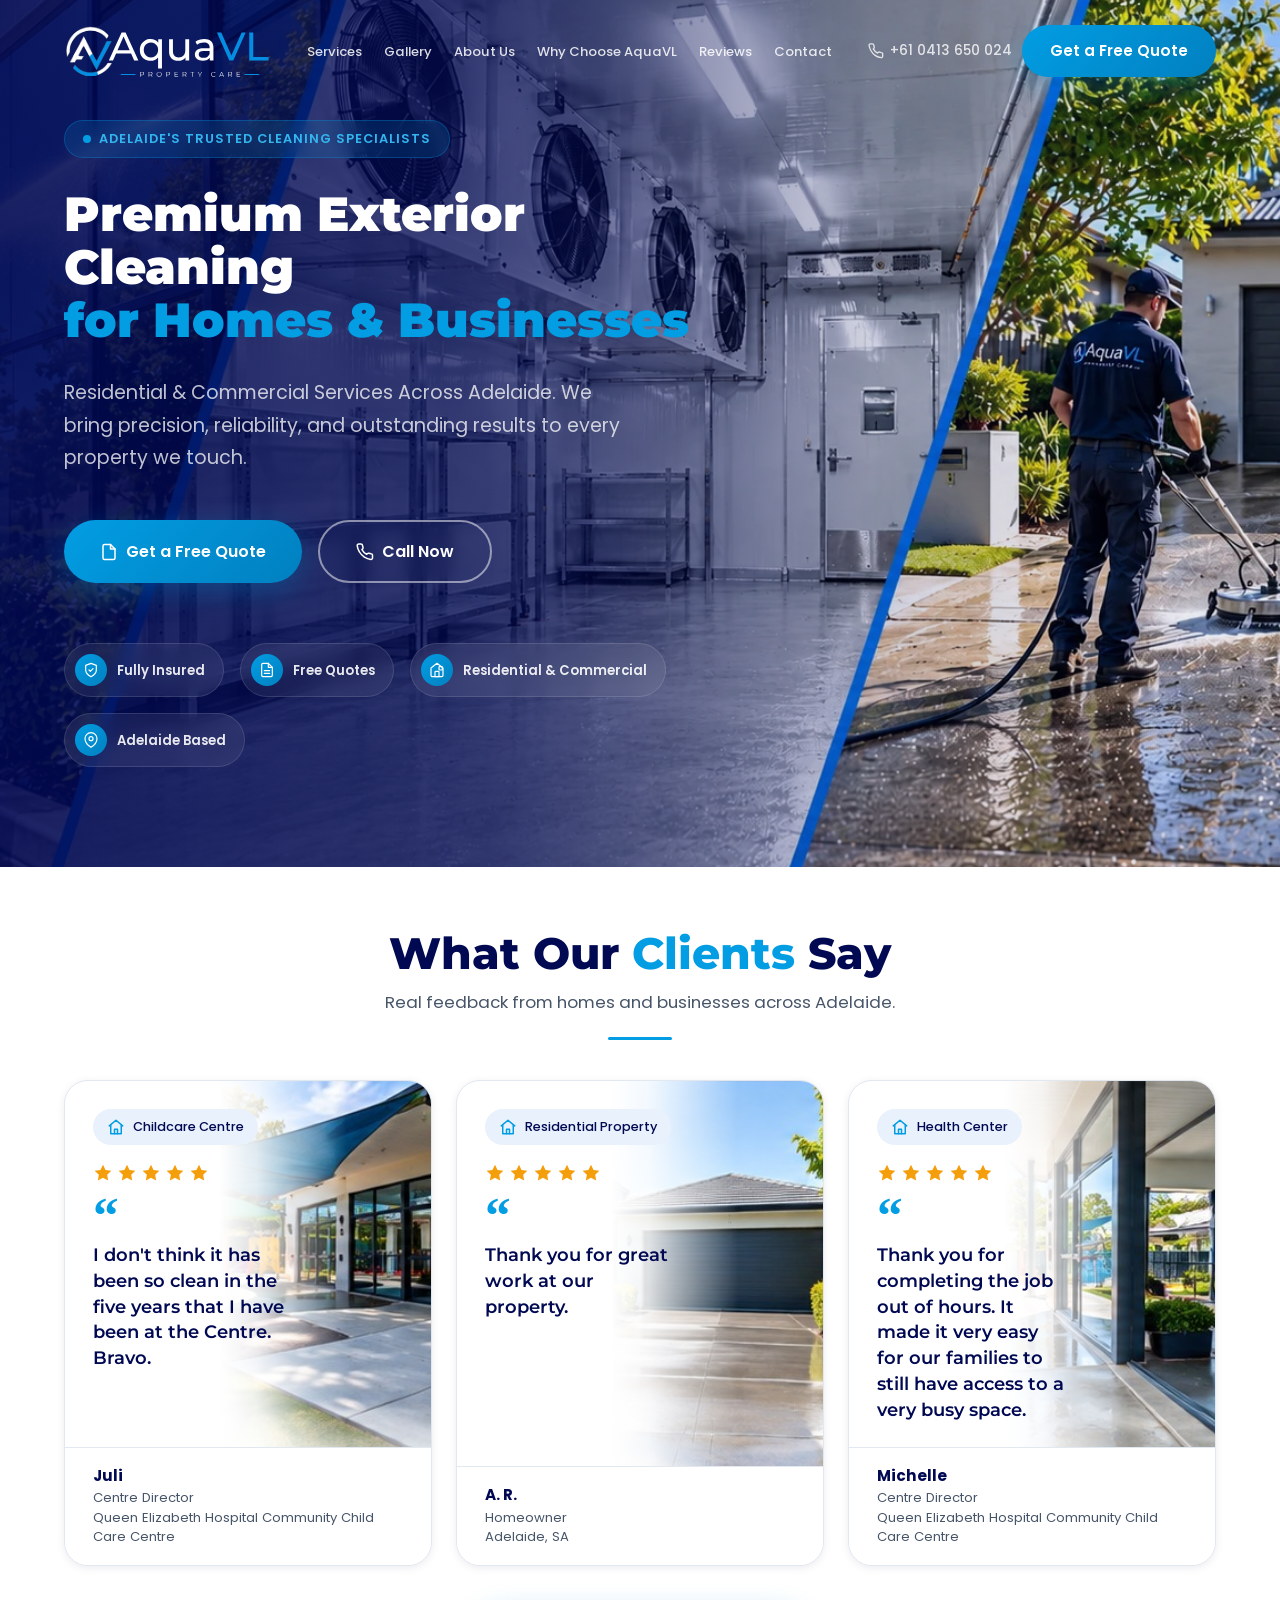
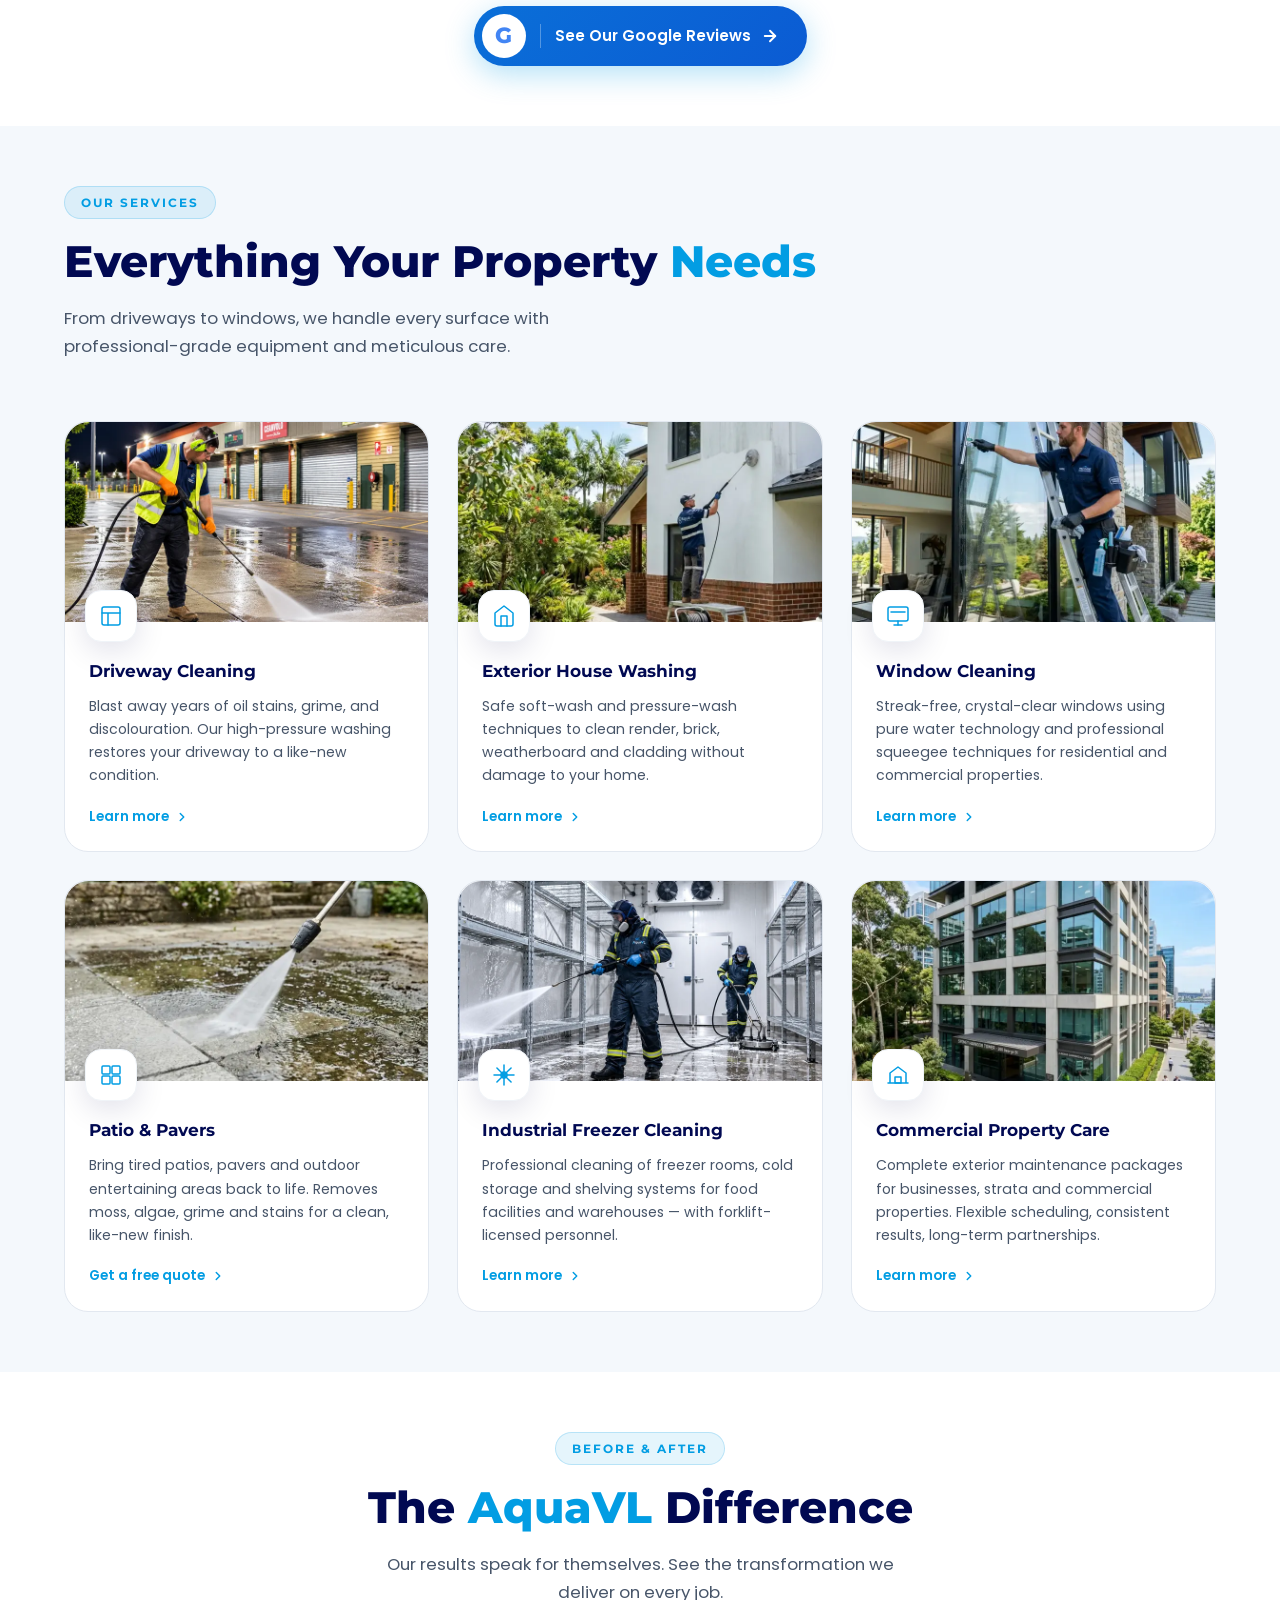
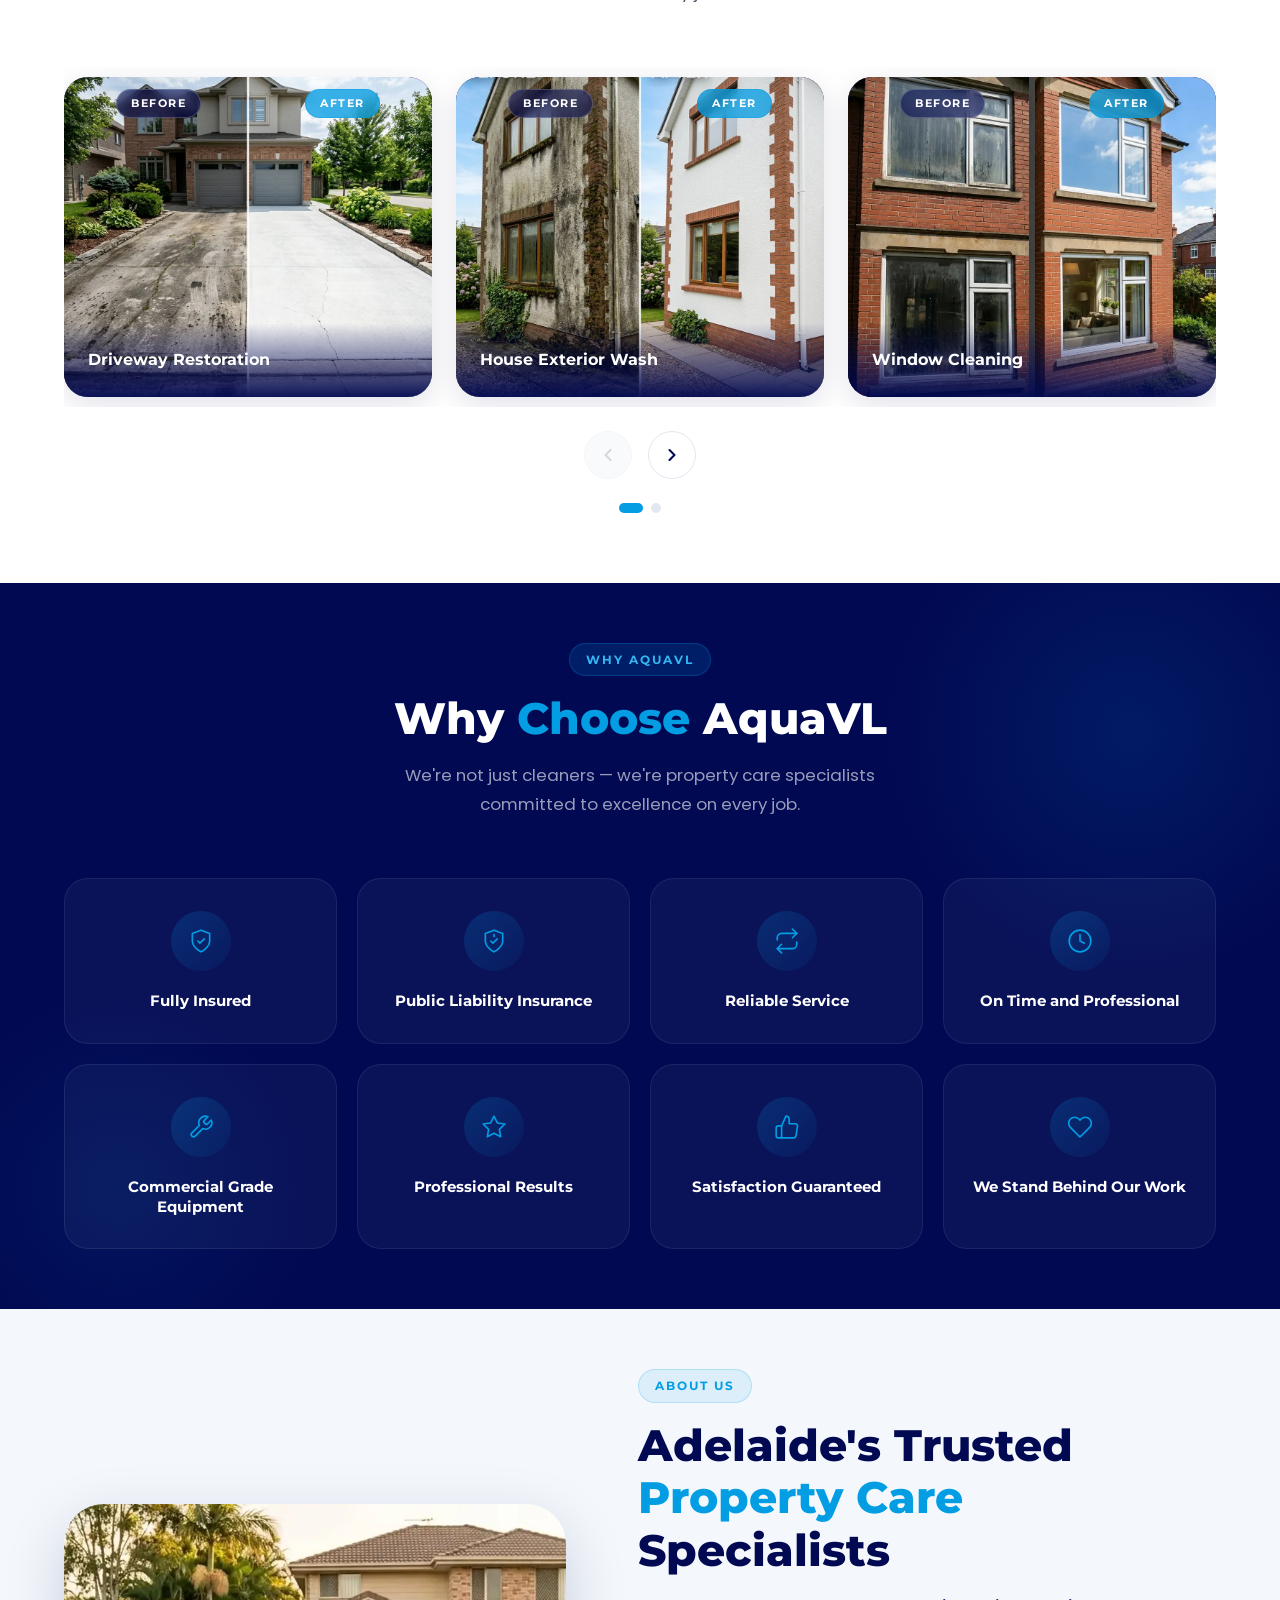
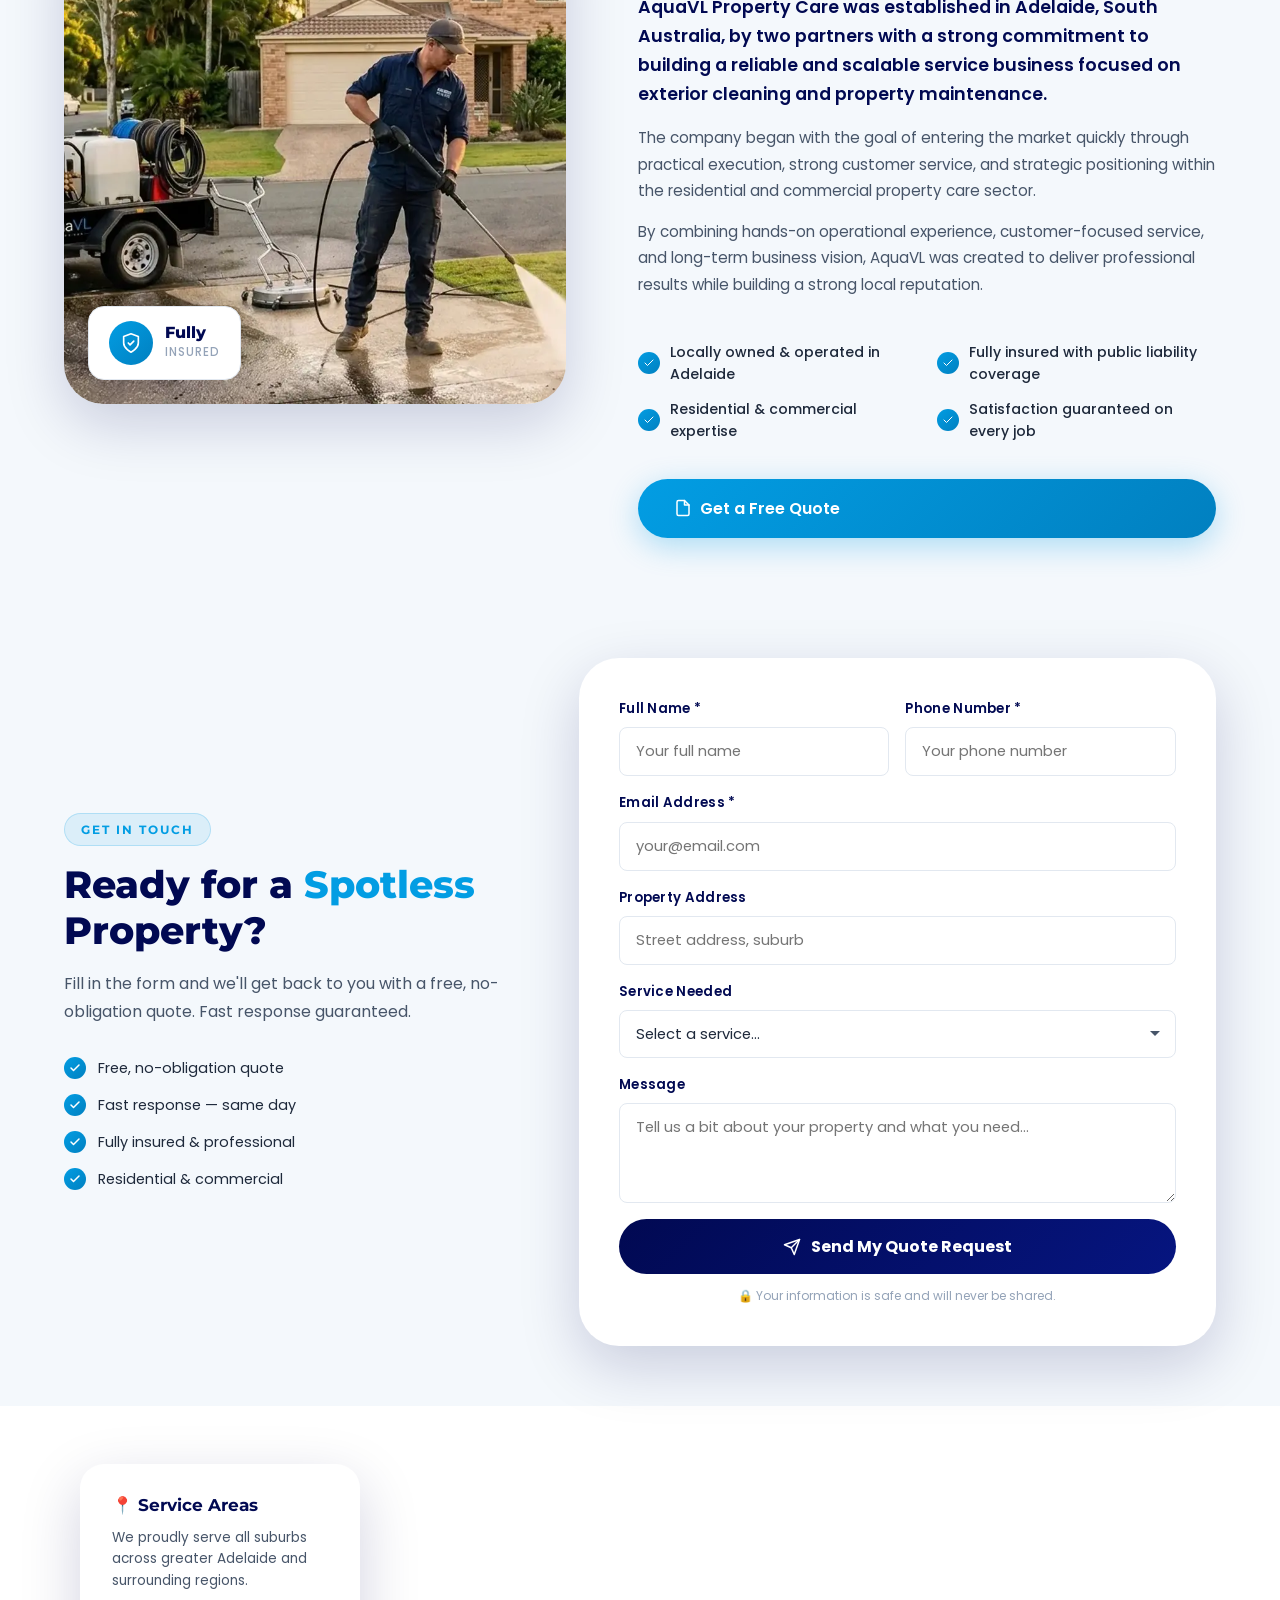
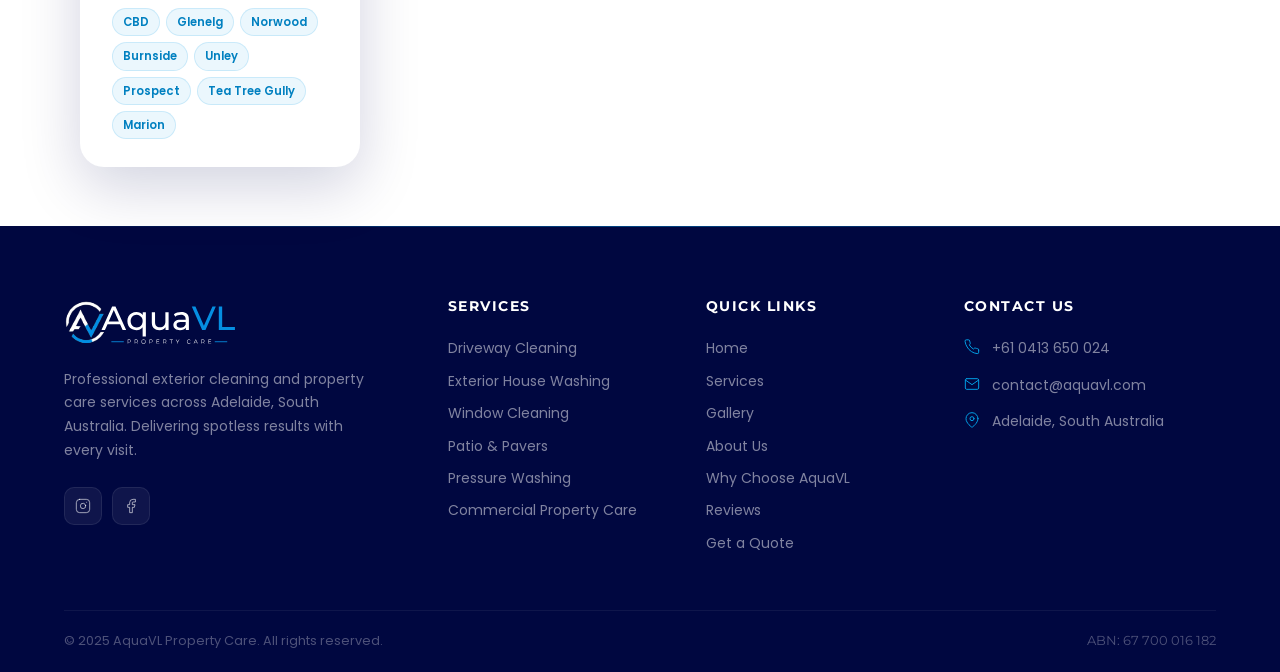
<file: index.html>
<!DOCTYPE html>
<html lang="en">

<head>
  <meta charset="UTF-8" />
  <meta name="viewport" content="width=device-width, initial-scale=1.0" />
  <title>AquaVL Property Care | Professional Exterior Cleaning Adelaide</title>
  <meta name="description"
    content="AquaVL Property Care offers professional exterior cleaning services in Adelaide, SA. Driveway cleaning, pressure washing, window cleaning, exterior house washing and more. Get a free quote today!" />
  <meta name="keywords"
    content="Exterior Cleaning Adelaide, Pressure Washing Adelaide, Driveway Cleaning Adelaide, Property Care Adelaide, Commercial Cleaning Adelaide, Window Cleaning Adelaide" />
  <meta name="robots" content="index, follow" />
  <meta property="og:title" content="AquaVL Property Care | Professional Exterior Cleaning Adelaide" />
  <meta property="og:description"
    content="Professional exterior cleaning and property care services across Adelaide, SA. Residential and commercial." />
  <meta property="og:type" content="website" />
  <meta property="og:url" content="https://aquavl.com.au" />
  <link rel="canonical" href="https://aquavl.com.au" />

  <!-- Schema Markup: Local Business -->
  <script type="application/ld+json">
  {
    "@context": "https://schema.org",
    "@type": "LocalBusiness",
    "name": "AquaVL Property Care",
    "description": "Professional exterior cleaning and property care services in Adelaide, South Australia.",
    "url": "https://aquavl.com.au",
    "telephone": "+61413650024",
    "email": "contact@aquavl.com",
    "address": {
      "@type": "PostalAddress",
      "addressLocality": "Adelaide",
      "addressRegion": "SA",
      "addressCountry": "AU"
    },
    "areaServed": "Adelaide, South Australia",
    "serviceType": ["Driveway Cleaning", "Exterior House Washing", "Window Cleaning", "Pressure Washing", "Commercial Property Care"],
    "priceRange": "$$"
  }
  </script>

  <!-- Preconnect for Google Fonts (non-blocking) -->
  <link rel="preconnect" href="https://fonts.googleapis.com" />
  <link rel="preconnect" href="https://fonts.gstatic.com" crossorigin />
  <link rel="stylesheet"
    href="https://fonts.googleapis.com/css2?family=Poppins:wght@300;400;500;600;700;800;900&family=Montserrat:wght@400;500;600;700;800&display=swap"
    media="print" onload="this.media='all'" />
  <noscript>
    <link rel="stylesheet"
      href="https://fonts.googleapis.com/css2?family=Poppins:wght@300;400;500;600;700;800;900&family=Montserrat:wght@400;500;600;700;800&display=swap" />
  </noscript>

  <!-- Preload critical hero image -->
  <link rel="preload" as="image" href="assets/images/hero-capa-2.webp" fetchpriority="high" />

  <link rel="stylesheet" href="css/style.css" />
</head>

<body>

  <!-- ============================================================
       MOBILE MENU
  ============================================================ -->
  <div class="mobile-menu" id="mobileMenu" role="dialog" aria-label="Navigation menu">
    <a href="#services" onclick="closeMobileMenu()">Services</a>
    <a href="#gallery" onclick="closeMobileMenu()">Gallery</a>
    <a href="#about" onclick="closeMobileMenu()">About Us</a>
    <a href="#why-us" onclick="closeMobileMenu()">Why Choose AquaVL</a>
    <a href="#reviews" onclick="closeMobileMenu()">Reviews</a>
    <a href="#quote" onclick="closeMobileMenu()">Contact</a>
    <a href="tel:+61413650024" class="btn btn-primary btn-lg" style="margin-top:8px;">
      <svg xmlns="http://www.w3.org/2000/svg" viewBox="0 0 24 24" fill="none" stroke="currentColor" stroke-width="2"
        stroke-linecap="round" stroke-linejoin="round" width="18" height="18">
        <path
          d="M22 16.92v3a2 2 0 0 1-2.18 2 19.79 19.79 0 0 1-8.63-3.07A19.5 19.5 0 0 1 4.69 12 19.79 19.79 0 0 1 1.61 3.4 2 2 0 0 1 3.6 1.22h3a2 2 0 0 1 2 1.72 12.84 12.84 0 0 0 .7 2.81 2 2 0 0 1-.45 2.11L7.91 8.8a16 16 0 0 0 6.29 6.29l.95-.94a2 2 0 0 1 2.11-.45 12.84 12.84 0 0 0 2.81.7A2 2 0 0 1 22 16.92z" />
      </svg>
      Call Now
    </a>
  </div>

  <!-- ============================================================
       NAVBAR
  ============================================================ -->
  <header id="navbar" role="banner">
    <div class="container">
      <nav class="nav-inner" aria-label="Main navigation">
        <a href="#hero" class="nav-logo" aria-label="AquaVL Property Care - Home">
          <img src="assets/logos/log_white_svg.svg" alt="AquaVL Property Care Logo" id="navLogo" width="120"
            height="62" />
        </a>

        <ul class="nav-links" role="list">
          <li><a href="#services">Services</a></li>
          <li><a href="#gallery">Gallery</a></li>
          <li><a href="#about">About Us</a></li>
          <li><a href="#why-us">Why Choose AquaVL</a></li>
          <li><a href="#reviews">Reviews</a></li>
          <li><a href="#quote">Contact</a></li>
        </ul>

        <div class="nav-cta">
          <a href="tel:+61413650024" class="nav-phone" aria-label="Call us">
            <svg xmlns="http://www.w3.org/2000/svg" viewBox="0 0 24 24" fill="none" stroke="currentColor"
              stroke-width="2" stroke-linecap="round" stroke-linejoin="round">
              <path
                d="M22 16.92v3a2 2 0 0 1-2.18 2 19.79 19.79 0 0 1-8.63-3.07A19.5 19.5 0 0 1 4.69 12 19.79 19.79 0 0 1 1.61 3.4 2 2 0 0 1 3.6 1.22h3a2 2 0 0 1 2 1.72 12.84 12.84 0 0 0 .7 2.81 2 2 0 0 1-.45 2.11L7.91 8.8a16 16 0 0 0 6.29 6.29l.95-.94a2 2 0 0 1 2.11-.45 12.84 12.84 0 0 0 2.81.7A2 2 0 0 1 22 16.92z" />
            </svg>
            +61 0413 650 024
          </a>
          <a href="#quote" class="btn btn-primary" id="navQuoteBtn">Get a Free Quote</a>
        </div>

        <a href="#quote" class="nav-scroll-cta btn btn-primary" id="navScrollCta" aria-label="Get a free quote">
          <svg xmlns="http://www.w3.org/2000/svg" width="15" height="15" viewBox="0 0 24 24" fill="none"
            stroke="currentColor" stroke-width="2" stroke-linecap="round" stroke-linejoin="round">
            <path d="M14 2H6a2 2 0 0 0-2 2v16a2 2 0 0 0 2 2h12a2 2 0 0 0 2-2V8z" />
            <polyline points="14 2 14 8 20 8" />
          </svg>
          Get a Free Quote
        </a>

        <button class="hamburger" id="hamburger" aria-label="Open menu" aria-expanded="false">
          <span></span>
          <span></span>
          <span></span>
        </button>
      </nav>
    </div>
  </header>

  <!-- ============================================================
       HERO SECTION
  ============================================================ -->
  <main>
    <section id="hero" aria-labelledby="heroTitle">
      <!-- Hero background as img for priority loading -->
      <img src="assets/images/hero-capa-2.webp" alt="" aria-hidden="true" class="hero-bg" fetchpriority="high"
        loading="eager" width="1916" height="821" />
      <div class="hero-overlay" aria-hidden="true"></div>

      <div class="container">
        <div class="hero-content">
          <div class="hero-badge">
            <div class="hero-badge-dot"></div>
            <span>Adelaide's Trusted Cleaning Specialists</span>
          </div>

          <h1 class="hero-title" id="heroTitle">
            Premium Exterior Cleaning
            <span class="accent">for Homes &amp; Businesses</span>
          </h1>

          <p class="hero-subtitle">
            Residential &amp; Commercial Services Across Adelaide. We bring precision, reliability, and outstanding
            results to every property we touch.
          </p>

          <div class="hero-buttons">
            <a href="#quote" class="btn btn-primary btn-lg" id="heroQuoteBtn">
              <svg xmlns="http://www.w3.org/2000/svg" width="18" height="18" viewBox="0 0 24 24" fill="none"
                stroke="currentColor" stroke-width="2" stroke-linecap="round" stroke-linejoin="round">
                <path d="M14 2H6a2 2 0 0 0-2 2v16a2 2 0 0 0 2 2h12a2 2 0 0 0 2-2V8z" />
                <polyline points="14 2 14 8 20 8" />
              </svg>
              Get a Free Quote
            </a>
            <a href="tel:+61413650024" class="btn btn-secondary btn-lg" id="heroCallBtn">
              <svg xmlns="http://www.w3.org/2000/svg" width="18" height="18" viewBox="0 0 24 24" fill="none"
                stroke="currentColor" stroke-width="2" stroke-linecap="round" stroke-linejoin="round">
                <path
                  d="M22 16.92v3a2 2 0 0 1-2.18 2 19.79 19.79 0 0 1-8.63-3.07A19.5 19.5 0 0 1 4.69 12 19.79 19.79 0 0 1 1.61 3.4 2 2 0 0 1 3.6 1.22h3a2 2 0 0 1 2 1.72 12.84 12.84 0 0 0 .7 2.81 2 2 0 0 1-.45 2.11L7.91 8.8a16 16 0 0 0 6.29 6.29l.95-.94a2 2 0 0 1 2.11-.45 12.84 12.84 0 0 0 2.81.7A2 2 0 0 1 22 16.92z" />
              </svg>
              Call Now
            </a>
          </div>

          <div class="hero-badges" role="list" aria-label="Key features">
            <div class="hero-badge-item" role="listitem">
              <div class="hero-badge-icon">
                <svg xmlns="http://www.w3.org/2000/svg" viewBox="0 0 24 24" fill="none" stroke="currentColor"
                  stroke-width="1.8" stroke-linecap="round" stroke-linejoin="round">
                  <path d="M12 22s8-4 8-10V5l-8-3-8 3v7c0 6 8 10 8 10z" />
                  <polyline points="9 12 11 14 15 10" />
                </svg>
              </div>
              <span>Fully Insured</span>
            </div>
            <div class="hero-badge-item" role="listitem">
              <div class="hero-badge-icon">
                <svg xmlns="http://www.w3.org/2000/svg" viewBox="0 0 24 24" fill="none" stroke="currentColor"
                  stroke-width="1.8" stroke-linecap="round" stroke-linejoin="round">
                  <path d="M14 2H6a2 2 0 0 0-2 2v16a2 2 0 0 0 2 2h12a2 2 0 0 0 2-2V8z" />
                  <polyline points="14 2 14 8 20 8" />
                  <line x1="16" y1="13" x2="8" y2="13" />
                  <line x1="16" y1="17" x2="8" y2="17" />
                </svg>
              </div>
              <span>Free Quotes</span>
            </div>
            <div class="hero-badge-item" role="listitem">
              <div class="hero-badge-icon">
                <svg xmlns="http://www.w3.org/2000/svg" viewBox="0 0 24 24" fill="none" stroke="currentColor"
                  stroke-width="1.8" stroke-linecap="round" stroke-linejoin="round">
                  <path d="M3 9l9-7 9 7v11a2 2 0 0 1-2 2H5a2 2 0 0 1-2-2z" />
                  <rect x="9" y="14" width="6" height="8" rx="1" />
                  <rect x="15" y="7" width="5" height="5" rx="1" />
                </svg>
              </div>
              <span>Residential &amp; Commercial</span>
            </div>
            <div class="hero-badge-item" role="listitem">
              <div class="hero-badge-icon">
                <svg xmlns="http://www.w3.org/2000/svg" viewBox="0 0 24 24" fill="none" stroke="currentColor"
                  stroke-width="1.8" stroke-linecap="round" stroke-linejoin="round">
                  <path d="M21 10c0 7-9 13-9 13s-9-6-9-13a9 9 0 0 1 18 0z" />
                  <circle cx="12" cy="10" r="3" />
                </svg>
              </div>
              <span>Adelaide Based</span>
            </div>
          </div>
        </div>
      </div>

    </section>


    <!-- ============================================================
         CLIENT TESTIMONIALS SECTION
    ============================================================ -->
    <section id="reviews" aria-labelledby="reviewsTitle">
      <div class="container">
        <div class="reviews-header text-center reveal">
          <h2 class="section-title" id="reviewsTitle">What Our <span>Clients</span> Say</h2>
          <p class="section-subtitle">Real feedback from homes and businesses across Adelaide.</p>
          <div class="reviews-divider"></div>
        </div>

        <div class="testimonials-grid reveal">
          <article class="testimonial-card">
            <div class="testimonial-main">
              <span class="testimonial-tag"><svg viewBox="0 0 24 24" fill="none" stroke="currentColor" stroke-width="2" stroke-linecap="round" stroke-linejoin="round"><path d="M3 10.5 12 3l9 7.5"/><path d="M5 9.5V21h14V9.5"/><path d="M10 21v-6h4v6"/></svg>Childcare Centre</span>
              <div class="review-stars" aria-label="5 stars"><svg viewBox="0 0 24 24"><polygon points="12 2 15.09 8.26 22 9.27 17 14.14 18.18 21.02 12 17.77 5.82 21.02 7 14.14 2 9.27 8.91 8.26 12 2" /></svg><svg viewBox="0 0 24 24"><polygon points="12 2 15.09 8.26 22 9.27 17 14.14 18.18 21.02 12 17.77 5.82 21.02 7 14.14 2 9.27 8.91 8.26 12 2" /></svg><svg viewBox="0 0 24 24"><polygon points="12 2 15.09 8.26 22 9.27 17 14.14 18.18 21.02 12 17.77 5.82 21.02 7 14.14 2 9.27 8.91 8.26 12 2" /></svg><svg viewBox="0 0 24 24"><polygon points="12 2 15.09 8.26 22 9.27 17 14.14 18.18 21.02 12 17.77 5.82 21.02 7 14.14 2 9.27 8.91 8.26 12 2" /></svg><svg viewBox="0 0 24 24"><polygon points="12 2 15.09 8.26 22 9.27 17 14.14 18.18 21.02 12 17.77 5.82 21.02 7 14.14 2 9.27 8.91 8.26 12 2" /></svg></div>
              <blockquote class="testimonial-quote">I don't think it has been so clean in the five years that I have been at the Centre. Bravo.</blockquote>
            </div>
            <div class="testimonial-photo" style="background-image:url('assets/images/review-childcare-1.jpg')" role="img" aria-hidden="true"></div>
            <div class="testimonial-author">
              <div class="testimonial-name">Juli</div>
              <div class="testimonial-meta">Centre Director</div>
                  <div class="testimonial-meta">Queen Elizabeth Hospital Community Child Care Centre</div>
            </div>
          </article>
          <article class="testimonial-card">
            <div class="testimonial-main">
              <span class="testimonial-tag"><svg viewBox="0 0 24 24" fill="none" stroke="currentColor" stroke-width="2" stroke-linecap="round" stroke-linejoin="round"><path d="M3 10.5 12 3l9 7.5"/><path d="M5 9.5V21h14V9.5"/><path d="M10 21v-6h4v6"/></svg>Residential Property</span>
              <div class="review-stars" aria-label="5 stars"><svg viewBox="0 0 24 24"><polygon points="12 2 15.09 8.26 22 9.27 17 14.14 18.18 21.02 12 17.77 5.82 21.02 7 14.14 2 9.27 8.91 8.26 12 2" /></svg><svg viewBox="0 0 24 24"><polygon points="12 2 15.09 8.26 22 9.27 17 14.14 18.18 21.02 12 17.77 5.82 21.02 7 14.14 2 9.27 8.91 8.26 12 2" /></svg><svg viewBox="0 0 24 24"><polygon points="12 2 15.09 8.26 22 9.27 17 14.14 18.18 21.02 12 17.77 5.82 21.02 7 14.14 2 9.27 8.91 8.26 12 2" /></svg><svg viewBox="0 0 24 24"><polygon points="12 2 15.09 8.26 22 9.27 17 14.14 18.18 21.02 12 17.77 5.82 21.02 7 14.14 2 9.27 8.91 8.26 12 2" /></svg><svg viewBox="0 0 24 24"><polygon points="12 2 15.09 8.26 22 9.27 17 14.14 18.18 21.02 12 17.77 5.82 21.02 7 14.14 2 9.27 8.91 8.26 12 2" /></svg></div>
              <blockquote class="testimonial-quote">Thank you for great work at our property.</blockquote>
            </div>
            <div class="testimonial-photo" style="background-image:url('assets/images/review-residential.jpg')" role="img" aria-hidden="true"></div>
            <div class="testimonial-author">
              <div class="testimonial-name">A. R.</div>
              <div class="testimonial-meta">Homeowner</div>
                  <div class="testimonial-meta">Adelaide, SA</div>
            </div>
          </article>
          <article class="testimonial-card">
            <div class="testimonial-main">
              <span class="testimonial-tag"><svg viewBox="0 0 24 24" fill="none" stroke="currentColor" stroke-width="2" stroke-linecap="round" stroke-linejoin="round"><path d="M3 10.5 12 3l9 7.5"/><path d="M5 9.5V21h14V9.5"/><path d="M10 21v-6h4v6"/></svg>Health Center</span>
              <div class="review-stars" aria-label="5 stars"><svg viewBox="0 0 24 24"><polygon points="12 2 15.09 8.26 22 9.27 17 14.14 18.18 21.02 12 17.77 5.82 21.02 7 14.14 2 9.27 8.91 8.26 12 2" /></svg><svg viewBox="0 0 24 24"><polygon points="12 2 15.09 8.26 22 9.27 17 14.14 18.18 21.02 12 17.77 5.82 21.02 7 14.14 2 9.27 8.91 8.26 12 2" /></svg><svg viewBox="0 0 24 24"><polygon points="12 2 15.09 8.26 22 9.27 17 14.14 18.18 21.02 12 17.77 5.82 21.02 7 14.14 2 9.27 8.91 8.26 12 2" /></svg><svg viewBox="0 0 24 24"><polygon points="12 2 15.09 8.26 22 9.27 17 14.14 18.18 21.02 12 17.77 5.82 21.02 7 14.14 2 9.27 8.91 8.26 12 2" /></svg><svg viewBox="0 0 24 24"><polygon points="12 2 15.09 8.26 22 9.27 17 14.14 18.18 21.02 12 17.77 5.82 21.02 7 14.14 2 9.27 8.91 8.26 12 2" /></svg></div>
              <blockquote class="testimonial-quote">Thank you for completing the job out of hours. It made it very easy for our families to still have access to a very busy space.</blockquote>
            </div>
            <div class="testimonial-photo" style="background-image:url('assets/images/review-childcare-2.jpg')" role="img" aria-hidden="true"></div>
            <div class="testimonial-author">
              <div class="testimonial-name">Michelle</div>
              <div class="testimonial-meta">Centre Director</div>
                  <div class="testimonial-meta">Queen Elizabeth Hospital Community Child Care Centre</div>
            </div>
          </article>
        </div>

        <div class="google-cta reveal">
          <a href="https://www.google.com/maps/place/AquaVL+Property+Care/@-34.9997589,138.2815231,10z/data=!3m1!4b1!4m6!3m5!1s0x17a7f6501771fab:0xeba98ec01f7d978a!8m2!3d-35.000767!4d138.6111598!16s%2Fg%2F11zbp9cdh4?entry=ttu&g_ep=EgoyMDI2MDYxNi4wIKXMDSoASAFQAw%3D%3D"
            target="_blank" rel="noopener noreferrer" class="google-btn" id="googleReviewsBtn">
            <span class="google-btn-g">G</span>
            <span class="google-btn-text">See Our Google Reviews
              <svg viewBox="0 0 24 24" fill="none" stroke="currentColor" stroke-width="2.5" stroke-linecap="round" stroke-linejoin="round" width="18" height="18"><line x1="5" y1="12" x2="19" y2="12"/><polyline points="12 5 19 12 12 19"/></svg>
            </span>
          </a>
        </div>
      </div>
    </section>

    <!-- ============================================================
         SERVICES SECTION
    ============================================================ -->
    <section id="services" aria-labelledby="servicesTitle">
      <div class="container">
        <div class="services-header reveal">
          <div class="section-tag">Our Services</div>
          <h2 class="section-title" id="servicesTitle">Everything Your Property <span>Needs</span></h2>
          <p class="section-subtitle">From driveways to windows, we handle every surface with professional-grade
            equipment and meticulous care.</p>
        </div>

        <div class="services-grid">

          <article class="service-card reveal reveal-delay-1">
            <div class="service-card-image">
              <img src="assets/images/service-driveway.webp" alt="Driveway Cleaning Adelaide" loading="lazy" />
              <div class="service-icon">
                <svg xmlns="http://www.w3.org/2000/svg" viewBox="0 0 24 24" fill="none" stroke="currentColor"
                  stroke-width="1.5" stroke-linecap="round" stroke-linejoin="round">
                  <rect x="3" y="3" width="18" height="18" rx="2" />
                  <path d="M3 9h18M9 21V9" />
                </svg>
              </div>
            </div>
            <div class="service-card-body">
              <h3>Driveway Cleaning</h3>
              <p>Blast away years of oil stains, grime, and discolouration. Our high-pressure washing restores your
                driveway to a like-new condition.</p>
              <a href="services/driveway-cleaning.html" class="service-learn-more"
                aria-label="Learn more about Driveway Cleaning">
                Learn more
                <svg xmlns="http://www.w3.org/2000/svg" viewBox="0 0 24 24" fill="none" stroke="currentColor"
                  stroke-width="2.5" stroke-linecap="round" stroke-linejoin="round">
                  <polyline points="9 18 15 12 9 6" />
                </svg>
              </a>
            </div>
          </article>

          <article class="service-card reveal reveal-delay-2">
            <div class="service-card-image">
              <img src="assets/images/service-house-washing.webp" alt="Exterior House Washing Adelaide"
                loading="lazy" />
              <div class="service-icon">
                <svg xmlns="http://www.w3.org/2000/svg" viewBox="0 0 24 24" fill="none" stroke="currentColor"
                  stroke-width="1.5" stroke-linecap="round" stroke-linejoin="round">
                  <path d="M3 9l9-7 9 7v11a2 2 0 0 1-2 2H5a2 2 0 0 1-2-2z" />
                  <polyline points="9 22 9 12 15 12 15 22" />
                </svg>
              </div>
            </div>
            <div class="service-card-body">
              <h3>Exterior House Washing</h3>
              <p>Safe soft-wash and pressure-wash techniques to clean render, brick, weatherboard and cladding without
                damage to your home.</p>
              <a href="services/exterior-house-washing.html" class="service-learn-more"
                aria-label="Learn more about Exterior House Washing">
                Learn more
                <svg xmlns="http://www.w3.org/2000/svg" viewBox="0 0 24 24" fill="none" stroke="currentColor"
                  stroke-width="2.5" stroke-linecap="round" stroke-linejoin="round">
                  <polyline points="9 18 15 12 9 6" />
                </svg>
              </a>
            </div>
          </article>

          <article class="service-card reveal reveal-delay-3">
            <div class="service-card-image">
              <img src="assets/images/service-window-cleaning.webp" alt="Window Cleaning Adelaide" loading="lazy" />
              <div class="service-icon">
                <svg xmlns="http://www.w3.org/2000/svg" viewBox="0 0 24 24" fill="none" stroke="currentColor"
                  stroke-width="1.5" stroke-linecap="round" stroke-linejoin="round">
                  <rect x="2" y="3" width="20" height="14" rx="2" />
                  <line x1="8" y1="21" x2="16" y2="21" />
                  <line x1="12" y1="17" x2="12" y2="21" />
                  <line x1="5" y1="8" x2="19" y2="8" />
                </svg>
              </div>
            </div>
            <div class="service-card-body">
              <h3>Window Cleaning</h3>
              <p>Streak-free, crystal-clear windows using pure water technology and professional squeegee techniques for
                residential and commercial properties.</p>
              <a href="services/window-cleaning.html" class="service-learn-more"
                aria-label="Learn more about Window Cleaning">
                Learn more
                <svg xmlns="http://www.w3.org/2000/svg" viewBox="0 0 24 24" fill="none" stroke="currentColor"
                  stroke-width="2.5" stroke-linecap="round" stroke-linejoin="round">
                  <polyline points="9 18 15 12 9 6" />
                </svg>
              </a>
            </div>
          </article>

          <article class="service-card reveal reveal-delay-1">
            <div class="service-card-image">
              <img src="assets/images/service-pressure-washing.webp" alt="Patio and Pavers Cleaning Adelaide" loading="lazy" />
              <div class="service-icon">
                <svg xmlns="http://www.w3.org/2000/svg" viewBox="0 0 24 24" fill="none" stroke="currentColor"
                  stroke-width="1.5" stroke-linecap="round" stroke-linejoin="round">
                  <rect x="3" y="3" width="8" height="8" rx="1" />
                  <rect x="13" y="3" width="8" height="8" rx="1" />
                  <rect x="3" y="13" width="8" height="8" rx="1" />
                  <rect x="13" y="13" width="8" height="8" rx="1" />
                </svg>
              </div>
            </div>
            <div class="service-card-body">
              <h3>Patio &amp; Pavers</h3>
              <p>Bring tired patios, pavers and outdoor entertaining areas back to life. Removes moss, algae, grime and
                stains for a clean, like-new finish.</p>
              <a href="#contact" class="service-learn-more" aria-label="Get a free quote for Patio and Pavers cleaning">
                Get a free quote
                <svg xmlns="http://www.w3.org/2000/svg" viewBox="0 0 24 24" fill="none" stroke="currentColor"
                  stroke-width="2.5" stroke-linecap="round" stroke-linejoin="round">
                  <polyline points="9 18 15 12 9 6" />
                </svg>
              </a>
            </div>
          </article>
          <article class="service-card reveal reveal-delay-2">
            <div class="service-card-image">
              <img src="assets/images/service-freezer-cleaning.webp" alt="Industrial Freezer Cleaning Adelaide"
                loading="lazy" />
              <div class="service-icon">
                <svg xmlns="http://www.w3.org/2000/svg" viewBox="0 0 24 24" fill="none" stroke="currentColor"
                  stroke-width="1.5" stroke-linecap="round" stroke-linejoin="round">
                  <path d="M12 2v20M2 12h20M4.93 4.93l14.14 14.14M19.07 4.93 4.93 19.07" />
                  <circle cx="12" cy="12" r="3" />
                </svg>
              </div>
            </div>
            <div class="service-card-body">
              <h3>Industrial Freezer Cleaning</h3>
              <p>Professional cleaning of freezer rooms, cold storage and shelving systems for food facilities and
                warehouses — with forklift-licensed personnel.</p>
              <a href="services/freezer-cleaning.html" class="service-learn-more"
                aria-label="Learn more about Industrial Freezer Cleaning">
                Learn more
                <svg xmlns="http://www.w3.org/2000/svg" viewBox="0 0 24 24" fill="none" stroke="currentColor"
                  stroke-width="2.5" stroke-linecap="round" stroke-linejoin="round">
                  <polyline points="9 18 15 12 9 6" />
                </svg>
              </a>
            </div>
          </article>

          <article class="service-card reveal reveal-delay-3">
            <div class="service-card-image">
              <img src="assets/images/service-commercial.webp" alt="Commercial Property Care Adelaide" loading="lazy" />
              <div class="service-icon">
                <svg xmlns="http://www.w3.org/2000/svg" viewBox="0 0 24 24" fill="none" stroke="currentColor"
                  stroke-width="1.5" stroke-linecap="round" stroke-linejoin="round">
                  <path d="M2 20h20M4 20V10l8-6 8 6v10" />
                  <rect x="9" y="14" width="6" height="6" />
                </svg>
              </div>
            </div>
            <div class="service-card-body">
              <h3>Commercial Property Care</h3>
              <p>Complete exterior maintenance packages for businesses, strata and commercial properties. Flexible
                scheduling, consistent results, long-term partnerships.</p>
              <a href="services/commercial-property-care.html" class="service-learn-more"
                aria-label="Learn more about Commercial Property Care">
                Learn more
                <svg xmlns="http://www.w3.org/2000/svg" viewBox="0 0 24 24" fill="none" stroke="currentColor"
                  stroke-width="2.5" stroke-linecap="round" stroke-linejoin="round">
                  <polyline points="9 18 15 12 9 6" />
                </svg>
              </a>
            </div>
          </article>

        </div>
      </div>
    </section>

    <!-- ============================================================
         BEFORE & AFTER GALLERY
    ============================================================ -->
    <section id="gallery" aria-labelledby="galleryTitle">
      <div class="container">
        <div class="gallery-header text-center reveal">
          <div class="section-tag">Before &amp; After</div>
          <h2 class="section-title" id="galleryTitle">The <span>AquaVL</span> Difference</h2>
          <p class="section-subtitle">Our results speak for themselves. See the transformation we deliver on every job.
          </p>
        </div>

        <div class="gallery-carousel-container reveal">
          <div class="gallery-carousel-track-wrapper" id="galleryCarouselWrapper">
            <div class="gallery-carousel-track" id="galleryCarouselTrack">

              <article class="gallery-card">
                <div class="gallery-split-labels">
                  <span>Before</span>
                  <span>After</span>
                </div>
                <img src="assets/images/before-after-driveway.webp"
                  alt="Before and after driveway pressure washing in Adelaide — dramatic cleaning result"
                  loading="lazy" />
                <div class="gallery-label">
                  <h3>Driveway Restoration</h3>
                </div>
              </article>

              <article class="gallery-card">
                <div class="gallery-split-labels">
                  <span>Before</span>
                  <span>After</span>
                </div>
                <img src="assets/images/before-after-house.webp"
                  alt="Before and after exterior house washing in Adelaide — algae removal and bright clean result"
                  loading="lazy" />
                <div class="gallery-label">
                  <h3>House Exterior Wash</h3>
                </div>
              </article>


              <article class="gallery-card">
                <div class="gallery-split-labels">
                  <span>Before</span>
                  <span>After</span>
                </div>
                <img src="assets/images/before-after-windows.webp"
                  alt="Before and after window cleaning in Adelaide — streak-free crystal clear result"
                  loading="lazy" />
                <div class="gallery-label">
                  <h3>Window Cleaning</h3>
                </div>
              </article>

              <article class="gallery-card">
                <div class="gallery-split-labels">
                  <span>Before</span>
                  <span>After</span>
                </div>
                <img src="assets/images/before-after-patio.webp"
                  alt="Before and after patio pressure washing in Adelaide — pavers restored to like-new condition"
                  loading="lazy" />
                <div class="gallery-label">
                  <h3>Patio &amp; Pavers</h3>
                </div>
              </article>

            </div>
          </div>

          <!-- Gallery Carousel Controls -->
          <div class="carousel-controls">
            <button class="carousel-nav-btn prev" id="galleryPrevBtn" aria-label="Previous gallery item">
              <svg xmlns="http://www.w3.org/2000/svg" viewBox="0 0 24 24" fill="none" stroke="currentColor"
                stroke-width="2.5" stroke-linecap="round" stroke-linejoin="round" width="20" height="20">
                <polyline points="15 18 9 12 15 6" />
              </svg>
            </button>
            <button class="carousel-nav-btn next" id="galleryNextBtn" aria-label="Next gallery item">
              <svg xmlns="http://www.w3.org/2000/svg" viewBox="0 0 24 24" fill="none" stroke="currentColor"
                stroke-width="2.5" stroke-linecap="round" stroke-linejoin="round" width="20" height="20">
                <polyline points="9 18 15 12 9 6" />
              </svg>
            </button>
          </div>

          <!-- Gallery Pagination Dots -->
          <div class="carousel-dots" id="galleryCarouselDots"></div>
        </div>
      </div>
    </section>

    <!-- ============================================================
         WHY CHOOSE US
    ============================================================ -->
    <section id="why-us" aria-labelledby="whyUsTitle">
      <div class="container">
        <div class="why-us-header text-center reveal">
          <div class="section-tag">Why AquaVL</div>
          <h2 class="section-title" id="whyUsTitle">Why <span>Choose</span> AquaVL</h2>
          <p class="section-subtitle">We're not just cleaners — we're property care specialists committed to excellence
            on every job.</p>
        </div>

        <div class="why-us-grid">
          <div class="why-card reveal reveal-delay-1">
            <div class="why-icon">
              <svg xmlns="http://www.w3.org/2000/svg" viewBox="0 0 24 24" fill="none" stroke="currentColor"
                stroke-width="1.5" stroke-linecap="round" stroke-linejoin="round">
                <path d="M12 22s8-4 8-10V5l-8-3-8 3v7c0 6 8 10 8 10z" />
                <polyline points="9 12 11 14 15 10" />
              </svg>
            </div>
            <h3>Fully Insured</h3>
          </div>

          <div class="why-card reveal reveal-delay-2">
            <div class="why-icon">
              <svg xmlns="http://www.w3.org/2000/svg" viewBox="0 0 24 24" fill="none" stroke="currentColor"
                stroke-width="1.5" stroke-linecap="round" stroke-linejoin="round">
                <path d="M12 22s8-4 8-10V5l-8-3-8 3v7c0 6 8 10 8 10z" />
                <path d="M9 12l2 2 4-4" />
                <path d="M12 6v2" />
              </svg>
            </div>
            <h3>Public Liability Insurance</h3>
          </div>

          <div class="why-card reveal reveal-delay-3">
            <div class="why-icon">
              <svg xmlns="http://www.w3.org/2000/svg" viewBox="0 0 24 24" fill="none" stroke="currentColor"
                stroke-width="1.5" stroke-linecap="round" stroke-linejoin="round">
                <polyline points="17 1 21 5 17 9" />
                <path d="M3 11V9a4 4 0 0 1 4-4h14" />
                <polyline points="7 23 3 19 7 15" />
                <path d="M21 13v2a4 4 0 0 1-4 4H3" />
              </svg>
            </div>
            <h3>Reliable Service</h3>
          </div>

          <div class="why-card reveal reveal-delay-4">
            <div class="why-icon">
              <svg xmlns="http://www.w3.org/2000/svg" viewBox="0 0 24 24" fill="none" stroke="currentColor"
                stroke-width="1.5" stroke-linecap="round" stroke-linejoin="round">
                <circle cx="12" cy="12" r="10" />
                <polyline points="12 6 12 12 16 14" />
              </svg>
            </div>
            <h3>On Time and Professional</h3>
          </div>

          <div class="why-card reveal reveal-delay-5">
            <div class="why-icon">
              <svg xmlns="http://www.w3.org/2000/svg" viewBox="0 0 24 24" fill="none" stroke="currentColor"
                stroke-width="1.5" stroke-linecap="round" stroke-linejoin="round">
                <path
                  d="M14.7 6.3a1 1 0 0 0 0 1.4l1.6 1.6a1 1 0 0 0 1.4 0l3.77-3.77a6 6 0 0 1-7.94 7.94l-6.91 6.91a2.12 2.12 0 0 1-3-3l6.91-6.91a6 6 0 0 1 7.94-7.94l-3.76 3.76z" />
              </svg>
            </div>
            <h3>Commercial Grade Equipment</h3>
          </div>

          <div class="why-card reveal reveal-delay-1">
            <div class="why-icon">
              <svg xmlns="http://www.w3.org/2000/svg" viewBox="0 0 24 24" fill="none" stroke="currentColor"
                stroke-width="1.5" stroke-linecap="round" stroke-linejoin="round">
                <polygon
                  points="12 2 15.09 8.26 22 9.27 17 14.14 18.18 21.02 12 17.77 5.82 21.02 7 14.14 2 9.27 8.91 8.26 12 2" />
              </svg>
            </div>
            <h3>Professional Results</h3>
          </div>

          <div class="why-card reveal reveal-delay-2">
            <div class="why-icon">
              <svg xmlns="http://www.w3.org/2000/svg" viewBox="0 0 24 24" fill="none" stroke="currentColor"
                stroke-width="1.5" stroke-linecap="round" stroke-linejoin="round">
                <path d="M14 9V5a3 3 0 0 0-3-3l-4 9v11h11.28a2 2 0 0 0 2-1.7l1.38-9a2 2 0 0 0-2-2.3H14z" />
                <path d="M7 22H4a2 2 0 0 1-2-2v-7a2 2 0 0 1 2-2h3" />
              </svg>
            </div>
            <h3>Satisfaction Guaranteed</h3>
          </div>

          <div class="why-card reveal reveal-delay-3">
            <div class="why-icon">
              <svg xmlns="http://www.w3.org/2000/svg" viewBox="0 0 24 24" fill="none" stroke="currentColor"
                stroke-width="1.5" stroke-linecap="round" stroke-linejoin="round">
                <path
                  d="M20.84 4.61a5.5 5.5 0 0 0-7.78 0L12 5.67l-1.06-1.06a5.5 5.5 0 0 0-7.78 7.78l1.06 1.06L12 21.23l7.78-7.78 1.06-1.06a5.5 5.5 0 0 0 0-7.78z" />
              </svg>
            </div>
            <h3>We Stand Behind Our Work</h3>
          </div>
        </div>
      </div>
    </section>

    <!-- ============================================================
         ABOUT US SECTION
    ============================================================ -->
    <section id="about" aria-labelledby="aboutTitle">
      <div class="container">
        <div class="about-inner">
          <!-- Mobile Title -->
          <div class="about-mobile-header reveal">
            <div class="section-tag">About Us</div>
            <h2 class="section-title">Adelaide's Trusted <span>Property Care</span> Specialists</h2>
          </div>

          <div class="about-image-col reveal">
            <div class="about-image-wrap">
              <img src="assets/images/hero-bg.webp" alt="AquaVL team at work in Adelaide" class="about-img" />
              <div class="about-badge-float">
                <div class="about-badge-icon">
                  <svg xmlns="http://www.w3.org/2000/svg" viewBox="0 0 24 24" fill="none" stroke="currentColor"
                    stroke-width="1.8" stroke-linecap="round" stroke-linejoin="round">
                    <path d="M12 22s8-4 8-10V5l-8-3-8 3v7c0 6 8 10 8 10z" />
                    <polyline points="9 12 11 14 15 10" />
                  </svg>
                </div>
                <div>
                  <div class="about-badge-num">Fully</div>
                  <div class="about-badge-label">Insured</div>
                </div>
              </div>
            </div>
          </div>

          <div class="about-text-col reveal reveal-delay-2">
            <div class="about-desktop-header">
              <div class="section-tag">About Us</div>
              <h2 class="section-title" id="aboutTitle">Adelaide's Trusted <span>Property Care</span> Specialists</h2>
            </div>
            <p class="about-lead">AquaVL Property Care was established in Adelaide, South Australia, by two partners
              with a strong commitment to building a reliable and scalable service business focused on exterior cleaning
              and property maintenance.</p>
            <p class="about-body">The company began with the goal of entering the market quickly through practical
              execution, strong customer service, and strategic positioning within the residential and commercial
              property care sector.</p>
            <p class="about-body">By combining hands-on operational experience, customer-focused service, and long-term
              business vision, AquaVL was created to deliver professional results while building a strong local
              reputation.</p>

            <div class="about-values">
              <div class="about-value-item">
                <div class="about-value-icon">
                  <svg xmlns="http://www.w3.org/2000/svg" viewBox="0 0 24 24" fill="none" stroke="currentColor"
                    stroke-width="2" stroke-linecap="round" stroke-linejoin="round">
                    <polyline points="20 6 9 17 4 12" />
                  </svg>
                </div>
                <span>Locally owned &amp; operated in Adelaide</span>
              </div>
              <div class="about-value-item">
                <div class="about-value-icon">
                  <svg xmlns="http://www.w3.org/2000/svg" viewBox="0 0 24 24" fill="none" stroke="currentColor"
                    stroke-width="2" stroke-linecap="round" stroke-linejoin="round">
                    <polyline points="20 6 9 17 4 12" />
                  </svg>
                </div>
                <span>Fully insured with public liability coverage</span>
              </div>
              <div class="about-value-item">
                <div class="about-value-icon">
                  <svg xmlns="http://www.w3.org/2000/svg" viewBox="0 0 24 24" fill="none" stroke="currentColor"
                    stroke-width="2" stroke-linecap="round" stroke-linejoin="round">
                    <polyline points="20 6 9 17 4 12" />
                  </svg>
                </div>
                <span>Residential &amp; commercial expertise</span>
              </div>
              <div class="about-value-item">
                <div class="about-value-icon">
                  <svg xmlns="http://www.w3.org/2000/svg" viewBox="0 0 24 24" fill="none" stroke="currentColor"
                    stroke-width="2" stroke-linecap="round" stroke-linejoin="round">
                    <polyline points="20 6 9 17 4 12" />
                  </svg>
                </div>
                <span>Satisfaction guaranteed on every job</span>
              </div>
            </div>

            <a href="#quote" class="btn btn-primary btn-lg" id="aboutQuoteBtn">
              <svg xmlns="http://www.w3.org/2000/svg" width="18" height="18" viewBox="0 0 24 24" fill="none"
                stroke="currentColor" stroke-width="2" stroke-linecap="round" stroke-linejoin="round">
                <path d="M14 2H6a2 2 0 0 0-2 2v16a2 2 0 0 0 2 2h12a2 2 0 0 0 2-2V8z" />
                <polyline points="14 2 14 8 20 8" />
              </svg>
              Get a Free Quote
            </a>
          </div>
        </div>
      </div>
    </section>

    <!-- ============================================================
         QUOTE FORM
    ============================================================ -->
    <section id="quote" aria-labelledby="quoteTitle">
      <div class="container">
        <div class="quote-inner">
          <div class="quote-info reveal">
            <div class="section-tag">Get In Touch</div>
            <h2 id="quoteTitle">Ready for a <span>Spotless</span> Property?</h2>
            <p>Fill in the form and we'll get back to you with a free, no-obligation quote. Fast response guaranteed.
            </p>
            <div class="quote-benefits">
              <div class="benefit-item">
                <div class="benefit-check">
                  <svg xmlns="http://www.w3.org/2000/svg" viewBox="0 0 24 24" fill="none" stroke="currentColor"
                    stroke-width="3" stroke-linecap="round" stroke-linejoin="round">
                    <polyline points="20 6 9 17 4 12" />
                  </svg>
                </div>
                Free, no-obligation quote
              </div>
              <div class="benefit-item">
                <div class="benefit-check">
                  <svg xmlns="http://www.w3.org/2000/svg" viewBox="0 0 24 24" fill="none" stroke="currentColor"
                    stroke-width="3" stroke-linecap="round" stroke-linejoin="round">
                    <polyline points="20 6 9 17 4 12" />
                  </svg>
                </div>
                Fast response — same day
              </div>
              <div class="benefit-item">
                <div class="benefit-check">
                  <svg xmlns="http://www.w3.org/2000/svg" viewBox="0 0 24 24" fill="none" stroke="currentColor"
                    stroke-width="3" stroke-linecap="round" stroke-linejoin="round">
                    <polyline points="20 6 9 17 4 12" />
                  </svg>
                </div>
                Fully insured &amp; professional
              </div>
              <div class="benefit-item">
                <div class="benefit-check">
                  <svg xmlns="http://www.w3.org/2000/svg" viewBox="0 0 24 24" fill="none" stroke="currentColor"
                    stroke-width="3" stroke-linecap="round" stroke-linejoin="round">
                    <polyline points="20 6 9 17 4 12" />
                  </svg>
                </div>
                Residential &amp; commercial
              </div>
            </div>
          </div>

          <div class="quote-form-card reveal reveal-delay-2">
            <form id="quoteForm" action="https://formsubmit.co/contact@aquavl.com" method="POST" novalidate
              aria-label="Get a free quote form">
              <!-- FormSubmit hidden fields -->
              <input type="hidden" name="_subject" value="New Quote Request — AquaVL Property Care" />
              <input type="hidden" name="_captcha" value="false" />
              <input type="hidden" name="_template" value="table" />
              <input type="text" name="_honey" style="display:none" />

              <div class="form-row">
                <div class="form-group">
                  <label for="formName">Full Name *</label>
                  <input type="text" id="formName" name="name" placeholder="Your full name" required />
                </div>
                <div class="form-group">
                  <label for="formPhone">Phone Number *</label>
                  <input type="tel" id="formPhone" name="phone" placeholder="Your phone number" required />
                </div>
              </div>

              <div class="form-group">
                <label for="formEmail">Email Address *</label>
                <input type="email" id="formEmail" name="email" placeholder="your@email.com" required />
              </div>

              <div class="form-group">
                <label for="formAddress">Property Address</label>
                <input type="text" id="formAddress" name="address" placeholder="Street address, suburb" />
              </div>

              <div class="form-group">
                <label for="formService">Service Needed</label>
                <select id="formService" name="service">
                  <option value="">Select a service...</option>
                  <option value="Driveway Cleaning">Driveway Cleaning</option>
                  <option value="Exterior House Washing">Exterior House Washing</option>
                  <option value="Window Cleaning">Window Cleaning</option>
                  <option value="Patio & Pavers">Patio &amp; Pavers</option>
                  <option value="Pressure Washing">Pressure Washing</option>
                  <option value="Commercial Property Care">Commercial Property Care</option>
                  <option value="Multiple Services">Multiple Services</option>
                </select>
              </div>

              <div class="form-group">
                <label for="formMessage">Message</label>
                <textarea id="formMessage" name="message"
                  placeholder="Tell us a bit about your property and what you need..."></textarea>
              </div>

              <button type="submit" class="form-submit" id="formSubmitBtn">
                <svg xmlns="http://www.w3.org/2000/svg" width="18" height="18" viewBox="0 0 24 24" fill="none"
                  stroke="currentColor" stroke-width="2" stroke-linecap="round" stroke-linejoin="round">
                  <line x1="22" y1="2" x2="11" y2="13" />
                  <polygon points="22 2 15 22 11 13 2 9 22 2" />
                </svg>
                Send My Quote Request
              </button>
              <p class="form-privacy">🔒 Your information is safe and will never be shared.</p>
            </form>
          </div>
        </div>
      </div>
    </section>

    <!-- ============================================================
         MAP SECTION
    ============================================================ -->
    <section id="map" aria-label="Service area map — Adelaide, South Australia">
      <iframe
        src="https://www.google.com/maps/embed?pb=!1m18!1m12!1m3!1d419557.98529073035!2d138.3602906!3d-35.0004451!2m3!1f0!2f0!3f0!3m2!1i1024!2i768!4f13.1!3m3!1m2!1s0x6ab735c7c526b33f%3A0x4033654628ec640!2sAdelaide%20SA%2C%20Australia!5e0!3m2!1sen!2sau!4v1718789000000!5m2!1sen!2sau"
        allowfullscreen loading="lazy" referrerpolicy="no-referrer-when-downgrade"
        title="AquaVL Property Care service area — Adelaide, South Australia"></iframe>

      <div class="map-overlay-card" aria-label="Service area information">
        <h3>📍 Service Areas</h3>
        <p>We proudly serve all suburbs across greater Adelaide and surrounding regions.</p>
        <div class="service-areas">
          <span class="area-tag">CBD</span>
          <span class="area-tag">Glenelg</span>
          <span class="area-tag">Norwood</span>
          <span class="area-tag">Burnside</span>
          <span class="area-tag">Unley</span>
          <span class="area-tag">Prospect</span>
          <span class="area-tag">Tea Tree Gully</span>
          <span class="area-tag">Marion</span>
        </div>
      </div>
    </section>

  </main>

  <!-- ============================================================
       FOOTER
  ============================================================ -->
  <footer id="footer" role="contentinfo">
    <div class="container">
      <div class="footer-grid">

        <div class="footer-brand">
          <img src="assets/logos/log_white_svg.svg" alt="AquaVL Property Care" />
          <p>Professional exterior cleaning and property care services across Adelaide, South Australia. Delivering
            spotless results with every visit.</p>
          <div class="footer-social">
            <a href="https://www.instagram.com/aquavlpropertycare/" target="_blank" rel="noopener noreferrer"
              class="social-link" aria-label="Follow AquaVL on Instagram">
              <svg xmlns="http://www.w3.org/2000/svg" viewBox="0 0 24 24" fill="none" stroke="currentColor"
                stroke-width="1.5" stroke-linecap="round" stroke-linejoin="round">
                <rect x="2" y="2" width="20" height="20" rx="5" ry="5" />
                <path d="M16 11.37A4 4 0 1 1 12.63 8 4 4 0 0 1 16 11.37z" />
                <line x1="17.5" y1="6.5" x2="17.51" y2="6.5" />
              </svg>
            </a>
            <a href="https://www.facebook.com/profile.php?id=61589901105612" target="_blank" rel="noopener noreferrer"
              class="social-link" aria-label="Follow AquaVL on Facebook">
              <svg xmlns="http://www.w3.org/2000/svg" viewBox="0 0 24 24" fill="none" stroke="currentColor"
                stroke-width="1.5" stroke-linecap="round" stroke-linejoin="round">
                <path d="M18 2h-3a5 5 0 0 0-5 5v3H7v4h3v8h4v-8h3l1-4h-4V7a1 1 0 0 1 1-1h3z" />
              </svg>
            </a>
          </div>
        </div>

        <div class="footer-col">
          <h4>Services</h4>
          <nav class="footer-links" aria-label="Services navigation">
            <a href="#services">Driveway Cleaning</a>
            <a href="#services">Exterior House Washing</a>
            <a href="#services">Window Cleaning</a>
            <a href="#services">Patio &amp; Pavers</a>
            <a href="#services">Pressure Washing</a>
            <a href="#services">Commercial Property Care</a>
          </nav>
        </div>

        <div class="footer-col">
          <h4>Quick Links</h4>
          <nav class="footer-links" aria-label="Quick links navigation">
            <a href="#hero">Home</a>
            <a href="#services">Services</a>
            <a href="#gallery">Gallery</a>
            <a href="#about">About Us</a>
            <a href="#why-us">Why Choose AquaVL</a>
            <a href="#reviews">Reviews</a>
            <a href="#quote">Get a Quote</a>
          </nav>
        </div>

        <div class="footer-col">
          <h4>Contact Us</h4>
          <div class="footer-contact-list">
            <div class="footer-contact-item">
              <svg xmlns="http://www.w3.org/2000/svg" viewBox="0 0 24 24" fill="none" stroke="currentColor"
                stroke-width="1.5" stroke-linecap="round" stroke-linejoin="round">
                <path
                  d="M22 16.92v3a2 2 0 0 1-2.18 2 19.79 19.79 0 0 1-8.63-3.07A19.5 19.5 0 0 1 4.69 12 19.79 19.79 0 0 1 1.61 3.4 2 2 0 0 1 3.6 1.22h3a2 2 0 0 1 2 1.72 12.84 12.84 0 0 0 .7 2.81 2 2 0 0 1-.45 2.11L7.91 8.8a16 16 0 0 0 6.29 6.29l.95-.94a2 2 0 0 1 2.11-.45 12.84 12.84 0 0 0 2.81.7A2 2 0 0 1 22 16.92z" />
              </svg>
              <a href="tel:+61413650024">+61 0413 650 024</a>
            </div>
            <div class="footer-contact-item">
              <svg xmlns="http://www.w3.org/2000/svg" viewBox="0 0 24 24" fill="none" stroke="currentColor"
                stroke-width="1.5" stroke-linecap="round" stroke-linejoin="round">
                <path d="M4 4h16c1.1 0 2 .9 2 2v12c0 1.1-.9 2-2 2H4c-1.1 0-2-.9-2-2V6c0-1.1.9-2 2-2z" />
                <polyline points="22,6 12,13 2,6" />
              </svg>
              <a href="mailto:contact@aquavl.com">contact@aquavl.com</a>
            </div>
            <div class="footer-contact-item">
              <svg xmlns="http://www.w3.org/2000/svg" viewBox="0 0 24 24" fill="none" stroke="currentColor"
                stroke-width="1.5" stroke-linecap="round" stroke-linejoin="round">
                <path d="M21 10c0 7-9 13-9 13s-9-6-9-13a9 9 0 0 1 18 0z" />
                <circle cx="12" cy="10" r="3" />
              </svg>
              <span>Adelaide, South Australia</span>
            </div>
          </div>
        </div>

      </div>

      <div class="footer-bottom">
        <div class="footer-bottom-inner">
          <p>&copy; 2025 AquaVL Property Care. All rights reserved.</p>
          <p class="footer-abn">ABN: 67 700 016 182</p>
        </div>
      </div>
    </div>
  </footer>

  <script src="js/main.js" defer></script>
</body>

</html>
</file>
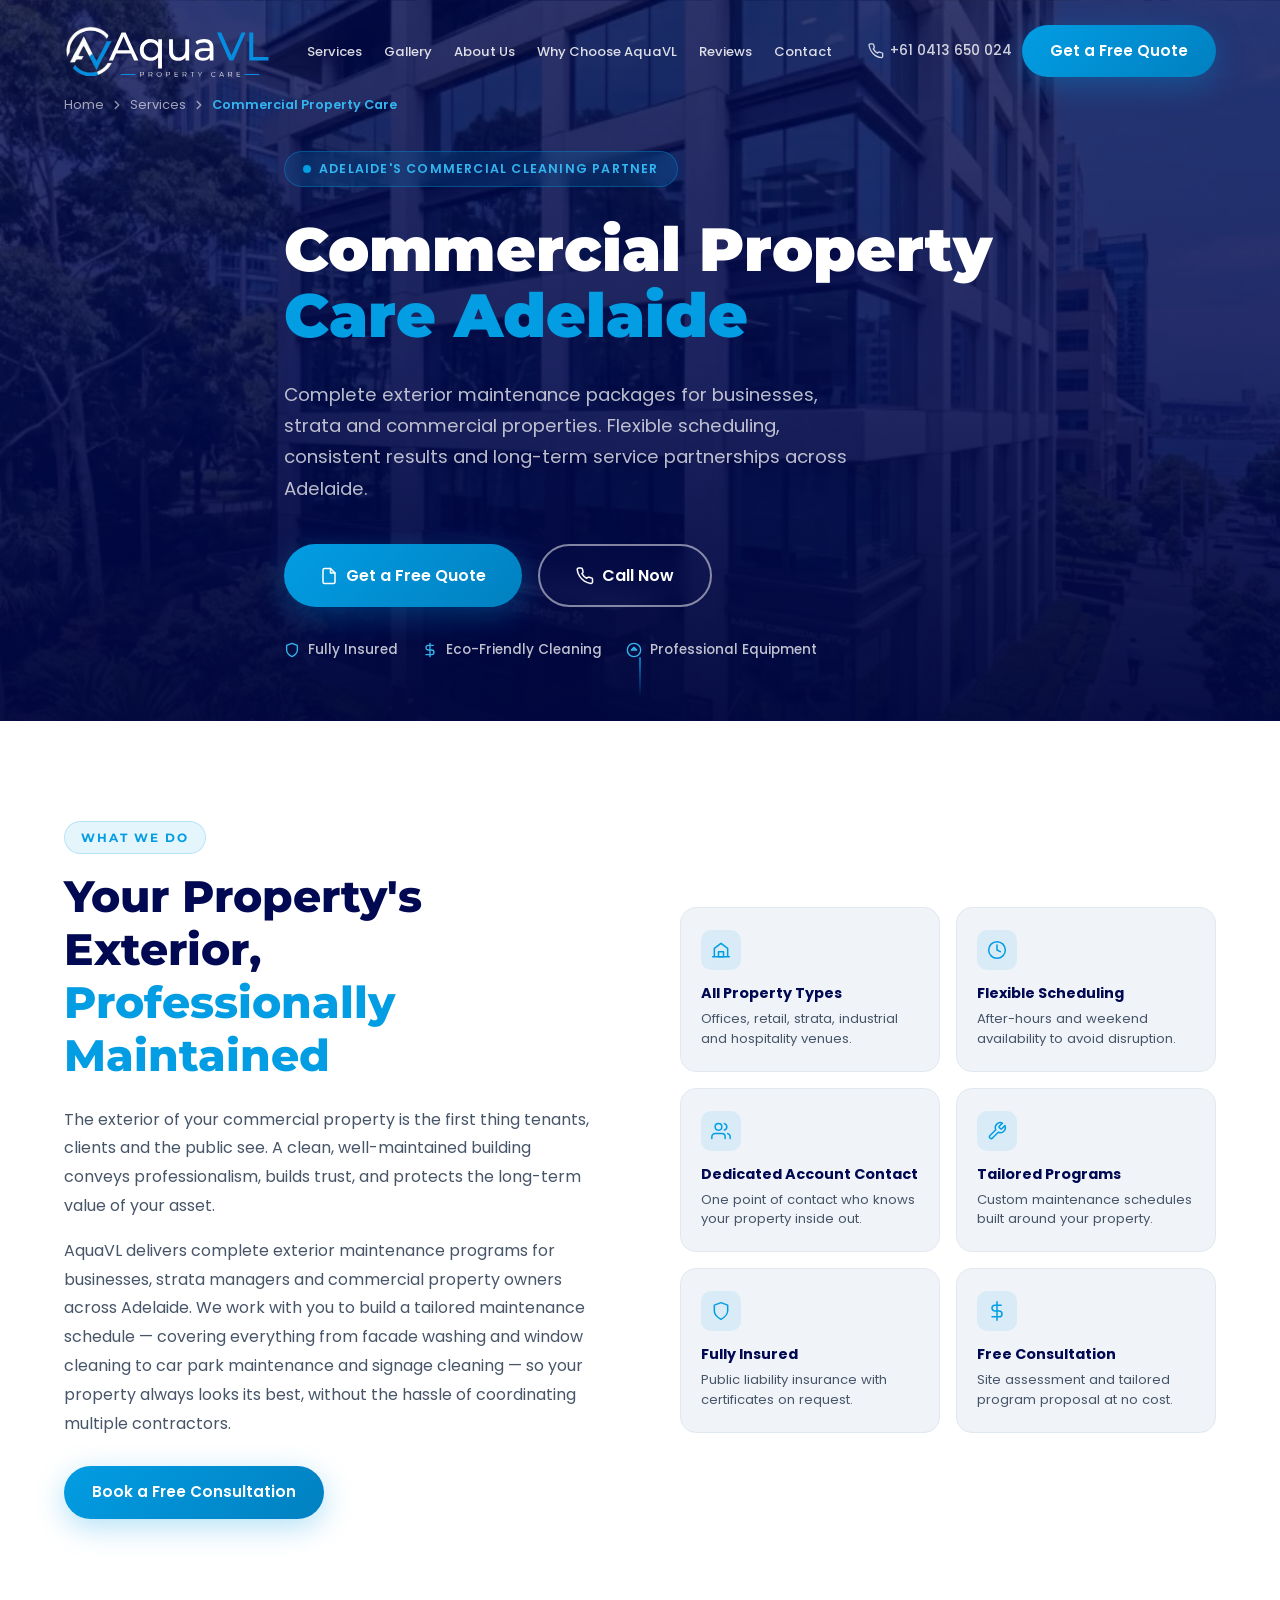
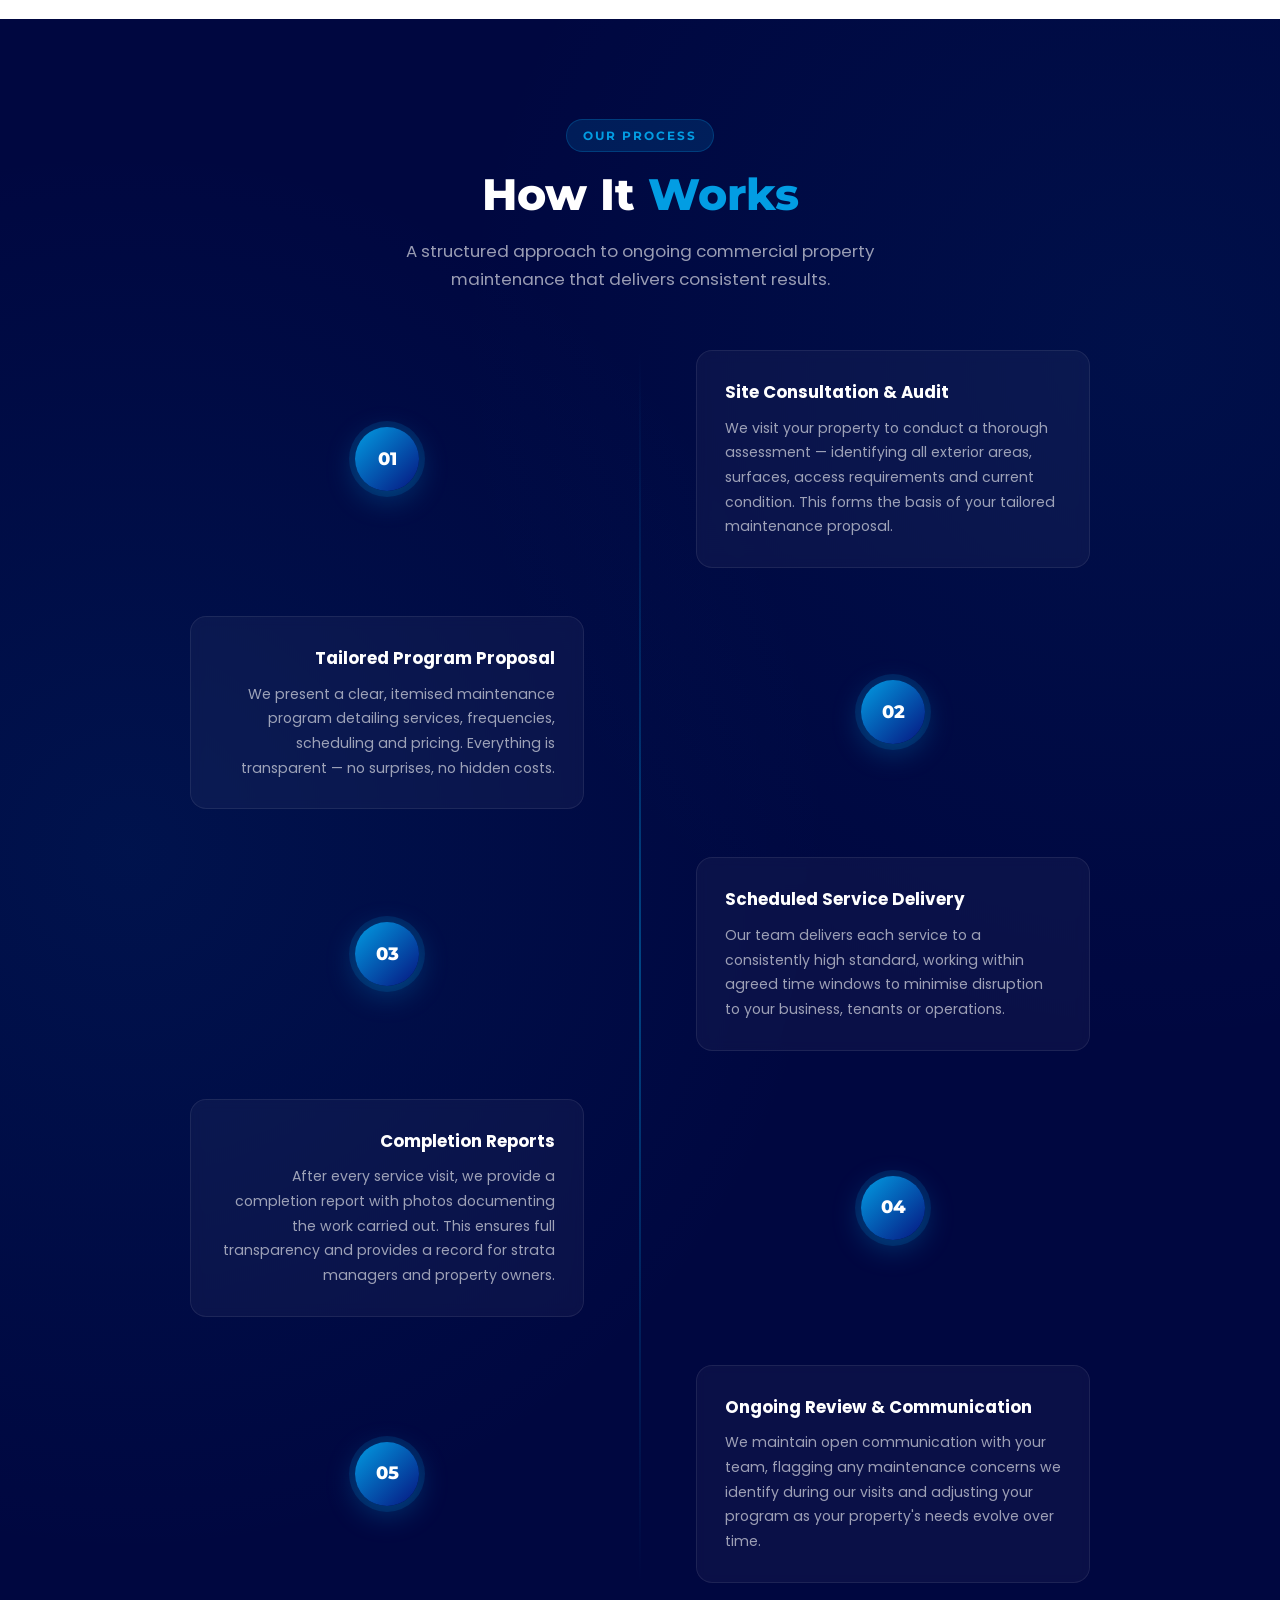
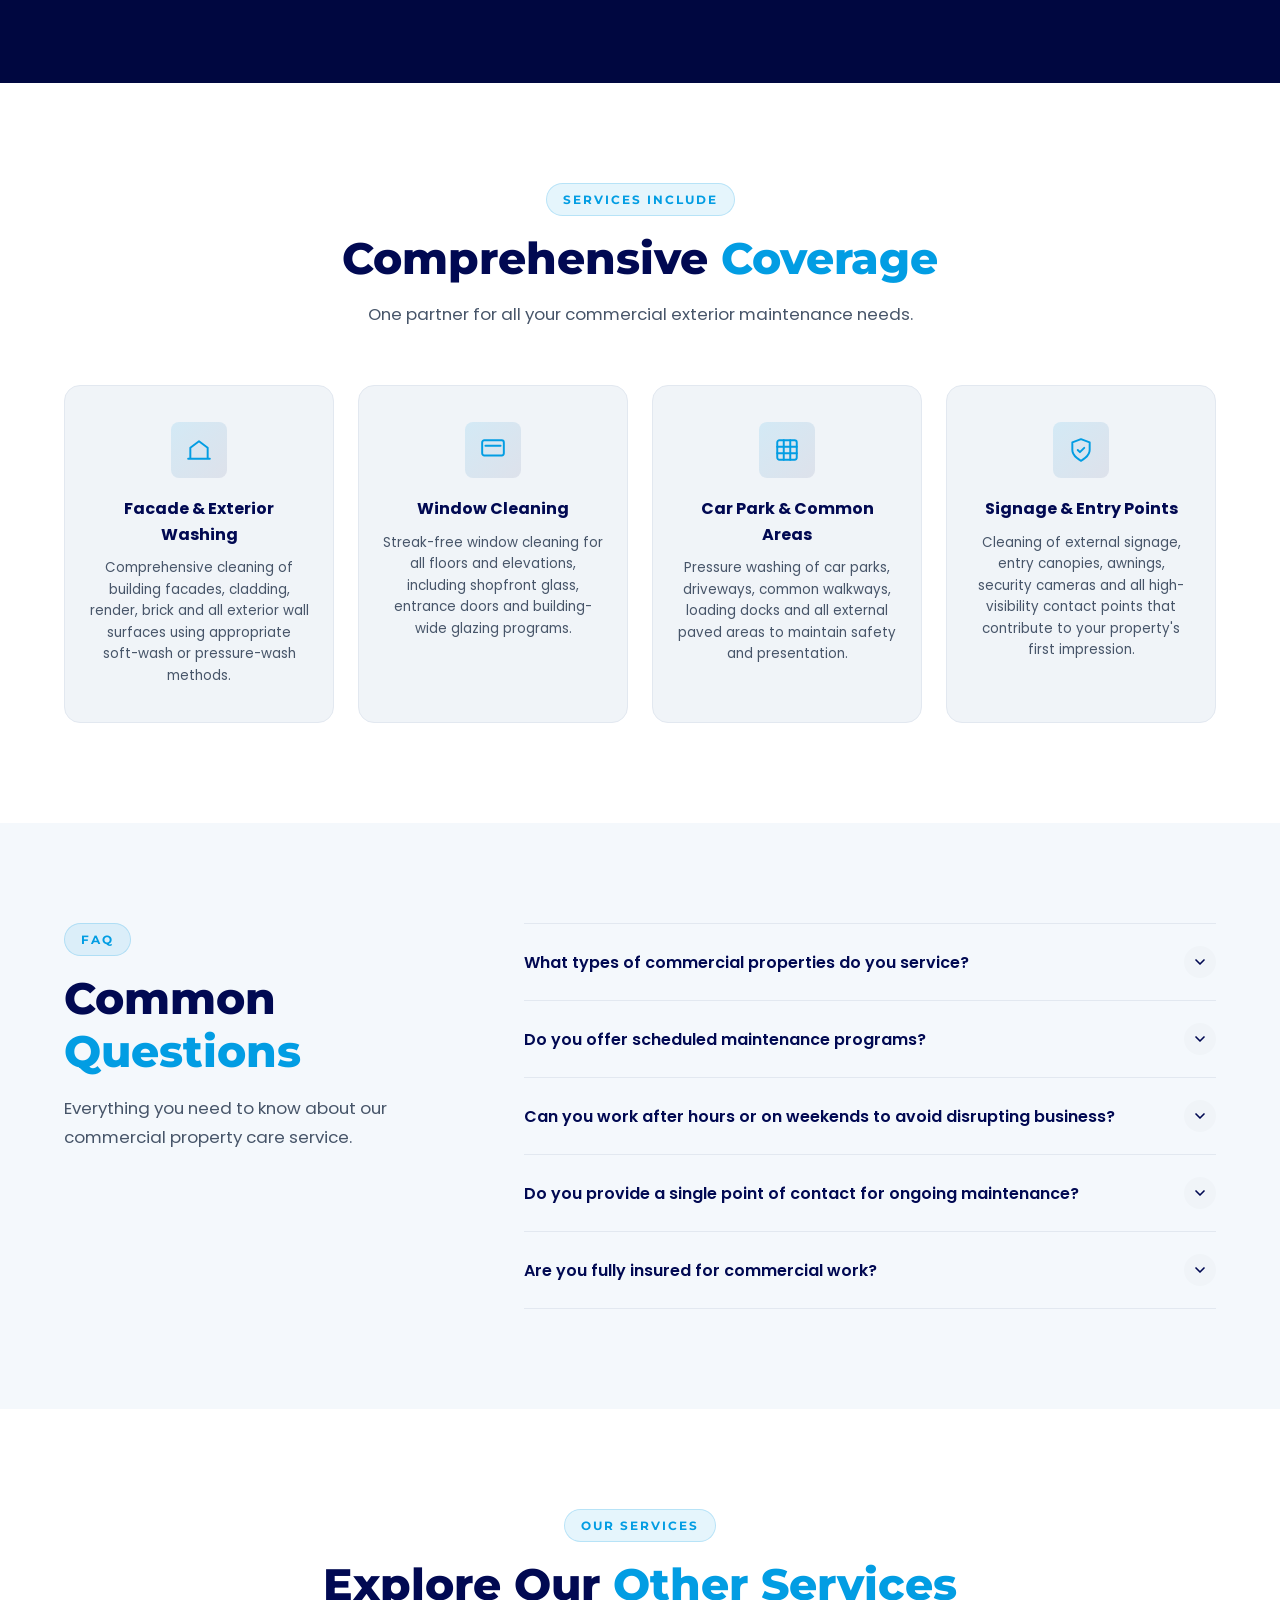
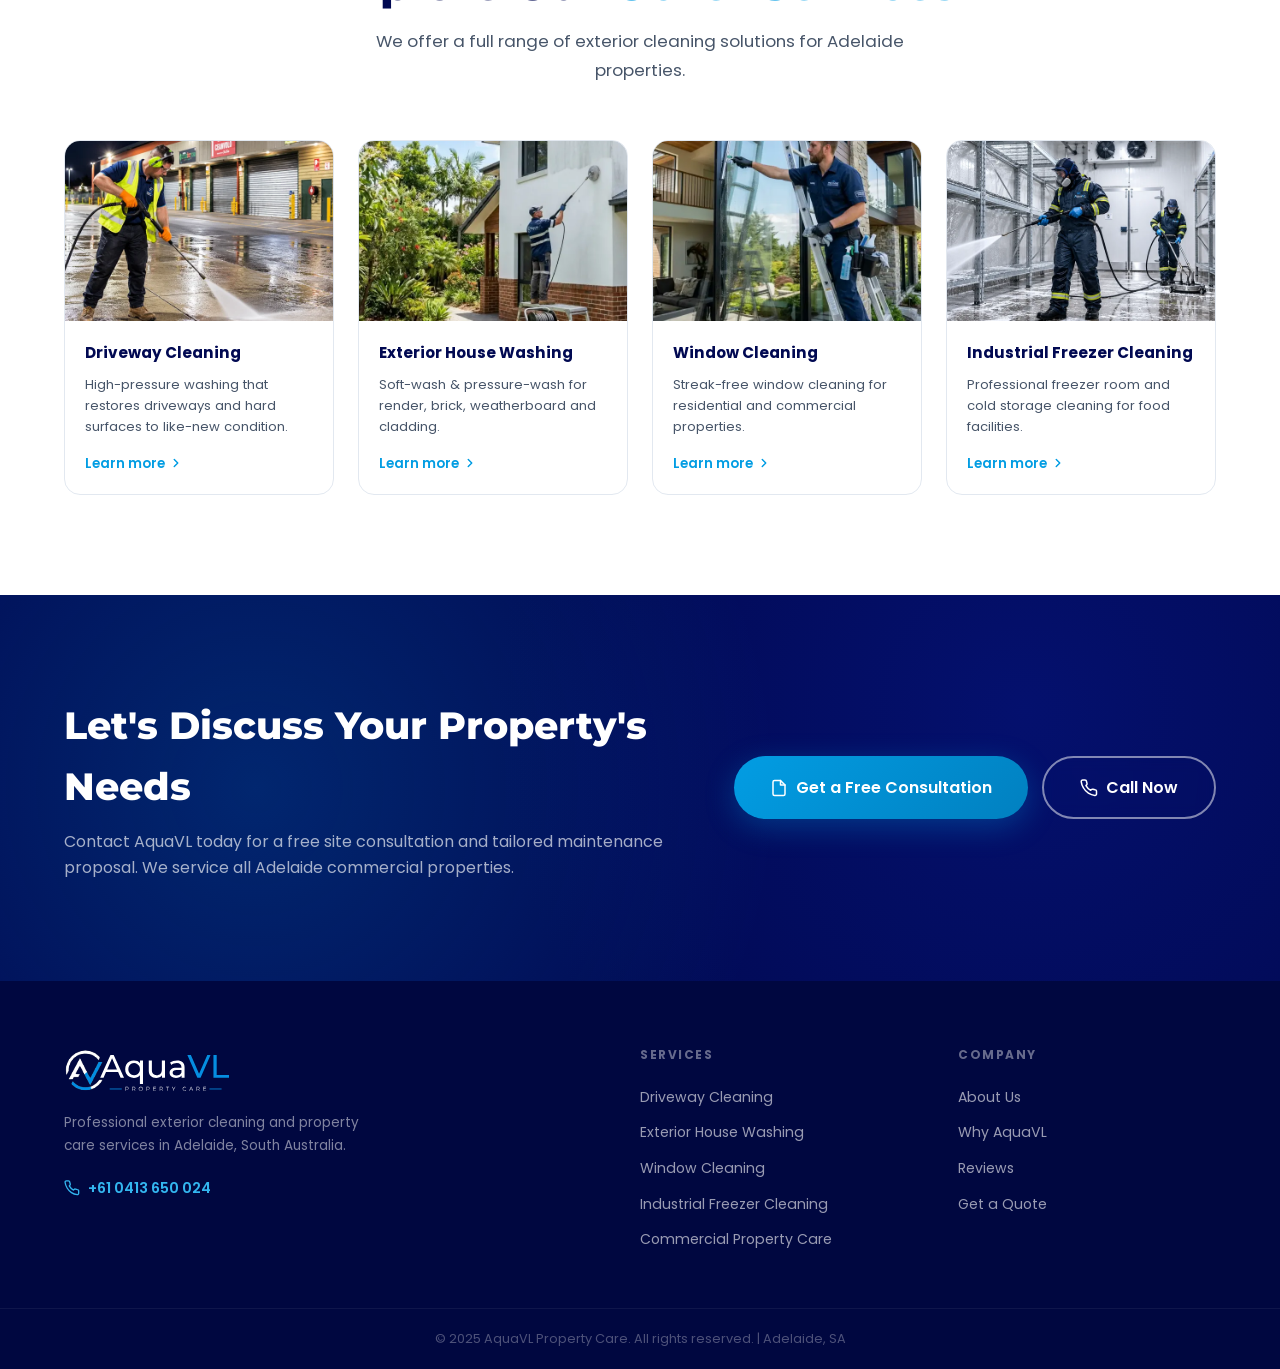
<file: services/commercial-property-care.html>
<!DOCTYPE html>
<html lang="en">
<head>
  <meta charset="UTF-8" />
  <meta name="viewport" content="width=device-width, initial-scale=1.0" />
  <title>Commercial Property Care Adelaide | AquaVL Property Care</title>
  <meta name="description" content="Professional commercial property care in Adelaide. AquaVL delivers complete exterior maintenance packages for businesses, strata and commercial properties. Free quote!" />
  <meta name="keywords" content="Commercial Property Care Adelaide, Commercial Cleaning Adelaide, Strata Cleaning Adelaide, Building Exterior Maintenance SA" />
  <meta name="robots" content="index, follow" />
  <meta property="og:title" content="Commercial Property Care Adelaide | AquaVL Property Care" />
  <meta property="og:description" content="Expert commercial exterior maintenance across Adelaide, SA. Flexible scheduling, consistent results and long-term partnerships for businesses and strata. Book a free quote." />
  <meta property="og:type" content="website" />
  <meta property="og:url" content="https://aquavl.com.au/services/commercial-property-care" />
  <link rel="canonical" href="https://aquavl.com.au/services/commercial-property-care" />

  <script type="application/ld+json">
  {"@context":"https://schema.org","@type":"BreadcrumbList","itemListElement":[{"@type":"ListItem","position":1,"name":"Home","item":"https://aquavl.com.au"},{"@type":"ListItem","position":2,"name":"Services","item":"https://aquavl.com.au/#services"},{"@type":"ListItem","position":3,"name":"Commercial Property Care","item":"https://aquavl.com.au/services/commercial-property-care"}]}
  </script>
  <script type="application/ld+json">
  {"@context":"https://schema.org","@type":"Service","name":"Commercial Property Care Adelaide","description":"Complete exterior maintenance packages for businesses, strata and commercial properties in Adelaide, SA. Flexible scheduling, consistent results and long-term service partnerships.","provider":{"@type":"LocalBusiness","name":"AquaVL Property Care","url":"https://aquavl.com.au","telephone":"+61413650024","address":{"@type":"PostalAddress","addressLocality":"Adelaide","addressRegion":"SA","addressCountry":"AU"}},"areaServed":"Adelaide, South Australia","serviceType":"Commercial Property Care"}
  </script>
  <script type="application/ld+json">
  {"@context":"https://schema.org","@type":"FAQPage","mainEntity":[{"@type":"Question","name":"What types of commercial properties do you service?","acceptedAnswer":{"@type":"Answer","text":"We service a wide range of commercial properties including office buildings, retail centres, industrial facilities, strata complexes, warehouses, hospitality venues, medical centres and more. If it has an exterior, we can clean and maintain it."}},{"@type":"Question","name":"Do you offer scheduled maintenance programs?","acceptedAnswer":{"@type":"Answer","text":"Yes. We offer tailored maintenance schedules — monthly, quarterly or as needed — to keep your property consistently well-maintained. Scheduled clients receive priority booking and consistent service teams where possible."}},{"@type":"Question","name":"Can you work after hours or on weekends to avoid disrupting business?","acceptedAnswer":{"@type":"Answer","text":"Absolutely. We understand that commercial properties need to keep operating. We offer early morning, evening and weekend availability to minimise disruption to your tenants, staff and customers."}},{"@type":"Question","name":"Do you provide a single point of contact for ongoing maintenance?","acceptedAnswer":{"@type":"Answer","text":"Yes. For ongoing commercial clients, we assign a dedicated account contact who understands your property's specific requirements and ensures consistent service delivery across every visit."}},{"@type":"Question","name":"Are you fully insured for commercial work?","acceptedAnswer":{"@type":"Answer","text":"Yes. AquaVL holds public liability insurance appropriate for commercial property work. Certificates of currency can be provided on request for strata managers, property managers and body corporates."}}]}
  </script>

  <!-- Preconnect for Google Fonts (non-blocking) -->
  <link rel="preconnect" href="https://fonts.googleapis.com" />
  <link rel="preconnect" href="https://fonts.gstatic.com" crossorigin />
  <link rel="stylesheet" href="https://fonts.googleapis.com/css2?family=Poppins:wght@300;400;500;600;700;800;900&family=Montserrat:wght@400;500;600;700;800&display=swap" media="print" onload="this.media='all'" />
  <noscript><link rel="stylesheet" href="https://fonts.googleapis.com/css2?family=Poppins:wght@300;400;500;600;700;800;900&family=Montserrat:wght@400;500;600;700;800&display=swap" /></noscript>

  <link rel="stylesheet" href="../css/style.css" />
  <link rel="stylesheet" href="../css/service-page.css" />
</head>
<body>

  <div class="mobile-menu" id="mobileMenu" role="dialog" aria-label="Navigation menu">
    <a href="../index.html#services" onclick="closeMobileMenu()">Services</a>
    <a href="../index.html#gallery" onclick="closeMobileMenu()">Gallery</a>
    <a href="../index.html#about" onclick="closeMobileMenu()">About Us</a>
    <a href="../index.html#why-us" onclick="closeMobileMenu()">Why Choose AquaVL</a>
    <a href="../index.html#reviews" onclick="closeMobileMenu()">Reviews</a>
    <a href="../index.html#quote" onclick="closeMobileMenu()">Contact</a>
    <a href="tel:+61413650024" class="btn btn-primary btn-lg" style="margin-top:8px;">
      <svg xmlns="http://www.w3.org/2000/svg" viewBox="0 0 24 24" fill="none" stroke="currentColor" stroke-width="2" stroke-linecap="round" stroke-linejoin="round" width="18" height="18"><path d="M22 16.92v3a2 2 0 0 1-2.18 2 19.79 19.79 0 0 1-8.63-3.07A19.5 19.5 0 0 1 4.69 12 19.79 19.79 0 0 1 1.61 3.4 2 2 0 0 1 3.6 1.22h3a2 2 0 0 1 2 1.72 12.84 12.84 0 0 0 .7 2.81 2 2 0 0 1-.45 2.11L7.91 8.8a16 16 0 0 0 6.29 6.29l.95-.94a2 2 0 0 1 2.11-.45 12.84 12.84 0 0 0 2.81.7A2 2 0 0 1 22 16.92z"/></svg>
      Call Now
    </a>
  </div>

  <header id="navbar" role="banner">
    <div class="container">
      <nav class="nav-inner" aria-label="Main navigation">
        <a href="../index.html" class="nav-logo" aria-label="AquaVL Property Care - Home">
          <img src="../assets/logos/log_white_svg.svg" alt="AquaVL Property Care Logo" id="navLogo" />
        </a>
        <ul class="nav-links" role="list">
          <li><a href="../index.html#services">Services</a></li>
          <li><a href="../index.html#gallery">Gallery</a></li>
          <li><a href="../index.html#about">About Us</a></li>
          <li><a href="../index.html#why-us">Why Choose AquaVL</a></li>
          <li><a href="../index.html#reviews">Reviews</a></li>
          <li><a href="../index.html#quote">Contact</a></li>
        </ul>
        <div class="nav-cta">
          <a href="tel:+61413650024" class="nav-phone" aria-label="Call us">
            <svg xmlns="http://www.w3.org/2000/svg" viewBox="0 0 24 24" fill="none" stroke="currentColor" stroke-width="2" stroke-linecap="round" stroke-linejoin="round"><path d="M22 16.92v3a2 2 0 0 1-2.18 2 19.79 19.79 0 0 1-8.63-3.07A19.5 19.5 0 0 1 4.69 12 19.79 19.79 0 0 1 1.61 3.4 2 2 0 0 1 3.6 1.22h3a2 2 0 0 1 2 1.72 12.84 12.84 0 0 0 .7 2.81 2 2 0 0 1-.45 2.11L7.91 8.8a16 16 0 0 0 6.29 6.29l.95-.94a2 2 0 0 1 2.11-.45 12.84 12.84 0 0 0 2.81.7A2 2 0 0 1 22 16.92z"/></svg>
            +61 0413 650 024
          </a>
          <a href="../index.html#quote" class="btn btn-primary" id="navQuoteBtn">Get a Free Quote</a>
        </div>
        <button class="hamburger" id="hamburger" aria-label="Open menu" aria-expanded="false">
          <span></span><span></span><span></span>
        </button>
      </nav>
    </div>
  </header>

  <main>

    <section class="sp-hero" id="sp-hero" aria-labelledby="spHeroTitle">
      <div class="sp-hero-bg" style="background-image: url('../assets/images/service-commercial.webp');" aria-hidden="true"></div>
      <div class="sp-hero-overlay" aria-hidden="true"></div>
      <nav class="sp-breadcrumb container" aria-label="Breadcrumb">
        <ol>
          <li><a href="../index.html">Home</a></li>
          <li aria-hidden="true"><svg xmlns="http://www.w3.org/2000/svg" width="14" height="14" viewBox="0 0 24 24" fill="none" stroke="currentColor" stroke-width="2.5" stroke-linecap="round" stroke-linejoin="round"><polyline points="9 18 15 12 9 6"/></svg></li>
          <li><a href="../index.html#services">Services</a></li>
          <li aria-hidden="true"><svg xmlns="http://www.w3.org/2000/svg" width="14" height="14" viewBox="0 0 24 24" fill="none" stroke="currentColor" stroke-width="2.5" stroke-linecap="round" stroke-linejoin="round"><polyline points="9 18 15 12 9 6"/></svg></li>
          <li aria-current="page">Commercial Property Care</li>
        </ol>
      </nav>
      <div class="container sp-hero-content">
        <div class="sp-hero-badge">
          <div class="hero-badge-dot"></div>
          <span>Adelaide's Commercial Cleaning Partner</span>
        </div>
        <h1 class="sp-hero-title" id="spHeroTitle">
          Commercial Property<br>
          <span class="accent">Care Adelaide</span>
        </h1>
        <p class="sp-hero-subtitle">
          Complete exterior maintenance packages for businesses, strata and commercial properties. Flexible scheduling, consistent results and long-term service partnerships across Adelaide.
        </p>
        <div class="sp-hero-actions">
          <a href="../index.html#quote" class="btn btn-primary btn-lg" id="spHeroQuoteBtn">
            <svg xmlns="http://www.w3.org/2000/svg" width="18" height="18" viewBox="0 0 24 24" fill="none" stroke="currentColor" stroke-width="2" stroke-linecap="round" stroke-linejoin="round"><path d="M14 2H6a2 2 0 0 0-2 2v16a2 2 0 0 0 2 2h12a2 2 0 0 0 2-2V8z"/><polyline points="14 2 14 8 20 8"/></svg>
            Get a Free Quote
          </a>
          <a href="tel:+61413650024" class="btn btn-secondary btn-lg" id="spHeroCallBtn">
            <svg xmlns="http://www.w3.org/2000/svg" width="18" height="18" viewBox="0 0 24 24" fill="none" stroke="currentColor" stroke-width="2" stroke-linecap="round" stroke-linejoin="round"><path d="M22 16.92v3a2 2 0 0 1-2.18 2 19.79 19.79 0 0 1-8.63-3.07A19.5 19.5 0 0 1 4.69 12 19.79 19.79 0 0 1 1.61 3.4 2 2 0 0 1 3.6 1.22h3a2 2 0 0 1 2 1.72 12.84 12.84 0 0 0 .7 2.81 2 2 0 0 1-.45 2.11L7.91 8.8a16 16 0 0 0 6.29 6.29l.95-.94a2 2 0 0 1 2.11-.45 12.84 12.84 0 0 0 2.81.7A2 2 0 0 1 22 16.92z"/></svg>
            Call Now
          </a>
        </div>

        <div class="sp-hero-trust-badges">
          <div class="sp-trust-badge">
            <svg xmlns="http://www.w3.org/2000/svg" viewBox="0 0 24 24" fill="none" stroke="currentColor" stroke-width="2" stroke-linecap="round" stroke-linejoin="round">
              <path d="M12 22s8-4 8-10V5l-8-3-8 3v7c0 6 8 10 8 10z"/>
            </svg>
            <span>Fully Insured</span>
          </div>
          <div class="sp-trust-badge">
            <svg xmlns="http://www.w3.org/2000/svg" viewBox="0 0 24 24" fill="none" stroke="currentColor" stroke-width="2" stroke-linecap="round" stroke-linejoin="round">
              <path d="M12 2v20M17 5H9.5a3.5 3.5 0 0 0 0 7h5a3.5 3.5 0 0 1 0 7H6"/>
            </svg>
            <span>Eco-Friendly Cleaning</span>
          </div>
          <div class="sp-trust-badge">
            <svg xmlns="http://www.w3.org/2000/svg" viewBox="0 0 24 24" fill="none" stroke="currentColor" stroke-width="2" stroke-linecap="round" stroke-linejoin="round">
              <circle cx="12" cy="12" r="10"/>
              <path d="M12 8l-4 4h8z"/>
            </svg>
            <span>Professional Equipment</span>
          </div>
        </div>
      </div>
      <div class="sp-scroll-hint" aria-hidden="true"><div class="sp-scroll-line"></div></div>
    </section>

    <section class="sp-intro" id="sp-overview" aria-labelledby="spIntroTitle">
      <div class="container">
        <div class="sp-intro-grid">
          <div class="sp-intro-text reveal">
            <div class="section-tag">What We Do</div>
            <h2 class="section-title" id="spIntroTitle">
              Your Property's Exterior,<br><span>Professionally Maintained</span>
            </h2>
            <p>The exterior of your commercial property is the first thing tenants, clients and the public see. A clean, well-maintained building conveys professionalism, builds trust, and protects the long-term value of your asset.</p>
            <p>AquaVL delivers complete exterior maintenance programs for businesses, strata managers and commercial property owners across Adelaide. We work with you to build a tailored maintenance schedule — covering everything from facade washing and window cleaning to car park maintenance and signage cleaning — so your property always looks its best, without the hassle of coordinating multiple contractors.</p>
            <a href="../index.html#quote" class="btn btn-primary" id="spIntroQuoteBtn" style="margin-top: 12px;">Book a Free Consultation</a>
          </div>
          <div class="sp-benefits-grid reveal">
            <div class="sp-benefit-card">
              <div class="sp-benefit-icon"><svg xmlns="http://www.w3.org/2000/svg" viewBox="0 0 24 24" fill="none" stroke="currentColor" stroke-width="1.8" stroke-linecap="round" stroke-linejoin="round"><path d="M2 20h20M4 20V10l8-6 8 6v10"/><rect x="9" y="14" width="6" height="6"/></svg></div>
              <h3>All Property Types</h3>
              <p>Offices, retail, strata, industrial and hospitality venues.</p>
            </div>
            <div class="sp-benefit-card">
              <div class="sp-benefit-icon"><svg xmlns="http://www.w3.org/2000/svg" viewBox="0 0 24 24" fill="none" stroke="currentColor" stroke-width="1.8" stroke-linecap="round" stroke-linejoin="round"><circle cx="12" cy="12" r="10"/><polyline points="12 6 12 12 16 14"/></svg></div>
              <h3>Flexible Scheduling</h3>
              <p>After-hours and weekend availability to avoid disruption.</p>
            </div>
            <div class="sp-benefit-card">
              <div class="sp-benefit-icon"><svg xmlns="http://www.w3.org/2000/svg" viewBox="0 0 24 24" fill="none" stroke="currentColor" stroke-width="1.8" stroke-linecap="round" stroke-linejoin="round"><path d="M17 21v-2a4 4 0 0 0-4-4H5a4 4 0 0 0-4 4v2"/><circle cx="9" cy="7" r="4"/><path d="M23 21v-2a4 4 0 0 0-3-3.87"/><path d="M16 3.13a4 4 0 0 1 0 7.75"/></svg></div>
              <h3>Dedicated Account Contact</h3>
              <p>One point of contact who knows your property inside out.</p>
            </div>
            <div class="sp-benefit-card">
              <div class="sp-benefit-icon"><svg xmlns="http://www.w3.org/2000/svg" viewBox="0 0 24 24" fill="none" stroke="currentColor" stroke-width="1.8" stroke-linecap="round" stroke-linejoin="round"><path d="M14.7 6.3a1 1 0 0 0 0 1.4l1.6 1.6a1 1 0 0 0 1.4 0l3.77-3.77a6 6 0 0 1-7.94 7.94l-6.91 6.91a2.12 2.12 0 0 1-3-3l6.91-6.91a6 6 0 0 1 7.94-7.94l-3.76 3.76z"/></svg></div>
              <h3>Tailored Programs</h3>
              <p>Custom maintenance schedules built around your property.</p>
            </div>
            <div class="sp-benefit-card">
              <div class="sp-benefit-icon"><svg xmlns="http://www.w3.org/2000/svg" viewBox="0 0 24 24" fill="none" stroke="currentColor" stroke-width="1.8" stroke-linecap="round" stroke-linejoin="round"><path d="M12 22s8-4 8-10V5l-8-3-8 3v7c0 6 8 10 8 10z"/></svg></div>
              <h3>Fully Insured</h3>
              <p>Public liability insurance with certificates on request.</p>
            </div>
            <div class="sp-benefit-card">
              <div class="sp-benefit-icon"><svg xmlns="http://www.w3.org/2000/svg" viewBox="0 0 24 24" fill="none" stroke="currentColor" stroke-width="1.8" stroke-linecap="round" stroke-linejoin="round"><line x1="12" y1="1" x2="12" y2="23"/><path d="M17 5H9.5a3.5 3.5 0 0 0 0 7h5a3.5 3.5 0 0 1 0 7H6"/></svg></div>
              <h3>Free Consultation</h3>
              <p>Site assessment and tailored program proposal at no cost.</p>
            </div>
          </div>
        </div>
      </div>
    </section>

    <section class="sp-process" id="sp-process" aria-labelledby="spProcessTitle">
      <div class="container">
        <div class="sp-section-header text-center reveal">
          <div class="section-tag">Our Process</div>
          <h2 class="section-title" id="spProcessTitle">How It <span>Works</span></h2>
          <p class="section-subtitle">A structured approach to ongoing commercial property maintenance that delivers consistent results.</p>
        </div>
        <div class="sp-timeline">
          <div class="sp-timeline-item reveal reveal-delay-1">
            <div class="sp-timeline-number">01</div>
            <div class="sp-timeline-content">
              <h3>Site Consultation & Audit</h3>
              <p>We visit your property to conduct a thorough assessment — identifying all exterior areas, surfaces, access requirements and current condition. This forms the basis of your tailored maintenance proposal.</p>
            </div>
          </div>
          <div class="sp-timeline-item reveal reveal-delay-2">
            <div class="sp-timeline-number">02</div>
            <div class="sp-timeline-content">
              <h3>Tailored Program Proposal</h3>
              <p>We present a clear, itemised maintenance program detailing services, frequencies, scheduling and pricing. Everything is transparent — no surprises, no hidden costs.</p>
            </div>
          </div>
          <div class="sp-timeline-item reveal reveal-delay-3">
            <div class="sp-timeline-content">
              <h3>Scheduled Service Delivery</h3>
              <p>Our team delivers each service to a consistently high standard, working within agreed time windows to minimise disruption to your business, tenants or operations.</p>
            </div>
            <div class="sp-timeline-number">03</div>
          </div>
          <div class="sp-timeline-item reveal reveal-delay-4">
            <div class="sp-timeline-number">04</div>
            <div class="sp-timeline-content">
              <h3>Completion Reports</h3>
              <p>After every service visit, we provide a completion report with photos documenting the work carried out. This ensures full transparency and provides a record for strata managers and property owners.</p>
            </div>
          </div>
          <div class="sp-timeline-item reveal reveal-delay-5">
            <div class="sp-timeline-content">
              <h3>Ongoing Review & Communication</h3>
              <p>We maintain open communication with your team, flagging any maintenance concerns we identify during our visits and adjusting your program as your property's needs evolve over time.</p>
            </div>
            <div class="sp-timeline-number">05</div>
          </div>
        </div>
      </div>
    </section>

    <section class="sp-surfaces" id="sp-surfaces" aria-labelledby="spSurfacesTitle">
      <div class="container">
        <div class="sp-section-header text-center reveal">
          <div class="section-tag">Services Include</div>
          <h2 class="section-title" id="spSurfacesTitle">Comprehensive <span>Coverage</span></h2>
          <p class="section-subtitle">One partner for all your commercial exterior maintenance needs.</p>
        </div>
        <div class="sp-surfaces-grid">
          <div class="sp-surface-item reveal reveal-delay-1">
            <div class="sp-surface-icon"><svg xmlns="http://www.w3.org/2000/svg" viewBox="0 0 24 24" fill="none" stroke="currentColor" stroke-width="1.8" stroke-linecap="round" stroke-linejoin="round"><path d="M2 20h20M4 20V10l8-6 8 6v10"/></svg></div>
            <h3>Facade & Exterior Washing</h3>
            <p>Comprehensive cleaning of building facades, cladding, render, brick and all exterior wall surfaces using appropriate soft-wash or pressure-wash methods.</p>
          </div>
          <div class="sp-surface-item reveal reveal-delay-2">
            <div class="sp-surface-icon"><svg xmlns="http://www.w3.org/2000/svg" viewBox="0 0 24 24" fill="none" stroke="currentColor" stroke-width="1.8" stroke-linecap="round" stroke-linejoin="round"><rect x="2" y="3" width="20" height="14" rx="2"/><line x1="5" y1="8" x2="19" y2="8"/></svg></div>
            <h3>Window Cleaning</h3>
            <p>Streak-free window cleaning for all floors and elevations, including shopfront glass, entrance doors and building-wide glazing programs.</p>
          </div>
          <div class="sp-surface-item reveal reveal-delay-3">
            <div class="sp-surface-icon"><svg xmlns="http://www.w3.org/2000/svg" viewBox="0 0 24 24" fill="none" stroke="currentColor" stroke-width="1.8" stroke-linecap="round" stroke-linejoin="round"><rect x="3" y="3" width="18" height="18" rx="2"/><path d="M3 9h18M3 15h18M9 3v18M15 3v18"/></svg></div>
            <h3>Car Park & Common Areas</h3>
            <p>Pressure washing of car parks, driveways, common walkways, loading docks and all external paved areas to maintain safety and presentation.</p>
          </div>
          <div class="sp-surface-item reveal reveal-delay-4">
            <div class="sp-surface-icon"><svg xmlns="http://www.w3.org/2000/svg" viewBox="0 0 24 24" fill="none" stroke="currentColor" stroke-width="1.8" stroke-linecap="round" stroke-linejoin="round"><path d="M12 22s8-4 8-10V5l-8-3-8 3v7c0 6 8 10 8 10z"/><polyline points="9 12 11 14 15 10"/></svg></div>
            <h3>Signage & Entry Points</h3>
            <p>Cleaning of external signage, entry canopies, awnings, security cameras and all high-visibility contact points that contribute to your property's first impression.</p>
          </div>
        </div>
      </div>
    </section>

    <section class="sp-faq" id="sp-faq" aria-labelledby="spFaqTitle">
      <div class="container">
        <div class="sp-faq-inner">
          <div class="sp-section-header reveal">
            <div class="section-tag">FAQ</div>
            <h2 class="section-title" id="spFaqTitle">Common <span>Questions</span></h2>
            <p class="section-subtitle">Everything you need to know about our commercial property care service.</p>
          </div>
          <div class="sp-faq-list reveal">
            <div class="sp-faq-item" id="faq1">
              <button class="sp-faq-question" aria-expanded="false" aria-controls="faq1-answer" id="faq1-btn">
                <span>What types of commercial properties do you service?</span>
                <div class="sp-faq-icon" aria-hidden="true"><svg xmlns="http://www.w3.org/2000/svg" viewBox="0 0 24 24" fill="none" stroke="currentColor" stroke-width="2.5" stroke-linecap="round" stroke-linejoin="round"><polyline points="6 9 12 15 18 9"/></svg></div>
              </button>
              <div class="sp-faq-answer" id="faq1-answer" role="region" aria-labelledby="faq1-btn" hidden>
                <p>We service a wide range of commercial properties including office buildings, retail centres, industrial facilities, strata complexes, warehouses, hospitality venues, medical centres and more. If it has an exterior, we can clean and maintain it.</p>
              </div>
            </div>
            <div class="sp-faq-item" id="faq2">
              <button class="sp-faq-question" aria-expanded="false" aria-controls="faq2-answer" id="faq2-btn">
                <span>Do you offer scheduled maintenance programs?</span>
                <div class="sp-faq-icon" aria-hidden="true"><svg xmlns="http://www.w3.org/2000/svg" viewBox="0 0 24 24" fill="none" stroke="currentColor" stroke-width="2.5" stroke-linecap="round" stroke-linejoin="round"><polyline points="6 9 12 15 18 9"/></svg></div>
              </button>
              <div class="sp-faq-answer" id="faq2-answer" role="region" aria-labelledby="faq2-btn" hidden>
                <p>Yes. We offer tailored maintenance schedules — monthly, quarterly or as needed — to keep your property consistently well-maintained. Scheduled clients receive priority booking and consistent service teams where possible.</p>
              </div>
            </div>
            <div class="sp-faq-item" id="faq3">
              <button class="sp-faq-question" aria-expanded="false" aria-controls="faq3-answer" id="faq3-btn">
                <span>Can you work after hours or on weekends to avoid disrupting business?</span>
                <div class="sp-faq-icon" aria-hidden="true"><svg xmlns="http://www.w3.org/2000/svg" viewBox="0 0 24 24" fill="none" stroke="currentColor" stroke-width="2.5" stroke-linecap="round" stroke-linejoin="round"><polyline points="6 9 12 15 18 9"/></svg></div>
              </button>
              <div class="sp-faq-answer" id="faq3-answer" role="region" aria-labelledby="faq3-btn" hidden>
                <p>Absolutely. We understand that commercial properties need to keep operating. We offer early morning, evening and weekend availability to minimise disruption to your tenants, staff and customers.</p>
              </div>
            </div>
            <div class="sp-faq-item" id="faq4">
              <button class="sp-faq-question" aria-expanded="false" aria-controls="faq4-answer" id="faq4-btn">
                <span>Do you provide a single point of contact for ongoing maintenance?</span>
                <div class="sp-faq-icon" aria-hidden="true"><svg xmlns="http://www.w3.org/2000/svg" viewBox="0 0 24 24" fill="none" stroke="currentColor" stroke-width="2.5" stroke-linecap="round" stroke-linejoin="round"><polyline points="6 9 12 15 18 9"/></svg></div>
              </button>
              <div class="sp-faq-answer" id="faq4-answer" role="region" aria-labelledby="faq4-btn" hidden>
                <p>Yes. For ongoing commercial clients, we assign a dedicated account contact who understands your property's specific requirements and ensures consistent service delivery across every visit.</p>
              </div>
            </div>
            <div class="sp-faq-item" id="faq5">
              <button class="sp-faq-question" aria-expanded="false" aria-controls="faq5-answer" id="faq5-btn">
                <span>Are you fully insured for commercial work?</span>
                <div class="sp-faq-icon" aria-hidden="true"><svg xmlns="http://www.w3.org/2000/svg" viewBox="0 0 24 24" fill="none" stroke="currentColor" stroke-width="2.5" stroke-linecap="round" stroke-linejoin="round"><polyline points="6 9 12 15 18 9"/></svg></div>
              </button>
              <div class="sp-faq-answer" id="faq5-answer" role="region" aria-labelledby="faq5-btn" hidden>
                <p>Yes. AquaVL holds public liability insurance appropriate for commercial property work. Certificates of currency can be provided on request for strata managers, property managers and body corporates.</p>
              </div>
            </div>
          </div>
        </div>
      </div>
    </section>

    <section class="sp-other-services" id="sp-other-services" aria-labelledby="spOtherTitle">
      <div class="container">
        <div class="sp-section-header text-center reveal">
          <div class="section-tag">Our Services</div>
          <h2 class="section-title" id="spOtherTitle">Explore Our <span>Other Services</span></h2>
          <p class="section-subtitle">We offer a full range of exterior cleaning solutions for Adelaide properties.</p>
        </div>
        <div class="sp-other-grid">
          <a href="driveway-cleaning.html" class="sp-other-card reveal reveal-delay-1" id="linkDriveway">
            <div class="sp-other-card-img"><img src="../assets/images/service-driveway.webp" alt="Driveway Cleaning Adelaide" loading="lazy" /></div>
            <div class="sp-other-card-body"><h3>Driveway Cleaning</h3><p>High-pressure washing that restores driveways and hard surfaces to like-new condition.</p><span class="sp-other-card-link">Learn more <svg xmlns="http://www.w3.org/2000/svg" viewBox="0 0 24 24" fill="none" stroke="currentColor" stroke-width="2.5" stroke-linecap="round" stroke-linejoin="round"><polyline points="9 18 15 12 9 6"/></svg></span></div>
          </a>
          <a href="exterior-house-washing.html" class="sp-other-card reveal reveal-delay-2" id="linkHouseWashing">
            <div class="sp-other-card-img"><img src="../assets/images/service-house-washing.webp" alt="Exterior House Washing Adelaide" loading="lazy" /></div>
            <div class="sp-other-card-body"><h3>Exterior House Washing</h3><p>Soft-wash &amp; pressure-wash for render, brick, weatherboard and cladding.</p><span class="sp-other-card-link">Learn more <svg xmlns="http://www.w3.org/2000/svg" viewBox="0 0 24 24" fill="none" stroke="currentColor" stroke-width="2.5" stroke-linecap="round" stroke-linejoin="round"><polyline points="9 18 15 12 9 6"/></svg></span></div>
          </a>
          <a href="window-cleaning.html" class="sp-other-card reveal reveal-delay-3" id="linkWindow">
            <div class="sp-other-card-img"><img src="../assets/images/service-window-cleaning.webp" alt="Window Cleaning Adelaide" loading="lazy" /></div>
            <div class="sp-other-card-body"><h3>Window Cleaning</h3><p>Streak-free window cleaning for residential and commercial properties.</p><span class="sp-other-card-link">Learn more <svg xmlns="http://www.w3.org/2000/svg" viewBox="0 0 24 24" fill="none" stroke="currentColor" stroke-width="2.5" stroke-linecap="round" stroke-linejoin="round"><polyline points="9 18 15 12 9 6"/></svg></span></div>
          </a>
          <a href="freezer-cleaning.html" class="sp-other-card reveal reveal-delay-4" id="linkFreezer">
            <div class="sp-other-card-img"><img src="../assets/images/service-freezer-cleaning.webp" alt="Industrial Freezer Cleaning Adelaide" loading="lazy" /></div>
            <div class="sp-other-card-body"><h3>Industrial Freezer Cleaning</h3><p>Professional freezer room and cold storage cleaning for food facilities.</p><span class="sp-other-card-link">Learn more <svg xmlns="http://www.w3.org/2000/svg" viewBox="0 0 24 24" fill="none" stroke="currentColor" stroke-width="2.5" stroke-linecap="round" stroke-linejoin="round"><polyline points="9 18 15 12 9 6"/></svg></span></div>
          </a>
        </div>
      </div>
    </section>

    <section class="sp-cta" id="sp-cta" aria-labelledby="spCtaTitle">
      <div class="sp-cta-bg" aria-hidden="true"></div>
      <div class="container sp-cta-inner reveal">
        <div class="sp-cta-text">
          <h2 class="sp-cta-title" id="spCtaTitle">Let's Discuss Your Property's Needs</h2>
          <p>Contact AquaVL today for a free site consultation and tailored maintenance proposal. We service all Adelaide commercial properties.</p>
        </div>
        <div class="sp-cta-actions">
          <a href="../index.html#quote" class="btn btn-primary btn-lg" id="spCtaQuoteBtn"><svg xmlns="http://www.w3.org/2000/svg" width="18" height="18" viewBox="0 0 24 24" fill="none" stroke="currentColor" stroke-width="2" stroke-linecap="round" stroke-linejoin="round"><path d="M14 2H6a2 2 0 0 0-2 2v16a2 2 0 0 0 2 2h12a2 2 0 0 0 2-2V8z"/><polyline points="14 2 14 8 20 8"/></svg>Get a Free Consultation</a>
          <a href="tel:+61413650024" class="btn btn-secondary btn-lg" id="spCtaCallBtn"><svg xmlns="http://www.w3.org/2000/svg" width="18" height="18" viewBox="0 0 24 24" fill="none" stroke="currentColor" stroke-width="2" stroke-linecap="round" stroke-linejoin="round"><path d="M22 16.92v3a2 2 0 0 1-2.18 2 19.79 19.79 0 0 1-8.63-3.07A19.5 19.5 0 0 1 4.69 12 19.79 19.79 0 0 1 1.61 3.4 2 2 0 0 1 3.6 1.22h3a2 2 0 0 1 2 1.72 12.84 12.84 0 0 0 .7 2.81 2 2 0 0 1-.45 2.11L7.91 8.8a16 16 0 0 0 6.29 6.29l.95-.94a2 2 0 0 1 2.11-.45 12.84 12.84 0 0 0 2.81.7A2 2 0 0 1 22 16.92z"/></svg>Call Now</a>
        </div>
      </div>
    </section>

  </main>

  <footer class="sp-footer" role="contentinfo">
    <div class="container sp-footer-inner">
      <div class="sp-footer-brand">
        <a href="../index.html" aria-label="AquaVL Home"><img src="../assets/logos/log_white_svg.svg" alt="AquaVL Property Care Logo" height="50" /></a>
        <p>Professional exterior cleaning and property care services in Adelaide, South Australia.</p>
        <a href="tel:+61413650024" class="sp-footer-phone"><svg xmlns="http://www.w3.org/2000/svg" width="16" height="16" viewBox="0 0 24 24" fill="none" stroke="currentColor" stroke-width="2" stroke-linecap="round" stroke-linejoin="round"><path d="M22 16.92v3a2 2 0 0 1-2.18 2 19.79 19.79 0 0 1-8.63-3.07A19.5 19.5 0 0 1 4.69 12 19.79 19.79 0 0 1 1.61 3.4 2 2 0 0 1 3.6 1.22h3a2 2 0 0 1 2 1.72 12.84 12.84 0 0 0 .7 2.81 2 2 0 0 1-.45 2.11L7.91 8.8a16 16 0 0 0 6.29 6.29l.95-.94a2 2 0 0 1 2.11-.45 12.84 12.84 0 0 0 2.81.7A2 2 0 0 1 22 16.92z"/></svg>+61 0413 650 024</a>
      </div>
      <div class="sp-footer-links">
        <h4>Services</h4>
        <ul>
          <li><a href="driveway-cleaning.html">Driveway Cleaning</a></li>
          <li><a href="exterior-house-washing.html">Exterior House Washing</a></li>
          <li><a href="window-cleaning.html">Window Cleaning</a></li>
          <li><a href="freezer-cleaning.html">Industrial Freezer Cleaning</a></li>
          <li><a href="commercial-property-care.html">Commercial Property Care</a></li>
        </ul>
      </div>
      <div class="sp-footer-links">
        <h4>Company</h4>
        <ul>
          <li><a href="../index.html#about">About Us</a></li>
          <li><a href="../index.html#why-us">Why AquaVL</a></li>
          <li><a href="../index.html#reviews">Reviews</a></li>
          <li><a href="../index.html#quote">Get a Quote</a></li>
        </ul>
      </div>
    </div>
    <div class="sp-footer-bottom"><div class="container"><p>&copy; 2025 AquaVL Property Care. All rights reserved. | Adelaide, SA</p></div></div>
  </footer>

  <script src="../js/service-page.js" defer></script>
</body>
</html>
</file>
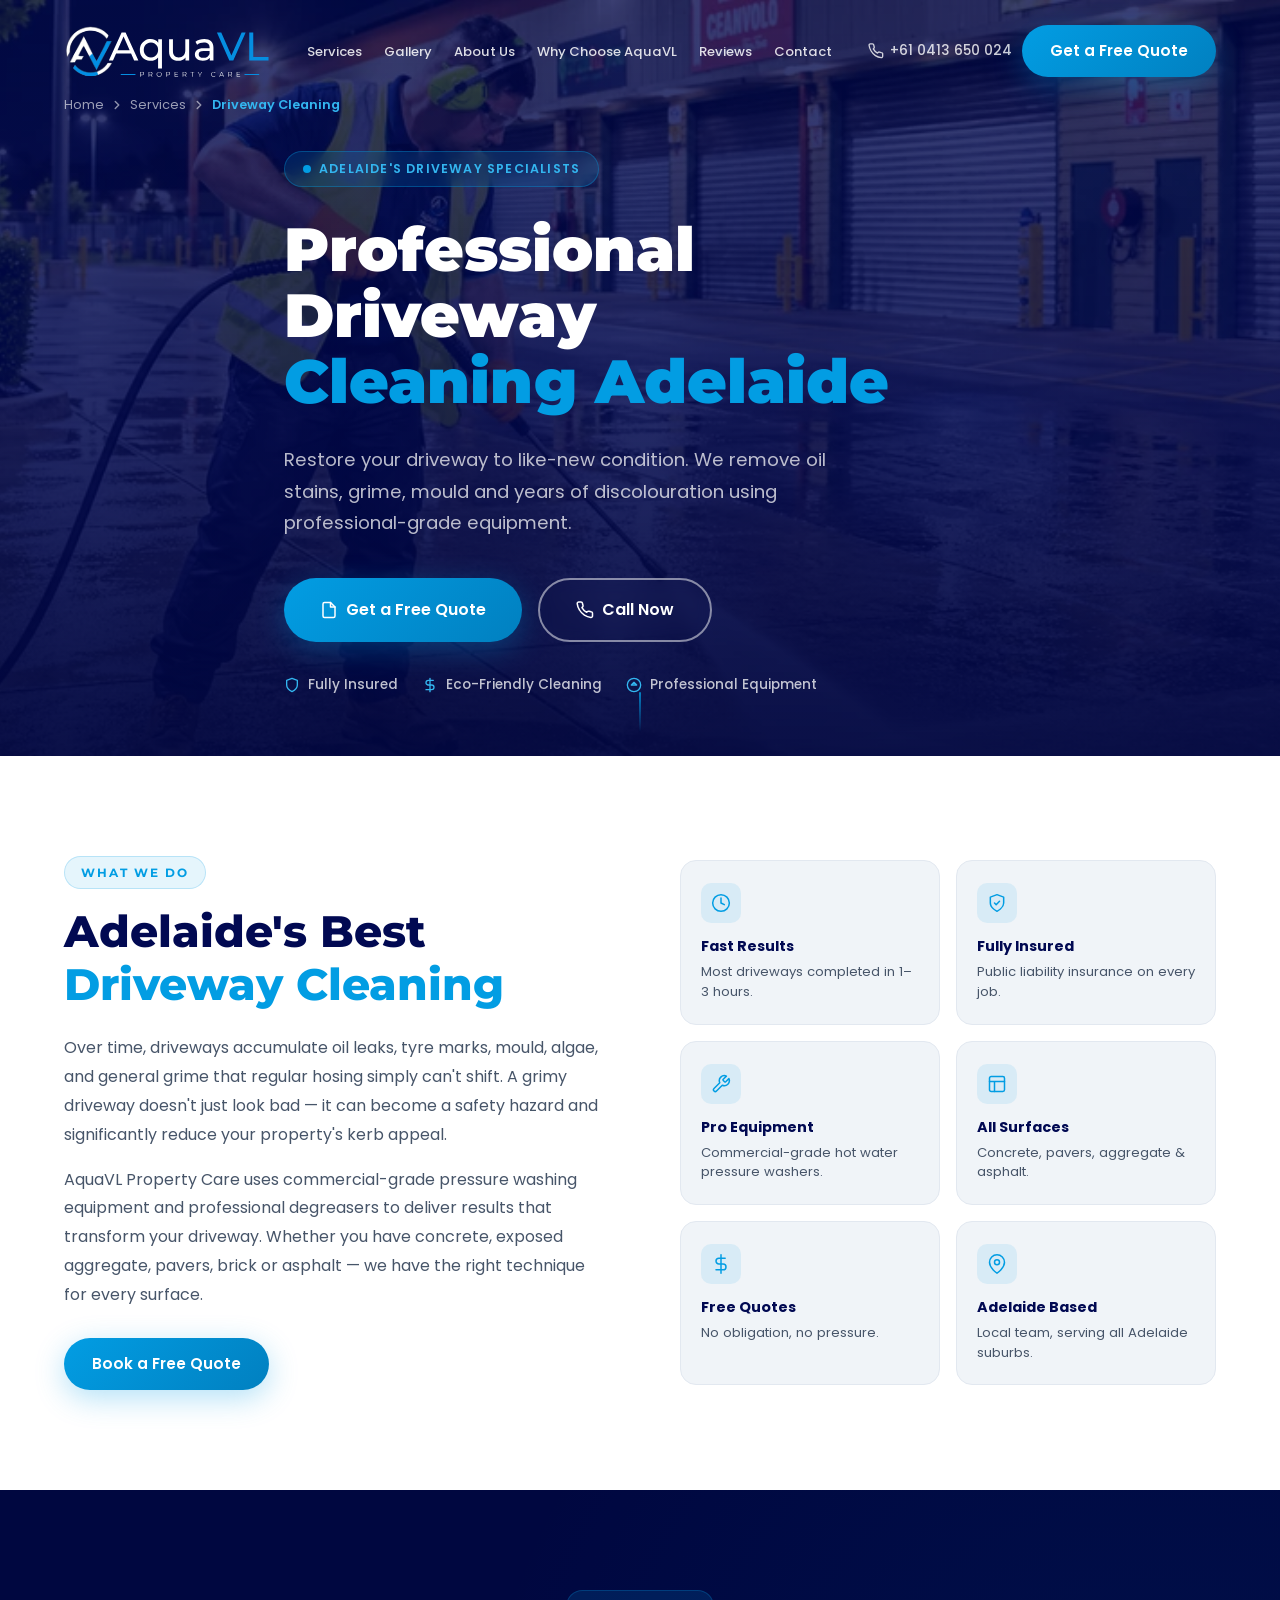
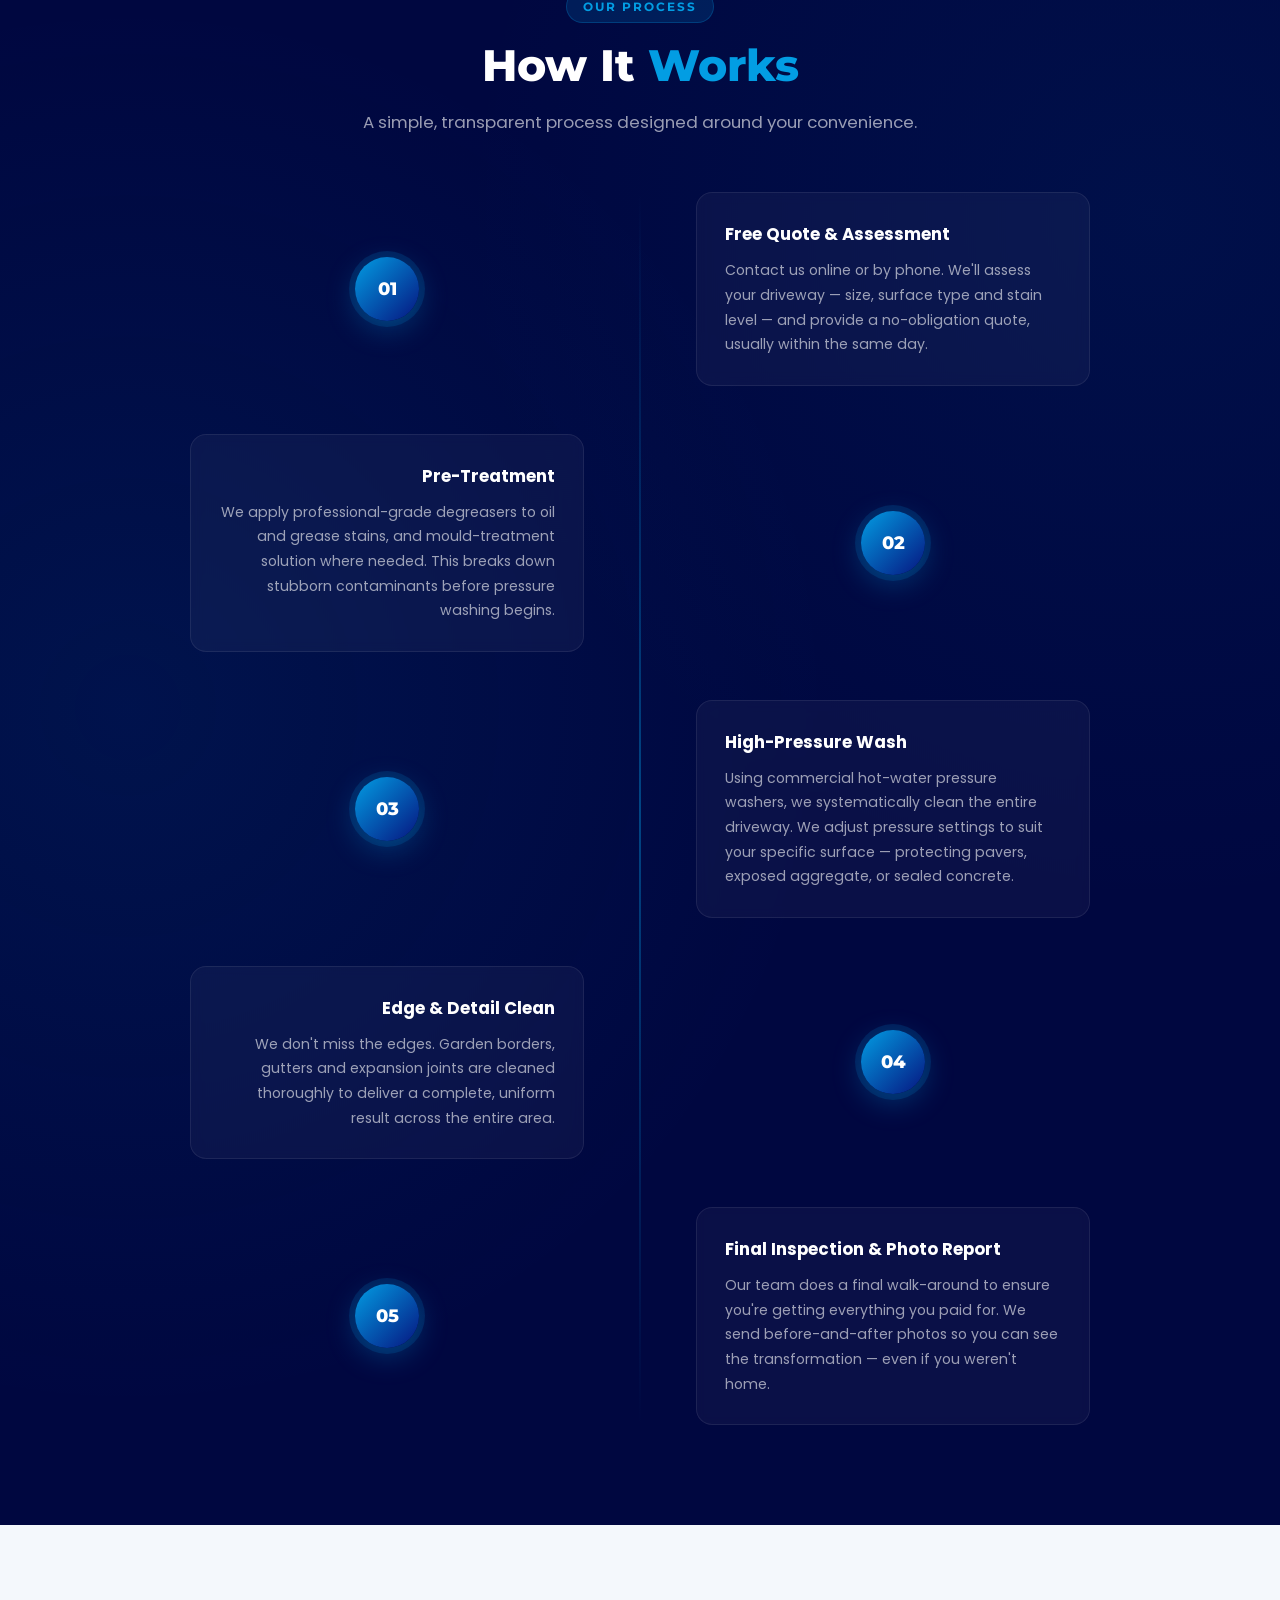
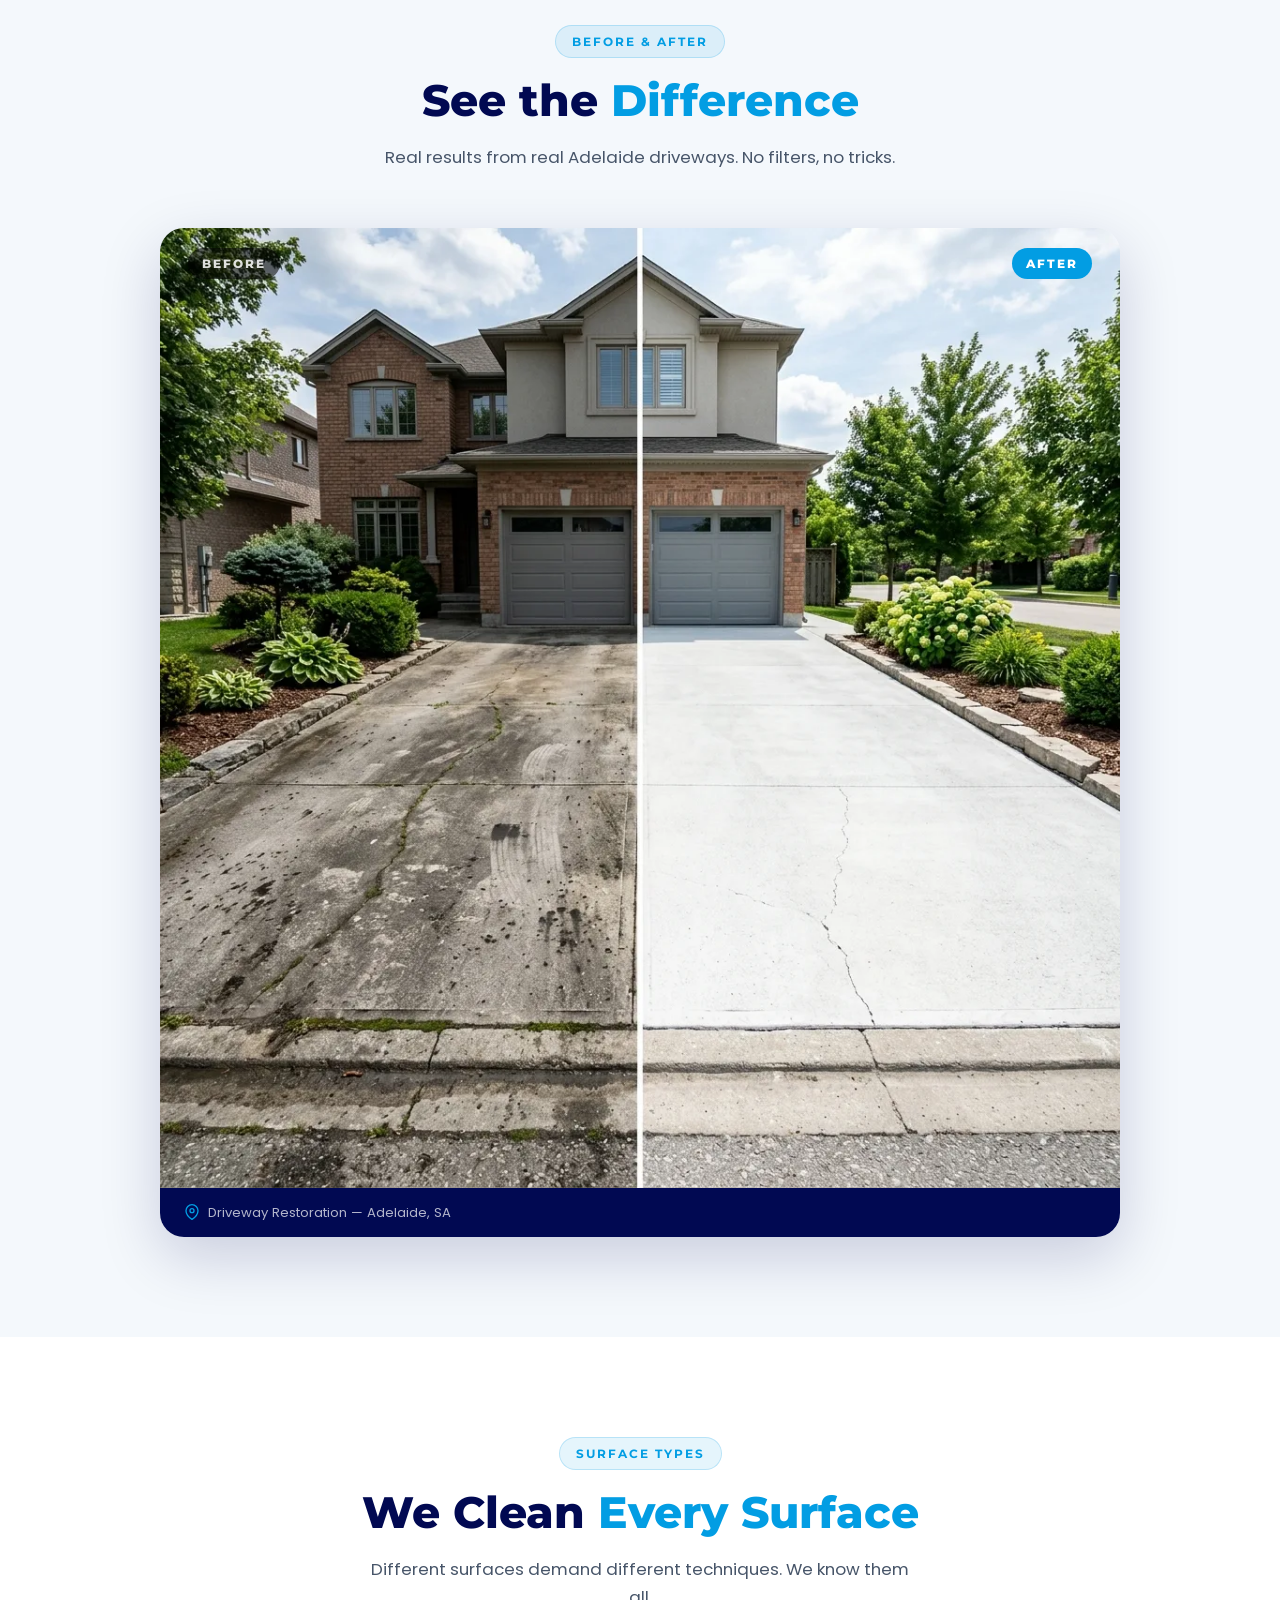
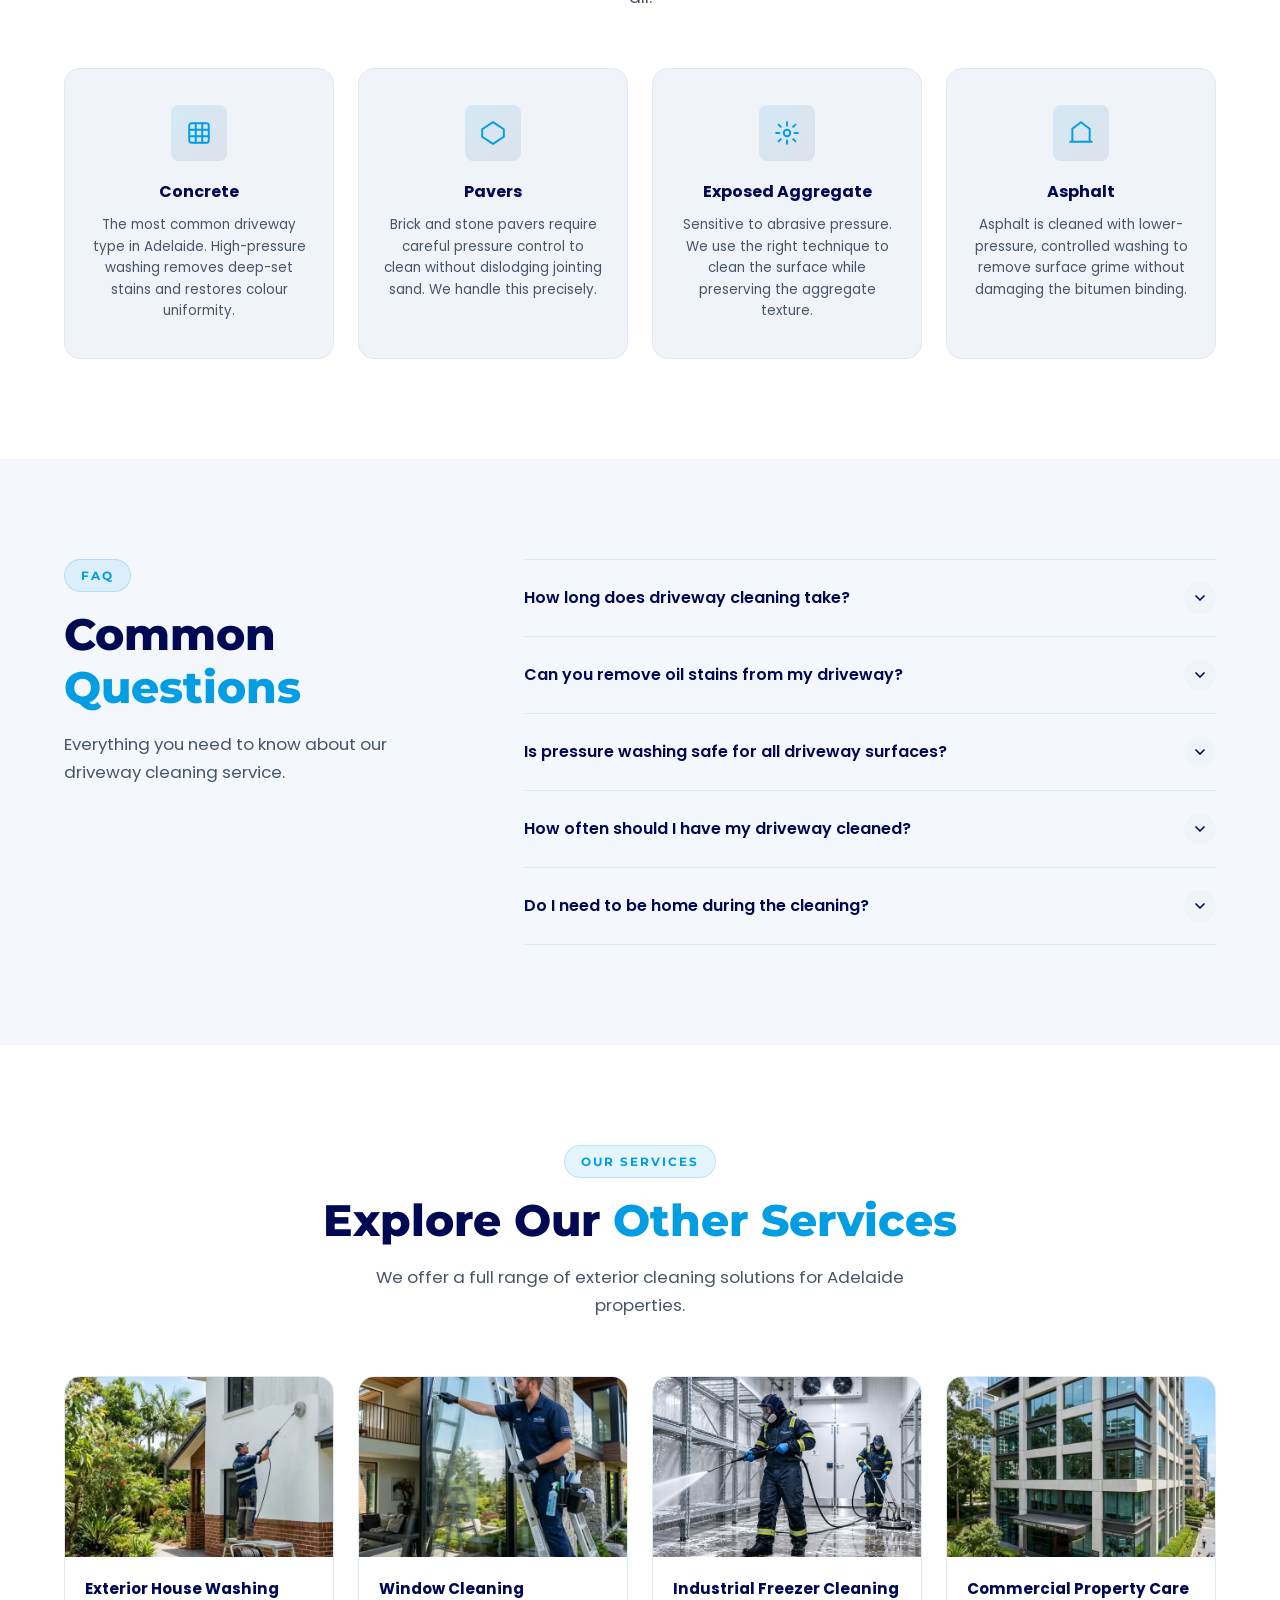
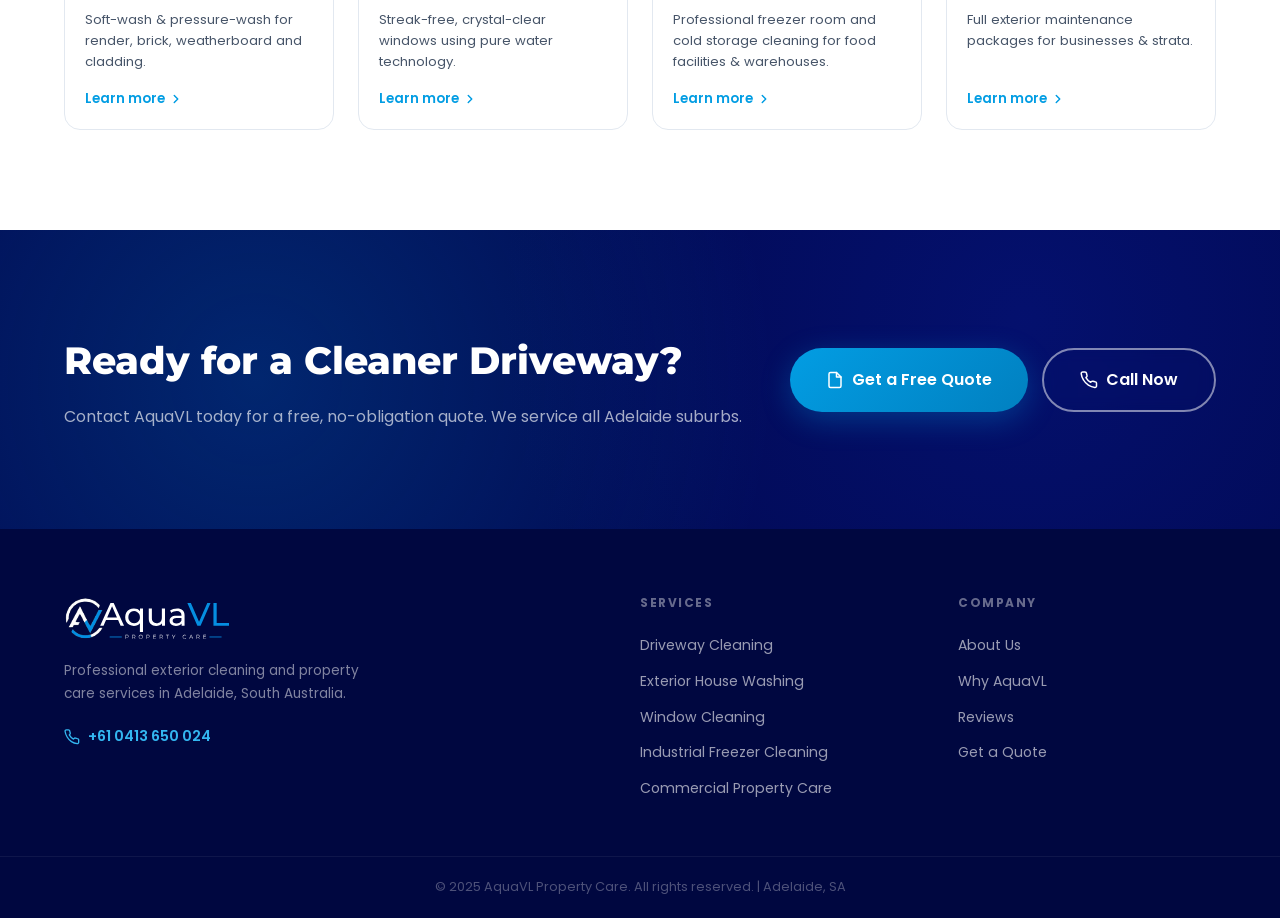
<file: services/driveway-cleaning.html>
<!DOCTYPE html>
<html lang="en">

<head>
  <meta charset="UTF-8" />
  <meta name="viewport" content="width=device-width, initial-scale=1.0" />
  <title>Driveway Cleaning Adelaide | AquaVL Property Care</title>
  <meta name="description"
    content="Professional driveway cleaning in Adelaide. AquaVL Property Care removes oil stains, grime and discolouration with high-pressure washing. Residential & commercial. Free quote!" />
  <meta name="keywords"
    content="Driveway Cleaning Adelaide, Pressure Washing Driveway Adelaide, Concrete Cleaning Adelaide, Driveway Pressure Wash SA" />
  <meta name="robots" content="index, follow" />
  <meta property="og:title" content="Driveway Cleaning Adelaide | AquaVL Property Care" />
  <meta property="og:description"
    content="Expert driveway pressure washing and cleaning across Adelaide, SA. Oil stains, grime and mould removed. Book a free quote today." />
  <meta property="og:type" content="website" />
  <meta property="og:url" content="https://aquavl.com.au/services/driveway-cleaning" />
  <link rel="canonical" href="https://aquavl.com.au/services/driveway-cleaning" />

  <!-- Breadcrumb Schema -->
  <script type="application/ld+json">
  {
    "@context": "https://schema.org",
    "@type": "BreadcrumbList",
    "itemListElement": [
      { "@type": "ListItem", "position": 1, "name": "Home", "item": "https://aquavl.com.au" },
      { "@type": "ListItem", "position": 2, "name": "Services", "item": "https://aquavl.com.au/#services" },
      { "@type": "ListItem", "position": 3, "name": "Driveway Cleaning", "item": "https://aquavl.com.au/services/driveway-cleaning" }
    ]
  }
  </script>

  <!-- Service Schema -->
  <script type="application/ld+json">
  {
    "@context": "https://schema.org",
    "@type": "Service",
    "name": "Driveway Cleaning Adelaide",
    "description": "Professional high-pressure driveway cleaning service in Adelaide, SA. Removes oil stains, grime, mould and discolouration from concrete, pavers and asphalt.",
    "provider": {
      "@type": "LocalBusiness",
      "name": "AquaVL Property Care",
      "url": "https://aquavl.com.au",
      "telephone": "+61413650024",
      "address": {
        "@type": "PostalAddress",
        "addressLocality": "Adelaide",
        "addressRegion": "SA",
        "addressCountry": "AU"
      }
    },
    "areaServed": "Adelaide, South Australia",
    "serviceType": "Driveway Cleaning"
  }
  </script>

  <!-- FAQ Schema -->
  <script type="application/ld+json">
  {
    "@context": "https://schema.org",
    "@type": "FAQPage",
    "mainEntity": [
      {
        "@type": "Question",
        "name": "How long does driveway cleaning take?",
        "acceptedAnswer": {
          "@type": "Answer",
          "text": "Most residential driveways in Adelaide take between 1 to 3 hours depending on size and level of staining. Our team works efficiently to minimise disruption to your day."
        }
      },
      {
        "@type": "Question",
        "name": "Can you remove oil stains from my driveway?",
        "acceptedAnswer": {
          "@type": "Answer",
          "text": "Yes. We use professional-grade degreasers combined with high-pressure hot water to break down and lift oil stains from concrete and pavers. Results vary depending on how deep the oil has penetrated, but dramatic improvement is always achieved."
        }
      },
      {
        "@type": "Question",
        "name": "Is pressure washing safe for all driveway surfaces?",
        "acceptedAnswer": {
          "@type": "Answer",
          "text": "We adjust pressure settings based on your surface type. Concrete driveways can handle higher pressures, while pavers, exposed aggregate and asphalt require a more controlled approach. We always assess the surface before starting."
        }
      },
      {
        "@type": "Question",
        "name": "How often should I have my driveway cleaned?",
        "acceptedAnswer": {
          "@type": "Answer",
          "text": "We recommend professional driveway cleaning every 12 to 18 months in Adelaide's climate. Properties near trees, with vehicles that leak oil, or with heavy foot traffic may benefit from more frequent cleaning."
        }
      },
      {
        "@type": "Question",
        "name": "Do I need to be home during the cleaning?",
        "acceptedAnswer": {
          "@type": "Answer",
          "text": "No, you don't need to be home. As long as we have access to the driveway and a water source, our team can complete the job and leave everything tidy. We'll send you photos upon completion."
        }
      }
    ]
  }
  </script>

  <!-- Preconnect for Google Fonts (non-blocking) -->
  <link rel="preconnect" href="https://fonts.googleapis.com" />
  <link rel="preconnect" href="https://fonts.gstatic.com" crossorigin />
  <link rel="stylesheet" href="https://fonts.googleapis.com/css2?family=Poppins:wght@300;400;500;600;700;800;900&family=Montserrat:wght@400;500;600;700;800&display=swap" media="print" onload="this.media='all'" />
  <noscript><link rel="stylesheet" href="https://fonts.googleapis.com/css2?family=Poppins:wght@300;400;500;600;700;800;900&family=Montserrat:wght@400;500;600;700;800&display=swap" /></noscript>

  <link rel="stylesheet" href="../css/style.css" />
  <link rel="stylesheet" href="../css/service-page.css" />
</head>

<body>

  <!-- ============================================================
       MOBILE MENU
  ============================================================ -->
  <div class="mobile-menu" id="mobileMenu" role="dialog" aria-label="Navigation menu">
    <a href="../index.html#services" onclick="closeMobileMenu()">Services</a>
    <a href="../index.html#gallery" onclick="closeMobileMenu()">Gallery</a>
    <a href="../index.html#about" onclick="closeMobileMenu()">About Us</a>
    <a href="../index.html#why-us" onclick="closeMobileMenu()">Why Choose AquaVL</a>
    <a href="../index.html#reviews" onclick="closeMobileMenu()">Reviews</a>
    <a href="../index.html#quote" onclick="closeMobileMenu()">Contact</a>
    <a href="tel:+61413650024" class="btn btn-primary btn-lg" style="margin-top:8px;">
      <svg xmlns="http://www.w3.org/2000/svg" viewBox="0 0 24 24" fill="none" stroke="currentColor" stroke-width="2"
        stroke-linecap="round" stroke-linejoin="round" width="18" height="18">
        <path
          d="M22 16.92v3a2 2 0 0 1-2.18 2 19.79 19.79 0 0 1-8.63-3.07A19.5 19.5 0 0 1 4.69 12 19.79 19.79 0 0 1 1.61 3.4 2 2 0 0 1 3.6 1.22h3a2 2 0 0 1 2 1.72 12.84 12.84 0 0 0 .7 2.81 2 2 0 0 1-.45 2.11L7.91 8.8a16 16 0 0 0 6.29 6.29l.95-.94a2 2 0 0 1 2.11-.45 12.84 12.84 0 0 0 2.81.7A2 2 0 0 1 22 16.92z" />
      </svg>
      Call Now
    </a>
  </div>

  <!-- ============================================================
       NAVBAR
  ============================================================ -->
  <header id="navbar" role="banner">
    <div class="container">
      <nav class="nav-inner" aria-label="Main navigation">
        <a href="../index.html" class="nav-logo" aria-label="AquaVL Property Care - Home">
          <img src="../assets/logos/log_white_svg.svg" alt="AquaVL Property Care Logo" id="navLogo" />
        </a>

        <ul class="nav-links" role="list">
          <li><a href="../index.html#services">Services</a></li>
          <li><a href="../index.html#gallery">Gallery</a></li>
          <li><a href="../index.html#about">About Us</a></li>
          <li><a href="../index.html#why-us">Why Choose AquaVL</a></li>
          <li><a href="../index.html#reviews">Reviews</a></li>
          <li><a href="../index.html#quote">Contact</a></li>
        </ul>

        <div class="nav-cta">
          <a href="tel:+61413650024" class="nav-phone" aria-label="Call us">
            <svg xmlns="http://www.w3.org/2000/svg" viewBox="0 0 24 24" fill="none" stroke="currentColor"
              stroke-width="2" stroke-linecap="round" stroke-linejoin="round">
              <path
                d="M22 16.92v3a2 2 0 0 1-2.18 2 19.79 19.79 0 0 1-8.63-3.07A19.5 19.5 0 0 1 4.69 12 19.79 19.79 0 0 1 1.61 3.4 2 2 0 0 1 3.6 1.22h3a2 2 0 0 1 2 1.72 12.84 12.84 0 0 0 .7 2.81 2 2 0 0 1-.45 2.11L7.91 8.8a16 16 0 0 0 6.29 6.29l.95-.94a2 2 0 0 1 2.11-.45 12.84 12.84 0 0 0 2.81.7A2 2 0 0 1 22 16.92z" />
            </svg>
            +61 0413 650 024
          </a>
          <a href="../index.html#quote" class="btn btn-primary" id="navQuoteBtn">Get a Free Quote</a>
        </div>

        <button class="hamburger" id="hamburger" aria-label="Open menu" aria-expanded="false">
          <span></span>
          <span></span>
          <span></span>
        </button>
      </nav>
    </div>
  </header>

  <main>

    <!-- ============================================================
         HERO
    ============================================================ -->
    <section class="sp-hero" id="sp-hero" aria-labelledby="spHeroTitle">
      <div class="sp-hero-bg" style="background-image: url('../assets/images/service-driveway.webp');" aria-hidden="true"></div>
      <div class="sp-hero-overlay" aria-hidden="true"></div>

      <!-- Breadcrumb -->
      <nav class="sp-breadcrumb container" aria-label="Breadcrumb">
        <ol>
          <li><a href="../index.html">Home</a></li>
          <li aria-hidden="true">
            <svg xmlns="http://www.w3.org/2000/svg" width="14" height="14" viewBox="0 0 24 24" fill="none" stroke="currentColor" stroke-width="2.5" stroke-linecap="round" stroke-linejoin="round"><polyline points="9 18 15 12 9 6"/></svg>
          </li>
          <li><a href="../index.html#services">Services</a></li>
          <li aria-hidden="true">
            <svg xmlns="http://www.w3.org/2000/svg" width="14" height="14" viewBox="0 0 24 24" fill="none" stroke="currentColor" stroke-width="2.5" stroke-linecap="round" stroke-linejoin="round"><polyline points="9 18 15 12 9 6"/></svg>
          </li>
          <li aria-current="page">Driveway Cleaning</li>
        </ol>
      </nav>

      <div class="container sp-hero-content">
        <div class="sp-hero-badge">
          <div class="hero-badge-dot"></div>
          <span>Adelaide's Driveway Specialists</span>
        </div>
        <h1 class="sp-hero-title" id="spHeroTitle">
          Professional Driveway<br>
          <span class="accent">Cleaning Adelaide</span>
        </h1>
        <p class="sp-hero-subtitle">
          Restore your driveway to like-new condition. We remove oil stains, grime, mould and years of discolouration using professional-grade equipment.
        </p>
        <div class="sp-hero-actions">
          <a href="../index.html#quote" class="btn btn-primary btn-lg" id="spHeroQuoteBtn">
            <svg xmlns="http://www.w3.org/2000/svg" width="18" height="18" viewBox="0 0 24 24" fill="none" stroke="currentColor" stroke-width="2" stroke-linecap="round" stroke-linejoin="round"><path d="M14 2H6a2 2 0 0 0-2 2v16a2 2 0 0 0 2 2h12a2 2 0 0 0 2-2V8z"/><polyline points="14 2 14 8 20 8"/></svg>
            Get a Free Quote
          </a>
          <a href="tel:+61413650024" class="btn btn-secondary btn-lg" id="spHeroCallBtn">
            <svg xmlns="http://www.w3.org/2000/svg" width="18" height="18" viewBox="0 0 24 24" fill="none" stroke="currentColor" stroke-width="2" stroke-linecap="round" stroke-linejoin="round"><path d="M22 16.92v3a2 2 0 0 1-2.18 2 19.79 19.79 0 0 1-8.63-3.07A19.5 19.5 0 0 1 4.69 12 19.79 19.79 0 0 1 1.61 3.4 2 2 0 0 1 3.6 1.22h3a2 2 0 0 1 2 1.72 12.84 12.84 0 0 0 .7 2.81 2 2 0 0 1-.45 2.11L7.91 8.8a16 16 0 0 0 6.29 6.29l.95-.94a2 2 0 0 1 2.11-.45 12.84 12.84 0 0 0 2.81.7A2 2 0 0 1 22 16.92z"/></svg>
            Call Now
          </a>
        </div>

        <div class="sp-hero-trust-badges">
          <div class="sp-trust-badge">
            <svg xmlns="http://www.w3.org/2000/svg" viewBox="0 0 24 24" fill="none" stroke="currentColor" stroke-width="2" stroke-linecap="round" stroke-linejoin="round">
              <path d="M12 22s8-4 8-10V5l-8-3-8 3v7c0 6 8 10 8 10z"/>
            </svg>
            <span>Fully Insured</span>
          </div>
          <div class="sp-trust-badge">
            <svg xmlns="http://www.w3.org/2000/svg" viewBox="0 0 24 24" fill="none" stroke="currentColor" stroke-width="2" stroke-linecap="round" stroke-linejoin="round">
              <path d="M12 2v20M17 5H9.5a3.5 3.5 0 0 0 0 7h5a3.5 3.5 0 0 1 0 7H6"/>
            </svg>
            <span>Eco-Friendly Cleaning</span>
          </div>
          <div class="sp-trust-badge">
            <svg xmlns="http://www.w3.org/2000/svg" viewBox="0 0 24 24" fill="none" stroke="currentColor" stroke-width="2" stroke-linecap="round" stroke-linejoin="round">
              <circle cx="12" cy="12" r="10"/>
              <path d="M12 8l-4 4h8z"/>
            </svg>
            <span>Professional Equipment</span>
          </div>
        </div>
      </div>

      <!-- Scroll hint -->
      <div class="sp-scroll-hint" aria-hidden="true">
        <div class="sp-scroll-line"></div>
      </div>
    </section>

    <!-- ============================================================
         INTRO / OVERVIEW
    ============================================================ -->
    <section class="sp-intro" id="sp-overview" aria-labelledby="spIntroTitle">
      <div class="container">
        <div class="sp-intro-grid">

          <div class="sp-intro-text reveal">
            <div class="section-tag">What We Do</div>
            <h2 class="section-title" id="spIntroTitle">
              Adelaide's Best<br><span>Driveway Cleaning</span>
            </h2>
            <p>
              Over time, driveways accumulate oil leaks, tyre marks, mould, algae, and general grime that regular hosing simply can't shift. A grimy driveway doesn't just look bad — it can become a safety hazard and significantly reduce your property's kerb appeal.
            </p>
            <p>
              AquaVL Property Care uses commercial-grade pressure washing equipment and professional degreasers to deliver results that transform your driveway. Whether you have concrete, exposed aggregate, pavers, brick or asphalt — we have the right technique for every surface.
            </p>
            <a href="../index.html#quote" class="btn btn-primary" id="spIntroQuoteBtn" style="margin-top: 12px;">
              Book a Free Quote
            </a>
          </div>

          <div class="sp-benefits-grid reveal">
            <div class="sp-benefit-card">
              <div class="sp-benefit-icon">
                <svg xmlns="http://www.w3.org/2000/svg" viewBox="0 0 24 24" fill="none" stroke="currentColor" stroke-width="1.8" stroke-linecap="round" stroke-linejoin="round"><circle cx="12" cy="12" r="10"/><polyline points="12 6 12 12 16 14"/></svg>
              </div>
              <h3>Fast Results</h3>
              <p>Most driveways completed in 1–3 hours.</p>
            </div>
            <div class="sp-benefit-card">
              <div class="sp-benefit-icon">
                <svg xmlns="http://www.w3.org/2000/svg" viewBox="0 0 24 24" fill="none" stroke="currentColor" stroke-width="1.8" stroke-linecap="round" stroke-linejoin="round"><path d="M12 22s8-4 8-10V5l-8-3-8 3v7c0 6 8 10 8 10z"/><polyline points="9 12 11 14 15 10"/></svg>
              </div>
              <h3>Fully Insured</h3>
              <p>Public liability insurance on every job.</p>
            </div>
            <div class="sp-benefit-card">
              <div class="sp-benefit-icon">
                <svg xmlns="http://www.w3.org/2000/svg" viewBox="0 0 24 24" fill="none" stroke="currentColor" stroke-width="1.8" stroke-linecap="round" stroke-linejoin="round"><path d="M14.7 6.3a1 1 0 0 0 0 1.4l1.6 1.6a1 1 0 0 0 1.4 0l3.77-3.77a6 6 0 0 1-7.94 7.94l-6.91 6.91a2.12 2.12 0 0 1-3-3l6.91-6.91a6 6 0 0 1 7.94-7.94l-3.76 3.76z"/></svg>
              </div>
              <h3>Pro Equipment</h3>
              <p>Commercial-grade hot water pressure washers.</p>
            </div>
            <div class="sp-benefit-card">
              <div class="sp-benefit-icon">
                <svg xmlns="http://www.w3.org/2000/svg" viewBox="0 0 24 24" fill="none" stroke="currentColor" stroke-width="1.8" stroke-linecap="round" stroke-linejoin="round"><rect x="3" y="3" width="18" height="18" rx="2"/><path d="M3 9h18M9 21V9"/></svg>
              </div>
              <h3>All Surfaces</h3>
              <p>Concrete, pavers, aggregate & asphalt.</p>
            </div>
            <div class="sp-benefit-card">
              <div class="sp-benefit-icon">
                <svg xmlns="http://www.w3.org/2000/svg" viewBox="0 0 24 24" fill="none" stroke="currentColor" stroke-width="1.8" stroke-linecap="round" stroke-linejoin="round"><line x1="12" y1="1" x2="12" y2="23"/><path d="M17 5H9.5a3.5 3.5 0 0 0 0 7h5a3.5 3.5 0 0 1 0 7H6"/></svg>
              </div>
              <h3>Free Quotes</h3>
              <p>No obligation, no pressure.</p>
            </div>
            <div class="sp-benefit-card">
              <div class="sp-benefit-icon">
                <svg xmlns="http://www.w3.org/2000/svg" viewBox="0 0 24 24" fill="none" stroke="currentColor" stroke-width="1.8" stroke-linecap="round" stroke-linejoin="round"><path d="M21 10c0 7-9 13-9 13s-9-6-9-13a9 9 0 0 1 18 0z"/><circle cx="12" cy="10" r="3"/></svg>
              </div>
              <h3>Adelaide Based</h3>
              <p>Local team, serving all Adelaide suburbs.</p>
            </div>
          </div>

        </div>
      </div>
    </section>

    <!-- ============================================================
         HOW IT WORKS — TIMELINE
    ============================================================ -->
    <section class="sp-process" id="sp-process" aria-labelledby="spProcessTitle">
      <div class="container">
        <div class="sp-section-header text-center reveal">
          <div class="section-tag">Our Process</div>
          <h2 class="section-title" id="spProcessTitle">How It <span>Works</span></h2>
          <p class="section-subtitle">A simple, transparent process designed around your convenience.</p>
        </div>

        <div class="sp-timeline">
          <div class="sp-timeline-item reveal reveal-delay-1">
            <div class="sp-timeline-number">01</div>
            <div class="sp-timeline-content">
              <h3>Free Quote & Assessment</h3>
              <p>Contact us online or by phone. We'll assess your driveway — size, surface type and stain level — and provide a no-obligation quote, usually within the same day.</p>
            </div>
          </div>

          <div class="sp-timeline-item reveal reveal-delay-2">
            <div class="sp-timeline-number">02</div>
            <div class="sp-timeline-content">
              <h3>Pre-Treatment</h3>
              <p>We apply professional-grade degreasers to oil and grease stains, and mould-treatment solution where needed. This breaks down stubborn contaminants before pressure washing begins.</p>
            </div>
          </div>

          <div class="sp-timeline-item reveal reveal-delay-3">
            <div class="sp-timeline-content">
              <h3>High-Pressure Wash</h3>
              <p>Using commercial hot-water pressure washers, we systematically clean the entire driveway. We adjust pressure settings to suit your specific surface — protecting pavers, exposed aggregate, or sealed concrete.</p>
            </div>
            <div class="sp-timeline-number">03</div>
          </div>

          <div class="sp-timeline-item reveal reveal-delay-4">
            <div class="sp-timeline-number">04</div>
            <div class="sp-timeline-content">
              <h3>Edge & Detail Clean</h3>
              <p>We don't miss the edges. Garden borders, gutters and expansion joints are cleaned thoroughly to deliver a complete, uniform result across the entire area.</p>
            </div>
          </div>

          <div class="sp-timeline-item reveal reveal-delay-5">
            <div class="sp-timeline-content">
              <h3>Final Inspection & Photo Report</h3>
              <p>Our team does a final walk-around to ensure you're getting everything you paid for. We send before-and-after photos so you can see the transformation — even if you weren't home.</p>
            </div>
            <div class="sp-timeline-number">05</div>
          </div>
        </div>
      </div>
    </section>

    <!-- ============================================================
         BEFORE & AFTER
    ============================================================ -->
    <section class="sp-before-after" id="sp-gallery" aria-labelledby="spGalleryTitle">
      <div class="container">
        <div class="sp-section-header text-center reveal">
          <div class="section-tag">Before &amp; After</div>
          <h2 class="section-title" id="spGalleryTitle">See the <span>Difference</span></h2>
          <p class="section-subtitle">Real results from real Adelaide driveways. No filters, no tricks.</p>
        </div>

        <div class="sp-ba-card reveal">
          <div class="sp-ba-labels" aria-hidden="true">
            <span class="sp-ba-label sp-ba-label--before">Before</span>
            <span class="sp-ba-label sp-ba-label--after">After</span>
          </div>
          <img
            src="../assets/images/before-after-driveway.webp"
            alt="Before and after driveway pressure washing Adelaide — dramatic restoration of concrete driveway"
            loading="lazy"
            width="1200"
            height="500"
          />
          <div class="sp-ba-caption">
            <svg xmlns="http://www.w3.org/2000/svg" width="16" height="16" viewBox="0 0 24 24" fill="none" stroke="currentColor" stroke-width="2" stroke-linecap="round" stroke-linejoin="round"><path d="M21 10c0 7-9 13-9 13s-9-6-9-13a9 9 0 0 1 18 0z"/><circle cx="12" cy="10" r="3"/></svg>
            Driveway Restoration — Adelaide, SA
          </div>
        </div>

      </div>
    </section>

    <!-- ============================================================
         SURFACES WE CLEAN
    ============================================================ -->
    <section class="sp-surfaces" id="sp-surfaces" aria-labelledby="spSurfacesTitle">
      <div class="container">
        <div class="sp-section-header text-center reveal">
          <div class="section-tag">Surface Types</div>
          <h2 class="section-title" id="spSurfacesTitle">We Clean <span>Every Surface</span></h2>
          <p class="section-subtitle">Different surfaces demand different techniques. We know them all.</p>
        </div>

        <div class="sp-surfaces-grid">
          <div class="sp-surface-item reveal reveal-delay-1">
            <div class="sp-surface-icon">
              <svg xmlns="http://www.w3.org/2000/svg" viewBox="0 0 24 24" fill="none" stroke="currentColor" stroke-width="1.8" stroke-linecap="round" stroke-linejoin="round"><rect x="3" y="3" width="18" height="18" rx="2"/><path d="M3 9h18M3 15h18M9 3v18M15 3v18"/></svg>
            </div>
            <h3>Concrete</h3>
            <p>The most common driveway type in Adelaide. High-pressure washing removes deep-set stains and restores colour uniformity.</p>
          </div>
          <div class="sp-surface-item reveal reveal-delay-2">
            <div class="sp-surface-icon">
              <svg xmlns="http://www.w3.org/2000/svg" viewBox="0 0 24 24" fill="none" stroke="currentColor" stroke-width="1.8" stroke-linecap="round" stroke-linejoin="round"><polygon points="12 2 22 8.5 22 15.5 12 22 2 15.5 2 8.5 12 2"/></svg>
            </div>
            <h3>Pavers</h3>
            <p>Brick and stone pavers require careful pressure control to clean without dislodging jointing sand. We handle this precisely.</p>
          </div>
          <div class="sp-surface-item reveal reveal-delay-3">
            <div class="sp-surface-icon">
              <svg xmlns="http://www.w3.org/2000/svg" viewBox="0 0 24 24" fill="none" stroke="currentColor" stroke-width="1.8" stroke-linecap="round" stroke-linejoin="round"><circle cx="12" cy="12" r="3"/><path d="M12 2v3M12 19v3M4.22 4.22l2.12 2.12M17.66 17.66l2.12 2.12M2 12h3M19 12h3M4.22 19.78l2.12-2.12M17.66 6.34l2.12-2.12"/></svg>
            </div>
            <h3>Exposed Aggregate</h3>
            <p>Sensitive to abrasive pressure. We use the right technique to clean the surface while preserving the aggregate texture.</p>
          </div>
          <div class="sp-surface-item reveal reveal-delay-4">
            <div class="sp-surface-icon">
              <svg xmlns="http://www.w3.org/2000/svg" viewBox="0 0 24 24" fill="none" stroke="currentColor" stroke-width="1.8" stroke-linecap="round" stroke-linejoin="round"><path d="M2 20h20M4 20V8l8-6 8 6v12"/></svg>
            </div>
            <h3>Asphalt</h3>
            <p>Asphalt is cleaned with lower-pressure, controlled washing to remove surface grime without damaging the bitumen binding.</p>
          </div>
        </div>
      </div>
    </section>

    <!-- ============================================================
         FAQ
    ============================================================ -->
    <section class="sp-faq" id="sp-faq" aria-labelledby="spFaqTitle">
      <div class="container">
        <div class="sp-faq-inner">
          <div class="sp-section-header reveal">
            <div class="section-tag">FAQ</div>
            <h2 class="section-title" id="spFaqTitle">Common <span>Questions</span></h2>
            <p class="section-subtitle">Everything you need to know about our driveway cleaning service.</p>
          </div>

          <div class="sp-faq-list reveal">

            <div class="sp-faq-item" id="faq1">
              <button class="sp-faq-question" aria-expanded="false" aria-controls="faq1-answer" id="faq1-btn">
                <span>How long does driveway cleaning take?</span>
                <div class="sp-faq-icon" aria-hidden="true">
                  <svg xmlns="http://www.w3.org/2000/svg" viewBox="0 0 24 24" fill="none" stroke="currentColor" stroke-width="2.5" stroke-linecap="round" stroke-linejoin="round"><polyline points="6 9 12 15 18 9"/></svg>
                </div>
              </button>
              <div class="sp-faq-answer" id="faq1-answer" role="region" aria-labelledby="faq1-btn" hidden>
                <p>Most residential driveways in Adelaide take between 1 to 3 hours depending on size and level of staining. Our team works efficiently to minimise disruption to your day.</p>
              </div>
            </div>

            <div class="sp-faq-item" id="faq2">
              <button class="sp-faq-question" aria-expanded="false" aria-controls="faq2-answer" id="faq2-btn">
                <span>Can you remove oil stains from my driveway?</span>
                <div class="sp-faq-icon" aria-hidden="true">
                  <svg xmlns="http://www.w3.org/2000/svg" viewBox="0 0 24 24" fill="none" stroke="currentColor" stroke-width="2.5" stroke-linecap="round" stroke-linejoin="round"><polyline points="6 9 12 15 18 9"/></svg>
                </div>
              </button>
              <div class="sp-faq-answer" id="faq2-answer" role="region" aria-labelledby="faq2-btn" hidden>
                <p>Yes. We use professional-grade degreasers combined with high-pressure hot water to break down and lift oil stains from concrete and pavers. Results vary depending on how deep the oil has penetrated, but dramatic improvement is always achieved.</p>
              </div>
            </div>

            <div class="sp-faq-item" id="faq3">
              <button class="sp-faq-question" aria-expanded="false" aria-controls="faq3-answer" id="faq3-btn">
                <span>Is pressure washing safe for all driveway surfaces?</span>
                <div class="sp-faq-icon" aria-hidden="true">
                  <svg xmlns="http://www.w3.org/2000/svg" viewBox="0 0 24 24" fill="none" stroke="currentColor" stroke-width="2.5" stroke-linecap="round" stroke-linejoin="round"><polyline points="6 9 12 15 18 9"/></svg>
                </div>
              </button>
              <div class="sp-faq-answer" id="faq3-answer" role="region" aria-labelledby="faq3-btn" hidden>
                <p>We adjust pressure settings based on your surface type. Concrete driveways can handle higher pressures, while pavers, exposed aggregate and asphalt require a more controlled approach. We always assess the surface before starting.</p>
              </div>
            </div>

            <div class="sp-faq-item" id="faq4">
              <button class="sp-faq-question" aria-expanded="false" aria-controls="faq4-answer" id="faq4-btn">
                <span>How often should I have my driveway cleaned?</span>
                <div class="sp-faq-icon" aria-hidden="true">
                  <svg xmlns="http://www.w3.org/2000/svg" viewBox="0 0 24 24" fill="none" stroke="currentColor" stroke-width="2.5" stroke-linecap="round" stroke-linejoin="round"><polyline points="6 9 12 15 18 9"/></svg>
                </div>
              </button>
              <div class="sp-faq-answer" id="faq4-answer" role="region" aria-labelledby="faq4-btn" hidden>
                <p>We recommend professional driveway cleaning every 12 to 18 months in Adelaide's climate. Properties near trees, with vehicles that leak oil, or with heavy foot traffic may benefit from more frequent cleaning.</p>
              </div>
            </div>

            <div class="sp-faq-item" id="faq5">
              <button class="sp-faq-question" aria-expanded="false" aria-controls="faq5-answer" id="faq5-btn">
                <span>Do I need to be home during the cleaning?</span>
                <div class="sp-faq-icon" aria-hidden="true">
                  <svg xmlns="http://www.w3.org/2000/svg" viewBox="0 0 24 24" fill="none" stroke="currentColor" stroke-width="2.5" stroke-linecap="round" stroke-linejoin="round"><polyline points="6 9 12 15 18 9"/></svg>
                </div>
              </button>
              <div class="sp-faq-answer" id="faq5-answer" role="region" aria-labelledby="faq5-btn" hidden>
                <p>No, you don't need to be home. As long as we have access to the driveway and a water source, our team can complete the job and leave everything tidy. We'll send you photos upon completion.</p>
              </div>
            </div>

          </div>
        </div>
      </div>
    </section>

    <!-- ============================================================
         OTHER SERVICES
    ============================================================ -->
    <section class="sp-other-services" id="sp-other-services" aria-labelledby="spOtherTitle">
      <div class="container">
        <div class="sp-section-header text-center reveal">
          <div class="section-tag">Our Services</div>
          <h2 class="section-title" id="spOtherTitle">Explore Our <span>Other Services</span></h2>
          <p class="section-subtitle">We offer a full range of exterior cleaning solutions for Adelaide properties.</p>
        </div>

        <div class="sp-other-grid">

          <a href="exterior-house-washing.html" class="sp-other-card reveal reveal-delay-1" id="linkHouseWashing">
            <div class="sp-other-card-img">
              <img src="../assets/images/service-house-washing.webp" alt="Exterior House Washing Adelaide" loading="lazy" />
            </div>
            <div class="sp-other-card-body">
              <h3>Exterior House Washing</h3>
              <p>Soft-wash &amp; pressure-wash for render, brick, weatherboard and cladding.</p>
              <span class="sp-other-card-link">
                Learn more
                <svg xmlns="http://www.w3.org/2000/svg" viewBox="0 0 24 24" fill="none" stroke="currentColor" stroke-width="2.5" stroke-linecap="round" stroke-linejoin="round"><polyline points="9 18 15 12 9 6"/></svg>
              </span>
            </div>
          </a>

          <a href="window-cleaning.html" class="sp-other-card reveal reveal-delay-2" id="linkWindowCleaning">
            <div class="sp-other-card-img">
              <img src="../assets/images/service-window-cleaning.webp" alt="Window Cleaning Adelaide" loading="lazy" />
            </div>
            <div class="sp-other-card-body">
              <h3>Window Cleaning</h3>
              <p>Streak-free, crystal-clear windows using pure water technology.</p>
              <span class="sp-other-card-link">
                Learn more
                <svg xmlns="http://www.w3.org/2000/svg" viewBox="0 0 24 24" fill="none" stroke="currentColor" stroke-width="2.5" stroke-linecap="round" stroke-linejoin="round"><polyline points="9 18 15 12 9 6"/></svg>
              </span>
            </div>
          </a>

          <a href="freezer-cleaning.html" class="sp-other-card reveal reveal-delay-3" id="linkFreezerCleaning">
            <div class="sp-other-card-img">
              <img src="../assets/images/service-freezer-cleaning.webp" alt="Industrial Freezer Cleaning Adelaide" loading="lazy" />
            </div>
            <div class="sp-other-card-body">
              <h3>Industrial Freezer Cleaning</h3>
              <p>Professional freezer room and cold storage cleaning for food facilities &amp; warehouses.</p>
              <span class="sp-other-card-link">
                Learn more
                <svg xmlns="http://www.w3.org/2000/svg" viewBox="0 0 24 24" fill="none" stroke="currentColor" stroke-width="2.5" stroke-linecap="round" stroke-linejoin="round"><polyline points="9 18 15 12 9 6"/></svg>
              </span>
            </div>
          </a>

          <a href="commercial-property-care.html" class="sp-other-card reveal reveal-delay-4" id="linkCommercial">
            <div class="sp-other-card-img">
              <img src="../assets/images/service-commercial.webp" alt="Commercial Property Care Adelaide" loading="lazy" />
            </div>
            <div class="sp-other-card-body">
              <h3>Commercial Property Care</h3>
              <p>Full exterior maintenance packages for businesses &amp; strata.</p>
              <span class="sp-other-card-link">
                Learn more
                <svg xmlns="http://www.w3.org/2000/svg" viewBox="0 0 24 24" fill="none" stroke="currentColor" stroke-width="2.5" stroke-linecap="round" stroke-linejoin="round"><polyline points="9 18 15 12 9 6"/></svg>
              </span>
            </div>
          </a>

        </div>
      </div>
    </section>

    <!-- ============================================================
         CTA BANNER
    ============================================================ -->
    <section class="sp-cta" id="sp-cta" aria-labelledby="spCtaTitle">
      <div class="sp-cta-bg" aria-hidden="true"></div>
      <div class="container sp-cta-inner reveal">
        <div class="sp-cta-text">
          <h2 class="sp-cta-title" id="spCtaTitle">Ready for a Cleaner Driveway?</h2>
          <p>Contact AquaVL today for a free, no-obligation quote. We service all Adelaide suburbs.</p>
        </div>
        <div class="sp-cta-actions">
          <a href="../index.html#quote" class="btn btn-primary btn-lg" id="spCtaQuoteBtn">
            <svg xmlns="http://www.w3.org/2000/svg" width="18" height="18" viewBox="0 0 24 24" fill="none" stroke="currentColor" stroke-width="2" stroke-linecap="round" stroke-linejoin="round"><path d="M14 2H6a2 2 0 0 0-2 2v16a2 2 0 0 0 2 2h12a2 2 0 0 0 2-2V8z"/><polyline points="14 2 14 8 20 8"/></svg>
            Get a Free Quote
          </a>
          <a href="tel:+61413650024" class="btn btn-secondary btn-lg" id="spCtaCallBtn">
            <svg xmlns="http://www.w3.org/2000/svg" width="18" height="18" viewBox="0 0 24 24" fill="none" stroke="currentColor" stroke-width="2" stroke-linecap="round" stroke-linejoin="round"><path d="M22 16.92v3a2 2 0 0 1-2.18 2 19.79 19.79 0 0 1-8.63-3.07A19.5 19.5 0 0 1 4.69 12 19.79 19.79 0 0 1 1.61 3.4 2 2 0 0 1 3.6 1.22h3a2 2 0 0 1 2 1.72 12.84 12.84 0 0 0 .7 2.81 2 2 0 0 1-.45 2.11L7.91 8.8a16 16 0 0 0 6.29 6.29l.95-.94a2 2 0 0 1 2.11-.45 12.84 12.84 0 0 0 2.81.7A2 2 0 0 1 22 16.92z"/></svg>
            Call Now
          </a>
        </div>
      </div>
    </section>

  </main>

  <!-- ============================================================
       FOOTER
  ============================================================ -->
  <footer class="sp-footer" role="contentinfo">
    <div class="container sp-footer-inner">
      <div class="sp-footer-brand">
        <a href="../index.html" aria-label="AquaVL Home">
          <img src="../assets/logos/log_white_svg.svg" alt="AquaVL Property Care Logo" height="50" />
        </a>
        <p>Professional exterior cleaning and property care services in Adelaide, South Australia.</p>
        <a href="tel:+61413650024" class="sp-footer-phone">
          <svg xmlns="http://www.w3.org/2000/svg" width="16" height="16" viewBox="0 0 24 24" fill="none" stroke="currentColor" stroke-width="2" stroke-linecap="round" stroke-linejoin="round"><path d="M22 16.92v3a2 2 0 0 1-2.18 2 19.79 19.79 0 0 1-8.63-3.07A19.5 19.5 0 0 1 4.69 12 19.79 19.79 0 0 1 1.61 3.4 2 2 0 0 1 3.6 1.22h3a2 2 0 0 1 2 1.72 12.84 12.84 0 0 0 .7 2.81 2 2 0 0 1-.45 2.11L7.91 8.8a16 16 0 0 0 6.29 6.29l.95-.94a2 2 0 0 1 2.11-.45 12.84 12.84 0 0 0 2.81.7A2 2 0 0 1 22 16.92z"/></svg>
          +61 0413 650 024
        </a>
      </div>
      <div class="sp-footer-links">
        <h4>Services</h4>
        <ul>
          <li><a href="driveway-cleaning.html">Driveway Cleaning</a></li>
          <li><a href="exterior-house-washing.html">Exterior House Washing</a></li>
          <li><a href="window-cleaning.html">Window Cleaning</a></li>
          <li><a href="freezer-cleaning.html">Industrial Freezer Cleaning</a></li>
          <li><a href="commercial-property-care.html">Commercial Property Care</a></li>
        </ul>
      </div>
      <div class="sp-footer-links">
        <h4>Company</h4>
        <ul>
          <li><a href="../index.html#about">About Us</a></li>
          <li><a href="../index.html#why-us">Why AquaVL</a></li>
          <li><a href="../index.html#reviews">Reviews</a></li>
          <li><a href="../index.html#quote">Get a Quote</a></li>
        </ul>
      </div>
    </div>
    <div class="sp-footer-bottom">
      <div class="container">
        <p>&copy; 2025 AquaVL Property Care. All rights reserved. | Adelaide, SA</p>
      </div>
    </div>
  </footer>

  <script src="../js/service-page.js" defer></script>
</body>

</html>
</file>
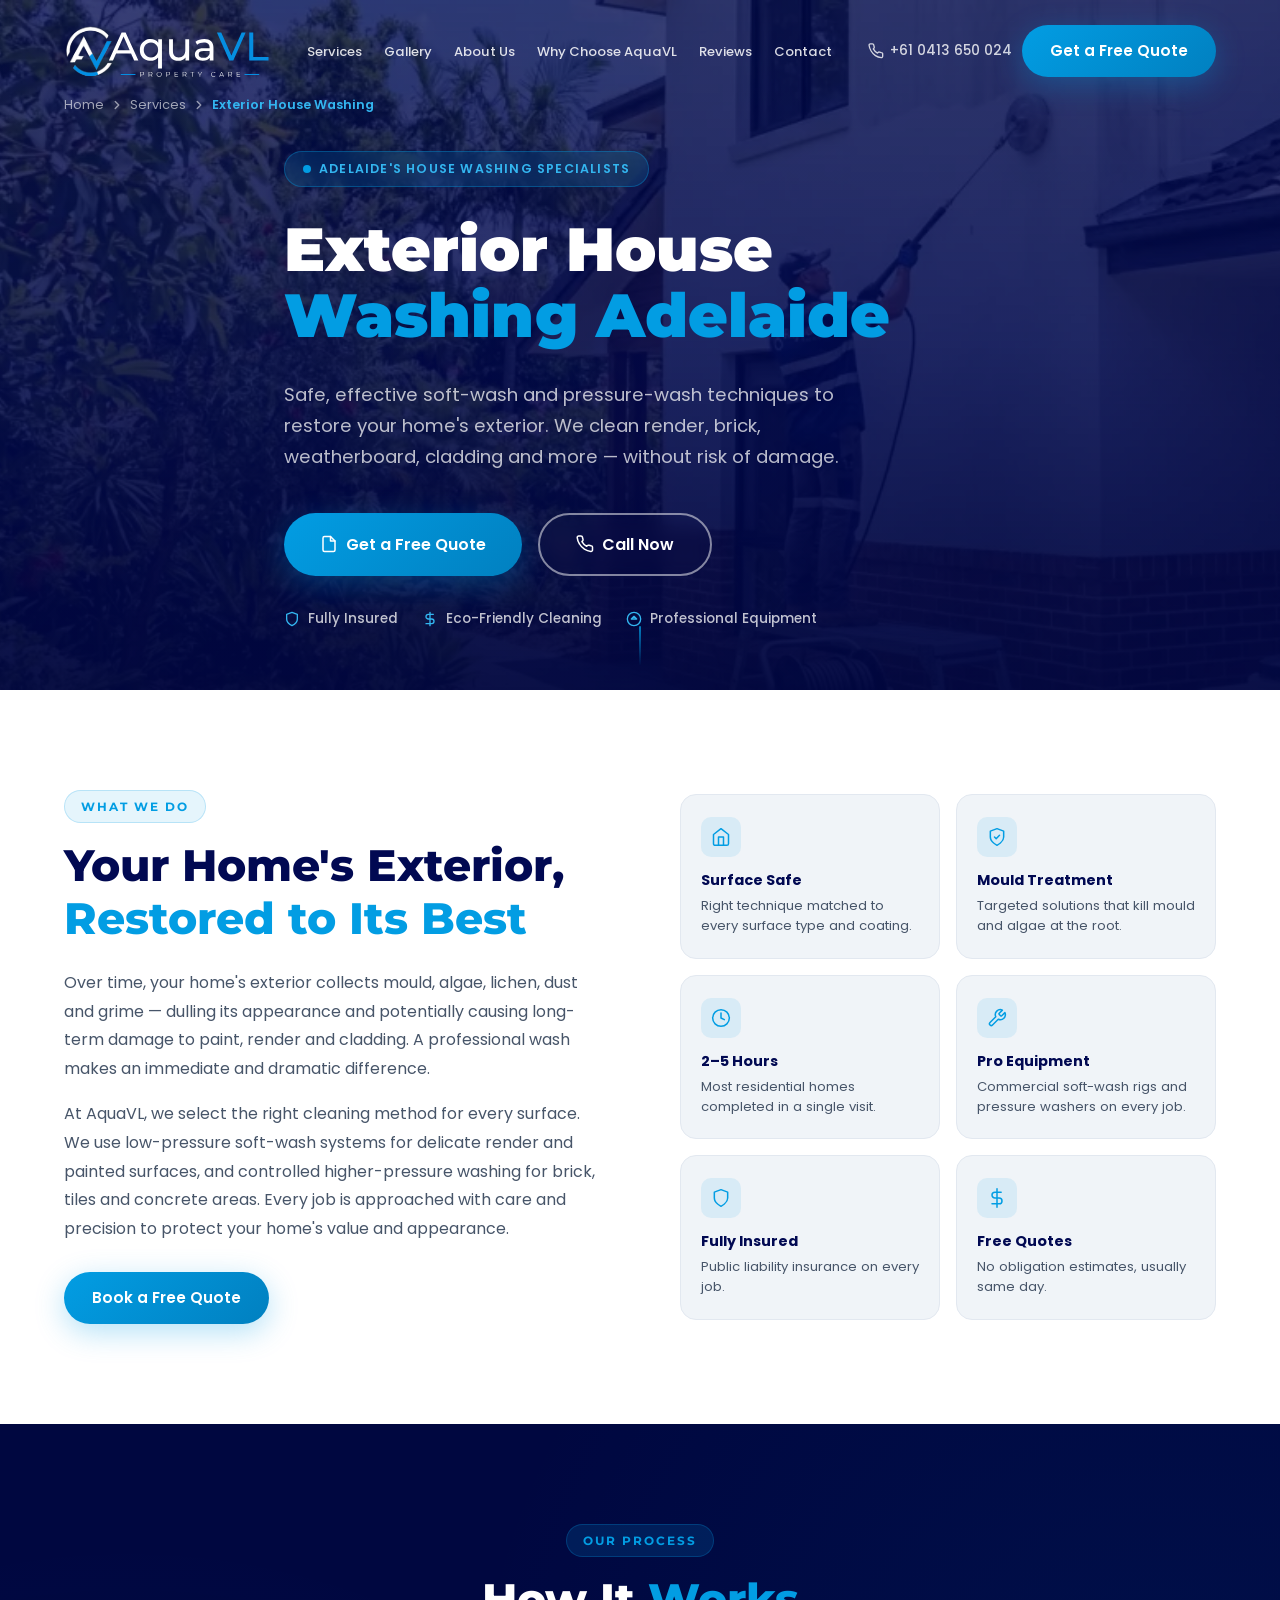
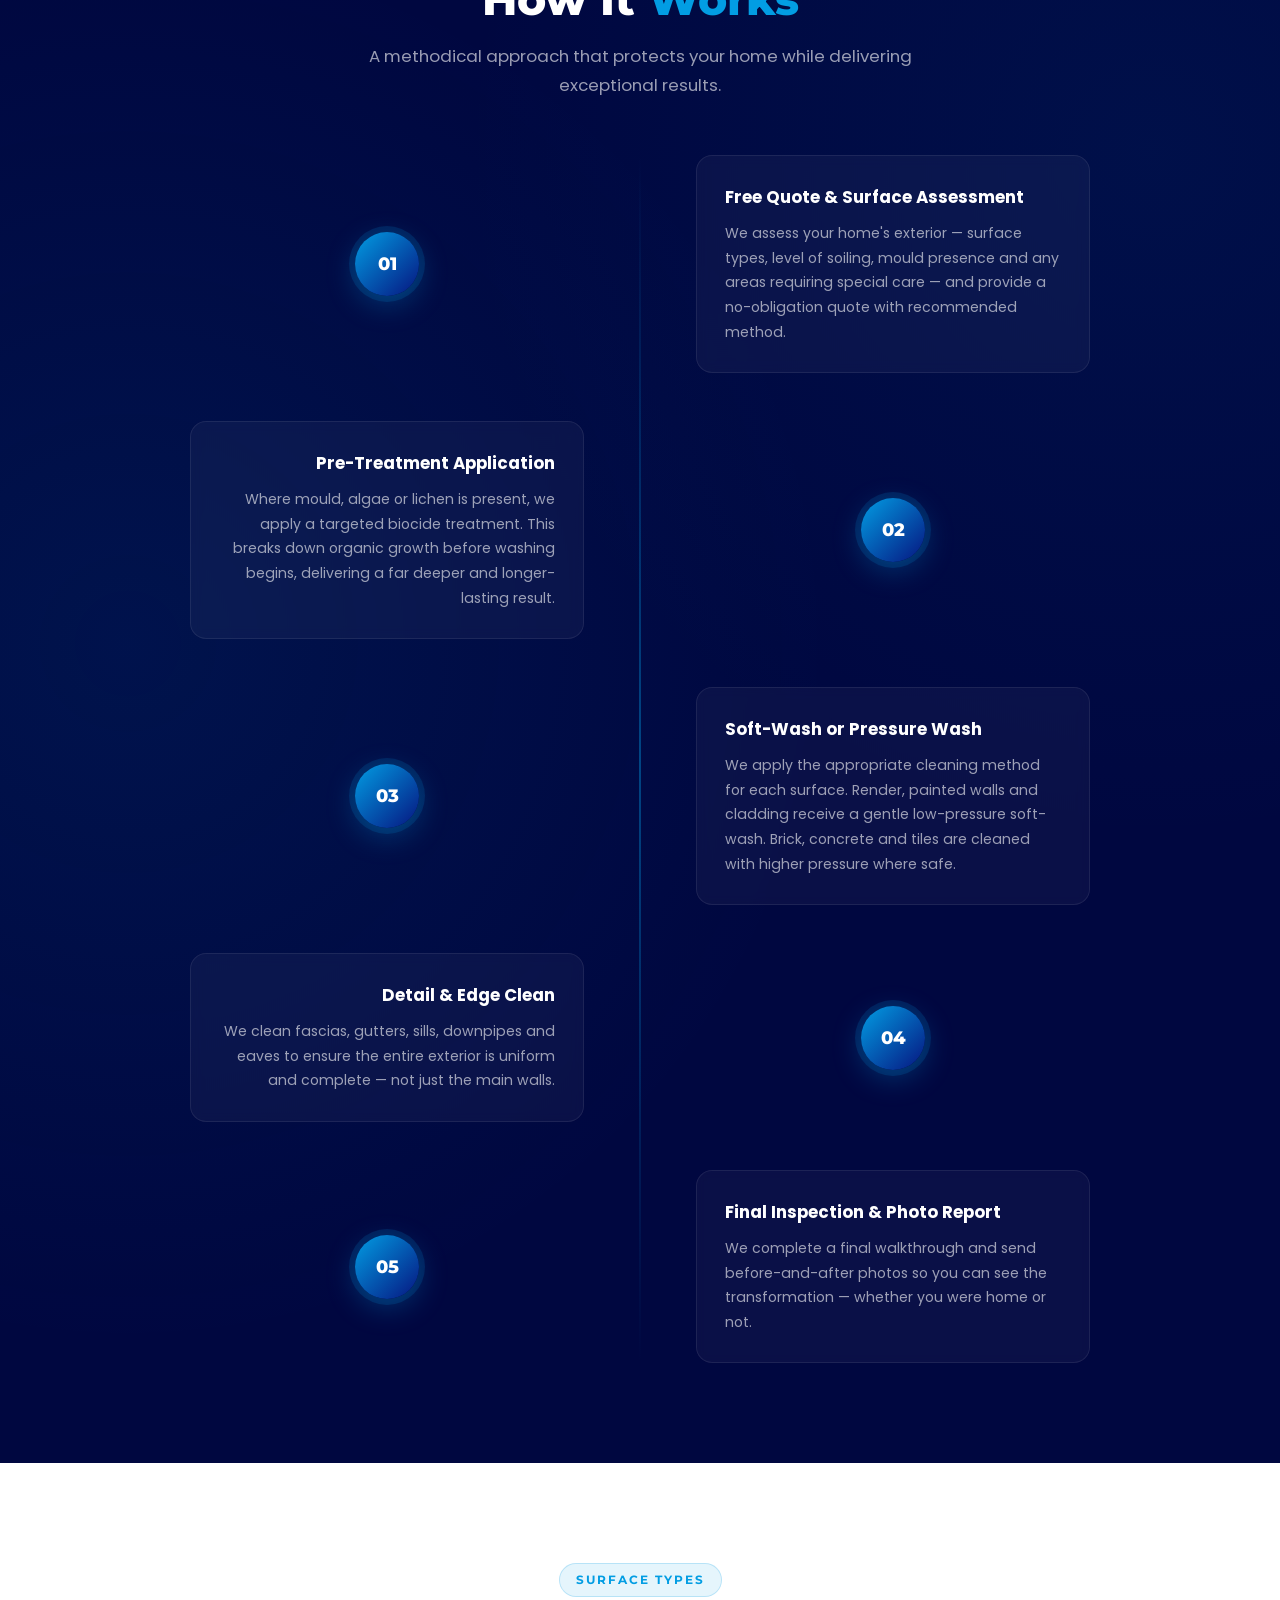
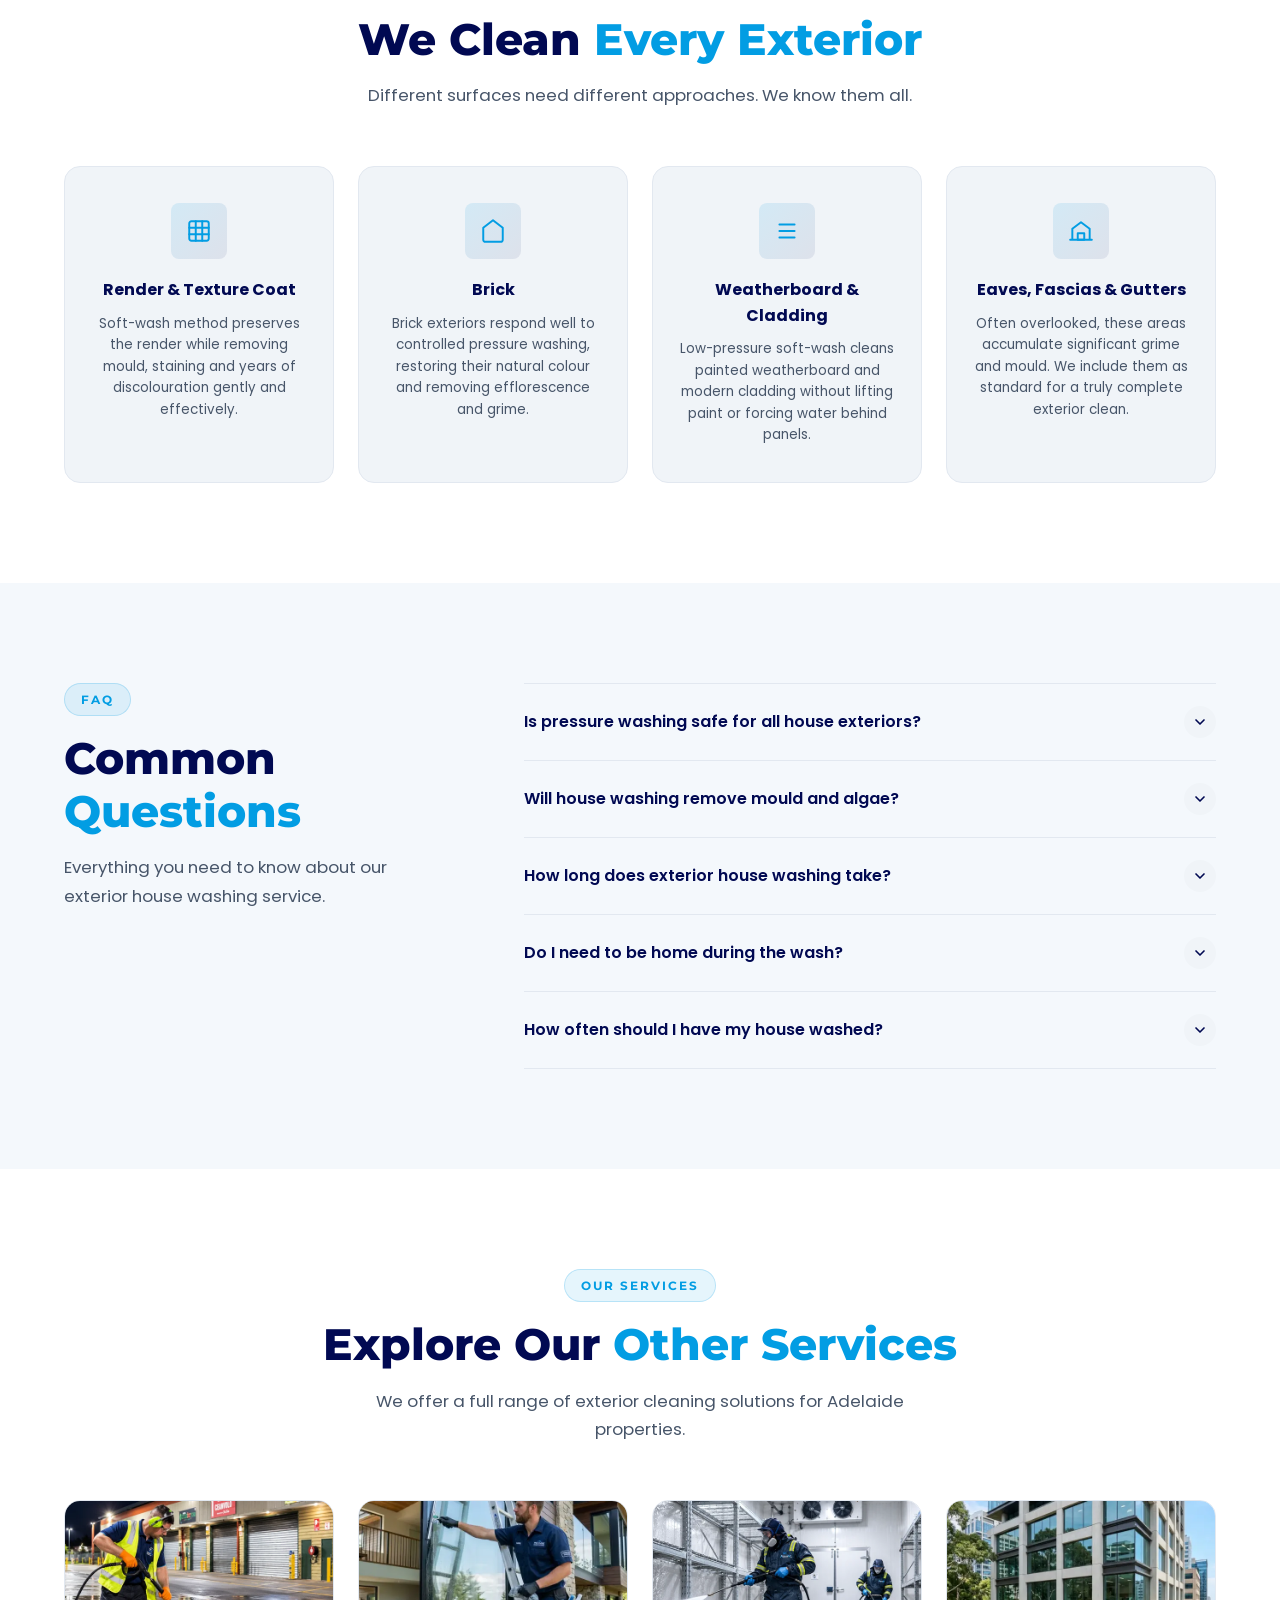
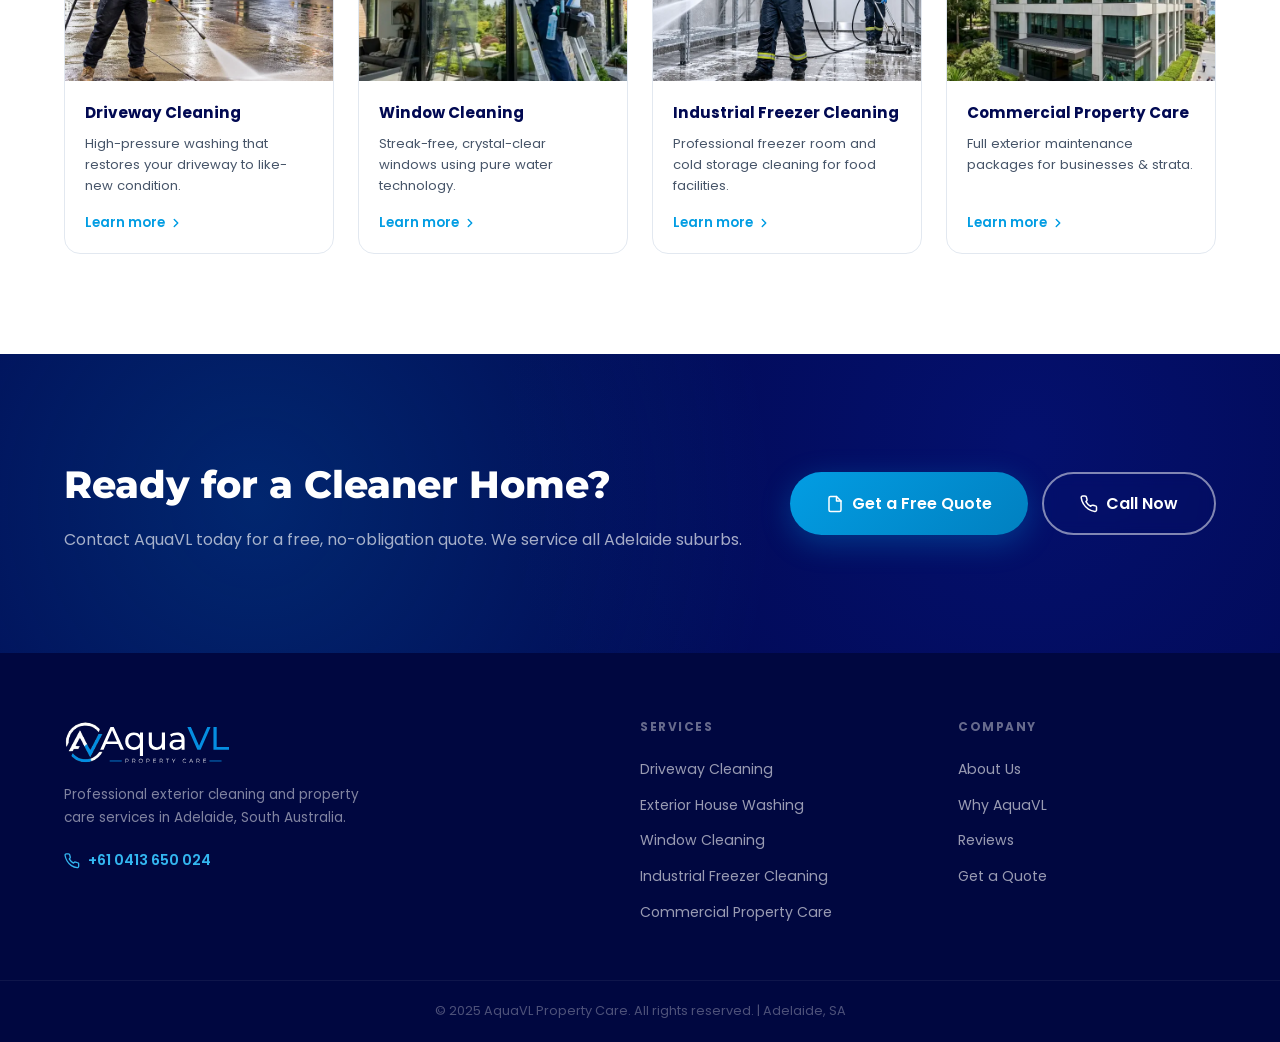
<file: services/exterior-house-washing.html>
<!DOCTYPE html>
<html lang="en">
<head>
  <meta charset="UTF-8" />
  <meta name="viewport" content="width=device-width, initial-scale=1.0" />
  <title>Exterior House Washing Adelaide | AquaVL Property Care</title>
  <meta name="description" content="Professional exterior house washing in Adelaide. AquaVL uses safe soft-wash and pressure-wash techniques to clean render, brick, weatherboard and cladding. Free quote!" />
  <meta name="keywords" content="Exterior House Washing Adelaide, House Soft Wash Adelaide, Render Cleaning Adelaide, Weatherboard Cleaning SA" />
  <meta name="robots" content="index, follow" />
  <meta property="og:title" content="Exterior House Washing Adelaide | AquaVL Property Care" />
  <meta property="og:description" content="Expert exterior house washing across Adelaide, SA. Safe techniques for render, brick, weatherboard and cladding. Book a free quote today." />
  <meta property="og:type" content="website" />
  <meta property="og:url" content="https://aquavl.com.au/services/exterior-house-washing" />
  <link rel="canonical" href="https://aquavl.com.au/services/exterior-house-washing" />

  <script type="application/ld+json">
  {"@context":"https://schema.org","@type":"BreadcrumbList","itemListElement":[{"@type":"ListItem","position":1,"name":"Home","item":"https://aquavl.com.au"},{"@type":"ListItem","position":2,"name":"Services","item":"https://aquavl.com.au/#services"},{"@type":"ListItem","position":3,"name":"Exterior House Washing","item":"https://aquavl.com.au/services/exterior-house-washing"}]}
  </script>
  <script type="application/ld+json">
  {"@context":"https://schema.org","@type":"Service","name":"Exterior House Washing Adelaide","description":"Professional exterior house washing service in Adelaide, SA. Safe soft-wash and pressure-wash for render, brick, weatherboard, cladding and all exterior surfaces.","provider":{"@type":"LocalBusiness","name":"AquaVL Property Care","url":"https://aquavl.com.au","telephone":"+61413650024","address":{"@type":"PostalAddress","addressLocality":"Adelaide","addressRegion":"SA","addressCountry":"AU"}},"areaServed":"Adelaide, South Australia","serviceType":"Exterior House Washing"}
  </script>
  <script type="application/ld+json">
  {"@context":"https://schema.org","@type":"FAQPage","mainEntity":[{"@type":"Question","name":"Is pressure washing safe for all house exteriors?","acceptedAnswer":{"@type":"Answer","text":"Not all surfaces suit high pressure. We assess your home's exterior and choose the right method — soft-wash for render and painted surfaces, higher pressure for brick and concrete. This protects your home while achieving the best result."}},{"@type":"Question","name":"Will house washing remove mould and algae?","acceptedAnswer":{"@type":"Answer","text":"Yes. We use targeted treatments that kill mould, algae and lichen at the root rather than just washing them away. This gives a deeper clean and helps prevent rapid regrowth."}},{"@type":"Question","name":"How long does exterior house washing take?","acceptedAnswer":{"@type":"Answer","text":"Most residential homes take between 2 to 5 hours depending on size, number of storeys and level of soiling. We'll give you a time estimate with your quote."}},{"@type":"Question","name":"Do I need to be home during the wash?","acceptedAnswer":{"@type":"Answer","text":"No. As long as we have access to the exterior of your home and a water source, we can complete the job while you're out. We'll send before and after photos upon completion."}},{"@type":"Question","name":"How often should I have my house washed?","acceptedAnswer":{"@type":"Answer","text":"We recommend a professional exterior wash every 12 to 24 months in Adelaide's climate. Homes in areas with more trees, shade or coastal exposure may benefit from more frequent cleaning."}}]}
  </script>

  <!-- Preconnect for Google Fonts (non-blocking) -->
  <link rel="preconnect" href="https://fonts.googleapis.com" />
  <link rel="preconnect" href="https://fonts.gstatic.com" crossorigin />
  <link rel="stylesheet" href="https://fonts.googleapis.com/css2?family=Poppins:wght@300;400;500;600;700;800;900&family=Montserrat:wght@400;500;600;700;800&display=swap" media="print" onload="this.media='all'" />
  <noscript><link rel="stylesheet" href="https://fonts.googleapis.com/css2?family=Poppins:wght@300;400;500;600;700;800;900&family=Montserrat:wght@400;500;600;700;800&display=swap" /></noscript>

  <link rel="stylesheet" href="../css/style.css" />
  <link rel="stylesheet" href="../css/service-page.css" />
</head>
<body>

  <div class="mobile-menu" id="mobileMenu" role="dialog" aria-label="Navigation menu">
    <a href="../index.html#services" onclick="closeMobileMenu()">Services</a>
    <a href="../index.html#gallery" onclick="closeMobileMenu()">Gallery</a>
    <a href="../index.html#about" onclick="closeMobileMenu()">About Us</a>
    <a href="../index.html#why-us" onclick="closeMobileMenu()">Why Choose AquaVL</a>
    <a href="../index.html#reviews" onclick="closeMobileMenu()">Reviews</a>
    <a href="../index.html#quote" onclick="closeMobileMenu()">Contact</a>
    <a href="tel:+61413650024" class="btn btn-primary btn-lg" style="margin-top:8px;">
      <svg xmlns="http://www.w3.org/2000/svg" viewBox="0 0 24 24" fill="none" stroke="currentColor" stroke-width="2" stroke-linecap="round" stroke-linejoin="round" width="18" height="18"><path d="M22 16.92v3a2 2 0 0 1-2.18 2 19.79 19.79 0 0 1-8.63-3.07A19.5 19.5 0 0 1 4.69 12 19.79 19.79 0 0 1 1.61 3.4 2 2 0 0 1 3.6 1.22h3a2 2 0 0 1 2 1.72 12.84 12.84 0 0 0 .7 2.81 2 2 0 0 1-.45 2.11L7.91 8.8a16 16 0 0 0 6.29 6.29l.95-.94a2 2 0 0 1 2.11-.45 12.84 12.84 0 0 0 2.81.7A2 2 0 0 1 22 16.92z"/></svg>
      Call Now
    </a>
  </div>

  <header id="navbar" role="banner">
    <div class="container">
      <nav class="nav-inner" aria-label="Main navigation">
        <a href="../index.html" class="nav-logo" aria-label="AquaVL Property Care - Home">
          <img src="../assets/logos/log_white_svg.svg" alt="AquaVL Property Care Logo" id="navLogo" />
        </a>
        <ul class="nav-links" role="list">
          <li><a href="../index.html#services">Services</a></li>
          <li><a href="../index.html#gallery">Gallery</a></li>
          <li><a href="../index.html#about">About Us</a></li>
          <li><a href="../index.html#why-us">Why Choose AquaVL</a></li>
          <li><a href="../index.html#reviews">Reviews</a></li>
          <li><a href="../index.html#quote">Contact</a></li>
        </ul>
        <div class="nav-cta">
          <a href="tel:+61413650024" class="nav-phone" aria-label="Call us">
            <svg xmlns="http://www.w3.org/2000/svg" viewBox="0 0 24 24" fill="none" stroke="currentColor" stroke-width="2" stroke-linecap="round" stroke-linejoin="round"><path d="M22 16.92v3a2 2 0 0 1-2.18 2 19.79 19.79 0 0 1-8.63-3.07A19.5 19.5 0 0 1 4.69 12 19.79 19.79 0 0 1 1.61 3.4 2 2 0 0 1 3.6 1.22h3a2 2 0 0 1 2 1.72 12.84 12.84 0 0 0 .7 2.81 2 2 0 0 1-.45 2.11L7.91 8.8a16 16 0 0 0 6.29 6.29l.95-.94a2 2 0 0 1 2.11-.45 12.84 12.84 0 0 0 2.81.7A2 2 0 0 1 22 16.92z"/></svg>
            +61 0413 650 024
          </a>
          <a href="../index.html#quote" class="btn btn-primary" id="navQuoteBtn">Get a Free Quote</a>
        </div>
        <button class="hamburger" id="hamburger" aria-label="Open menu" aria-expanded="false">
          <span></span><span></span><span></span>
        </button>
      </nav>
    </div>
  </header>

  <main>

    <section class="sp-hero" id="sp-hero" aria-labelledby="spHeroTitle">
      <div class="sp-hero-bg" style="background-image: url('../assets/images/service-house-washing.webp');" aria-hidden="true"></div>
      <div class="sp-hero-overlay" aria-hidden="true"></div>
      <nav class="sp-breadcrumb container" aria-label="Breadcrumb">
        <ol>
          <li><a href="../index.html">Home</a></li>
          <li aria-hidden="true"><svg xmlns="http://www.w3.org/2000/svg" width="14" height="14" viewBox="0 0 24 24" fill="none" stroke="currentColor" stroke-width="2.5" stroke-linecap="round" stroke-linejoin="round"><polyline points="9 18 15 12 9 6"/></svg></li>
          <li><a href="../index.html#services">Services</a></li>
          <li aria-hidden="true"><svg xmlns="http://www.w3.org/2000/svg" width="14" height="14" viewBox="0 0 24 24" fill="none" stroke="currentColor" stroke-width="2.5" stroke-linecap="round" stroke-linejoin="round"><polyline points="9 18 15 12 9 6"/></svg></li>
          <li aria-current="page">Exterior House Washing</li>
        </ol>
      </nav>
      <div class="container sp-hero-content">
        <div class="sp-hero-badge">
          <div class="hero-badge-dot"></div>
          <span>Adelaide's House Washing Specialists</span>
        </div>
        <h1 class="sp-hero-title" id="spHeroTitle">
          Exterior House<br>
          <span class="accent">Washing Adelaide</span>
        </h1>
        <p class="sp-hero-subtitle">
          Safe, effective soft-wash and pressure-wash techniques to restore your home's exterior. We clean render, brick, weatherboard, cladding and more — without risk of damage.
        </p>
        <div class="sp-hero-actions">
          <a href="../index.html#quote" class="btn btn-primary btn-lg" id="spHeroQuoteBtn">
            <svg xmlns="http://www.w3.org/2000/svg" width="18" height="18" viewBox="0 0 24 24" fill="none" stroke="currentColor" stroke-width="2" stroke-linecap="round" stroke-linejoin="round"><path d="M14 2H6a2 2 0 0 0-2 2v16a2 2 0 0 0 2 2h12a2 2 0 0 0 2-2V8z"/><polyline points="14 2 14 8 20 8"/></svg>
            Get a Free Quote
          </a>
          <a href="tel:+61413650024" class="btn btn-secondary btn-lg" id="spHeroCallBtn">
            <svg xmlns="http://www.w3.org/2000/svg" width="18" height="18" viewBox="0 0 24 24" fill="none" stroke="currentColor" stroke-width="2" stroke-linecap="round" stroke-linejoin="round"><path d="M22 16.92v3a2 2 0 0 1-2.18 2 19.79 19.79 0 0 1-8.63-3.07A19.5 19.5 0 0 1 4.69 12 19.79 19.79 0 0 1 1.61 3.4 2 2 0 0 1 3.6 1.22h3a2 2 0 0 1 2 1.72 12.84 12.84 0 0 0 .7 2.81 2 2 0 0 1-.45 2.11L7.91 8.8a16 16 0 0 0 6.29 6.29l.95-.94a2 2 0 0 1 2.11-.45 12.84 12.84 0 0 0 2.81.7A2 2 0 0 1 22 16.92z"/></svg>
            Call Now
          </a>
        </div>

        <div class="sp-hero-trust-badges">
          <div class="sp-trust-badge">
            <svg xmlns="http://www.w3.org/2000/svg" viewBox="0 0 24 24" fill="none" stroke="currentColor" stroke-width="2" stroke-linecap="round" stroke-linejoin="round">
              <path d="M12 22s8-4 8-10V5l-8-3-8 3v7c0 6 8 10 8 10z"/>
            </svg>
            <span>Fully Insured</span>
          </div>
          <div class="sp-trust-badge">
            <svg xmlns="http://www.w3.org/2000/svg" viewBox="0 0 24 24" fill="none" stroke="currentColor" stroke-width="2" stroke-linecap="round" stroke-linejoin="round">
              <path d="M12 2v20M17 5H9.5a3.5 3.5 0 0 0 0 7h5a3.5 3.5 0 0 1 0 7H6"/>
            </svg>
            <span>Eco-Friendly Cleaning</span>
          </div>
          <div class="sp-trust-badge">
            <svg xmlns="http://www.w3.org/2000/svg" viewBox="0 0 24 24" fill="none" stroke="currentColor" stroke-width="2" stroke-linecap="round" stroke-linejoin="round">
              <circle cx="12" cy="12" r="10"/>
              <path d="M12 8l-4 4h8z"/>
            </svg>
            <span>Professional Equipment</span>
          </div>
        </div>
      </div>
      <div class="sp-scroll-hint" aria-hidden="true"><div class="sp-scroll-line"></div></div>
    </section>

    <section class="sp-intro" id="sp-overview" aria-labelledby="spIntroTitle">
      <div class="container">
        <div class="sp-intro-grid">
          <div class="sp-intro-text reveal">
            <div class="section-tag">What We Do</div>
            <h2 class="section-title" id="spIntroTitle">
              Your Home's Exterior,<br><span>Restored to Its Best</span>
            </h2>
            <p>Over time, your home's exterior collects mould, algae, lichen, dust and grime — dulling its appearance and potentially causing long-term damage to paint, render and cladding. A professional wash makes an immediate and dramatic difference.</p>
            <p>At AquaVL, we select the right cleaning method for every surface. We use low-pressure soft-wash systems for delicate render and painted surfaces, and controlled higher-pressure washing for brick, tiles and concrete areas. Every job is approached with care and precision to protect your home's value and appearance.</p>
            <a href="../index.html#quote" class="btn btn-primary" id="spIntroQuoteBtn" style="margin-top: 12px;">Book a Free Quote</a>
          </div>
          <div class="sp-benefits-grid reveal">
            <div class="sp-benefit-card">
              <div class="sp-benefit-icon"><svg xmlns="http://www.w3.org/2000/svg" viewBox="0 0 24 24" fill="none" stroke="currentColor" stroke-width="1.8" stroke-linecap="round" stroke-linejoin="round"><path d="M3 9l9-7 9 7v11a2 2 0 0 1-2 2H5a2 2 0 0 1-2-2z"/><polyline points="9 22 9 12 15 12 15 22"/></svg></div>
              <h3>Surface Safe</h3>
              <p>Right technique matched to every surface type and coating.</p>
            </div>
            <div class="sp-benefit-card">
              <div class="sp-benefit-icon"><svg xmlns="http://www.w3.org/2000/svg" viewBox="0 0 24 24" fill="none" stroke="currentColor" stroke-width="1.8" stroke-linecap="round" stroke-linejoin="round"><path d="M12 22s8-4 8-10V5l-8-3-8 3v7c0 6 8 10 8 10z"/><polyline points="9 12 11 14 15 10"/></svg></div>
              <h3>Mould Treatment</h3>
              <p>Targeted solutions that kill mould and algae at the root.</p>
            </div>
            <div class="sp-benefit-card">
              <div class="sp-benefit-icon"><svg xmlns="http://www.w3.org/2000/svg" viewBox="0 0 24 24" fill="none" stroke="currentColor" stroke-width="1.8" stroke-linecap="round" stroke-linejoin="round"><circle cx="12" cy="12" r="10"/><polyline points="12 6 12 12 16 14"/></svg></div>
              <h3>2–5 Hours</h3>
              <p>Most residential homes completed in a single visit.</p>
            </div>
            <div class="sp-benefit-card">
              <div class="sp-benefit-icon"><svg xmlns="http://www.w3.org/2000/svg" viewBox="0 0 24 24" fill="none" stroke="currentColor" stroke-width="1.8" stroke-linecap="round" stroke-linejoin="round"><path d="M14.7 6.3a1 1 0 0 0 0 1.4l1.6 1.6a1 1 0 0 0 1.4 0l3.77-3.77a6 6 0 0 1-7.94 7.94l-6.91 6.91a2.12 2.12 0 0 1-3-3l6.91-6.91a6 6 0 0 1 7.94-7.94l-3.76 3.76z"/></svg></div>
              <h3>Pro Equipment</h3>
              <p>Commercial soft-wash rigs and pressure washers on every job.</p>
            </div>
            <div class="sp-benefit-card">
              <div class="sp-benefit-icon"><svg xmlns="http://www.w3.org/2000/svg" viewBox="0 0 24 24" fill="none" stroke="currentColor" stroke-width="1.8" stroke-linecap="round" stroke-linejoin="round"><path d="M12 22s8-4 8-10V5l-8-3-8 3v7c0 6 8 10 8 10z"/></svg></div>
              <h3>Fully Insured</h3>
              <p>Public liability insurance on every job.</p>
            </div>
            <div class="sp-benefit-card">
              <div class="sp-benefit-icon"><svg xmlns="http://www.w3.org/2000/svg" viewBox="0 0 24 24" fill="none" stroke="currentColor" stroke-width="1.8" stroke-linecap="round" stroke-linejoin="round"><line x1="12" y1="1" x2="12" y2="23"/><path d="M17 5H9.5a3.5 3.5 0 0 0 0 7h5a3.5 3.5 0 0 1 0 7H6"/></svg></div>
              <h3>Free Quotes</h3>
              <p>No obligation estimates, usually same day.</p>
            </div>
          </div>
        </div>
      </div>
    </section>

    <section class="sp-process" id="sp-process" aria-labelledby="spProcessTitle">
      <div class="container">
        <div class="sp-section-header text-center reveal">
          <div class="section-tag">Our Process</div>
          <h2 class="section-title" id="spProcessTitle">How It <span>Works</span></h2>
          <p class="section-subtitle">A methodical approach that protects your home while delivering exceptional results.</p>
        </div>
        <div class="sp-timeline">
          <div class="sp-timeline-item reveal reveal-delay-1">
            <div class="sp-timeline-number">01</div>
            <div class="sp-timeline-content">
              <h3>Free Quote & Surface Assessment</h3>
              <p>We assess your home's exterior — surface types, level of soiling, mould presence and any areas requiring special care — and provide a no-obligation quote with recommended method.</p>
            </div>
          </div>
          <div class="sp-timeline-item reveal reveal-delay-2">
            <div class="sp-timeline-number">02</div>
            <div class="sp-timeline-content">
              <h3>Pre-Treatment Application</h3>
              <p>Where mould, algae or lichen is present, we apply a targeted biocide treatment. This breaks down organic growth before washing begins, delivering a far deeper and longer-lasting result.</p>
            </div>
          </div>
          <div class="sp-timeline-item reveal reveal-delay-3">
            <div class="sp-timeline-content">
              <h3>Soft-Wash or Pressure Wash</h3>
              <p>We apply the appropriate cleaning method for each surface. Render, painted walls and cladding receive a gentle low-pressure soft-wash. Brick, concrete and tiles are cleaned with higher pressure where safe.</p>
            </div>
            <div class="sp-timeline-number">03</div>
          </div>
          <div class="sp-timeline-item reveal reveal-delay-4">
            <div class="sp-timeline-number">04</div>
            <div class="sp-timeline-content">
              <h3>Detail & Edge Clean</h3>
              <p>We clean fascias, gutters, sills, downpipes and eaves to ensure the entire exterior is uniform and complete — not just the main walls.</p>
            </div>
          </div>
          <div class="sp-timeline-item reveal reveal-delay-5">
            <div class="sp-timeline-content">
              <h3>Final Inspection & Photo Report</h3>
              <p>We complete a final walkthrough and send before-and-after photos so you can see the transformation — whether you were home or not.</p>
            </div>
            <div class="sp-timeline-number">05</div>
          </div>
        </div>
      </div>
    </section>

    <section class="sp-surfaces" id="sp-surfaces" aria-labelledby="spSurfacesTitle">
      <div class="container">
        <div class="sp-section-header text-center reveal">
          <div class="section-tag">Surface Types</div>
          <h2 class="section-title" id="spSurfacesTitle">We Clean <span>Every Exterior</span></h2>
          <p class="section-subtitle">Different surfaces need different approaches. We know them all.</p>
        </div>
        <div class="sp-surfaces-grid">
          <div class="sp-surface-item reveal reveal-delay-1">
            <div class="sp-surface-icon"><svg xmlns="http://www.w3.org/2000/svg" viewBox="0 0 24 24" fill="none" stroke="currentColor" stroke-width="1.8" stroke-linecap="round" stroke-linejoin="round"><rect x="3" y="3" width="18" height="18" rx="2"/><path d="M3 9h18M3 15h18M9 3v18M15 3v18"/></svg></div>
            <h3>Render & Texture Coat</h3>
            <p>Soft-wash method preserves the render while removing mould, staining and years of discolouration gently and effectively.</p>
          </div>
          <div class="sp-surface-item reveal reveal-delay-2">
            <div class="sp-surface-icon"><svg xmlns="http://www.w3.org/2000/svg" viewBox="0 0 24 24" fill="none" stroke="currentColor" stroke-width="1.8" stroke-linecap="round" stroke-linejoin="round"><path d="M3 9l9-7 9 7v11a2 2 0 0 1-2 2H5a2 2 0 0 1-2-2z"/></svg></div>
            <h3>Brick</h3>
            <p>Brick exteriors respond well to controlled pressure washing, restoring their natural colour and removing efflorescence and grime.</p>
          </div>
          <div class="sp-surface-item reveal reveal-delay-3">
            <div class="sp-surface-icon"><svg xmlns="http://www.w3.org/2000/svg" viewBox="0 0 24 24" fill="none" stroke="currentColor" stroke-width="1.8" stroke-linecap="round" stroke-linejoin="round"><line x1="5" y1="12" x2="19" y2="12"/><line x1="5" y1="6" x2="19" y2="6"/><line x1="5" y1="18" x2="19" y2="18"/></svg></div>
            <h3>Weatherboard & Cladding</h3>
            <p>Low-pressure soft-wash cleans painted weatherboard and modern cladding without lifting paint or forcing water behind panels.</p>
          </div>
          <div class="sp-surface-item reveal reveal-delay-4">
            <div class="sp-surface-icon"><svg xmlns="http://www.w3.org/2000/svg" viewBox="0 0 24 24" fill="none" stroke="currentColor" stroke-width="1.8" stroke-linecap="round" stroke-linejoin="round"><path d="M2 20h20M4 20V10l8-6 8 6v10"/><rect x="9" y="14" width="6" height="6"/></svg></div>
            <h3>Eaves, Fascias & Gutters</h3>
            <p>Often overlooked, these areas accumulate significant grime and mould. We include them as standard for a truly complete exterior clean.</p>
          </div>
        </div>
      </div>
    </section>

    <section class="sp-faq" id="sp-faq" aria-labelledby="spFaqTitle">
      <div class="container">
        <div class="sp-faq-inner">
          <div class="sp-section-header reveal">
            <div class="section-tag">FAQ</div>
            <h2 class="section-title" id="spFaqTitle">Common <span>Questions</span></h2>
            <p class="section-subtitle">Everything you need to know about our exterior house washing service.</p>
          </div>
          <div class="sp-faq-list reveal">
            <div class="sp-faq-item" id="faq1">
              <button class="sp-faq-question" aria-expanded="false" aria-controls="faq1-answer" id="faq1-btn">
                <span>Is pressure washing safe for all house exteriors?</span>
                <div class="sp-faq-icon" aria-hidden="true"><svg xmlns="http://www.w3.org/2000/svg" viewBox="0 0 24 24" fill="none" stroke="currentColor" stroke-width="2.5" stroke-linecap="round" stroke-linejoin="round"><polyline points="6 9 12 15 18 9"/></svg></div>
              </button>
              <div class="sp-faq-answer" id="faq1-answer" role="region" aria-labelledby="faq1-btn" hidden>
                <p>Not all surfaces suit high pressure. We assess your home's exterior and choose the right method — soft-wash for render and painted surfaces, higher pressure for brick and concrete. This protects your home while achieving the best result.</p>
              </div>
            </div>
            <div class="sp-faq-item" id="faq2">
              <button class="sp-faq-question" aria-expanded="false" aria-controls="faq2-answer" id="faq2-btn">
                <span>Will house washing remove mould and algae?</span>
                <div class="sp-faq-icon" aria-hidden="true"><svg xmlns="http://www.w3.org/2000/svg" viewBox="0 0 24 24" fill="none" stroke="currentColor" stroke-width="2.5" stroke-linecap="round" stroke-linejoin="round"><polyline points="6 9 12 15 18 9"/></svg></div>
              </button>
              <div class="sp-faq-answer" id="faq2-answer" role="region" aria-labelledby="faq2-btn" hidden>
                <p>Yes. We use targeted treatments that kill mould, algae and lichen at the root rather than just washing them away. This gives a deeper clean and helps prevent rapid regrowth.</p>
              </div>
            </div>
            <div class="sp-faq-item" id="faq3">
              <button class="sp-faq-question" aria-expanded="false" aria-controls="faq3-answer" id="faq3-btn">
                <span>How long does exterior house washing take?</span>
                <div class="sp-faq-icon" aria-hidden="true"><svg xmlns="http://www.w3.org/2000/svg" viewBox="0 0 24 24" fill="none" stroke="currentColor" stroke-width="2.5" stroke-linecap="round" stroke-linejoin="round"><polyline points="6 9 12 15 18 9"/></svg></div>
              </button>
              <div class="sp-faq-answer" id="faq3-answer" role="region" aria-labelledby="faq3-btn" hidden>
                <p>Most residential homes take between 2 to 5 hours depending on size, number of storeys and level of soiling. We'll give you a time estimate with your quote.</p>
              </div>
            </div>
            <div class="sp-faq-item" id="faq4">
              <button class="sp-faq-question" aria-expanded="false" aria-controls="faq4-answer" id="faq4-btn">
                <span>Do I need to be home during the wash?</span>
                <div class="sp-faq-icon" aria-hidden="true"><svg xmlns="http://www.w3.org/2000/svg" viewBox="0 0 24 24" fill="none" stroke="currentColor" stroke-width="2.5" stroke-linecap="round" stroke-linejoin="round"><polyline points="6 9 12 15 18 9"/></svg></div>
              </button>
              <div class="sp-faq-answer" id="faq4-answer" role="region" aria-labelledby="faq4-btn" hidden>
                <p>No. As long as we have access to the exterior of your home and a water source, we can complete the job while you're out. We'll send before and after photos upon completion.</p>
              </div>
            </div>
            <div class="sp-faq-item" id="faq5">
              <button class="sp-faq-question" aria-expanded="false" aria-controls="faq5-answer" id="faq5-btn">
                <span>How often should I have my house washed?</span>
                <div class="sp-faq-icon" aria-hidden="true"><svg xmlns="http://www.w3.org/2000/svg" viewBox="0 0 24 24" fill="none" stroke="currentColor" stroke-width="2.5" stroke-linecap="round" stroke-linejoin="round"><polyline points="6 9 12 15 18 9"/></svg></div>
              </button>
              <div class="sp-faq-answer" id="faq5-answer" role="region" aria-labelledby="faq5-btn" hidden>
                <p>We recommend a professional exterior wash every 12 to 24 months in Adelaide's climate. Homes in areas with more trees, shade or coastal exposure may benefit from more frequent cleaning.</p>
              </div>
            </div>
          </div>
        </div>
      </div>
    </section>

    <section class="sp-other-services" id="sp-other-services" aria-labelledby="spOtherTitle">
      <div class="container">
        <div class="sp-section-header text-center reveal">
          <div class="section-tag">Our Services</div>
          <h2 class="section-title" id="spOtherTitle">Explore Our <span>Other Services</span></h2>
          <p class="section-subtitle">We offer a full range of exterior cleaning solutions for Adelaide properties.</p>
        </div>
        <div class="sp-other-grid">
          <a href="driveway-cleaning.html" class="sp-other-card reveal reveal-delay-1" id="linkDriveway">
            <div class="sp-other-card-img"><img src="../assets/images/service-driveway.webp" alt="Driveway Cleaning Adelaide" loading="lazy" /></div>
            <div class="sp-other-card-body"><h3>Driveway Cleaning</h3><p>High-pressure washing that restores your driveway to like-new condition.</p><span class="sp-other-card-link">Learn more <svg xmlns="http://www.w3.org/2000/svg" viewBox="0 0 24 24" fill="none" stroke="currentColor" stroke-width="2.5" stroke-linecap="round" stroke-linejoin="round"><polyline points="9 18 15 12 9 6"/></svg></span></div>
          </a>
          <a href="window-cleaning.html" class="sp-other-card reveal reveal-delay-2" id="linkWindows">
            <div class="sp-other-card-img"><img src="../assets/images/service-window-cleaning.webp" alt="Window Cleaning Adelaide" loading="lazy" /></div>
            <div class="sp-other-card-body"><h3>Window Cleaning</h3><p>Streak-free, crystal-clear windows using pure water technology.</p><span class="sp-other-card-link">Learn more <svg xmlns="http://www.w3.org/2000/svg" viewBox="0 0 24 24" fill="none" stroke="currentColor" stroke-width="2.5" stroke-linecap="round" stroke-linejoin="round"><polyline points="9 18 15 12 9 6"/></svg></span></div>
          </a>
          <a href="freezer-cleaning.html" class="sp-other-card reveal reveal-delay-3" id="linkFreezer">
            <div class="sp-other-card-img"><img src="../assets/images/service-freezer-cleaning.webp" alt="Industrial Freezer Cleaning Adelaide" loading="lazy" /></div>
            <div class="sp-other-card-body"><h3>Industrial Freezer Cleaning</h3><p>Professional freezer room and cold storage cleaning for food facilities.</p><span class="sp-other-card-link">Learn more <svg xmlns="http://www.w3.org/2000/svg" viewBox="0 0 24 24" fill="none" stroke="currentColor" stroke-width="2.5" stroke-linecap="round" stroke-linejoin="round"><polyline points="9 18 15 12 9 6"/></svg></span></div>
          </a>
          <a href="commercial-property-care.html" class="sp-other-card reveal reveal-delay-4" id="linkCommercial">
            <div class="sp-other-card-img"><img src="../assets/images/service-commercial.webp" alt="Commercial Property Care Adelaide" loading="lazy" /></div>
            <div class="sp-other-card-body"><h3>Commercial Property Care</h3><p>Full exterior maintenance packages for businesses &amp; strata.</p><span class="sp-other-card-link">Learn more <svg xmlns="http://www.w3.org/2000/svg" viewBox="0 0 24 24" fill="none" stroke="currentColor" stroke-width="2.5" stroke-linecap="round" stroke-linejoin="round"><polyline points="9 18 15 12 9 6"/></svg></span></div>
          </a>
        </div>
      </div>
    </section>

    <section class="sp-cta" id="sp-cta" aria-labelledby="spCtaTitle">
      <div class="sp-cta-bg" aria-hidden="true"></div>
      <div class="container sp-cta-inner reveal">
        <div class="sp-cta-text">
          <h2 class="sp-cta-title" id="spCtaTitle">Ready for a Cleaner Home?</h2>
          <p>Contact AquaVL today for a free, no-obligation quote. We service all Adelaide suburbs.</p>
        </div>
        <div class="sp-cta-actions">
          <a href="../index.html#quote" class="btn btn-primary btn-lg" id="spCtaQuoteBtn">
            <svg xmlns="http://www.w3.org/2000/svg" width="18" height="18" viewBox="0 0 24 24" fill="none" stroke="currentColor" stroke-width="2" stroke-linecap="round" stroke-linejoin="round"><path d="M14 2H6a2 2 0 0 0-2 2v16a2 2 0 0 0 2 2h12a2 2 0 0 0 2-2V8z"/><polyline points="14 2 14 8 20 8"/></svg>
            Get a Free Quote
          </a>
          <a href="tel:+61413650024" class="btn btn-secondary btn-lg" id="spCtaCallBtn">
            <svg xmlns="http://www.w3.org/2000/svg" width="18" height="18" viewBox="0 0 24 24" fill="none" stroke="currentColor" stroke-width="2" stroke-linecap="round" stroke-linejoin="round"><path d="M22 16.92v3a2 2 0 0 1-2.18 2 19.79 19.79 0 0 1-8.63-3.07A19.5 19.5 0 0 1 4.69 12 19.79 19.79 0 0 1 1.61 3.4 2 2 0 0 1 3.6 1.22h3a2 2 0 0 1 2 1.72 12.84 12.84 0 0 0 .7 2.81 2 2 0 0 1-.45 2.11L7.91 8.8a16 16 0 0 0 6.29 6.29l.95-.94a2 2 0 0 1 2.11-.45 12.84 12.84 0 0 0 2.81.7A2 2 0 0 1 22 16.92z"/></svg>
            Call Now
          </a>
        </div>
      </div>
    </section>

  </main>

  <footer class="sp-footer" role="contentinfo">
    <div class="container sp-footer-inner">
      <div class="sp-footer-brand">
        <a href="../index.html" aria-label="AquaVL Home"><img src="../assets/logos/log_white_svg.svg" alt="AquaVL Property Care Logo" height="50" /></a>
        <p>Professional exterior cleaning and property care services in Adelaide, South Australia.</p>
        <a href="tel:+61413650024" class="sp-footer-phone"><svg xmlns="http://www.w3.org/2000/svg" width="16" height="16" viewBox="0 0 24 24" fill="none" stroke="currentColor" stroke-width="2" stroke-linecap="round" stroke-linejoin="round"><path d="M22 16.92v3a2 2 0 0 1-2.18 2 19.79 19.79 0 0 1-8.63-3.07A19.5 19.5 0 0 1 4.69 12 19.79 19.79 0 0 1 1.61 3.4 2 2 0 0 1 3.6 1.22h3a2 2 0 0 1 2 1.72 12.84 12.84 0 0 0 .7 2.81 2 2 0 0 1-.45 2.11L7.91 8.8a16 16 0 0 0 6.29 6.29l.95-.94a2 2 0 0 1 2.11-.45 12.84 12.84 0 0 0 2.81.7A2 2 0 0 1 22 16.92z"/></svg>+61 0413 650 024</a>
      </div>
      <div class="sp-footer-links">
        <h4>Services</h4>
        <ul>
          <li><a href="driveway-cleaning.html">Driveway Cleaning</a></li>
          <li><a href="exterior-house-washing.html">Exterior House Washing</a></li>
          <li><a href="window-cleaning.html">Window Cleaning</a></li>
          <li><a href="freezer-cleaning.html">Industrial Freezer Cleaning</a></li>
          <li><a href="commercial-property-care.html">Commercial Property Care</a></li>
        </ul>
      </div>
      <div class="sp-footer-links">
        <h4>Company</h4>
        <ul>
          <li><a href="../index.html#about">About Us</a></li>
          <li><a href="../index.html#why-us">Why AquaVL</a></li>
          <li><a href="../index.html#reviews">Reviews</a></li>
          <li><a href="../index.html#quote">Get a Quote</a></li>
        </ul>
      </div>
    </div>
    <div class="sp-footer-bottom"><div class="container"><p>&copy; 2025 AquaVL Property Care. All rights reserved. | Adelaide, SA</p></div></div>
  </footer>

  <script src="../js/service-page.js" defer></script>
</body>
</html>
</file>
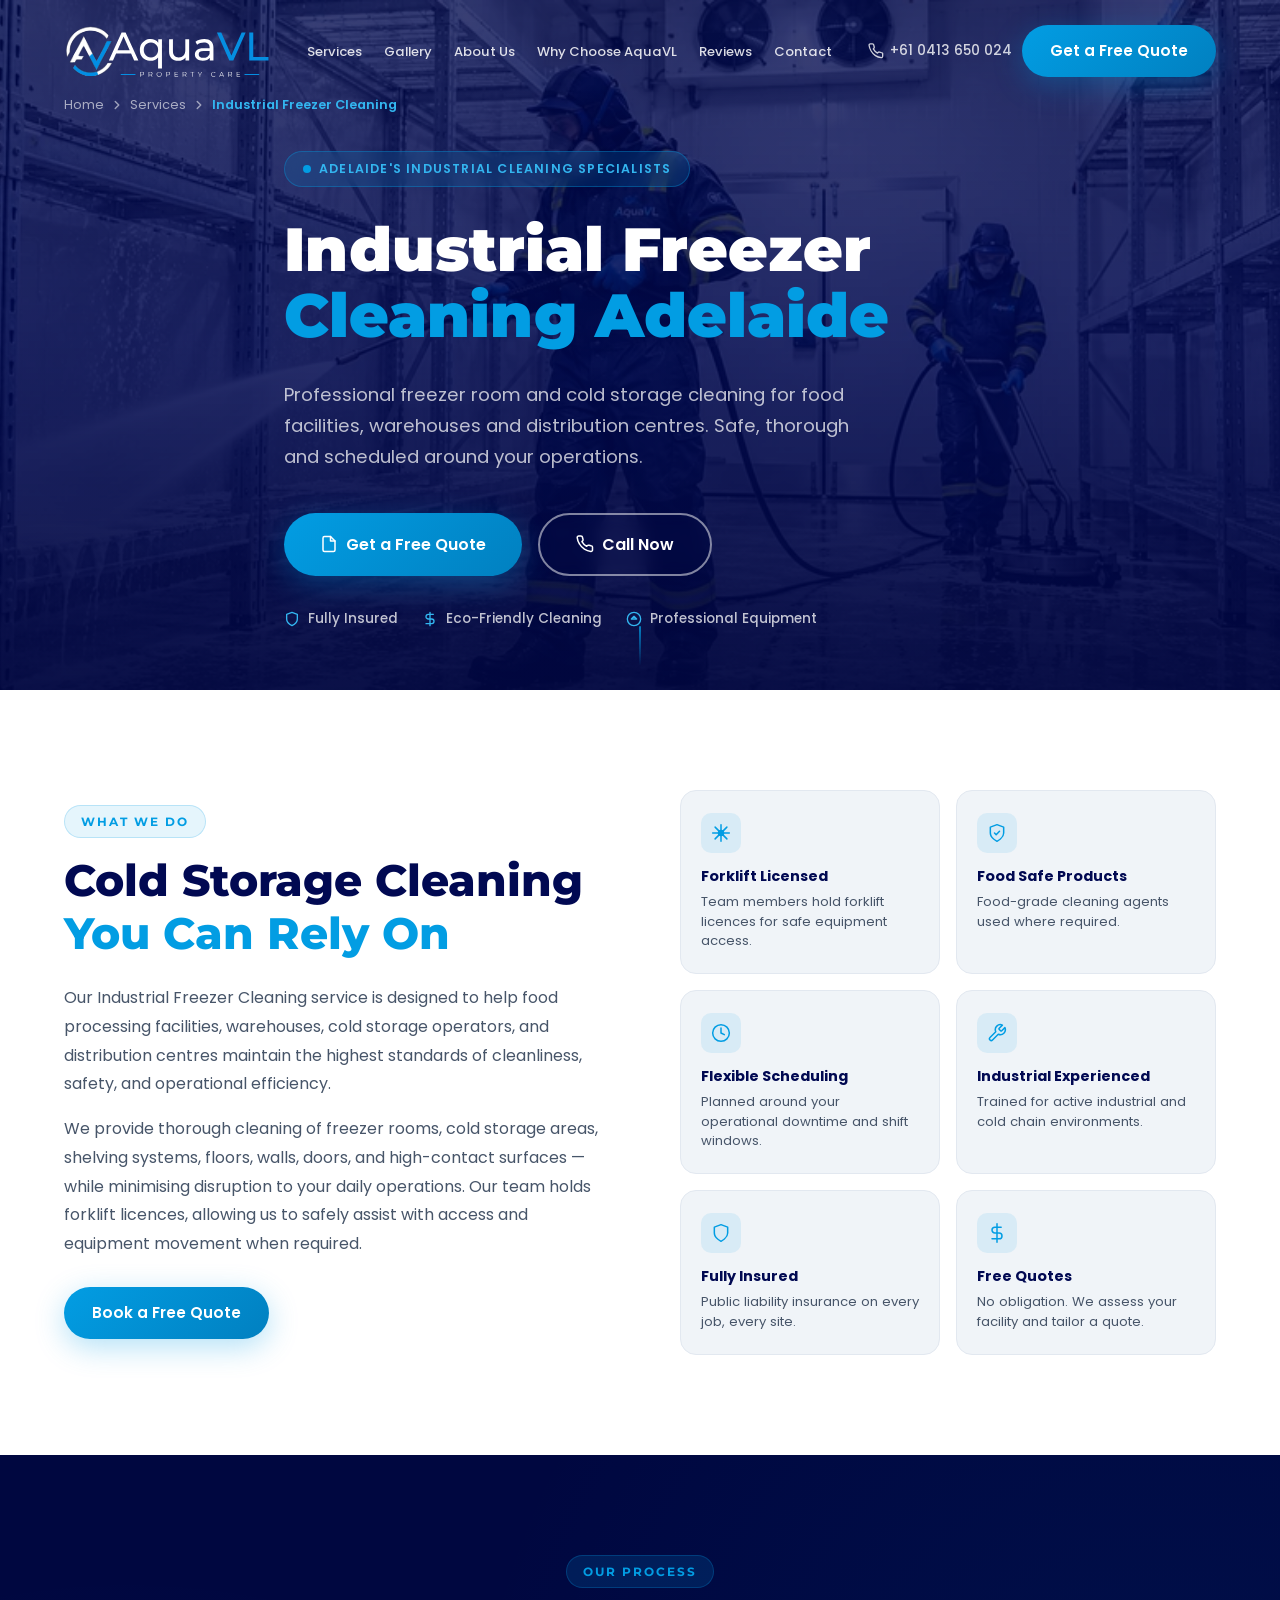
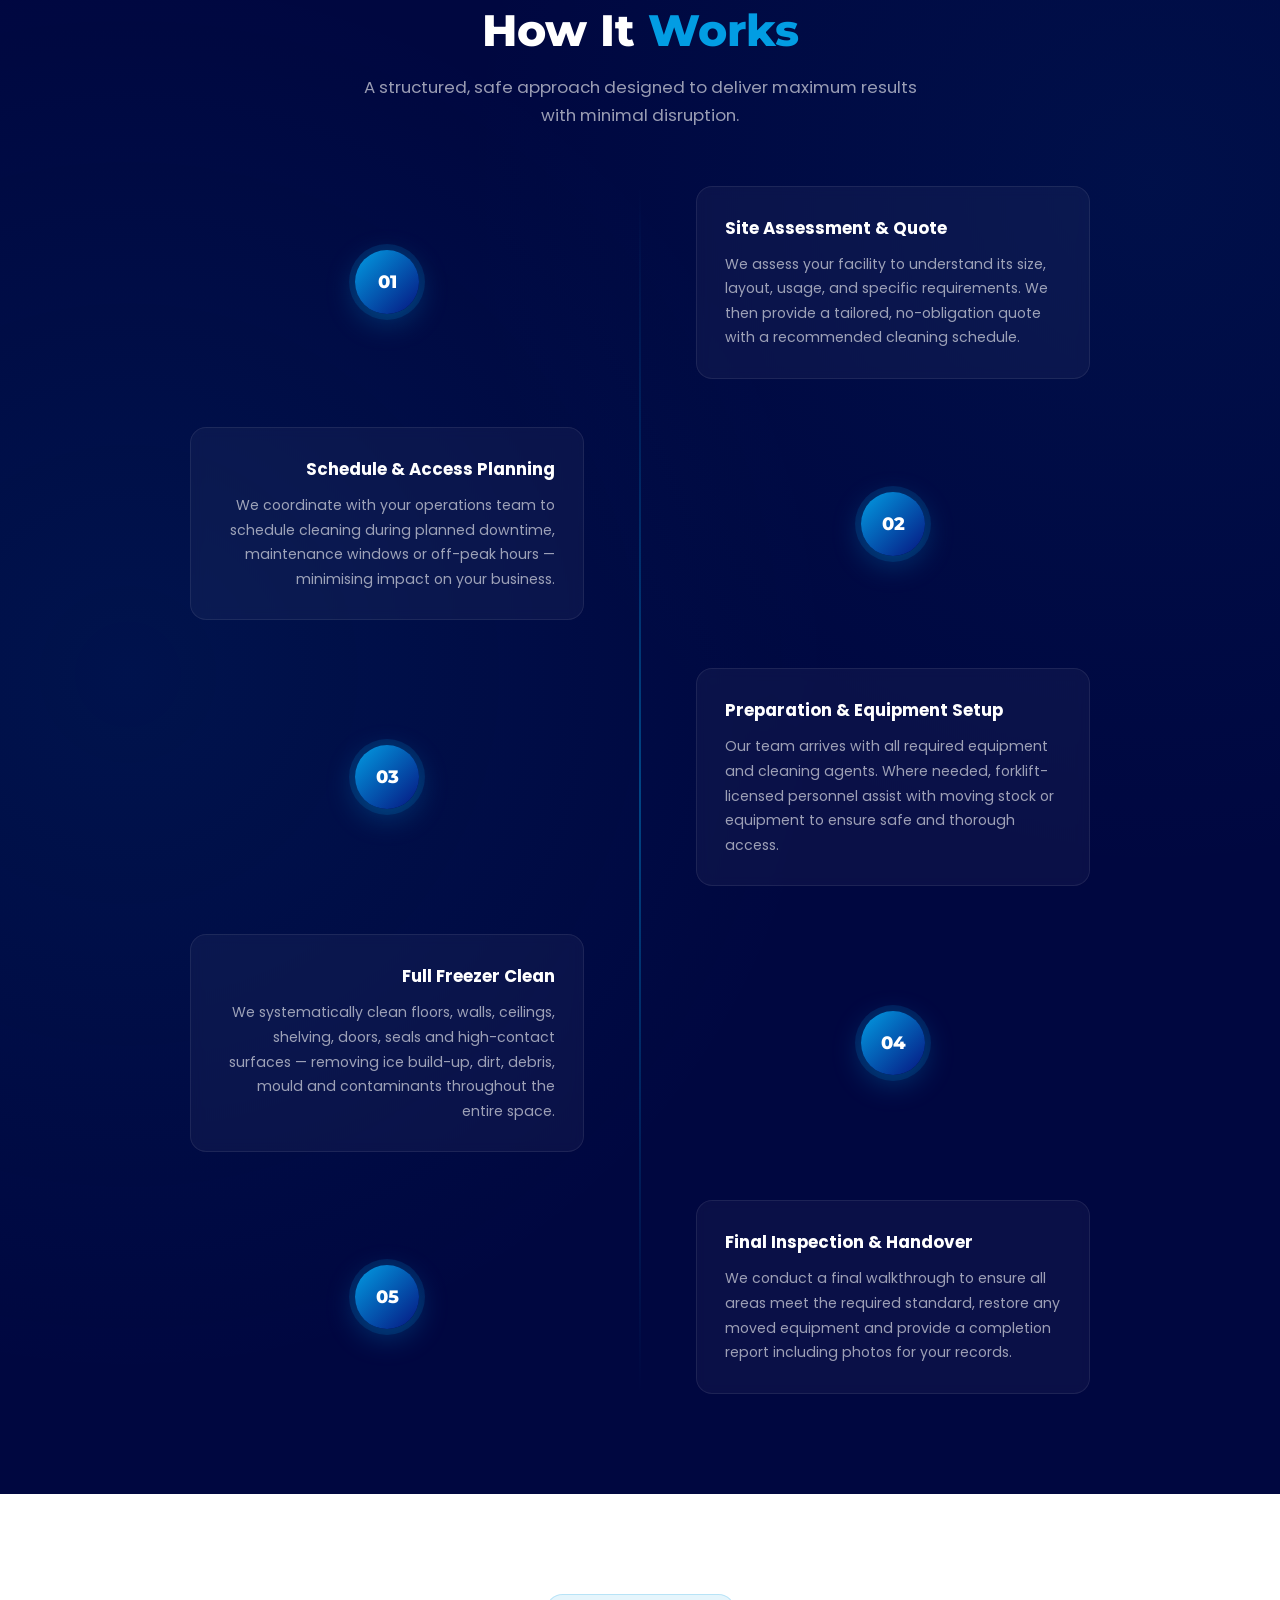
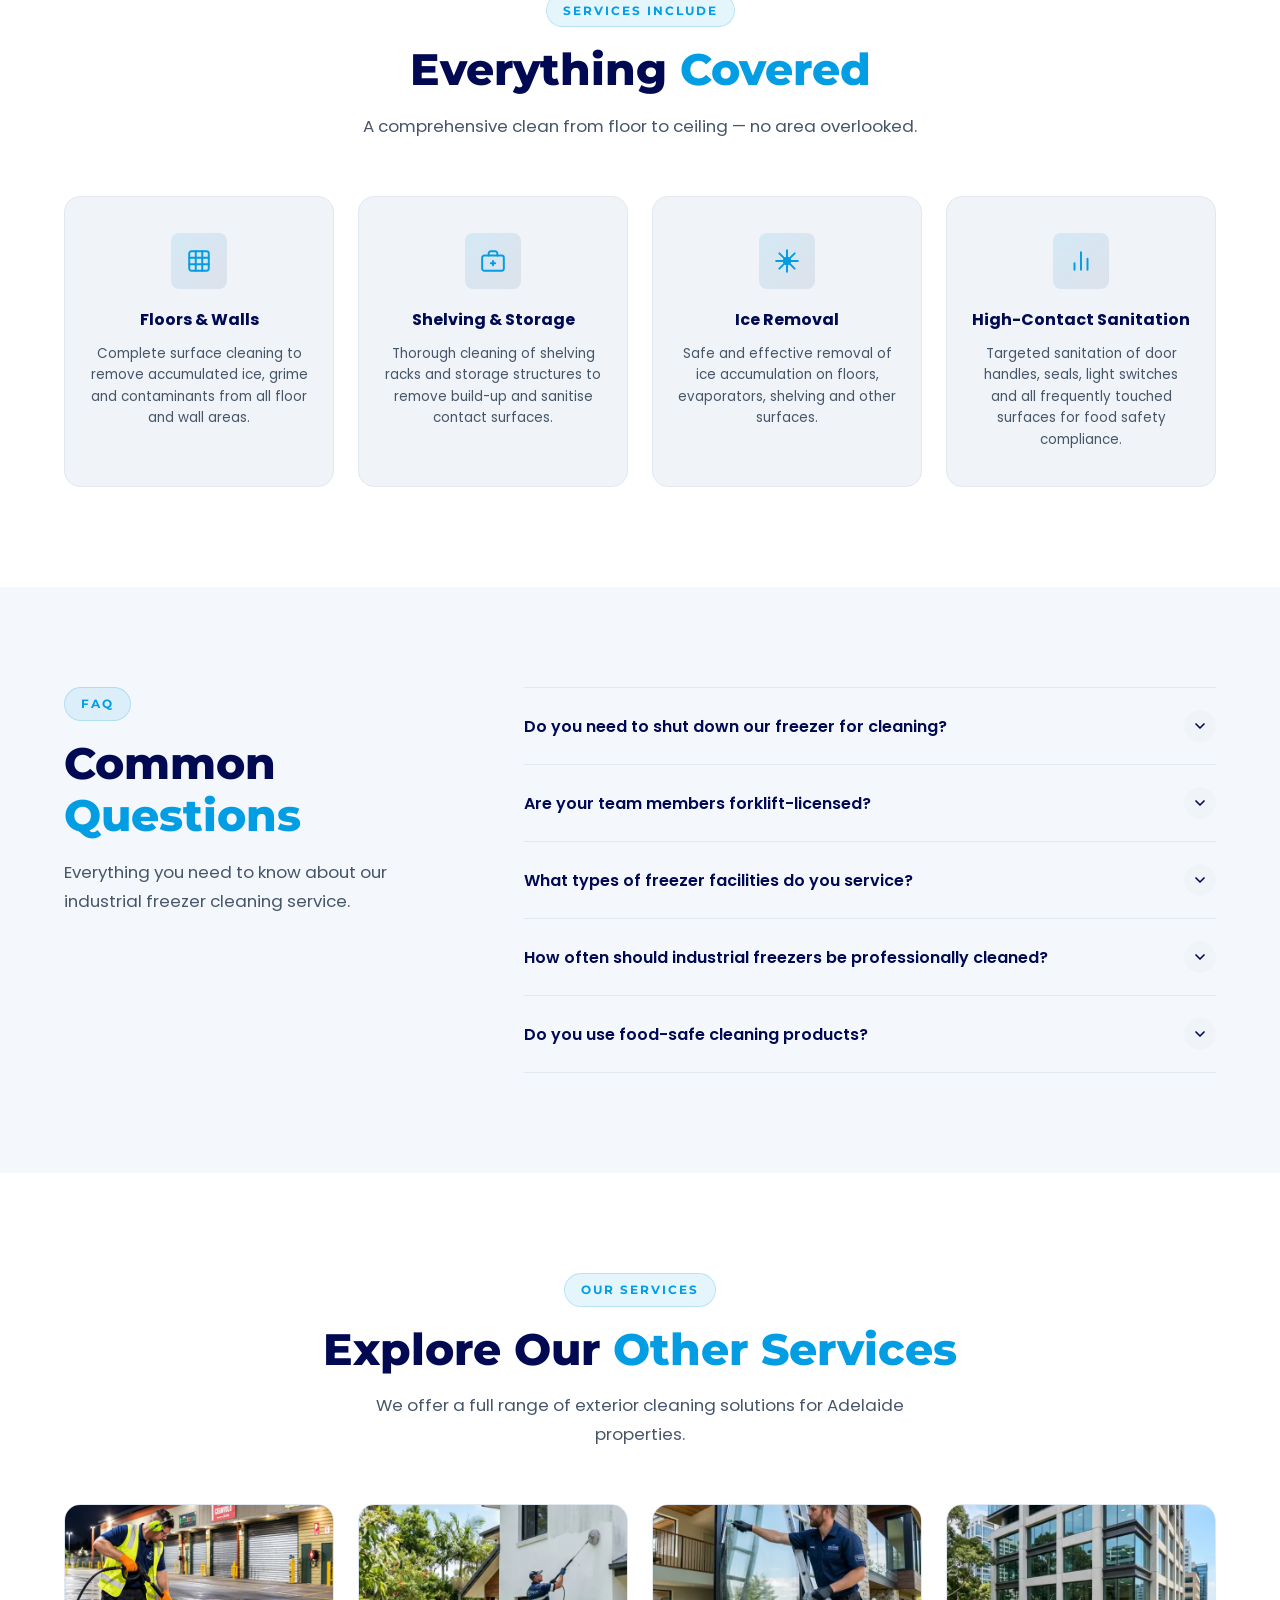
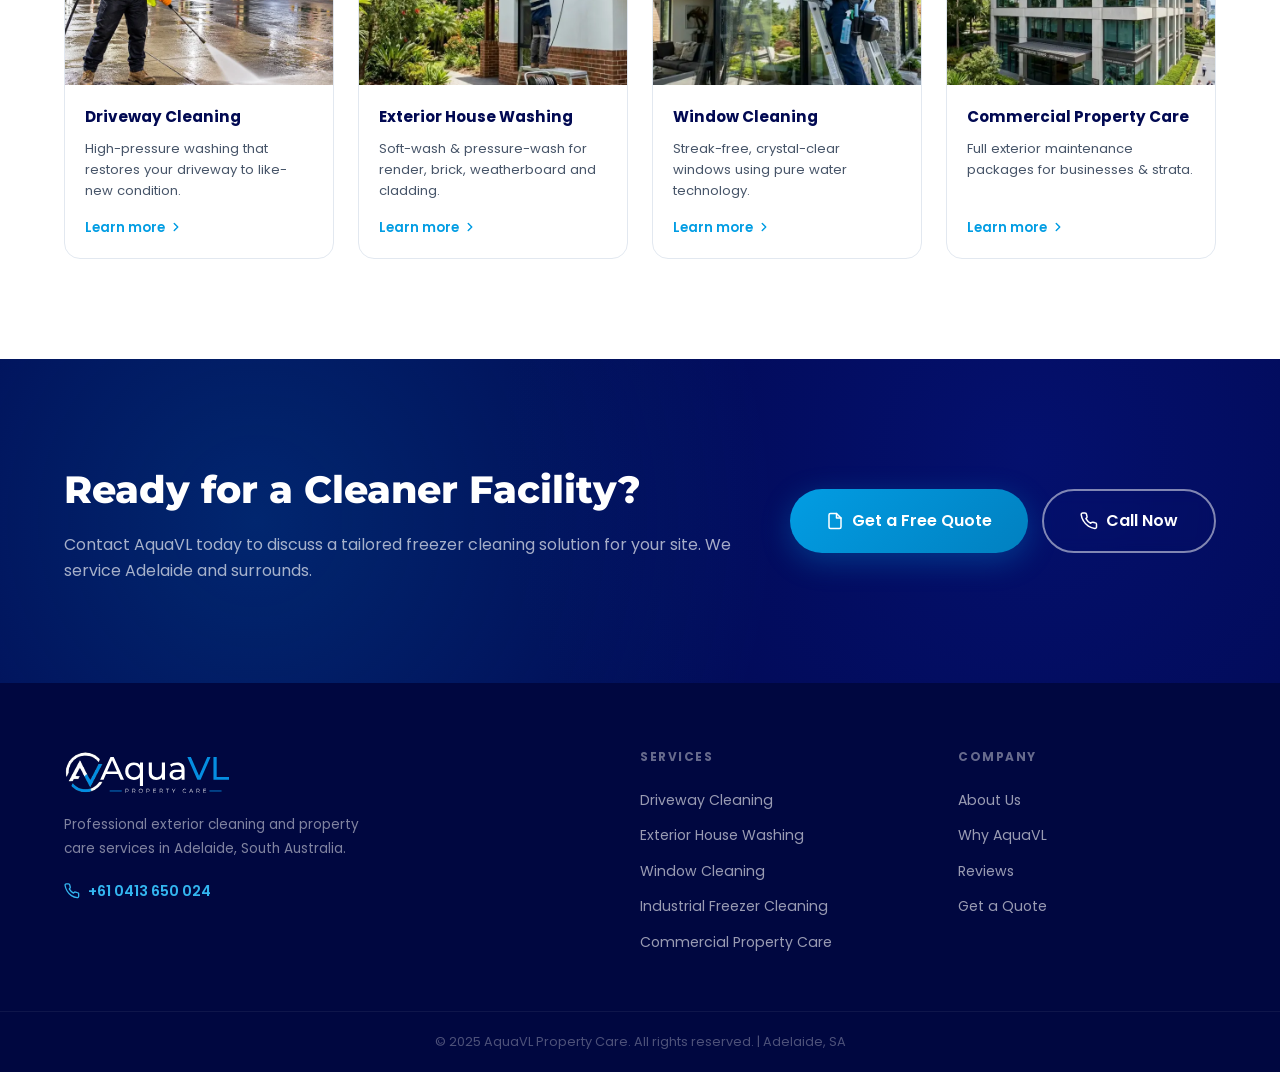
<file: services/freezer-cleaning.html>
<!DOCTYPE html>
<html lang="en">

<head>
  <meta charset="UTF-8" />
  <meta name="viewport" content="width=device-width, initial-scale=1.0" />
  <title>Industrial Freezer Cleaning Adelaide | AquaVL Property Care</title>
  <meta name="description"
    content="Professional industrial freezer cleaning in Adelaide. AquaVL cleans freezer rooms, cold storage, shelving and high-contact surfaces for food facilities, warehouses and distribution centres. Free quote!" />
  <meta name="keywords"
    content="Industrial Freezer Cleaning Adelaide, Cold Storage Cleaning Adelaide, Freezer Room Cleaning SA, Commercial Freezer Cleaning Adelaide" />
  <meta name="robots" content="index, follow" />
  <meta property="og:title" content="Industrial Freezer Cleaning Adelaide | AquaVL Property Care" />
  <meta property="og:description"
    content="Expert industrial freezer and cold storage cleaning across Adelaide, SA. Safe, thorough and scheduled to minimise your downtime. Book a free quote today." />
  <meta property="og:type" content="website" />
  <meta property="og:url" content="https://aquavl.com.au/services/freezer-cleaning" />
  <link rel="canonical" href="https://aquavl.com.au/services/freezer-cleaning" />

  <!-- Breadcrumb Schema -->
  <script type="application/ld+json">
  {
    "@context": "https://schema.org",
    "@type": "BreadcrumbList",
    "itemListElement": [
      { "@type": "ListItem", "position": 1, "name": "Home", "item": "https://aquavl.com.au" },
      { "@type": "ListItem", "position": 2, "name": "Services", "item": "https://aquavl.com.au/#services" },
      { "@type": "ListItem", "position": 3, "name": "Industrial Freezer Cleaning", "item": "https://aquavl.com.au/services/freezer-cleaning" }
    ]
  }
  </script>

  <!-- Service Schema -->
  <script type="application/ld+json">
  {
    "@context": "https://schema.org",
    "@type": "Service",
    "name": "Industrial Freezer Cleaning Adelaide",
    "description": "Professional industrial freezer and cold storage cleaning service in Adelaide, SA. We clean freezer rooms, shelving, floors, walls and high-contact surfaces for food facilities, warehouses and distribution centres.",
    "provider": {
      "@type": "LocalBusiness",
      "name": "AquaVL Property Care",
      "url": "https://aquavl.com.au",
      "telephone": "+61413650024",
      "address": {
        "@type": "PostalAddress",
        "addressLocality": "Adelaide",
        "addressRegion": "SA",
        "addressCountry": "AU"
      }
    },
    "areaServed": "Adelaide, South Australia",
    "serviceType": "Industrial Freezer Cleaning"
  }
  </script>

  <!-- FAQ Schema -->
  <script type="application/ld+json">
  {
    "@context": "https://schema.org",
    "@type": "FAQPage",
    "mainEntity": [
      {
        "@type": "Question",
        "name": "Do you need to shut down our freezer for cleaning?",
        "acceptedAnswer": {
          "@type": "Answer",
          "text": "Not necessarily. We work with your team to schedule cleaning during planned downtime, off-peak hours or scheduled maintenance windows to minimise disruption to your operations."
        }
      },
      {
        "@type": "Question",
        "name": "Are your team members forklift-licensed?",
        "acceptedAnswer": {
          "@type": "Answer",
          "text": "Yes. Our personnel hold forklift licences, allowing us to safely assist with moving equipment, accessing difficult areas, and ensuring the cleaning process is completed efficiently and safely."
        }
      },
      {
        "@type": "Question",
        "name": "What types of freezer facilities do you service?",
        "acceptedAnswer": {
          "@type": "Answer",
          "text": "We service food processing plants, cold storage warehouses, distribution centres, commercial kitchens, and any facility with walk-in freezer or cool room requirements."
        }
      },
      {
        "@type": "Question",
        "name": "How often should industrial freezers be professionally cleaned?",
        "acceptedAnswer": {
          "@type": "Answer",
          "text": "The frequency depends on the type of facility and usage intensity. Food processing facilities may require cleaning quarterly or even monthly, while general cold storage warehouses may be serviced every 6 to 12 months."
        }
      },
      {
        "@type": "Question",
        "name": "Do you use food-safe cleaning products?",
        "acceptedAnswer": {
          "@type": "Answer",
          "text": "Absolutely. We use cleaning agents appropriate to the environment and surface type, including food-safe and food-grade products where required."
        }
      }
    ]
  }
  </script>

  <!-- Preconnect for Google Fonts (non-blocking) -->
  <link rel="preconnect" href="https://fonts.googleapis.com" />
  <link rel="preconnect" href="https://fonts.gstatic.com" crossorigin />
  <link rel="stylesheet" href="https://fonts.googleapis.com/css2?family=Poppins:wght@300;400;500;600;700;800;900&family=Montserrat:wght@400;500;600;700;800&display=swap" media="print" onload="this.media='all'" />
  <noscript><link rel="stylesheet" href="https://fonts.googleapis.com/css2?family=Poppins:wght@300;400;500;600;700;800;900&family=Montserrat:wght@400;500;600;700;800&display=swap" /></noscript>

  <link rel="stylesheet" href="../css/style.css" />
  <link rel="stylesheet" href="../css/service-page.css" />
</head>

<body>

  <!-- MOBILE MENU -->
  <div class="mobile-menu" id="mobileMenu" role="dialog" aria-label="Navigation menu">
    <a href="../index.html#services" onclick="closeMobileMenu()">Services</a>
    <a href="../index.html#gallery" onclick="closeMobileMenu()">Gallery</a>
    <a href="../index.html#about" onclick="closeMobileMenu()">About Us</a>
    <a href="../index.html#why-us" onclick="closeMobileMenu()">Why Choose AquaVL</a>
    <a href="../index.html#reviews" onclick="closeMobileMenu()">Reviews</a>
    <a href="../index.html#quote" onclick="closeMobileMenu()">Contact</a>
    <a href="tel:+61413650024" class="btn btn-primary btn-lg" style="margin-top:8px;">
      <svg xmlns="http://www.w3.org/2000/svg" viewBox="0 0 24 24" fill="none" stroke="currentColor" stroke-width="2" stroke-linecap="round" stroke-linejoin="round" width="18" height="18"><path d="M22 16.92v3a2 2 0 0 1-2.18 2 19.79 19.79 0 0 1-8.63-3.07A19.5 19.5 0 0 1 4.69 12 19.79 19.79 0 0 1 1.61 3.4 2 2 0 0 1 3.6 1.22h3a2 2 0 0 1 2 1.72 12.84 12.84 0 0 0 .7 2.81 2 2 0 0 1-.45 2.11L7.91 8.8a16 16 0 0 0 6.29 6.29l.95-.94a2 2 0 0 1 2.11-.45 12.84 12.84 0 0 0 2.81.7A2 2 0 0 1 22 16.92z"/></svg>
      Call Now
    </a>
  </div>

  <!-- NAVBAR -->
  <header id="navbar" role="banner">
    <div class="container">
      <nav class="nav-inner" aria-label="Main navigation">
        <a href="../index.html" class="nav-logo" aria-label="AquaVL Property Care - Home">
          <img src="../assets/logos/log_white_svg.svg" alt="AquaVL Property Care Logo" id="navLogo" />
        </a>
        <ul class="nav-links" role="list">
          <li><a href="../index.html#services">Services</a></li>
          <li><a href="../index.html#gallery">Gallery</a></li>
          <li><a href="../index.html#about">About Us</a></li>
          <li><a href="../index.html#why-us">Why Choose AquaVL</a></li>
          <li><a href="../index.html#reviews">Reviews</a></li>
          <li><a href="../index.html#quote">Contact</a></li>
        </ul>
        <div class="nav-cta">
          <a href="tel:+61413650024" class="nav-phone" aria-label="Call us">
            <svg xmlns="http://www.w3.org/2000/svg" viewBox="0 0 24 24" fill="none" stroke="currentColor" stroke-width="2" stroke-linecap="round" stroke-linejoin="round"><path d="M22 16.92v3a2 2 0 0 1-2.18 2 19.79 19.79 0 0 1-8.63-3.07A19.5 19.5 0 0 1 4.69 12 19.79 19.79 0 0 1 1.61 3.4 2 2 0 0 1 3.6 1.22h3a2 2 0 0 1 2 1.72 12.84 12.84 0 0 0 .7 2.81 2 2 0 0 1-.45 2.11L7.91 8.8a16 16 0 0 0 6.29 6.29l.95-.94a2 2 0 0 1 2.11-.45 12.84 12.84 0 0 0 2.81.7A2 2 0 0 1 22 16.92z"/></svg>
            +61 0413 650 024
          </a>
          <a href="../index.html#quote" class="btn btn-primary" id="navQuoteBtn">Get a Free Quote</a>
        </div>
        <button class="hamburger" id="hamburger" aria-label="Open menu" aria-expanded="false">
          <span></span><span></span><span></span>
        </button>
      </nav>
    </div>
  </header>

  <main>

    <!-- HERO -->
    <section class="sp-hero" id="sp-hero" aria-labelledby="spHeroTitle">
      <div class="sp-hero-bg" style="background-image: url('../assets/images/service-freezer-cleaning.webp');" aria-hidden="true"></div>
      <div class="sp-hero-overlay" aria-hidden="true"></div>

      <nav class="sp-breadcrumb container" aria-label="Breadcrumb">
        <ol>
          <li><a href="../index.html">Home</a></li>
          <li aria-hidden="true"><svg xmlns="http://www.w3.org/2000/svg" width="14" height="14" viewBox="0 0 24 24" fill="none" stroke="currentColor" stroke-width="2.5" stroke-linecap="round" stroke-linejoin="round"><polyline points="9 18 15 12 9 6"/></svg></li>
          <li><a href="../index.html#services">Services</a></li>
          <li aria-hidden="true"><svg xmlns="http://www.w3.org/2000/svg" width="14" height="14" viewBox="0 0 24 24" fill="none" stroke="currentColor" stroke-width="2.5" stroke-linecap="round" stroke-linejoin="round"><polyline points="9 18 15 12 9 6"/></svg></li>
          <li aria-current="page">Industrial Freezer Cleaning</li>
        </ol>
      </nav>

      <div class="container sp-hero-content">
        <div class="sp-hero-badge">
          <div class="hero-badge-dot"></div>
          <span>Adelaide's Industrial Cleaning Specialists</span>
        </div>
        <h1 class="sp-hero-title" id="spHeroTitle">
          Industrial Freezer<br>
          <span class="accent">Cleaning Adelaide</span>
        </h1>
        <p class="sp-hero-subtitle">
          Professional freezer room and cold storage cleaning for food facilities, warehouses and distribution centres. Safe, thorough and scheduled around your operations.
        </p>
        <div class="sp-hero-actions">
          <a href="../index.html#quote" class="btn btn-primary btn-lg" id="spHeroQuoteBtn">
            <svg xmlns="http://www.w3.org/2000/svg" width="18" height="18" viewBox="0 0 24 24" fill="none" stroke="currentColor" stroke-width="2" stroke-linecap="round" stroke-linejoin="round"><path d="M14 2H6a2 2 0 0 0-2 2v16a2 2 0 0 0 2 2h12a2 2 0 0 0 2-2V8z"/><polyline points="14 2 14 8 20 8"/></svg>
            Get a Free Quote
          </a>
          <a href="tel:+61413650024" class="btn btn-secondary btn-lg" id="spHeroCallBtn">
            <svg xmlns="http://www.w3.org/2000/svg" width="18" height="18" viewBox="0 0 24 24" fill="none" stroke="currentColor" stroke-width="2" stroke-linecap="round" stroke-linejoin="round"><path d="M22 16.92v3a2 2 0 0 1-2.18 2 19.79 19.79 0 0 1-8.63-3.07A19.5 19.5 0 0 1 4.69 12 19.79 19.79 0 0 1 1.61 3.4 2 2 0 0 1 3.6 1.22h3a2 2 0 0 1 2 1.72 12.84 12.84 0 0 0 .7 2.81 2 2 0 0 1-.45 2.11L7.91 8.8a16 16 0 0 0 6.29 6.29l.95-.94a2 2 0 0 1 2.11-.45 12.84 12.84 0 0 0 2.81.7A2 2 0 0 1 22 16.92z"/></svg>
            Call Now
          </a>
        </div>

        <div class="sp-hero-trust-badges">
          <div class="sp-trust-badge">
            <svg xmlns="http://www.w3.org/2000/svg" viewBox="0 0 24 24" fill="none" stroke="currentColor" stroke-width="2" stroke-linecap="round" stroke-linejoin="round">
              <path d="M12 22s8-4 8-10V5l-8-3-8 3v7c0 6 8 10 8 10z"/>
            </svg>
            <span>Fully Insured</span>
          </div>
          <div class="sp-trust-badge">
            <svg xmlns="http://www.w3.org/2000/svg" viewBox="0 0 24 24" fill="none" stroke="currentColor" stroke-width="2" stroke-linecap="round" stroke-linejoin="round">
              <path d="M12 2v20M17 5H9.5a3.5 3.5 0 0 0 0 7h5a3.5 3.5 0 0 1 0 7H6"/>
            </svg>
            <span>Eco-Friendly Cleaning</span>
          </div>
          <div class="sp-trust-badge">
            <svg xmlns="http://www.w3.org/2000/svg" viewBox="0 0 24 24" fill="none" stroke="currentColor" stroke-width="2" stroke-linecap="round" stroke-linejoin="round">
              <circle cx="12" cy="12" r="10"/>
              <path d="M12 8l-4 4h8z"/>
            </svg>
            <span>Professional Equipment</span>
          </div>
        </div>
      </div>

      <div class="sp-scroll-hint" aria-hidden="true"><div class="sp-scroll-line"></div></div>
    </section>

    <!-- INTRO / OVERVIEW -->
    <section class="sp-intro" id="sp-overview" aria-labelledby="spIntroTitle">
      <div class="container">
        <div class="sp-intro-grid">

          <div class="sp-intro-text reveal">
            <div class="section-tag">What We Do</div>
            <h2 class="section-title" id="spIntroTitle">
              Cold Storage Cleaning<br><span>You Can Rely On</span>
            </h2>
            <p>
              Our Industrial Freezer Cleaning service is designed to help food processing facilities, warehouses, cold storage operators, and distribution centres maintain the highest standards of cleanliness, safety, and operational efficiency.
            </p>
            <p>
              We provide thorough cleaning of freezer rooms, cold storage areas, shelving systems, floors, walls, doors, and high-contact surfaces — while minimising disruption to your daily operations. Our team holds forklift licences, allowing us to safely assist with access and equipment movement when required.
            </p>
            <a href="../index.html#quote" class="btn btn-primary" id="spIntroQuoteBtn" style="margin-top: 12px;">
              Book a Free Quote
            </a>
          </div>

          <div class="sp-benefits-grid reveal">
            <div class="sp-benefit-card">
              <div class="sp-benefit-icon">
                <svg xmlns="http://www.w3.org/2000/svg" viewBox="0 0 24 24" fill="none" stroke="currentColor" stroke-width="1.8" stroke-linecap="round" stroke-linejoin="round"><path d="M12 2v20M2 12h20M4.93 4.93l14.14 14.14M19.07 4.93 4.93 19.07"/><circle cx="12" cy="12" r="3"/></svg>
              </div>
              <h3>Forklift Licensed</h3>
              <p>Team members hold forklift licences for safe equipment access.</p>
            </div>
            <div class="sp-benefit-card">
              <div class="sp-benefit-icon">
                <svg xmlns="http://www.w3.org/2000/svg" viewBox="0 0 24 24" fill="none" stroke="currentColor" stroke-width="1.8" stroke-linecap="round" stroke-linejoin="round"><path d="M12 22s8-4 8-10V5l-8-3-8 3v7c0 6 8 10 8 10z"/><polyline points="9 12 11 14 15 10"/></svg>
              </div>
              <h3>Food Safe Products</h3>
              <p>Food-grade cleaning agents used where required.</p>
            </div>
            <div class="sp-benefit-card">
              <div class="sp-benefit-icon">
                <svg xmlns="http://www.w3.org/2000/svg" viewBox="0 0 24 24" fill="none" stroke="currentColor" stroke-width="1.8" stroke-linecap="round" stroke-linejoin="round"><circle cx="12" cy="12" r="10"/><polyline points="12 6 12 12 16 14"/></svg>
              </div>
              <h3>Flexible Scheduling</h3>
              <p>Planned around your operational downtime and shift windows.</p>
            </div>
            <div class="sp-benefit-card">
              <div class="sp-benefit-icon">
                <svg xmlns="http://www.w3.org/2000/svg" viewBox="0 0 24 24" fill="none" stroke="currentColor" stroke-width="1.8" stroke-linecap="round" stroke-linejoin="round"><path d="M14.7 6.3a1 1 0 0 0 0 1.4l1.6 1.6a1 1 0 0 0 1.4 0l3.77-3.77a6 6 0 0 1-7.94 7.94l-6.91 6.91a2.12 2.12 0 0 1-3-3l6.91-6.91a6 6 0 0 1 7.94-7.94l-3.76 3.76z"/></svg>
              </div>
              <h3>Industrial Experienced</h3>
              <p>Trained for active industrial and cold chain environments.</p>
            </div>
            <div class="sp-benefit-card">
              <div class="sp-benefit-icon">
                <svg xmlns="http://www.w3.org/2000/svg" viewBox="0 0 24 24" fill="none" stroke="currentColor" stroke-width="1.8" stroke-linecap="round" stroke-linejoin="round"><path d="M12 22s8-4 8-10V5l-8-3-8 3v7c0 6 8 10 8 10z"/></svg>
              </div>
              <h3>Fully Insured</h3>
              <p>Public liability insurance on every job, every site.</p>
            </div>
            <div class="sp-benefit-card">
              <div class="sp-benefit-icon">
                <svg xmlns="http://www.w3.org/2000/svg" viewBox="0 0 24 24" fill="none" stroke="currentColor" stroke-width="1.8" stroke-linecap="round" stroke-linejoin="round"><line x1="12" y1="1" x2="12" y2="23"/><path d="M17 5H9.5a3.5 3.5 0 0 0 0 7h5a3.5 3.5 0 0 1 0 7H6"/></svg>
              </div>
              <h3>Free Quotes</h3>
              <p>No obligation. We assess your facility and tailor a quote.</p>
            </div>
          </div>

        </div>
      </div>
    </section>

    <!-- PROCESS TIMELINE -->
    <section class="sp-process" id="sp-process" aria-labelledby="spProcessTitle">
      <div class="container">
        <div class="sp-section-header text-center reveal">
          <div class="section-tag">Our Process</div>
          <h2 class="section-title" id="spProcessTitle">How It <span>Works</span></h2>
          <p class="section-subtitle">A structured, safe approach designed to deliver maximum results with minimal disruption.</p>
        </div>

        <div class="sp-timeline">
          <div class="sp-timeline-item reveal reveal-delay-1">
            <div class="sp-timeline-number">01</div>
            <div class="sp-timeline-content">
              <h3>Site Assessment & Quote</h3>
              <p>We assess your facility to understand its size, layout, usage, and specific requirements. We then provide a tailored, no-obligation quote with a recommended cleaning schedule.</p>
            </div>
          </div>

          <div class="sp-timeline-item reveal reveal-delay-2">
            <div class="sp-timeline-number">02</div>
            <div class="sp-timeline-content">
              <h3>Schedule & Access Planning</h3>
              <p>We coordinate with your operations team to schedule cleaning during planned downtime, maintenance windows or off-peak hours — minimising impact on your business.</p>
            </div>
          </div>

          <div class="sp-timeline-item reveal reveal-delay-3">
            <div class="sp-timeline-content">
              <h3>Preparation & Equipment Setup</h3>
              <p>Our team arrives with all required equipment and cleaning agents. Where needed, forklift-licensed personnel assist with moving stock or equipment to ensure safe and thorough access.</p>
            </div>
            <div class="sp-timeline-number">03</div>
          </div>

          <div class="sp-timeline-item reveal reveal-delay-4">
            <div class="sp-timeline-number">04</div>
            <div class="sp-timeline-content">
              <h3>Full Freezer Clean</h3>
              <p>We systematically clean floors, walls, ceilings, shelving, doors, seals and high-contact surfaces — removing ice build-up, dirt, debris, mould and contaminants throughout the entire space.</p>
            </div>
          </div>

          <div class="sp-timeline-item reveal reveal-delay-5">
            <div class="sp-timeline-content">
              <h3>Final Inspection & Handover</h3>
              <p>We conduct a final walkthrough to ensure all areas meet the required standard, restore any moved equipment and provide a completion report including photos for your records.</p>
            </div>
            <div class="sp-timeline-number">05</div>
          </div>
        </div>
      </div>
    </section>

    <!-- WHAT WE COVER -->
    <section class="sp-surfaces" id="sp-surfaces" aria-labelledby="spSurfacesTitle">
      <div class="container">
        <div class="sp-section-header text-center reveal">
          <div class="section-tag">Services Include</div>
          <h2 class="section-title" id="spSurfacesTitle">Everything <span>Covered</span></h2>
          <p class="section-subtitle">A comprehensive clean from floor to ceiling — no area overlooked.</p>
        </div>

        <div class="sp-surfaces-grid">
          <div class="sp-surface-item reveal reveal-delay-1">
            <div class="sp-surface-icon">
              <svg xmlns="http://www.w3.org/2000/svg" viewBox="0 0 24 24" fill="none" stroke="currentColor" stroke-width="1.8" stroke-linecap="round" stroke-linejoin="round"><rect x="3" y="3" width="18" height="18" rx="2"/><path d="M3 9h18M3 15h18M9 3v18M15 3v18"/></svg>
            </div>
            <h3>Floors & Walls</h3>
            <p>Complete surface cleaning to remove accumulated ice, grime and contaminants from all floor and wall areas.</p>
          </div>
          <div class="sp-surface-item reveal reveal-delay-2">
            <div class="sp-surface-icon">
              <svg xmlns="http://www.w3.org/2000/svg" viewBox="0 0 24 24" fill="none" stroke="currentColor" stroke-width="1.8" stroke-linecap="round" stroke-linejoin="round"><rect x="2" y="7" width="20" height="14" rx="2"/><path d="M16 7V5a2 2 0 0 0-2-2h-4a2 2 0 0 0-2 2v2"/><line x1="12" y1="12" x2="12" y2="16"/><line x1="10" y1="14" x2="14" y2="14"/></svg>
            </div>
            <h3>Shelving & Storage</h3>
            <p>Thorough cleaning of shelving racks and storage structures to remove build-up and sanitise contact surfaces.</p>
          </div>
          <div class="sp-surface-item reveal reveal-delay-3">
            <div class="sp-surface-icon">
              <svg xmlns="http://www.w3.org/2000/svg" viewBox="0 0 24 24" fill="none" stroke="currentColor" stroke-width="1.8" stroke-linecap="round" stroke-linejoin="round"><path d="M12 2v20M2 12h20M4.93 4.93l14.14 14.14M19.07 4.93 4.93 19.07"/><circle cx="12" cy="12" r="3"/></svg>
            </div>
            <h3>Ice Removal</h3>
            <p>Safe and effective removal of ice accumulation on floors, evaporators, shelving and other surfaces.</p>
          </div>
          <div class="sp-surface-item reveal reveal-delay-4">
            <div class="sp-surface-icon">
              <svg xmlns="http://www.w3.org/2000/svg" viewBox="0 0 24 24" fill="none" stroke="currentColor" stroke-width="1.8" stroke-linecap="round" stroke-linejoin="round"><path d="M18 20V10M12 20V4M6 20v-6"/></svg>
            </div>
            <h3>High-Contact Sanitation</h3>
            <p>Targeted sanitation of door handles, seals, light switches and all frequently touched surfaces for food safety compliance.</p>
          </div>
        </div>
      </div>
    </section>

    <!-- FAQ -->
    <section class="sp-faq" id="sp-faq" aria-labelledby="spFaqTitle">
      <div class="container">
        <div class="sp-faq-inner">
          <div class="sp-section-header reveal">
            <div class="section-tag">FAQ</div>
            <h2 class="section-title" id="spFaqTitle">Common <span>Questions</span></h2>
            <p class="section-subtitle">Everything you need to know about our industrial freezer cleaning service.</p>
          </div>

          <div class="sp-faq-list reveal">
            <div class="sp-faq-item" id="faq1">
              <button class="sp-faq-question" aria-expanded="false" aria-controls="faq1-answer" id="faq1-btn">
                <span>Do you need to shut down our freezer for cleaning?</span>
                <div class="sp-faq-icon" aria-hidden="true"><svg xmlns="http://www.w3.org/2000/svg" viewBox="0 0 24 24" fill="none" stroke="currentColor" stroke-width="2.5" stroke-linecap="round" stroke-linejoin="round"><polyline points="6 9 12 15 18 9"/></svg></div>
              </button>
              <div class="sp-faq-answer" id="faq1-answer" role="region" aria-labelledby="faq1-btn" hidden>
                <p>Not necessarily. We work with your team to schedule cleaning during planned downtime, off-peak hours or scheduled maintenance windows to minimise disruption to your operations. Our team is experienced in working within active industrial environments.</p>
              </div>
            </div>

            <div class="sp-faq-item" id="faq2">
              <button class="sp-faq-question" aria-expanded="false" aria-controls="faq2-answer" id="faq2-btn">
                <span>Are your team members forklift-licensed?</span>
                <div class="sp-faq-icon" aria-hidden="true"><svg xmlns="http://www.w3.org/2000/svg" viewBox="0 0 24 24" fill="none" stroke="currentColor" stroke-width="2.5" stroke-linecap="round" stroke-linejoin="round"><polyline points="6 9 12 15 18 9"/></svg></div>
              </button>
              <div class="sp-faq-answer" id="faq2-answer" role="region" aria-labelledby="faq2-btn" hidden>
                <p>Yes. Our personnel hold forklift licences, allowing us to safely assist with moving equipment, accessing difficult areas, and ensuring the cleaning process is completed efficiently and safely within industrial environments.</p>
              </div>
            </div>

            <div class="sp-faq-item" id="faq3">
              <button class="sp-faq-question" aria-expanded="false" aria-controls="faq3-answer" id="faq3-btn">
                <span>What types of freezer facilities do you service?</span>
                <div class="sp-faq-icon" aria-hidden="true"><svg xmlns="http://www.w3.org/2000/svg" viewBox="0 0 24 24" fill="none" stroke="currentColor" stroke-width="2.5" stroke-linecap="round" stroke-linejoin="round"><polyline points="6 9 12 15 18 9"/></svg></div>
              </button>
              <div class="sp-faq-answer" id="faq3-answer" role="region" aria-labelledby="faq3-btn" hidden>
                <p>We service a wide range of facilities including food processing plants, cold storage warehouses, distribution centres, commercial kitchens, and any facility with walk-in freezer or cool room requirements.</p>
              </div>
            </div>

            <div class="sp-faq-item" id="faq4">
              <button class="sp-faq-question" aria-expanded="false" aria-controls="faq4-answer" id="faq4-btn">
                <span>How often should industrial freezers be professionally cleaned?</span>
                <div class="sp-faq-icon" aria-hidden="true"><svg xmlns="http://www.w3.org/2000/svg" viewBox="0 0 24 24" fill="none" stroke="currentColor" stroke-width="2.5" stroke-linecap="round" stroke-linejoin="round"><polyline points="6 9 12 15 18 9"/></svg></div>
              </button>
              <div class="sp-faq-answer" id="faq4-answer" role="region" aria-labelledby="faq4-btn" hidden>
                <p>The frequency depends on the type of facility and usage intensity. Food processing facilities may require cleaning quarterly or even monthly, while general cold storage warehouses may be serviced every 6 to 12 months. We can recommend a schedule based on your specific operation.</p>
              </div>
            </div>

            <div class="sp-faq-item" id="faq5">
              <button class="sp-faq-question" aria-expanded="false" aria-controls="faq5-answer" id="faq5-btn">
                <span>Do you use food-safe cleaning products?</span>
                <div class="sp-faq-icon" aria-hidden="true"><svg xmlns="http://www.w3.org/2000/svg" viewBox="0 0 24 24" fill="none" stroke="currentColor" stroke-width="2.5" stroke-linecap="round" stroke-linejoin="round"><polyline points="6 9 12 15 18 9"/></svg></div>
              </button>
              <div class="sp-faq-answer" id="faq5-answer" role="region" aria-labelledby="faq5-btn" hidden>
                <p>Absolutely. We use cleaning agents appropriate to the environment and surface type, including food-safe and food-grade products where required. We can discuss your specific requirements before commencing any work.</p>
              </div>
            </div>
          </div>
        </div>
      </div>
    </section>

    <!-- OTHER SERVICES -->
    <section class="sp-other-services" id="sp-other-services" aria-labelledby="spOtherTitle">
      <div class="container">
        <div class="sp-section-header text-center reveal">
          <div class="section-tag">Our Services</div>
          <h2 class="section-title" id="spOtherTitle">Explore Our <span>Other Services</span></h2>
          <p class="section-subtitle">We offer a full range of exterior cleaning solutions for Adelaide properties.</p>
        </div>

        <div class="sp-other-grid">
          <a href="driveway-cleaning.html" class="sp-other-card reveal reveal-delay-1" id="linkDriveway">
            <div class="sp-other-card-img"><img src="../assets/images/service-driveway.webp" alt="Driveway Cleaning Adelaide" loading="lazy" /></div>
            <div class="sp-other-card-body">
              <h3>Driveway Cleaning</h3>
              <p>High-pressure washing that restores your driveway to like-new condition.</p>
              <span class="sp-other-card-link">Learn more <svg xmlns="http://www.w3.org/2000/svg" viewBox="0 0 24 24" fill="none" stroke="currentColor" stroke-width="2.5" stroke-linecap="round" stroke-linejoin="round"><polyline points="9 18 15 12 9 6"/></svg></span>
            </div>
          </a>
          <a href="exterior-house-washing.html" class="sp-other-card reveal reveal-delay-2" id="linkHouseWashing">
            <div class="sp-other-card-img"><img src="../assets/images/service-house-washing.webp" alt="Exterior House Washing Adelaide" loading="lazy" /></div>
            <div class="sp-other-card-body">
              <h3>Exterior House Washing</h3>
              <p>Soft-wash &amp; pressure-wash for render, brick, weatherboard and cladding.</p>
              <span class="sp-other-card-link">Learn more <svg xmlns="http://www.w3.org/2000/svg" viewBox="0 0 24 24" fill="none" stroke="currentColor" stroke-width="2.5" stroke-linecap="round" stroke-linejoin="round"><polyline points="9 18 15 12 9 6"/></svg></span>
            </div>
          </a>
          <a href="window-cleaning.html" class="sp-other-card reveal reveal-delay-3" id="linkWindowCleaning">
            <div class="sp-other-card-img"><img src="../assets/images/service-window-cleaning.webp" alt="Window Cleaning Adelaide" loading="lazy" /></div>
            <div class="sp-other-card-body">
              <h3>Window Cleaning</h3>
              <p>Streak-free, crystal-clear windows using pure water technology.</p>
              <span class="sp-other-card-link">Learn more <svg xmlns="http://www.w3.org/2000/svg" viewBox="0 0 24 24" fill="none" stroke="currentColor" stroke-width="2.5" stroke-linecap="round" stroke-linejoin="round"><polyline points="9 18 15 12 9 6"/></svg></span>
            </div>
          </a>
          <a href="commercial-property-care.html" class="sp-other-card reveal reveal-delay-4" id="linkCommercial">
            <div class="sp-other-card-img"><img src="../assets/images/service-commercial.webp" alt="Commercial Property Care Adelaide" loading="lazy" /></div>
            <div class="sp-other-card-body">
              <h3>Commercial Property Care</h3>
              <p>Full exterior maintenance packages for businesses &amp; strata.</p>
              <span class="sp-other-card-link">Learn more <svg xmlns="http://www.w3.org/2000/svg" viewBox="0 0 24 24" fill="none" stroke="currentColor" stroke-width="2.5" stroke-linecap="round" stroke-linejoin="round"><polyline points="9 18 15 12 9 6"/></svg></span>
            </div>
          </a>
        </div>
      </div>
    </section>

    <!-- CTA -->
    <section class="sp-cta" id="sp-cta" aria-labelledby="spCtaTitle">
      <div class="sp-cta-bg" aria-hidden="true"></div>
      <div class="container sp-cta-inner reveal">
        <div class="sp-cta-text">
          <h2 class="sp-cta-title" id="spCtaTitle">Ready for a Cleaner Facility?</h2>
          <p>Contact AquaVL today to discuss a tailored freezer cleaning solution for your site. We service Adelaide and surrounds.</p>
        </div>
        <div class="sp-cta-actions">
          <a href="../index.html#quote" class="btn btn-primary btn-lg" id="spCtaQuoteBtn">
            <svg xmlns="http://www.w3.org/2000/svg" width="18" height="18" viewBox="0 0 24 24" fill="none" stroke="currentColor" stroke-width="2" stroke-linecap="round" stroke-linejoin="round"><path d="M14 2H6a2 2 0 0 0-2 2v16a2 2 0 0 0 2 2h12a2 2 0 0 0 2-2V8z"/><polyline points="14 2 14 8 20 8"/></svg>
            Get a Free Quote
          </a>
          <a href="tel:+61413650024" class="btn btn-secondary btn-lg" id="spCtaCallBtn">
            <svg xmlns="http://www.w3.org/2000/svg" width="18" height="18" viewBox="0 0 24 24" fill="none" stroke="currentColor" stroke-width="2" stroke-linecap="round" stroke-linejoin="round"><path d="M22 16.92v3a2 2 0 0 1-2.18 2 19.79 19.79 0 0 1-8.63-3.07A19.5 19.5 0 0 1 4.69 12 19.79 19.79 0 0 1 1.61 3.4 2 2 0 0 1 3.6 1.22h3a2 2 0 0 1 2 1.72 12.84 12.84 0 0 0 .7 2.81 2 2 0 0 1-.45 2.11L7.91 8.8a16 16 0 0 0 6.29 6.29l.95-.94a2 2 0 0 1 2.11-.45 12.84 12.84 0 0 0 2.81.7A2 2 0 0 1 22 16.92z"/></svg>
            Call Now
          </a>
        </div>
      </div>
    </section>

  </main>

  <!-- FOOTER -->
  <footer class="sp-footer" role="contentinfo">
    <div class="container sp-footer-inner">
      <div class="sp-footer-brand">
        <a href="../index.html" aria-label="AquaVL Home">
          <img src="../assets/logos/log_white_svg.svg" alt="AquaVL Property Care Logo" height="50" />
        </a>
        <p>Professional exterior cleaning and property care services in Adelaide, South Australia.</p>
        <a href="tel:+61413650024" class="sp-footer-phone">
          <svg xmlns="http://www.w3.org/2000/svg" width="16" height="16" viewBox="0 0 24 24" fill="none" stroke="currentColor" stroke-width="2" stroke-linecap="round" stroke-linejoin="round"><path d="M22 16.92v3a2 2 0 0 1-2.18 2 19.79 19.79 0 0 1-8.63-3.07A19.5 19.5 0 0 1 4.69 12 19.79 19.79 0 0 1 1.61 3.4 2 2 0 0 1 3.6 1.22h3a2 2 0 0 1 2 1.72 12.84 12.84 0 0 0 .7 2.81 2 2 0 0 1-.45 2.11L7.91 8.8a16 16 0 0 0 6.29 6.29l.95-.94a2 2 0 0 1 2.11-.45 12.84 12.84 0 0 0 2.81.7A2 2 0 0 1 22 16.92z"/></svg>
          +61 0413 650 024
        </a>
      </div>
      <div class="sp-footer-links">
        <h4>Services</h4>
        <ul>
          <li><a href="driveway-cleaning.html">Driveway Cleaning</a></li>
          <li><a href="exterior-house-washing.html">Exterior House Washing</a></li>
          <li><a href="window-cleaning.html">Window Cleaning</a></li>
          <li><a href="freezer-cleaning.html">Industrial Freezer Cleaning</a></li>
          <li><a href="commercial-property-care.html">Commercial Property Care</a></li>
        </ul>
      </div>
      <div class="sp-footer-links">
        <h4>Company</h4>
        <ul>
          <li><a href="../index.html#about">About Us</a></li>
          <li><a href="../index.html#why-us">Why AquaVL</a></li>
          <li><a href="../index.html#reviews">Reviews</a></li>
          <li><a href="../index.html#quote">Get a Quote</a></li>
        </ul>
      </div>
    </div>
    <div class="sp-footer-bottom">
      <div class="container">
        <p>&copy; 2025 AquaVL Property Care. All rights reserved. | Adelaide, SA</p>
      </div>
    </div>
  </footer>

  <script src="../js/service-page.js" defer></script>
</body>

</html>
</file>
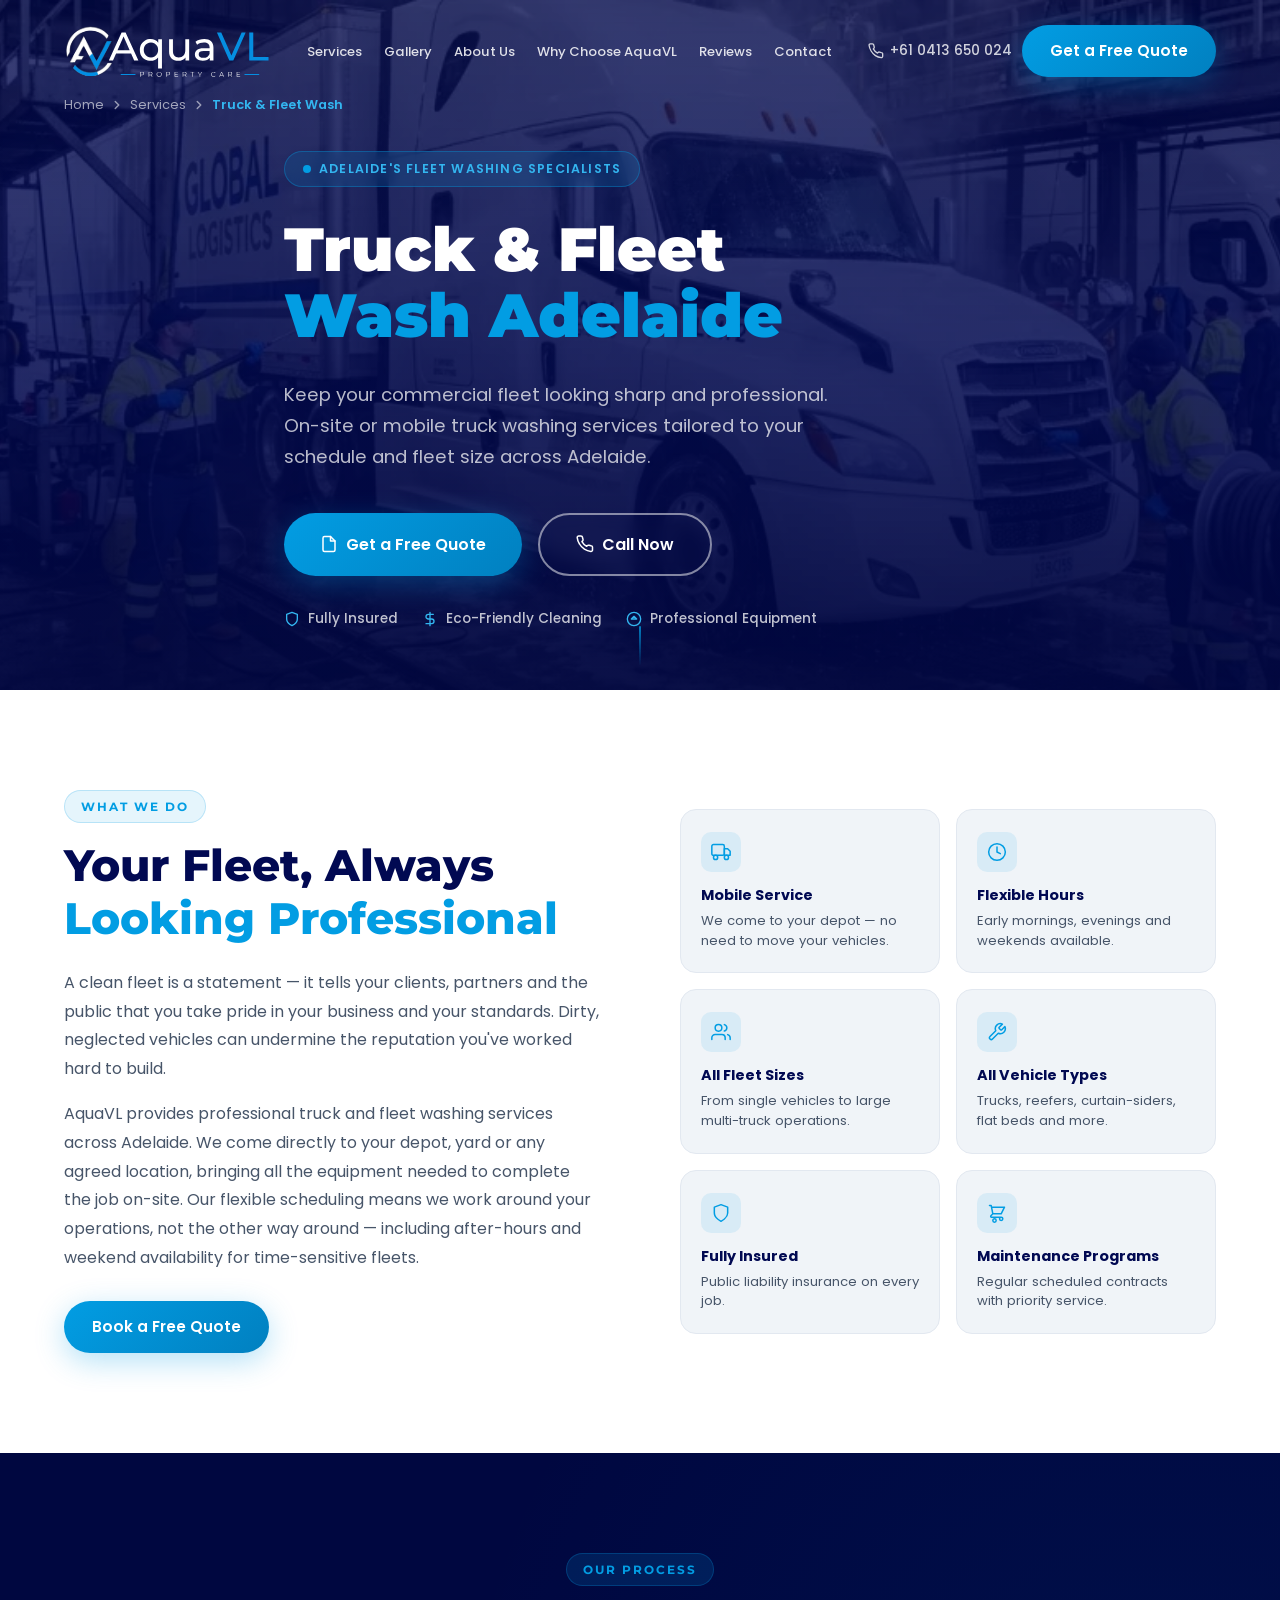
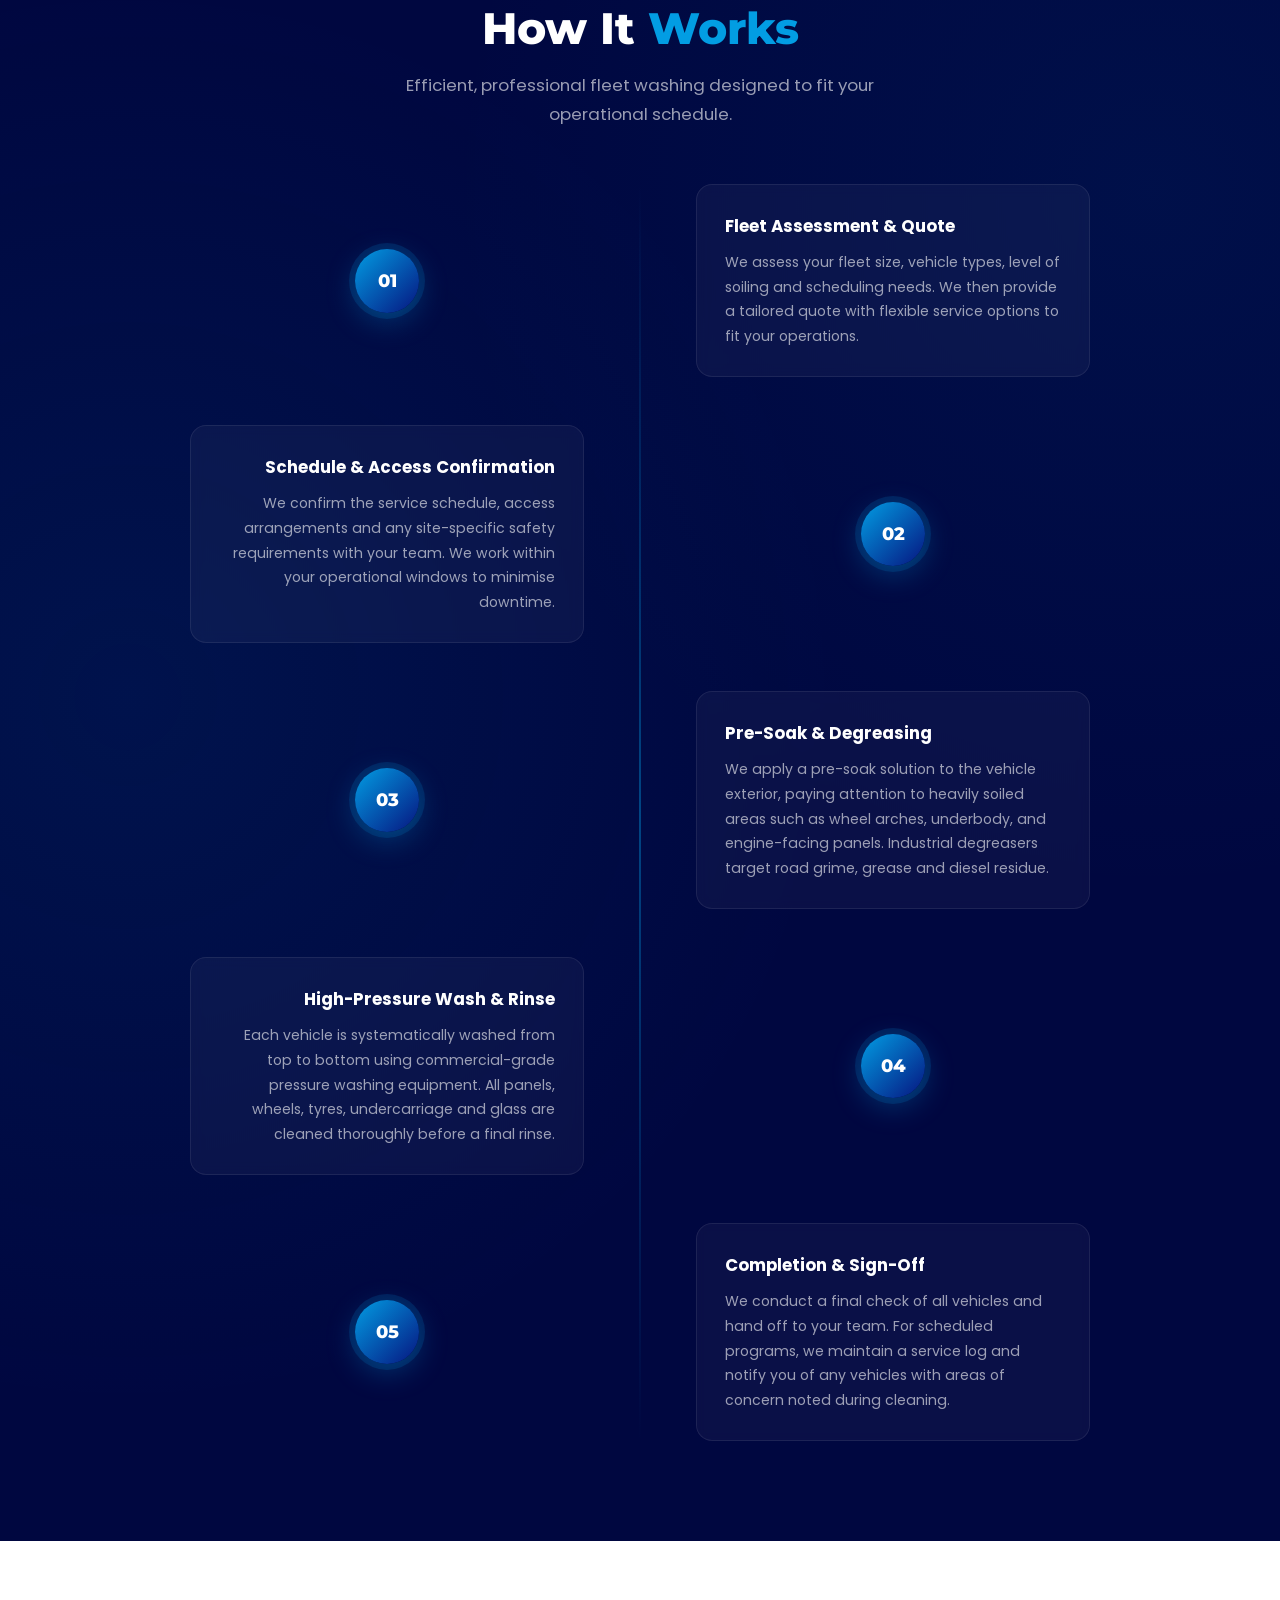
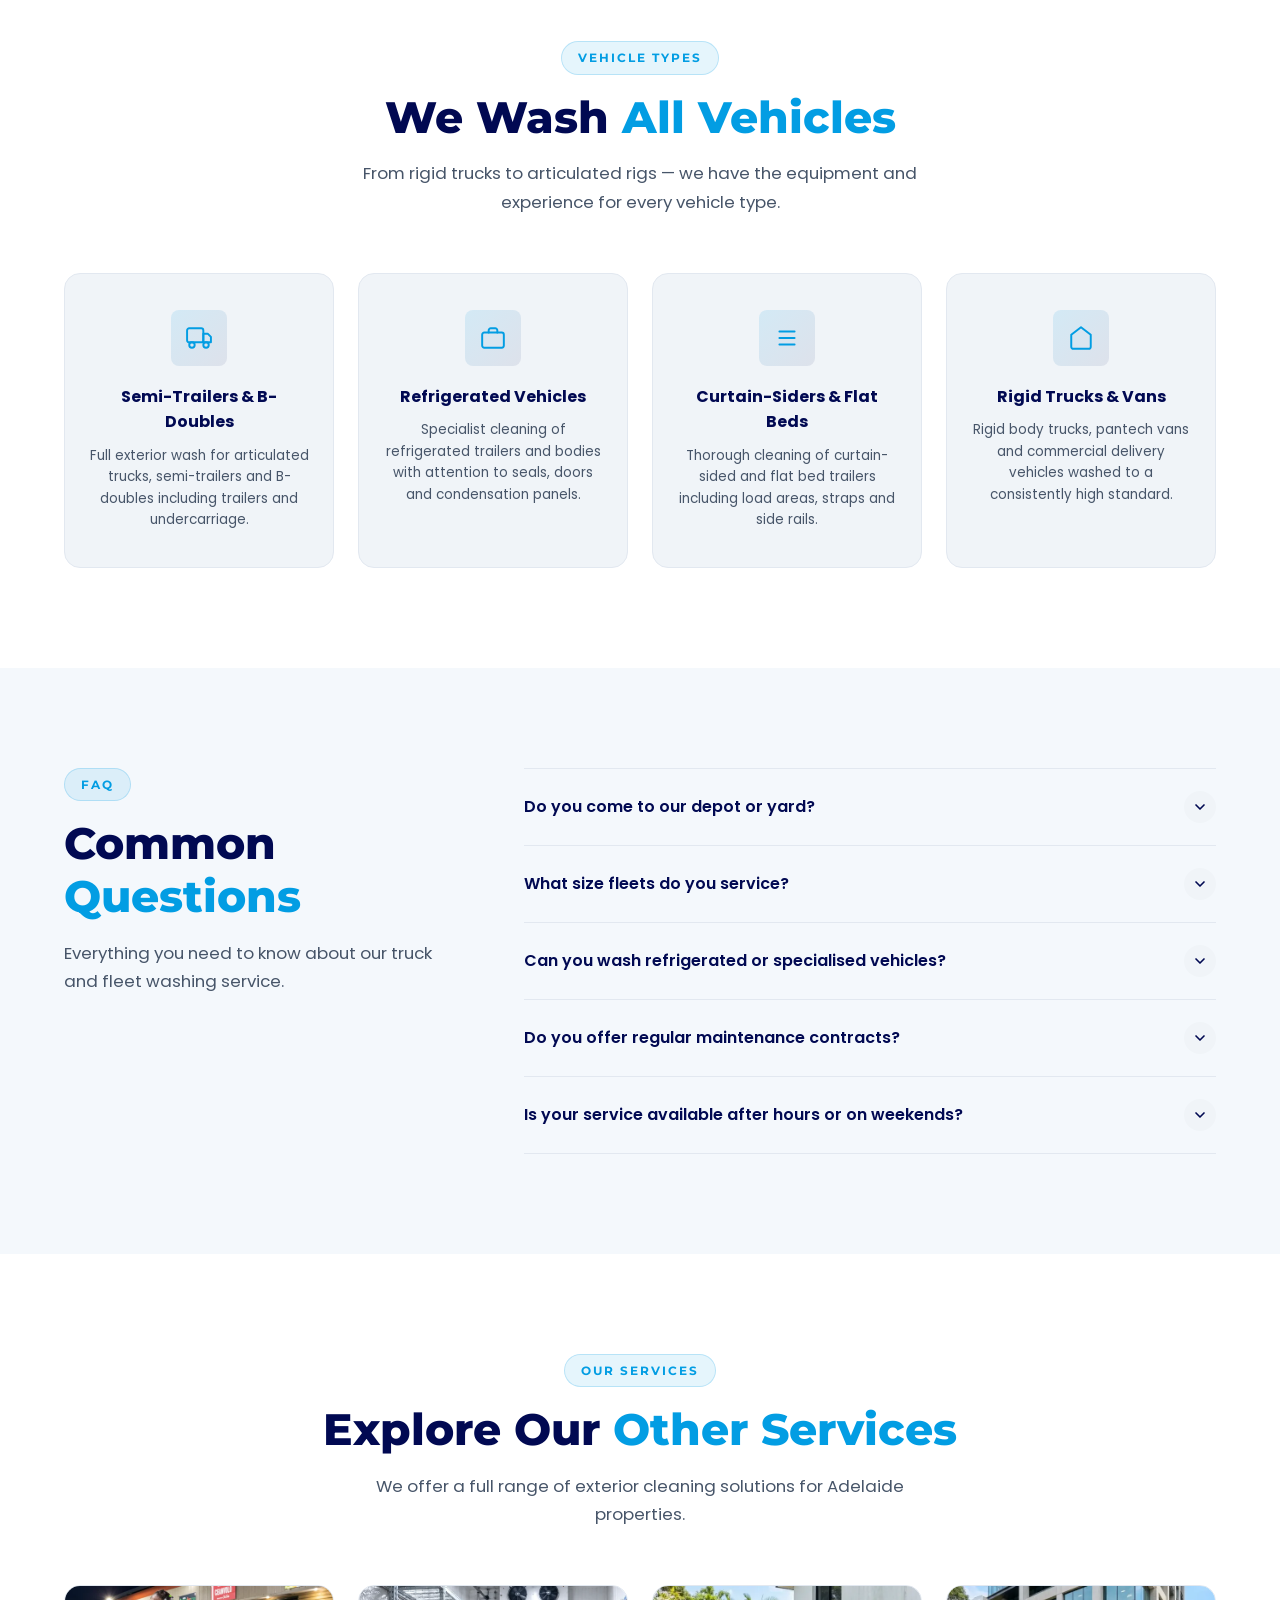
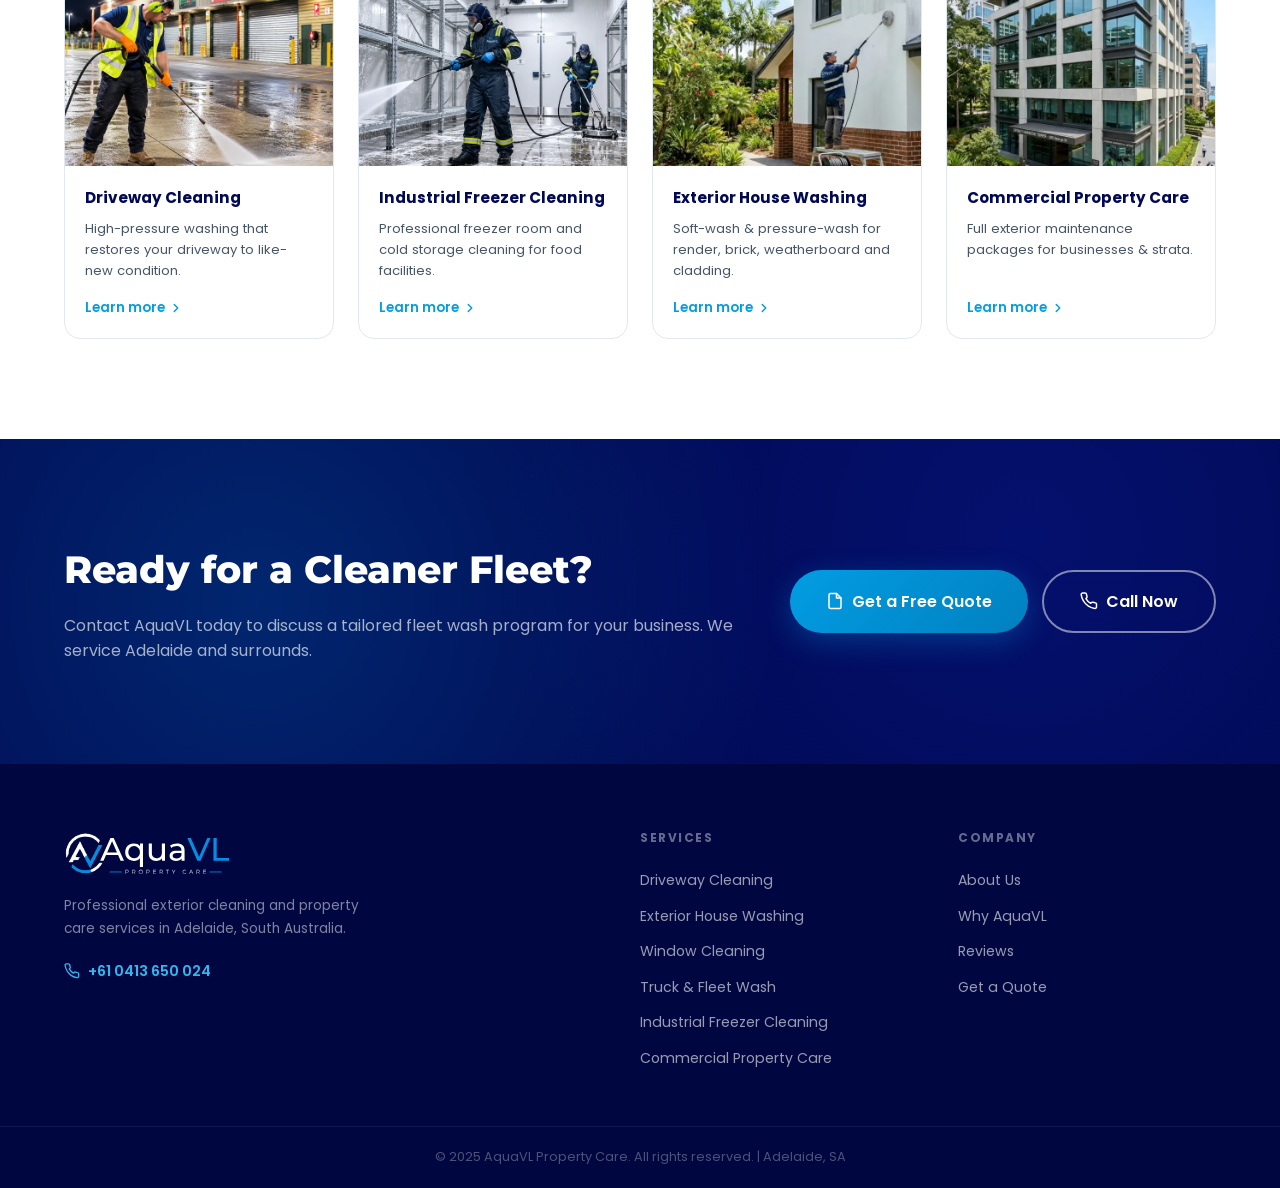
<file: services/truck-fleet-wash.html>
<!DOCTYPE html>
<html lang="en">
<head>
  <meta charset="UTF-8" />
  <meta name="viewport" content="width=device-width, initial-scale=1.0" />
  <title>Truck & Fleet Wash Adelaide | AquaVL Property Care</title>
  <meta name="description" content="Professional truck and fleet washing in Adelaide. AquaVL delivers on-site or mobile commercial vehicle washing tailored to your schedule and fleet size. Free quote!" />
  <meta name="keywords" content="Truck Wash Adelaide, Fleet Washing Adelaide, Mobile Fleet Wash SA, Commercial Vehicle Cleaning Adelaide" />
  <meta name="robots" content="index, follow" />
  <meta property="og:title" content="Truck & Fleet Wash Adelaide | AquaVL Property Care" />
  <meta property="og:description" content="Expert truck and fleet washing across Adelaide, SA. On-site or mobile service tailored to your schedule. Book a free quote today." />
  <meta property="og:type" content="website" />
  <meta property="og:url" content="https://aquavl.com.au/services/truck-fleet-wash" />
  <link rel="canonical" href="https://aquavl.com.au/services/truck-fleet-wash" />

  <script type="application/ld+json">
  {"@context":"https://schema.org","@type":"BreadcrumbList","itemListElement":[{"@type":"ListItem","position":1,"name":"Home","item":"https://aquavl.com.au"},{"@type":"ListItem","position":2,"name":"Services","item":"https://aquavl.com.au/#services"},{"@type":"ListItem","position":3,"name":"Truck & Fleet Wash","item":"https://aquavl.com.au/services/truck-fleet-wash"}]}
  </script>
  <script type="application/ld+json">
  {"@context":"https://schema.org","@type":"Service","name":"Truck and Fleet Wash Adelaide","description":"Professional truck and commercial vehicle fleet washing service in Adelaide, SA. On-site or mobile service tailored to your schedule and fleet size.","provider":{"@type":"LocalBusiness","name":"AquaVL Property Care","url":"https://aquavl.com.au","telephone":"+61413650024","address":{"@type":"PostalAddress","addressLocality":"Adelaide","addressRegion":"SA","addressCountry":"AU"}},"areaServed":"Adelaide, South Australia","serviceType":"Truck and Fleet Wash"}
  </script>
  <script type="application/ld+json">
  {"@context":"https://schema.org","@type":"FAQPage","mainEntity":[{"@type":"Question","name":"Do you come to our depot or yard?","acceptedAnswer":{"@type":"Answer","text":"Yes. We offer a fully mobile service and come directly to your depot, yard or any agreed location. No need to transport vehicles to a fixed wash bay — we bring everything required to your site."}},{"@type":"Question","name":"What size fleets do you service?","acceptedAnswer":{"@type":"Answer","text":"We service fleets of all sizes — from a single commercial vehicle to large multi-truck operations. We tailor our service and scheduling around the size and needs of your fleet."}},{"@type":"Question","name":"Can you wash refrigerated or specialised vehicles?","acceptedAnswer":{"@type":"Answer","text":"Yes. We have experience cleaning refrigerated trucks, curtain-siders, flat beds, tankers and other specialised commercial vehicles. We adjust our approach based on the vehicle type and any specific requirements."}},{"@type":"Question","name":"Do you offer regular maintenance contracts?","acceptedAnswer":{"@type":"Answer","text":"Absolutely. We offer scheduled fleet wash programs — weekly, fortnightly or monthly — to keep your fleet consistently clean and professional. Regular contracts also receive priority scheduling."}},{"@type":"Question","name":"Is your service available after hours or on weekends?","acceptedAnswer":{"@type":"Answer","text":"We understand that fleet operations often run around the clock. We offer flexible scheduling including early mornings, evenings and weekends to minimise impact on your operations. Contact us to discuss your requirements."}}]}
  </script>

  <!-- Preconnect for Google Fonts (non-blocking) -->
  <link rel="preconnect" href="https://fonts.googleapis.com" />
  <link rel="preconnect" href="https://fonts.gstatic.com" crossorigin />
  <link rel="stylesheet" href="https://fonts.googleapis.com/css2?family=Poppins:wght@300;400;500;600;700;800;900&family=Montserrat:wght@400;500;600;700;800&display=swap" media="print" onload="this.media='all'" />
  <noscript><link rel="stylesheet" href="https://fonts.googleapis.com/css2?family=Poppins:wght@300;400;500;600;700;800;900&family=Montserrat:wght@400;500;600;700;800&display=swap" /></noscript>

  <link rel="stylesheet" href="../css/style.css" />
  <link rel="stylesheet" href="../css/service-page.css" />
</head>
<body>

  <div class="mobile-menu" id="mobileMenu" role="dialog" aria-label="Navigation menu">
    <a href="../index.html#services" onclick="closeMobileMenu()">Services</a>
    <a href="../index.html#gallery" onclick="closeMobileMenu()">Gallery</a>
    <a href="../index.html#about" onclick="closeMobileMenu()">About Us</a>
    <a href="../index.html#why-us" onclick="closeMobileMenu()">Why Choose AquaVL</a>
    <a href="../index.html#reviews" onclick="closeMobileMenu()">Reviews</a>
    <a href="../index.html#quote" onclick="closeMobileMenu()">Contact</a>
    <a href="tel:+61413650024" class="btn btn-primary btn-lg" style="margin-top:8px;">
      <svg xmlns="http://www.w3.org/2000/svg" viewBox="0 0 24 24" fill="none" stroke="currentColor" stroke-width="2" stroke-linecap="round" stroke-linejoin="round" width="18" height="18"><path d="M22 16.92v3a2 2 0 0 1-2.18 2 19.79 19.79 0 0 1-8.63-3.07A19.5 19.5 0 0 1 4.69 12 19.79 19.79 0 0 1 1.61 3.4 2 2 0 0 1 3.6 1.22h3a2 2 0 0 1 2 1.72 12.84 12.84 0 0 0 .7 2.81 2 2 0 0 1-.45 2.11L7.91 8.8a16 16 0 0 0 6.29 6.29l.95-.94a2 2 0 0 1 2.11-.45 12.84 12.84 0 0 0 2.81.7A2 2 0 0 1 22 16.92z"/></svg>
      Call Now
    </a>
  </div>

  <header id="navbar" role="banner">
    <div class="container">
      <nav class="nav-inner" aria-label="Main navigation">
        <a href="../index.html" class="nav-logo" aria-label="AquaVL Property Care - Home">
          <img src="../assets/logos/log_white_svg.svg" alt="AquaVL Property Care Logo" id="navLogo" />
        </a>
        <ul class="nav-links" role="list">
          <li><a href="../index.html#services">Services</a></li>
          <li><a href="../index.html#gallery">Gallery</a></li>
          <li><a href="../index.html#about">About Us</a></li>
          <li><a href="../index.html#why-us">Why Choose AquaVL</a></li>
          <li><a href="../index.html#reviews">Reviews</a></li>
          <li><a href="../index.html#quote">Contact</a></li>
        </ul>
        <div class="nav-cta">
          <a href="tel:+61413650024" class="nav-phone" aria-label="Call us">
            <svg xmlns="http://www.w3.org/2000/svg" viewBox="0 0 24 24" fill="none" stroke="currentColor" stroke-width="2" stroke-linecap="round" stroke-linejoin="round"><path d="M22 16.92v3a2 2 0 0 1-2.18 2 19.79 19.79 0 0 1-8.63-3.07A19.5 19.5 0 0 1 4.69 12 19.79 19.79 0 0 1 1.61 3.4 2 2 0 0 1 3.6 1.22h3a2 2 0 0 1 2 1.72 12.84 12.84 0 0 0 .7 2.81 2 2 0 0 1-.45 2.11L7.91 8.8a16 16 0 0 0 6.29 6.29l.95-.94a2 2 0 0 1 2.11-.45 12.84 12.84 0 0 0 2.81.7A2 2 0 0 1 22 16.92z"/></svg>
            +61 0413 650 024
          </a>
          <a href="../index.html#quote" class="btn btn-primary" id="navQuoteBtn">Get a Free Quote</a>
        </div>
        <button class="hamburger" id="hamburger" aria-label="Open menu" aria-expanded="false">
          <span></span><span></span><span></span>
        </button>
      </nav>
    </div>
  </header>

  <main>

    <section class="sp-hero" id="sp-hero" aria-labelledby="spHeroTitle">
      <div class="sp-hero-bg" style="background-image: url('../assets/images/service-truck-wash.webp');" aria-hidden="true"></div>
      <div class="sp-hero-overlay" aria-hidden="true"></div>
      <nav class="sp-breadcrumb container" aria-label="Breadcrumb">
        <ol>
          <li><a href="../index.html">Home</a></li>
          <li aria-hidden="true"><svg xmlns="http://www.w3.org/2000/svg" width="14" height="14" viewBox="0 0 24 24" fill="none" stroke="currentColor" stroke-width="2.5" stroke-linecap="round" stroke-linejoin="round"><polyline points="9 18 15 12 9 6"/></svg></li>
          <li><a href="../index.html#services">Services</a></li>
          <li aria-hidden="true"><svg xmlns="http://www.w3.org/2000/svg" width="14" height="14" viewBox="0 0 24 24" fill="none" stroke="currentColor" stroke-width="2.5" stroke-linecap="round" stroke-linejoin="round"><polyline points="9 18 15 12 9 6"/></svg></li>
          <li aria-current="page">Truck &amp; Fleet Wash</li>
        </ol>
      </nav>
      <div class="container sp-hero-content">
        <div class="sp-hero-badge">
          <div class="hero-badge-dot"></div>
          <span>Adelaide's Fleet Washing Specialists</span>
        </div>
        <h1 class="sp-hero-title" id="spHeroTitle">
          Truck &amp; Fleet<br>
          <span class="accent">Wash Adelaide</span>
        </h1>
        <p class="sp-hero-subtitle">
          Keep your commercial fleet looking sharp and professional. On-site or mobile truck washing services tailored to your schedule and fleet size across Adelaide.
        </p>
        <div class="sp-hero-actions">
          <a href="../index.html#quote" class="btn btn-primary btn-lg" id="spHeroQuoteBtn">
            <svg xmlns="http://www.w3.org/2000/svg" width="18" height="18" viewBox="0 0 24 24" fill="none" stroke="currentColor" stroke-width="2" stroke-linecap="round" stroke-linejoin="round"><path d="M14 2H6a2 2 0 0 0-2 2v16a2 2 0 0 0 2 2h12a2 2 0 0 0 2-2V8z"/><polyline points="14 2 14 8 20 8"/></svg>
            Get a Free Quote
          </a>
          <a href="tel:+61413650024" class="btn btn-secondary btn-lg" id="spHeroCallBtn">
            <svg xmlns="http://www.w3.org/2000/svg" width="18" height="18" viewBox="0 0 24 24" fill="none" stroke="currentColor" stroke-width="2" stroke-linecap="round" stroke-linejoin="round"><path d="M22 16.92v3a2 2 0 0 1-2.18 2 19.79 19.79 0 0 1-8.63-3.07A19.5 19.5 0 0 1 4.69 12 19.79 19.79 0 0 1 1.61 3.4 2 2 0 0 1 3.6 1.22h3a2 2 0 0 1 2 1.72 12.84 12.84 0 0 0 .7 2.81 2 2 0 0 1-.45 2.11L7.91 8.8a16 16 0 0 0 6.29 6.29l.95-.94a2 2 0 0 1 2.11-.45 12.84 12.84 0 0 0 2.81.7A2 2 0 0 1 22 16.92z"/></svg>
            Call Now
          </a>
        </div>

        <div class="sp-hero-trust-badges">
          <div class="sp-trust-badge">
            <svg xmlns="http://www.w3.org/2000/svg" viewBox="0 0 24 24" fill="none" stroke="currentColor" stroke-width="2" stroke-linecap="round" stroke-linejoin="round">
              <path d="M12 22s8-4 8-10V5l-8-3-8 3v7c0 6 8 10 8 10z"/>
            </svg>
            <span>Fully Insured</span>
          </div>
          <div class="sp-trust-badge">
            <svg xmlns="http://www.w3.org/2000/svg" viewBox="0 0 24 24" fill="none" stroke="currentColor" stroke-width="2" stroke-linecap="round" stroke-linejoin="round">
              <path d="M12 2v20M17 5H9.5a3.5 3.5 0 0 0 0 7h5a3.5 3.5 0 0 1 0 7H6"/>
            </svg>
            <span>Eco-Friendly Cleaning</span>
          </div>
          <div class="sp-trust-badge">
            <svg xmlns="http://www.w3.org/2000/svg" viewBox="0 0 24 24" fill="none" stroke="currentColor" stroke-width="2" stroke-linecap="round" stroke-linejoin="round">
              <circle cx="12" cy="12" r="10"/>
              <path d="M12 8l-4 4h8z"/>
            </svg>
            <span>Professional Equipment</span>
          </div>
        </div>
      </div>
      <div class="sp-scroll-hint" aria-hidden="true"><div class="sp-scroll-line"></div></div>
    </section>

    <section class="sp-intro" id="sp-overview" aria-labelledby="spIntroTitle">
      <div class="container">
        <div class="sp-intro-grid">
          <div class="sp-intro-text reveal">
            <div class="section-tag">What We Do</div>
            <h2 class="section-title" id="spIntroTitle">
              Your Fleet, Always<br><span>Looking Professional</span>
            </h2>
            <p>A clean fleet is a statement — it tells your clients, partners and the public that you take pride in your business and your standards. Dirty, neglected vehicles can undermine the reputation you've worked hard to build.</p>
            <p>AquaVL provides professional truck and fleet washing services across Adelaide. We come directly to your depot, yard or any agreed location, bringing all the equipment needed to complete the job on-site. Our flexible scheduling means we work around your operations, not the other way around — including after-hours and weekend availability for time-sensitive fleets.</p>
            <a href="../index.html#quote" class="btn btn-primary" id="spIntroQuoteBtn" style="margin-top: 12px;">Book a Free Quote</a>
          </div>
          <div class="sp-benefits-grid reveal">
            <div class="sp-benefit-card">
              <div class="sp-benefit-icon"><svg xmlns="http://www.w3.org/2000/svg" viewBox="0 0 24 24" fill="none" stroke="currentColor" stroke-width="1.8" stroke-linecap="round" stroke-linejoin="round"><rect x="1" y="3" width="15" height="13" rx="2"/><path d="M16 8h4l3 3v5h-7V8z"/><circle cx="5.5" cy="18.5" r="2.5"/><circle cx="18.5" cy="18.5" r="2.5"/></svg></div>
              <h3>Mobile Service</h3>
              <p>We come to your depot — no need to move your vehicles.</p>
            </div>
            <div class="sp-benefit-card">
              <div class="sp-benefit-icon"><svg xmlns="http://www.w3.org/2000/svg" viewBox="0 0 24 24" fill="none" stroke="currentColor" stroke-width="1.8" stroke-linecap="round" stroke-linejoin="round"><circle cx="12" cy="12" r="10"/><polyline points="12 6 12 12 16 14"/></svg></div>
              <h3>Flexible Hours</h3>
              <p>Early mornings, evenings and weekends available.</p>
            </div>
            <div class="sp-benefit-card">
              <div class="sp-benefit-icon"><svg xmlns="http://www.w3.org/2000/svg" viewBox="0 0 24 24" fill="none" stroke="currentColor" stroke-width="1.8" stroke-linecap="round" stroke-linejoin="round"><path d="M17 21v-2a4 4 0 0 0-4-4H5a4 4 0 0 0-4 4v2"/><circle cx="9" cy="7" r="4"/><path d="M23 21v-2a4 4 0 0 0-3-3.87"/><path d="M16 3.13a4 4 0 0 1 0 7.75"/></svg></div>
              <h3>All Fleet Sizes</h3>
              <p>From single vehicles to large multi-truck operations.</p>
            </div>
            <div class="sp-benefit-card">
              <div class="sp-benefit-icon"><svg xmlns="http://www.w3.org/2000/svg" viewBox="0 0 24 24" fill="none" stroke="currentColor" stroke-width="1.8" stroke-linecap="round" stroke-linejoin="round"><path d="M14.7 6.3a1 1 0 0 0 0 1.4l1.6 1.6a1 1 0 0 0 1.4 0l3.77-3.77a6 6 0 0 1-7.94 7.94l-6.91 6.91a2.12 2.12 0 0 1-3-3l6.91-6.91a6 6 0 0 1 7.94-7.94l-3.76 3.76z"/></svg></div>
              <h3>All Vehicle Types</h3>
              <p>Trucks, reefers, curtain-siders, flat beds and more.</p>
            </div>
            <div class="sp-benefit-card">
              <div class="sp-benefit-icon"><svg xmlns="http://www.w3.org/2000/svg" viewBox="0 0 24 24" fill="none" stroke="currentColor" stroke-width="1.8" stroke-linecap="round" stroke-linejoin="round"><path d="M12 22s8-4 8-10V5l-8-3-8 3v7c0 6 8 10 8 10z"/></svg></div>
              <h3>Fully Insured</h3>
              <p>Public liability insurance on every job.</p>
            </div>
            <div class="sp-benefit-card">
              <div class="sp-benefit-icon"><svg xmlns="http://www.w3.org/2000/svg" viewBox="0 0 24 24" fill="none" stroke="currentColor" stroke-width="1.8" stroke-linecap="round" stroke-linejoin="round"><path d="M3 3h2l.4 2M7 13h10l4-8H5.4M7 13L5.4 5M7 13l-2.293 2.293c-.63.63-.184 1.707.707 1.707H17m0 0a2 2 0 1 0 0 4 2 2 0 0 0 0-4zm-8 2a2 2 0 1 0 0 4 2 2 0 0 0 0-4z"/></svg></div>
              <h3>Maintenance Programs</h3>
              <p>Regular scheduled contracts with priority service.</p>
            </div>
          </div>
        </div>
      </div>
    </section>

    <section class="sp-process" id="sp-process" aria-labelledby="spProcessTitle">
      <div class="container">
        <div class="sp-section-header text-center reveal">
          <div class="section-tag">Our Process</div>
          <h2 class="section-title" id="spProcessTitle">How It <span>Works</span></h2>
          <p class="section-subtitle">Efficient, professional fleet washing designed to fit your operational schedule.</p>
        </div>
        <div class="sp-timeline">
          <div class="sp-timeline-item reveal reveal-delay-1">
            <div class="sp-timeline-number">01</div>
            <div class="sp-timeline-content">
              <h3>Fleet Assessment & Quote</h3>
              <p>We assess your fleet size, vehicle types, level of soiling and scheduling needs. We then provide a tailored quote with flexible service options to fit your operations.</p>
            </div>
          </div>
          <div class="sp-timeline-item reveal reveal-delay-2">
            <div class="sp-timeline-number">02</div>
            <div class="sp-timeline-content">
              <h3>Schedule & Access Confirmation</h3>
              <p>We confirm the service schedule, access arrangements and any site-specific safety requirements with your team. We work within your operational windows to minimise downtime.</p>
            </div>
          </div>
          <div class="sp-timeline-item reveal reveal-delay-3">
            <div class="sp-timeline-content">
              <h3>Pre-Soak & Degreasing</h3>
              <p>We apply a pre-soak solution to the vehicle exterior, paying attention to heavily soiled areas such as wheel arches, underbody, and engine-facing panels. Industrial degreasers target road grime, grease and diesel residue.</p>
            </div>
            <div class="sp-timeline-number">03</div>
          </div>
          <div class="sp-timeline-item reveal reveal-delay-4">
            <div class="sp-timeline-number">04</div>
            <div class="sp-timeline-content">
              <h3>High-Pressure Wash & Rinse</h3>
              <p>Each vehicle is systematically washed from top to bottom using commercial-grade pressure washing equipment. All panels, wheels, tyres, undercarriage and glass are cleaned thoroughly before a final rinse.</p>
            </div>
          </div>
          <div class="sp-timeline-item reveal reveal-delay-5">
            <div class="sp-timeline-content">
              <h3>Completion & Sign-Off</h3>
              <p>We conduct a final check of all vehicles and hand off to your team. For scheduled programs, we maintain a service log and notify you of any vehicles with areas of concern noted during cleaning.</p>
            </div>
            <div class="sp-timeline-number">05</div>
          </div>
        </div>
      </div>
    </section>

    <section class="sp-surfaces" id="sp-surfaces" aria-labelledby="spSurfacesTitle">
      <div class="container">
        <div class="sp-section-header text-center reveal">
          <div class="section-tag">Vehicle Types</div>
          <h2 class="section-title" id="spSurfacesTitle">We Wash <span>All Vehicles</span></h2>
          <p class="section-subtitle">From rigid trucks to articulated rigs — we have the equipment and experience for every vehicle type.</p>
        </div>
        <div class="sp-surfaces-grid">
          <div class="sp-surface-item reveal reveal-delay-1">
            <div class="sp-surface-icon"><svg xmlns="http://www.w3.org/2000/svg" viewBox="0 0 24 24" fill="none" stroke="currentColor" stroke-width="1.8" stroke-linecap="round" stroke-linejoin="round"><rect x="1" y="3" width="15" height="13" rx="2"/><path d="M16 8h4l3 3v5h-7V8z"/><circle cx="5.5" cy="18.5" r="2.5"/><circle cx="18.5" cy="18.5" r="2.5"/></svg></div>
            <h3>Semi-Trailers & B-Doubles</h3>
            <p>Full exterior wash for articulated trucks, semi-trailers and B-doubles including trailers and undercarriage.</p>
          </div>
          <div class="sp-surface-item reveal reveal-delay-2">
            <div class="sp-surface-icon"><svg xmlns="http://www.w3.org/2000/svg" viewBox="0 0 24 24" fill="none" stroke="currentColor" stroke-width="1.8" stroke-linecap="round" stroke-linejoin="round"><rect x="2" y="7" width="20" height="14" rx="2"/><path d="M16 7V5a2 2 0 0 0-2-2h-4a2 2 0 0 0-2 2v2"/></svg></div>
            <h3>Refrigerated Vehicles</h3>
            <p>Specialist cleaning of refrigerated trailers and bodies with attention to seals, doors and condensation panels.</p>
          </div>
          <div class="sp-surface-item reveal reveal-delay-3">
            <div class="sp-surface-icon"><svg xmlns="http://www.w3.org/2000/svg" viewBox="0 0 24 24" fill="none" stroke="currentColor" stroke-width="1.8" stroke-linecap="round" stroke-linejoin="round"><line x1="5" y1="12" x2="19" y2="12"/><line x1="5" y1="6" x2="19" y2="6"/><line x1="5" y1="18" x2="19" y2="18"/></svg></div>
            <h3>Curtain-Siders & Flat Beds</h3>
            <p>Thorough cleaning of curtain-sided and flat bed trailers including load areas, straps and side rails.</p>
          </div>
          <div class="sp-surface-item reveal reveal-delay-4">
            <div class="sp-surface-icon"><svg xmlns="http://www.w3.org/2000/svg" viewBox="0 0 24 24" fill="none" stroke="currentColor" stroke-width="1.8" stroke-linecap="round" stroke-linejoin="round"><path d="M3 9l9-7 9 7v11a2 2 0 0 1-2 2H5a2 2 0 0 1-2-2z"/></svg></div>
            <h3>Rigid Trucks & Vans</h3>
            <p>Rigid body trucks, pantech vans and commercial delivery vehicles washed to a consistently high standard.</p>
          </div>
        </div>
      </div>
    </section>

    <section class="sp-faq" id="sp-faq" aria-labelledby="spFaqTitle">
      <div class="container">
        <div class="sp-faq-inner">
          <div class="sp-section-header reveal">
            <div class="section-tag">FAQ</div>
            <h2 class="section-title" id="spFaqTitle">Common <span>Questions</span></h2>
            <p class="section-subtitle">Everything you need to know about our truck and fleet washing service.</p>
          </div>
          <div class="sp-faq-list reveal">
            <div class="sp-faq-item" id="faq1">
              <button class="sp-faq-question" aria-expanded="false" aria-controls="faq1-answer" id="faq1-btn">
                <span>Do you come to our depot or yard?</span>
                <div class="sp-faq-icon" aria-hidden="true"><svg xmlns="http://www.w3.org/2000/svg" viewBox="0 0 24 24" fill="none" stroke="currentColor" stroke-width="2.5" stroke-linecap="round" stroke-linejoin="round"><polyline points="6 9 12 15 18 9"/></svg></div>
              </button>
              <div class="sp-faq-answer" id="faq1-answer" role="region" aria-labelledby="faq1-btn" hidden>
                <p>Yes. We offer a fully mobile service and come directly to your depot, yard or any agreed location. No need to transport vehicles to a fixed wash bay — we bring everything required to your site.</p>
              </div>
            </div>
            <div class="sp-faq-item" id="faq2">
              <button class="sp-faq-question" aria-expanded="false" aria-controls="faq2-answer" id="faq2-btn">
                <span>What size fleets do you service?</span>
                <div class="sp-faq-icon" aria-hidden="true"><svg xmlns="http://www.w3.org/2000/svg" viewBox="0 0 24 24" fill="none" stroke="currentColor" stroke-width="2.5" stroke-linecap="round" stroke-linejoin="round"><polyline points="6 9 12 15 18 9"/></svg></div>
              </button>
              <div class="sp-faq-answer" id="faq2-answer" role="region" aria-labelledby="faq2-btn" hidden>
                <p>We service fleets of all sizes — from a single commercial vehicle to large multi-truck operations. We tailor our service and scheduling around the size and needs of your fleet.</p>
              </div>
            </div>
            <div class="sp-faq-item" id="faq3">
              <button class="sp-faq-question" aria-expanded="false" aria-controls="faq3-answer" id="faq3-btn">
                <span>Can you wash refrigerated or specialised vehicles?</span>
                <div class="sp-faq-icon" aria-hidden="true"><svg xmlns="http://www.w3.org/2000/svg" viewBox="0 0 24 24" fill="none" stroke="currentColor" stroke-width="2.5" stroke-linecap="round" stroke-linejoin="round"><polyline points="6 9 12 15 18 9"/></svg></div>
              </button>
              <div class="sp-faq-answer" id="faq3-answer" role="region" aria-labelledby="faq3-btn" hidden>
                <p>Yes. We have experience cleaning refrigerated trucks, curtain-siders, flat beds, tankers and other specialised commercial vehicles. We adjust our approach based on the vehicle type and any specific requirements.</p>
              </div>
            </div>
            <div class="sp-faq-item" id="faq4">
              <button class="sp-faq-question" aria-expanded="false" aria-controls="faq4-answer" id="faq4-btn">
                <span>Do you offer regular maintenance contracts?</span>
                <div class="sp-faq-icon" aria-hidden="true"><svg xmlns="http://www.w3.org/2000/svg" viewBox="0 0 24 24" fill="none" stroke="currentColor" stroke-width="2.5" stroke-linecap="round" stroke-linejoin="round"><polyline points="6 9 12 15 18 9"/></svg></div>
              </button>
              <div class="sp-faq-answer" id="faq4-answer" role="region" aria-labelledby="faq4-btn" hidden>
                <p>Absolutely. We offer scheduled fleet wash programs — weekly, fortnightly or monthly — to keep your fleet consistently clean and professional. Regular contracts also receive priority scheduling.</p>
              </div>
            </div>
            <div class="sp-faq-item" id="faq5">
              <button class="sp-faq-question" aria-expanded="false" aria-controls="faq5-answer" id="faq5-btn">
                <span>Is your service available after hours or on weekends?</span>
                <div class="sp-faq-icon" aria-hidden="true"><svg xmlns="http://www.w3.org/2000/svg" viewBox="0 0 24 24" fill="none" stroke="currentColor" stroke-width="2.5" stroke-linecap="round" stroke-linejoin="round"><polyline points="6 9 12 15 18 9"/></svg></div>
              </button>
              <div class="sp-faq-answer" id="faq5-answer" role="region" aria-labelledby="faq5-btn" hidden>
                <p>We understand that fleet operations often run around the clock. We offer flexible scheduling including early mornings, evenings and weekends to minimise impact on your operations. Contact us to discuss your requirements.</p>
              </div>
            </div>
          </div>
        </div>
      </div>
    </section>

    <section class="sp-other-services" id="sp-other-services" aria-labelledby="spOtherTitle">
      <div class="container">
        <div class="sp-section-header text-center reveal">
          <div class="section-tag">Our Services</div>
          <h2 class="section-title" id="spOtherTitle">Explore Our <span>Other Services</span></h2>
          <p class="section-subtitle">We offer a full range of exterior cleaning solutions for Adelaide properties.</p>
        </div>
        <div class="sp-other-grid">
          <a href="driveway-cleaning.html" class="sp-other-card reveal reveal-delay-1" id="linkDriveway">
            <div class="sp-other-card-img"><img src="../assets/images/service-driveway.webp" alt="Driveway Cleaning Adelaide" loading="lazy" /></div>
            <div class="sp-other-card-body"><h3>Driveway Cleaning</h3><p>High-pressure washing that restores your driveway to like-new condition.</p><span class="sp-other-card-link">Learn more <svg xmlns="http://www.w3.org/2000/svg" viewBox="0 0 24 24" fill="none" stroke="currentColor" stroke-width="2.5" stroke-linecap="round" stroke-linejoin="round"><polyline points="9 18 15 12 9 6"/></svg></span></div>
          </a>
          <a href="freezer-cleaning.html" class="sp-other-card reveal reveal-delay-2" id="linkFreezer">
            <div class="sp-other-card-img"><img src="../assets/images/service-freezer-cleaning.webp" alt="Industrial Freezer Cleaning Adelaide" loading="lazy" /></div>
            <div class="sp-other-card-body"><h3>Industrial Freezer Cleaning</h3><p>Professional freezer room and cold storage cleaning for food facilities.</p><span class="sp-other-card-link">Learn more <svg xmlns="http://www.w3.org/2000/svg" viewBox="0 0 24 24" fill="none" stroke="currentColor" stroke-width="2.5" stroke-linecap="round" stroke-linejoin="round"><polyline points="9 18 15 12 9 6"/></svg></span></div>
          </a>
          <a href="exterior-house-washing.html" class="sp-other-card reveal reveal-delay-3" id="linkHouseWashing">
            <div class="sp-other-card-img"><img src="../assets/images/service-house-washing.webp" alt="Exterior House Washing Adelaide" loading="lazy" /></div>
            <div class="sp-other-card-body"><h3>Exterior House Washing</h3><p>Soft-wash &amp; pressure-wash for render, brick, weatherboard and cladding.</p><span class="sp-other-card-link">Learn more <svg xmlns="http://www.w3.org/2000/svg" viewBox="0 0 24 24" fill="none" stroke="currentColor" stroke-width="2.5" stroke-linecap="round" stroke-linejoin="round"><polyline points="9 18 15 12 9 6"/></svg></span></div>
          </a>
          <a href="commercial-property-care.html" class="sp-other-card reveal reveal-delay-4" id="linkCommercial">
            <div class="sp-other-card-img"><img src="../assets/images/service-commercial.webp" alt="Commercial Property Care Adelaide" loading="lazy" /></div>
            <div class="sp-other-card-body"><h3>Commercial Property Care</h3><p>Full exterior maintenance packages for businesses &amp; strata.</p><span class="sp-other-card-link">Learn more <svg xmlns="http://www.w3.org/2000/svg" viewBox="0 0 24 24" fill="none" stroke="currentColor" stroke-width="2.5" stroke-linecap="round" stroke-linejoin="round"><polyline points="9 18 15 12 9 6"/></svg></span></div>
          </a>
        </div>
      </div>
    </section>

    <section class="sp-cta" id="sp-cta" aria-labelledby="spCtaTitle">
      <div class="sp-cta-bg" aria-hidden="true"></div>
      <div class="container sp-cta-inner reveal">
        <div class="sp-cta-text">
          <h2 class="sp-cta-title" id="spCtaTitle">Ready for a Cleaner Fleet?</h2>
          <p>Contact AquaVL today to discuss a tailored fleet wash program for your business. We service Adelaide and surrounds.</p>
        </div>
        <div class="sp-cta-actions">
          <a href="../index.html#quote" class="btn btn-primary btn-lg" id="spCtaQuoteBtn"><svg xmlns="http://www.w3.org/2000/svg" width="18" height="18" viewBox="0 0 24 24" fill="none" stroke="currentColor" stroke-width="2" stroke-linecap="round" stroke-linejoin="round"><path d="M14 2H6a2 2 0 0 0-2 2v16a2 2 0 0 0 2 2h12a2 2 0 0 0 2-2V8z"/><polyline points="14 2 14 8 20 8"/></svg>Get a Free Quote</a>
          <a href="tel:+61413650024" class="btn btn-secondary btn-lg" id="spCtaCallBtn"><svg xmlns="http://www.w3.org/2000/svg" width="18" height="18" viewBox="0 0 24 24" fill="none" stroke="currentColor" stroke-width="2" stroke-linecap="round" stroke-linejoin="round"><path d="M22 16.92v3a2 2 0 0 1-2.18 2 19.79 19.79 0 0 1-8.63-3.07A19.5 19.5 0 0 1 4.69 12 19.79 19.79 0 0 1 1.61 3.4 2 2 0 0 1 3.6 1.22h3a2 2 0 0 1 2 1.72 12.84 12.84 0 0 0 .7 2.81 2 2 0 0 1-.45 2.11L7.91 8.8a16 16 0 0 0 6.29 6.29l.95-.94a2 2 0 0 1 2.11-.45 12.84 12.84 0 0 0 2.81.7A2 2 0 0 1 22 16.92z"/></svg>Call Now</a>
        </div>
      </div>
    </section>

  </main>

  <footer class="sp-footer" role="contentinfo">
    <div class="container sp-footer-inner">
      <div class="sp-footer-brand">
        <a href="../index.html" aria-label="AquaVL Home"><img src="../assets/logos/log_white_svg.svg" alt="AquaVL Property Care Logo" height="50" /></a>
        <p>Professional exterior cleaning and property care services in Adelaide, South Australia.</p>
        <a href="tel:+61413650024" class="sp-footer-phone"><svg xmlns="http://www.w3.org/2000/svg" width="16" height="16" viewBox="0 0 24 24" fill="none" stroke="currentColor" stroke-width="2" stroke-linecap="round" stroke-linejoin="round"><path d="M22 16.92v3a2 2 0 0 1-2.18 2 19.79 19.79 0 0 1-8.63-3.07A19.5 19.5 0 0 1 4.69 12 19.79 19.79 0 0 1 1.61 3.4 2 2 0 0 1 3.6 1.22h3a2 2 0 0 1 2 1.72 12.84 12.84 0 0 0 .7 2.81 2 2 0 0 1-.45 2.11L7.91 8.8a16 16 0 0 0 6.29 6.29l.95-.94a2 2 0 0 1 2.11-.45 12.84 12.84 0 0 0 2.81.7A2 2 0 0 1 22 16.92z"/></svg>+61 0413 650 024</a>
      </div>
      <div class="sp-footer-links">
        <h4>Services</h4>
        <ul>
          <li><a href="driveway-cleaning.html">Driveway Cleaning</a></li>
          <li><a href="exterior-house-washing.html">Exterior House Washing</a></li>
          <li><a href="window-cleaning.html">Window Cleaning</a></li>
          <li><a href="truck-fleet-wash.html">Truck &amp; Fleet Wash</a></li>
          <li><a href="freezer-cleaning.html">Industrial Freezer Cleaning</a></li>
          <li><a href="commercial-property-care.html">Commercial Property Care</a></li>
        </ul>
      </div>
      <div class="sp-footer-links">
        <h4>Company</h4>
        <ul>
          <li><a href="../index.html#about">About Us</a></li>
          <li><a href="../index.html#why-us">Why AquaVL</a></li>
          <li><a href="../index.html#reviews">Reviews</a></li>
          <li><a href="../index.html#quote">Get a Quote</a></li>
        </ul>
      </div>
    </div>
    <div class="sp-footer-bottom"><div class="container"><p>&copy; 2025 AquaVL Property Care. All rights reserved. | Adelaide, SA</p></div></div>
  </footer>

  <script src="../js/service-page.js" defer></script>
</body>
</html>
</file>
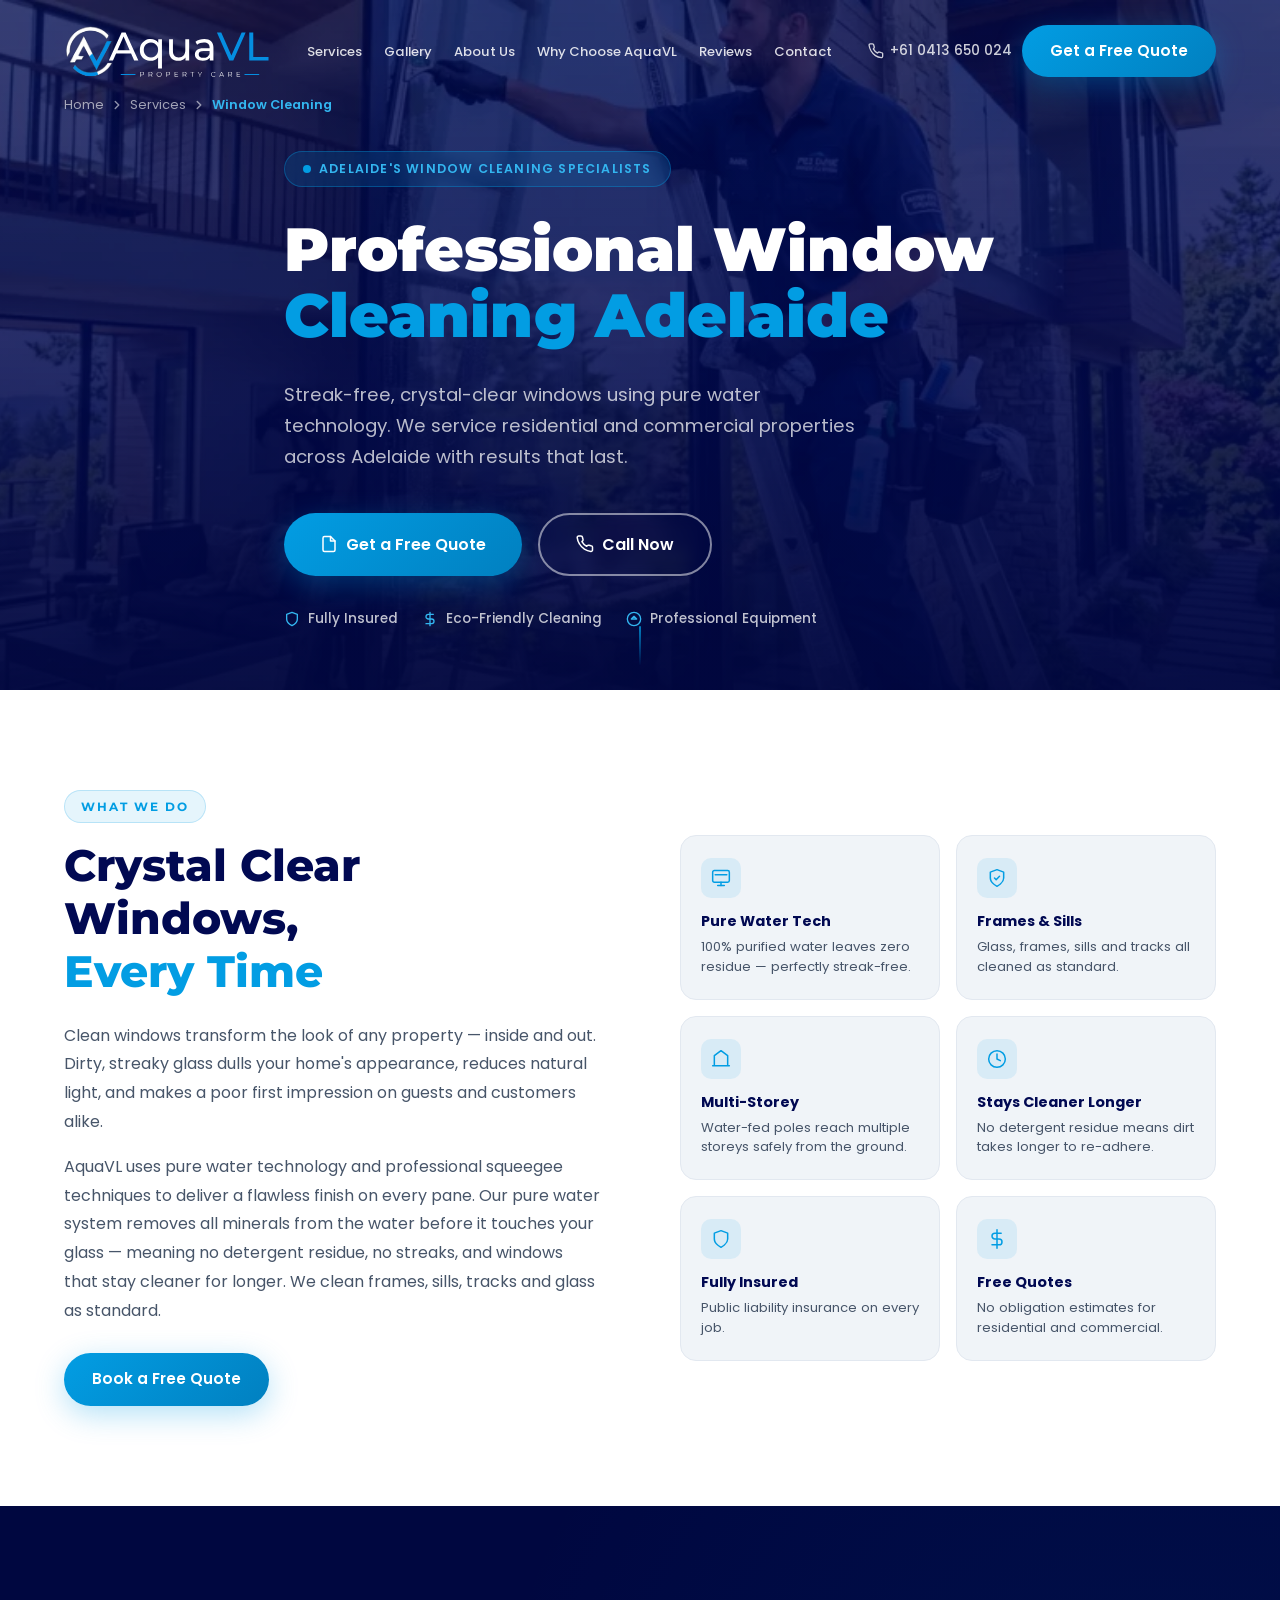
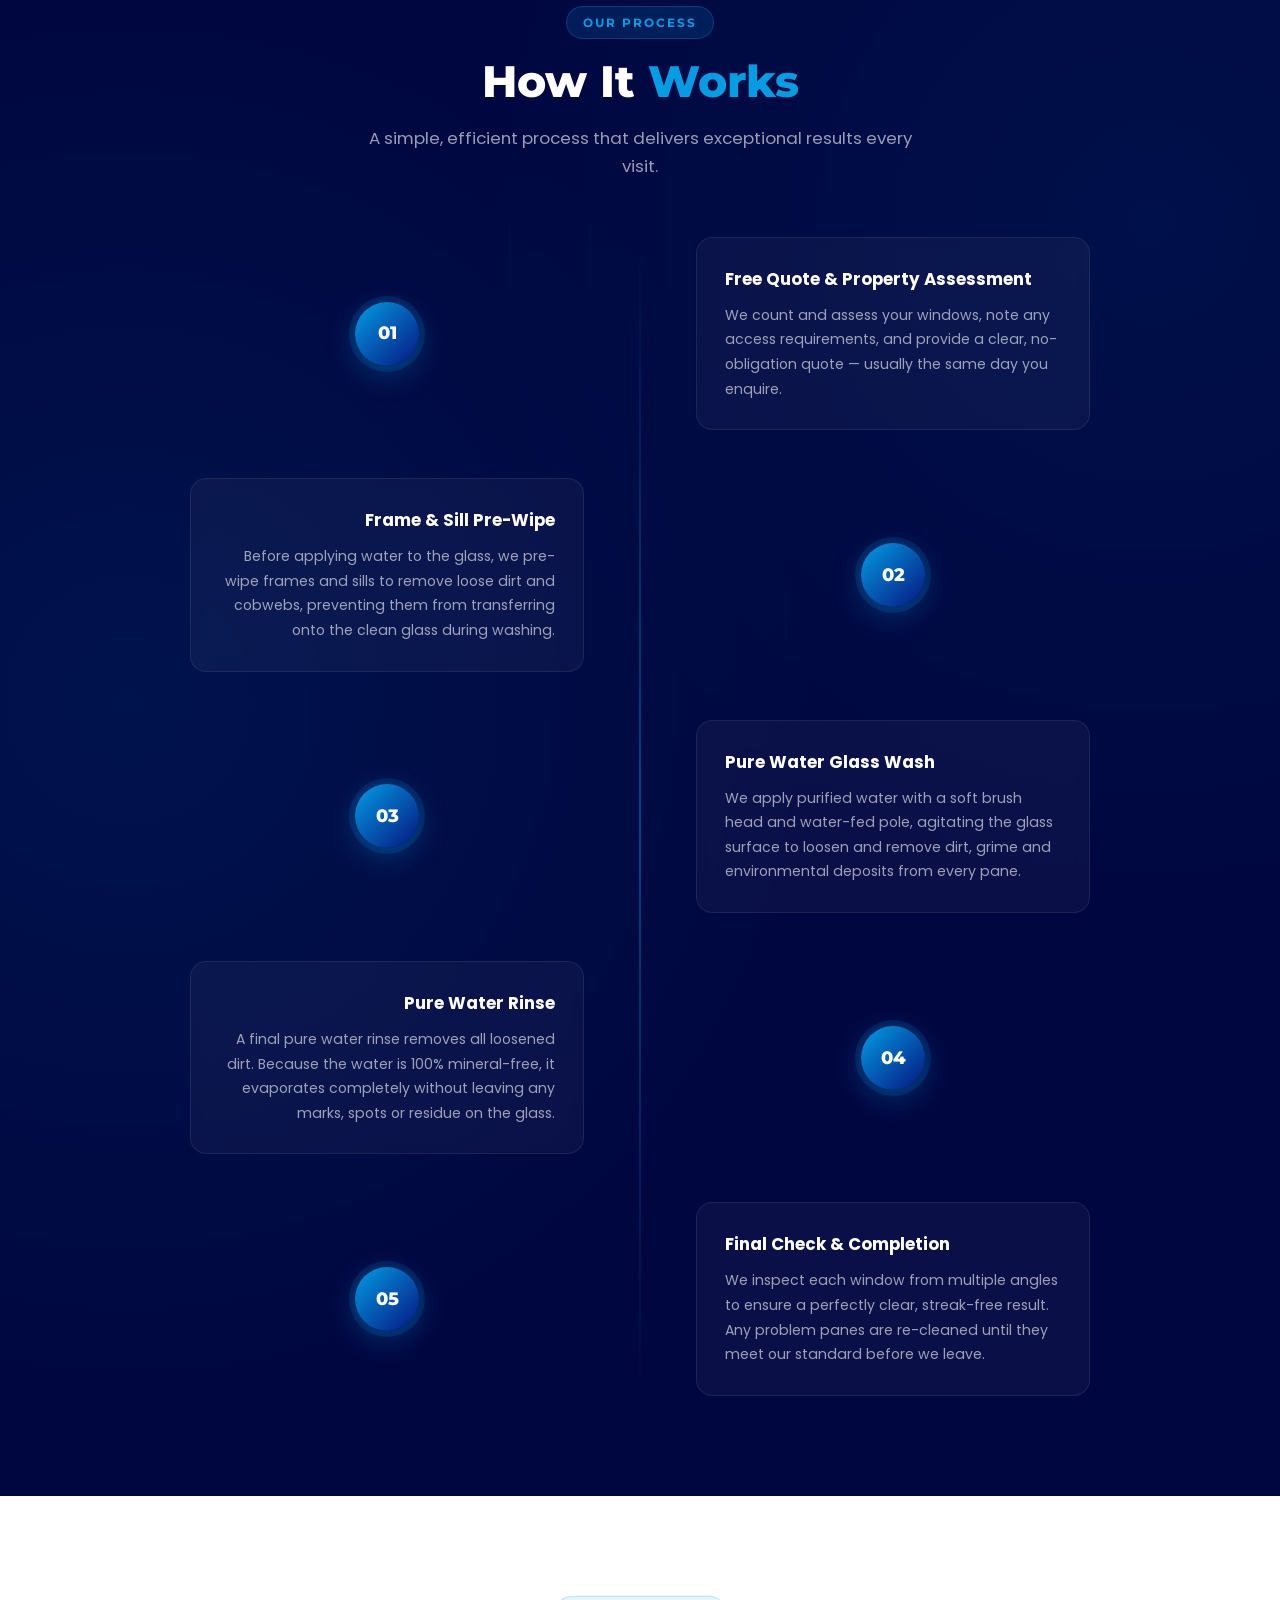
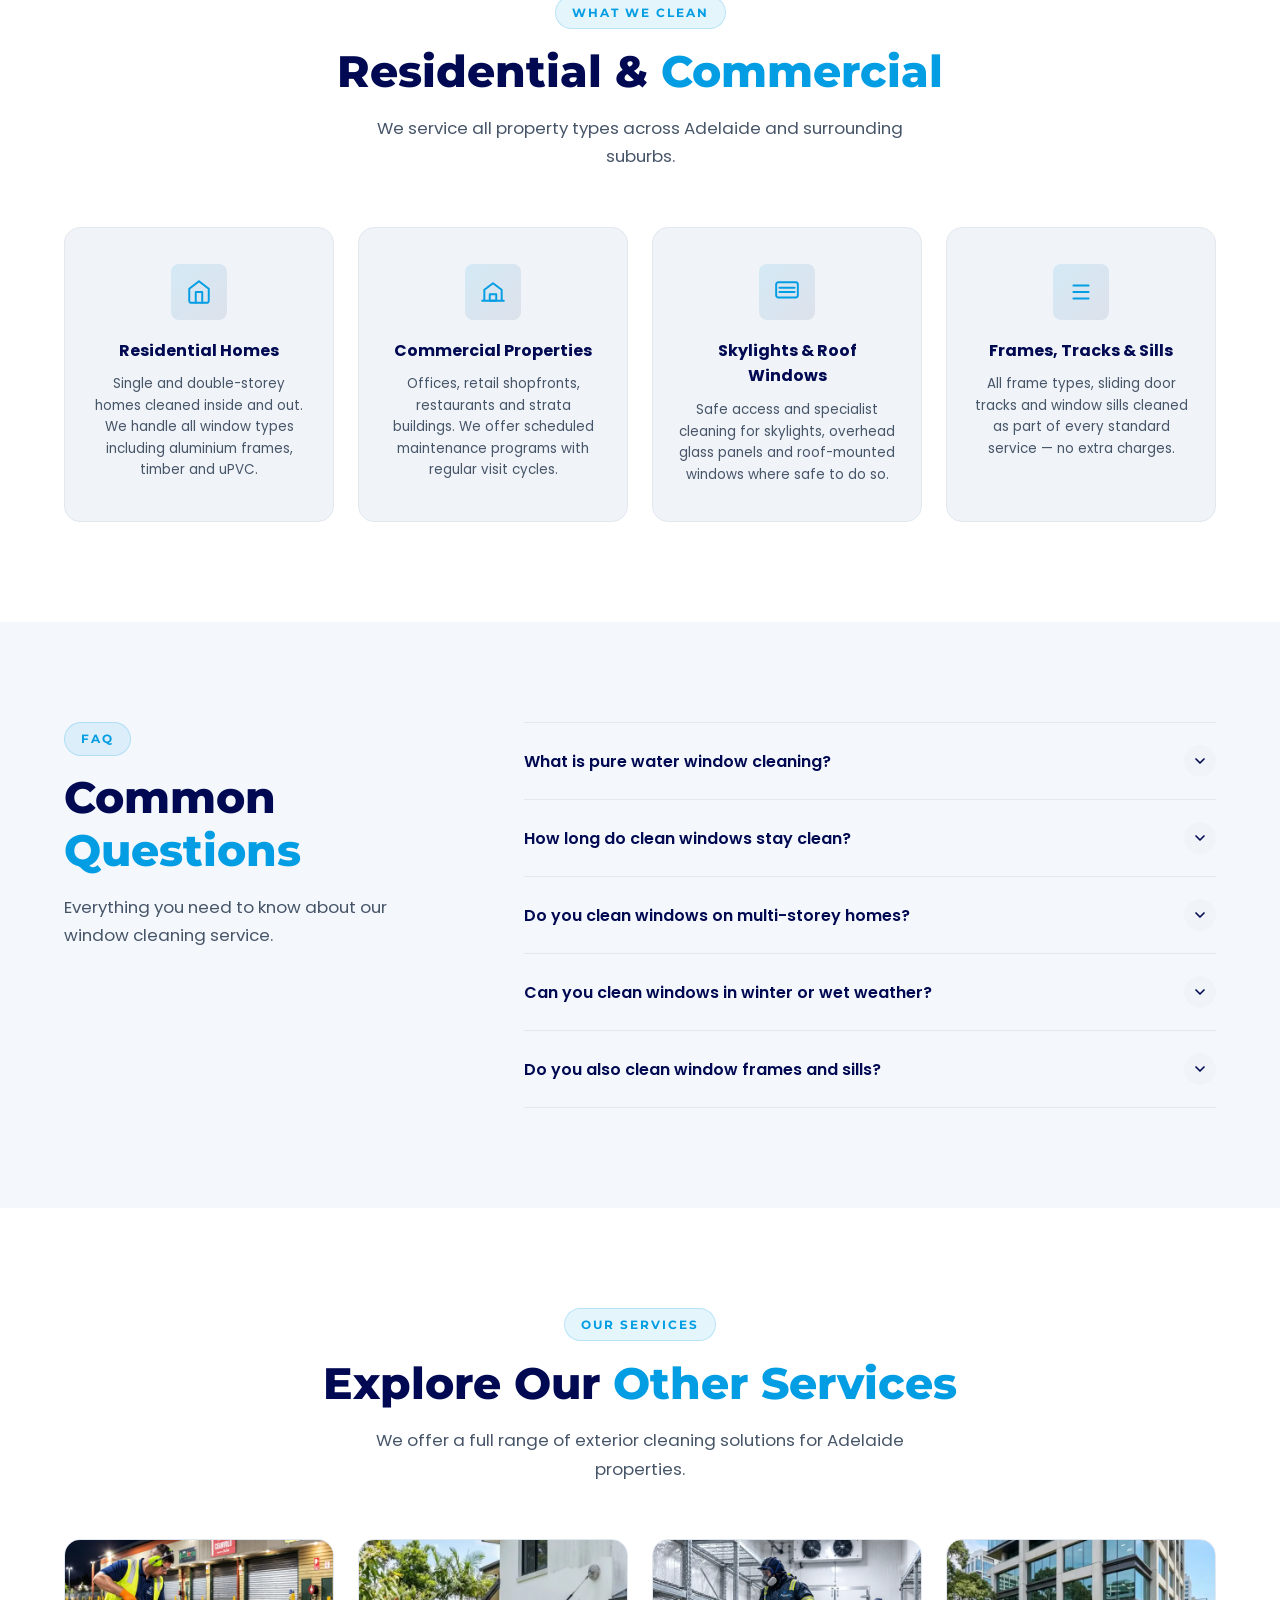
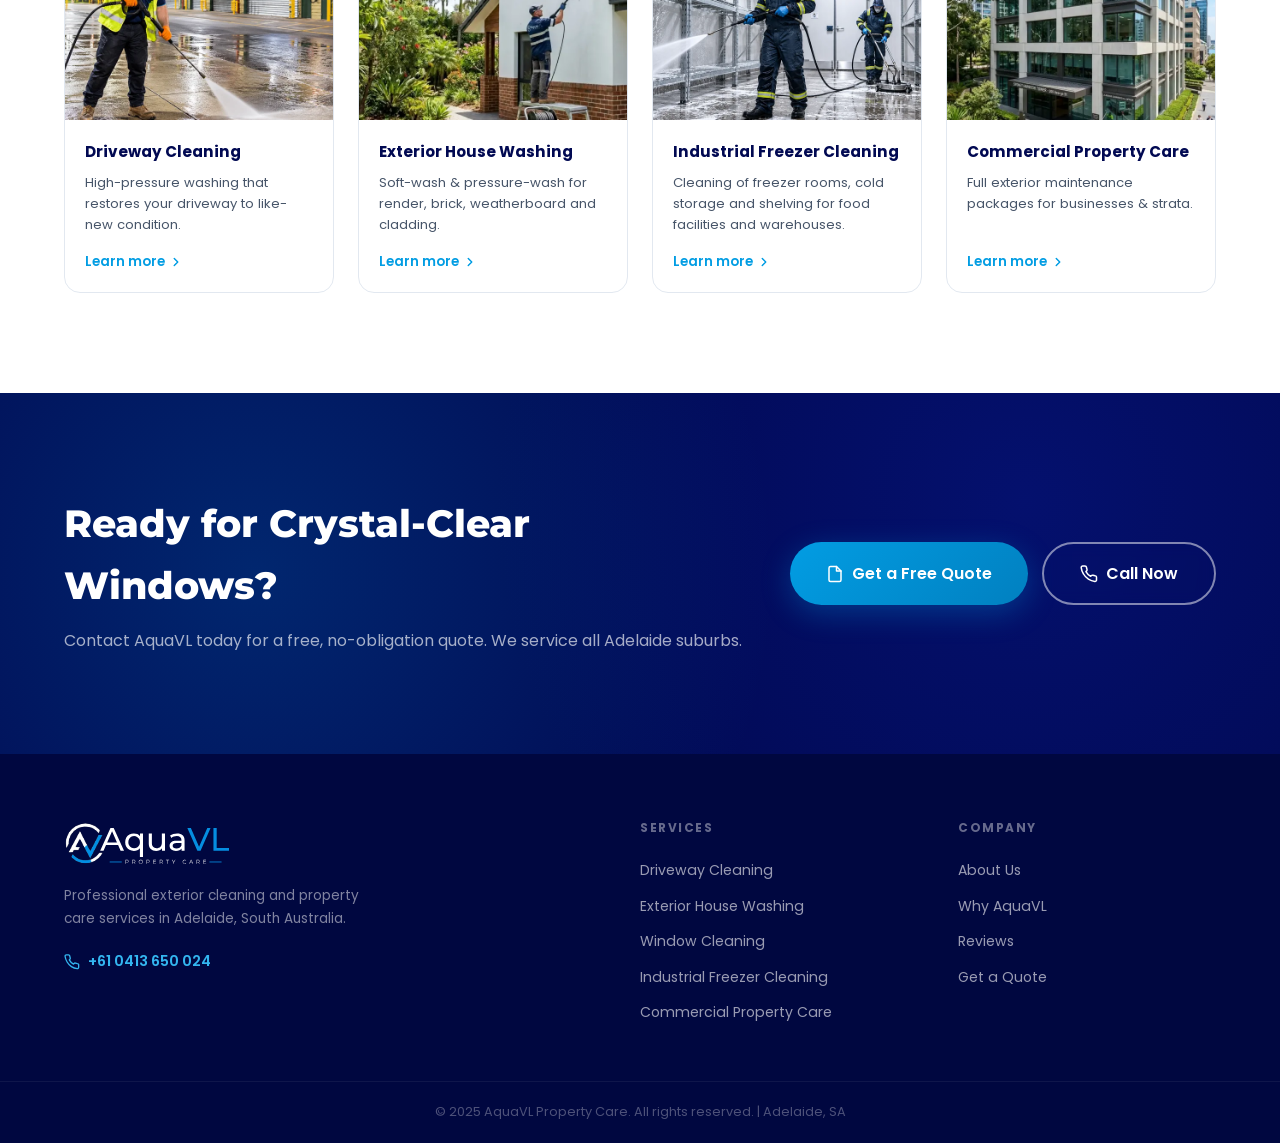
<file: services/window-cleaning.html>
<!DOCTYPE html>
<html lang="en">
<head>
  <meta charset="UTF-8" />
  <meta name="viewport" content="width=device-width, initial-scale=1.0" />
  <title>Window Cleaning Adelaide | AquaVL Property Care</title>
  <meta name="description" content="Professional window cleaning in Adelaide. AquaVL delivers streak-free, crystal-clear results using pure water technology for residential and commercial properties. Free quote!" />
  <meta name="keywords" content="Window Cleaning Adelaide, Professional Window Cleaners Adelaide, Commercial Window Cleaning SA, Residential Window Cleaning Adelaide" />
  <meta name="robots" content="index, follow" />
  <meta property="og:title" content="Window Cleaning Adelaide | AquaVL Property Care" />
  <meta property="og:description" content="Expert window cleaning across Adelaide, SA. Pure water technology for streak-free results on homes and businesses. Book a free quote today." />
  <meta property="og:type" content="website" />
  <meta property="og:url" content="https://aquavl.com.au/services/window-cleaning" />
  <link rel="canonical" href="https://aquavl.com.au/services/window-cleaning" />

  <script type="application/ld+json">
  {"@context":"https://schema.org","@type":"BreadcrumbList","itemListElement":[{"@type":"ListItem","position":1,"name":"Home","item":"https://aquavl.com.au"},{"@type":"ListItem","position":2,"name":"Services","item":"https://aquavl.com.au/#services"},{"@type":"ListItem","position":3,"name":"Window Cleaning","item":"https://aquavl.com.au/services/window-cleaning"}]}
  </script>
  <script type="application/ld+json">
  {"@context":"https://schema.org","@type":"Service","name":"Window Cleaning Adelaide","description":"Professional window cleaning service in Adelaide, SA. Streak-free results using pure water technology and professional squeegee techniques for residential and commercial properties.","provider":{"@type":"LocalBusiness","name":"AquaVL Property Care","url":"https://aquavl.com.au","telephone":"+61413650024","address":{"@type":"PostalAddress","addressLocality":"Adelaide","addressRegion":"SA","addressCountry":"AU"}},"areaServed":"Adelaide, South Australia","serviceType":"Window Cleaning"}
  </script>
  <script type="application/ld+json">
  {"@context":"https://schema.org","@type":"FAQPage","mainEntity":[{"@type":"Question","name":"What is pure water window cleaning?","acceptedAnswer":{"@type":"Answer","text":"Pure water cleaning uses water that has been filtered through a multi-stage purification process to remove all minerals and impurities. When applied to glass and rinsed off, it leaves no residue — meaning windows dry completely streak-free and stay cleaner for longer."}},{"@type":"Question","name":"How long do clean windows stay clean?","acceptedAnswer":{"@type":"Answer","text":"Pure water cleaned windows typically stay cleaner for longer than traditionally cleaned windows because there is no detergent residue left on the glass to attract dirt. Most residential properties benefit from a clean every 4 to 12 weeks, depending on location and exposure."}},{"@type":"Question","name":"Do you clean windows on multi-storey homes?","acceptedAnswer":{"@type":"Answer","text":"Yes. We use water-fed pole systems that allow us to safely clean windows up to several storeys high from the ground — no ladders required in most cases, which is safer and more efficient."}},{"@type":"Question","name":"Can you clean windows in winter or wet weather?","acceptedAnswer":{"@type":"Answer","text":"Pure water window cleaning can be performed in light rain and cooler conditions. We will advise if conditions are unsuitable and reschedule at no cost to you."}},{"@type":"Question","name":"Do you also clean window frames and sills?","acceptedAnswer":{"@type":"Answer","text":"Yes. As standard, we clean window frames and sills along with the glass to ensure a complete, professional result."}}]}
  </script>

  <!-- Preconnect for Google Fonts (non-blocking) -->
  <link rel="preconnect" href="https://fonts.googleapis.com" />
  <link rel="preconnect" href="https://fonts.gstatic.com" crossorigin />
  <link rel="stylesheet" href="https://fonts.googleapis.com/css2?family=Poppins:wght@300;400;500;600;700;800;900&family=Montserrat:wght@400;500;600;700;800&display=swap" media="print" onload="this.media='all'" />
  <noscript><link rel="stylesheet" href="https://fonts.googleapis.com/css2?family=Poppins:wght@300;400;500;600;700;800;900&family=Montserrat:wght@400;500;600;700;800&display=swap" /></noscript>

  <link rel="stylesheet" href="../css/style.css" />
  <link rel="stylesheet" href="../css/service-page.css" />
</head>
<body>

  <div class="mobile-menu" id="mobileMenu" role="dialog" aria-label="Navigation menu">
    <a href="../index.html#services" onclick="closeMobileMenu()">Services</a>
    <a href="../index.html#gallery" onclick="closeMobileMenu()">Gallery</a>
    <a href="../index.html#about" onclick="closeMobileMenu()">About Us</a>
    <a href="../index.html#why-us" onclick="closeMobileMenu()">Why Choose AquaVL</a>
    <a href="../index.html#reviews" onclick="closeMobileMenu()">Reviews</a>
    <a href="../index.html#quote" onclick="closeMobileMenu()">Contact</a>
    <a href="tel:+61413650024" class="btn btn-primary btn-lg" style="margin-top:8px;">
      <svg xmlns="http://www.w3.org/2000/svg" viewBox="0 0 24 24" fill="none" stroke="currentColor" stroke-width="2" stroke-linecap="round" stroke-linejoin="round" width="18" height="18"><path d="M22 16.92v3a2 2 0 0 1-2.18 2 19.79 19.79 0 0 1-8.63-3.07A19.5 19.5 0 0 1 4.69 12 19.79 19.79 0 0 1 1.61 3.4 2 2 0 0 1 3.6 1.22h3a2 2 0 0 1 2 1.72 12.84 12.84 0 0 0 .7 2.81 2 2 0 0 1-.45 2.11L7.91 8.8a16 16 0 0 0 6.29 6.29l.95-.94a2 2 0 0 1 2.11-.45 12.84 12.84 0 0 0 2.81.7A2 2 0 0 1 22 16.92z"/></svg>
      Call Now
    </a>
  </div>

  <header id="navbar" role="banner">
    <div class="container">
      <nav class="nav-inner" aria-label="Main navigation">
        <a href="../index.html" class="nav-logo" aria-label="AquaVL Property Care - Home">
          <img src="../assets/logos/log_white_svg.svg" alt="AquaVL Property Care Logo" id="navLogo" />
        </a>
        <ul class="nav-links" role="list">
          <li><a href="../index.html#services">Services</a></li>
          <li><a href="../index.html#gallery">Gallery</a></li>
          <li><a href="../index.html#about">About Us</a></li>
          <li><a href="../index.html#why-us">Why Choose AquaVL</a></li>
          <li><a href="../index.html#reviews">Reviews</a></li>
          <li><a href="../index.html#quote">Contact</a></li>
        </ul>
        <div class="nav-cta">
          <a href="tel:+61413650024" class="nav-phone" aria-label="Call us">
            <svg xmlns="http://www.w3.org/2000/svg" viewBox="0 0 24 24" fill="none" stroke="currentColor" stroke-width="2" stroke-linecap="round" stroke-linejoin="round"><path d="M22 16.92v3a2 2 0 0 1-2.18 2 19.79 19.79 0 0 1-8.63-3.07A19.5 19.5 0 0 1 4.69 12 19.79 19.79 0 0 1 1.61 3.4 2 2 0 0 1 3.6 1.22h3a2 2 0 0 1 2 1.72 12.84 12.84 0 0 0 .7 2.81 2 2 0 0 1-.45 2.11L7.91 8.8a16 16 0 0 0 6.29 6.29l.95-.94a2 2 0 0 1 2.11-.45 12.84 12.84 0 0 0 2.81.7A2 2 0 0 1 22 16.92z"/></svg>
            +61 0413 650 024
          </a>
          <a href="../index.html#quote" class="btn btn-primary" id="navQuoteBtn">Get a Free Quote</a>
        </div>
        <button class="hamburger" id="hamburger" aria-label="Open menu" aria-expanded="false">
          <span></span><span></span><span></span>
        </button>
      </nav>
    </div>
  </header>

  <main>

    <section class="sp-hero" id="sp-hero" aria-labelledby="spHeroTitle">
      <div class="sp-hero-bg" style="background-image: url('../assets/images/service-window-cleaning.webp');" aria-hidden="true"></div>
      <div class="sp-hero-overlay" aria-hidden="true"></div>
      <nav class="sp-breadcrumb container" aria-label="Breadcrumb">
        <ol>
          <li><a href="../index.html">Home</a></li>
          <li aria-hidden="true"><svg xmlns="http://www.w3.org/2000/svg" width="14" height="14" viewBox="0 0 24 24" fill="none" stroke="currentColor" stroke-width="2.5" stroke-linecap="round" stroke-linejoin="round"><polyline points="9 18 15 12 9 6"/></svg></li>
          <li><a href="../index.html#services">Services</a></li>
          <li aria-hidden="true"><svg xmlns="http://www.w3.org/2000/svg" width="14" height="14" viewBox="0 0 24 24" fill="none" stroke="currentColor" stroke-width="2.5" stroke-linecap="round" stroke-linejoin="round"><polyline points="9 18 15 12 9 6"/></svg></li>
          <li aria-current="page">Window Cleaning</li>
        </ol>
      </nav>
      <div class="container sp-hero-content">
        <div class="sp-hero-badge">
          <div class="hero-badge-dot"></div>
          <span>Adelaide's Window Cleaning Specialists</span>
        </div>
        <h1 class="sp-hero-title" id="spHeroTitle">
          Professional Window<br>
          <span class="accent">Cleaning Adelaide</span>
        </h1>
        <p class="sp-hero-subtitle">
          Streak-free, crystal-clear windows using pure water technology. We service residential and commercial properties across Adelaide with results that last.
        </p>
        <div class="sp-hero-actions">
          <a href="../index.html#quote" class="btn btn-primary btn-lg" id="spHeroQuoteBtn">
            <svg xmlns="http://www.w3.org/2000/svg" width="18" height="18" viewBox="0 0 24 24" fill="none" stroke="currentColor" stroke-width="2" stroke-linecap="round" stroke-linejoin="round"><path d="M14 2H6a2 2 0 0 0-2 2v16a2 2 0 0 0 2 2h12a2 2 0 0 0 2-2V8z"/><polyline points="14 2 14 8 20 8"/></svg>
            Get a Free Quote
          </a>
          <a href="tel:+61413650024" class="btn btn-secondary btn-lg" id="spHeroCallBtn">
            <svg xmlns="http://www.w3.org/2000/svg" width="18" height="18" viewBox="0 0 24 24" fill="none" stroke="currentColor" stroke-width="2" stroke-linecap="round" stroke-linejoin="round"><path d="M22 16.92v3a2 2 0 0 1-2.18 2 19.79 19.79 0 0 1-8.63-3.07A19.5 19.5 0 0 1 4.69 12 19.79 19.79 0 0 1 1.61 3.4 2 2 0 0 1 3.6 1.22h3a2 2 0 0 1 2 1.72 12.84 12.84 0 0 0 .7 2.81 2 2 0 0 1-.45 2.11L7.91 8.8a16 16 0 0 0 6.29 6.29l.95-.94a2 2 0 0 1 2.11-.45 12.84 12.84 0 0 0 2.81.7A2 2 0 0 1 22 16.92z"/></svg>
            Call Now
          </a>
        </div>

        <div class="sp-hero-trust-badges">
          <div class="sp-trust-badge">
            <svg xmlns="http://www.w3.org/2000/svg" viewBox="0 0 24 24" fill="none" stroke="currentColor" stroke-width="2" stroke-linecap="round" stroke-linejoin="round">
              <path d="M12 22s8-4 8-10V5l-8-3-8 3v7c0 6 8 10 8 10z"/>
            </svg>
            <span>Fully Insured</span>
          </div>
          <div class="sp-trust-badge">
            <svg xmlns="http://www.w3.org/2000/svg" viewBox="0 0 24 24" fill="none" stroke="currentColor" stroke-width="2" stroke-linecap="round" stroke-linejoin="round">
              <path d="M12 2v20M17 5H9.5a3.5 3.5 0 0 0 0 7h5a3.5 3.5 0 0 1 0 7H6"/>
            </svg>
            <span>Eco-Friendly Cleaning</span>
          </div>
          <div class="sp-trust-badge">
            <svg xmlns="http://www.w3.org/2000/svg" viewBox="0 0 24 24" fill="none" stroke="currentColor" stroke-width="2" stroke-linecap="round" stroke-linejoin="round">
              <circle cx="12" cy="12" r="10"/>
              <path d="M12 8l-4 4h8z"/>
            </svg>
            <span>Professional Equipment</span>
          </div>
        </div>
      </div>
      <div class="sp-scroll-hint" aria-hidden="true"><div class="sp-scroll-line"></div></div>
    </section>

    <section class="sp-intro" id="sp-overview" aria-labelledby="spIntroTitle">
      <div class="container">
        <div class="sp-intro-grid">
          <div class="sp-intro-text reveal">
            <div class="section-tag">What We Do</div>
            <h2 class="section-title" id="spIntroTitle">
              Crystal Clear Windows,<br><span>Every Time</span>
            </h2>
            <p>Clean windows transform the look of any property — inside and out. Dirty, streaky glass dulls your home's appearance, reduces natural light, and makes a poor first impression on guests and customers alike.</p>
            <p>AquaVL uses pure water technology and professional squeegee techniques to deliver a flawless finish on every pane. Our pure water system removes all minerals from the water before it touches your glass — meaning no detergent residue, no streaks, and windows that stay cleaner for longer. We clean frames, sills, tracks and glass as standard.</p>
            <a href="../index.html#quote" class="btn btn-primary" id="spIntroQuoteBtn" style="margin-top: 12px;">Book a Free Quote</a>
          </div>
          <div class="sp-benefits-grid reveal">
            <div class="sp-benefit-card">
              <div class="sp-benefit-icon"><svg xmlns="http://www.w3.org/2000/svg" viewBox="0 0 24 24" fill="none" stroke="currentColor" stroke-width="1.8" stroke-linecap="round" stroke-linejoin="round"><rect x="2" y="3" width="20" height="14" rx="2"/><line x1="8" y1="21" x2="16" y2="21"/><line x1="12" y1="17" x2="12" y2="21"/><line x1="5" y1="8" x2="19" y2="8"/></svg></div>
              <h3>Pure Water Tech</h3>
              <p>100% purified water leaves zero residue — perfectly streak-free.</p>
            </div>
            <div class="sp-benefit-card">
              <div class="sp-benefit-icon"><svg xmlns="http://www.w3.org/2000/svg" viewBox="0 0 24 24" fill="none" stroke="currentColor" stroke-width="1.8" stroke-linecap="round" stroke-linejoin="round"><path d="M12 22s8-4 8-10V5l-8-3-8 3v7c0 6 8 10 8 10z"/><polyline points="9 12 11 14 15 10"/></svg></div>
              <h3>Frames & Sills</h3>
              <p>Glass, frames, sills and tracks all cleaned as standard.</p>
            </div>
            <div class="sp-benefit-card">
              <div class="sp-benefit-icon"><svg xmlns="http://www.w3.org/2000/svg" viewBox="0 0 24 24" fill="none" stroke="currentColor" stroke-width="1.8" stroke-linecap="round" stroke-linejoin="round"><path d="M2 20h20M4 20V8l8-6 8 6v12"/></svg></div>
              <h3>Multi-Storey</h3>
              <p>Water-fed poles reach multiple storeys safely from the ground.</p>
            </div>
            <div class="sp-benefit-card">
              <div class="sp-benefit-icon"><svg xmlns="http://www.w3.org/2000/svg" viewBox="0 0 24 24" fill="none" stroke="currentColor" stroke-width="1.8" stroke-linecap="round" stroke-linejoin="round"><circle cx="12" cy="12" r="10"/><polyline points="12 6 12 12 16 14"/></svg></div>
              <h3>Stays Cleaner Longer</h3>
              <p>No detergent residue means dirt takes longer to re-adhere.</p>
            </div>
            <div class="sp-benefit-card">
              <div class="sp-benefit-icon"><svg xmlns="http://www.w3.org/2000/svg" viewBox="0 0 24 24" fill="none" stroke="currentColor" stroke-width="1.8" stroke-linecap="round" stroke-linejoin="round"><path d="M12 22s8-4 8-10V5l-8-3-8 3v7c0 6 8 10 8 10z"/></svg></div>
              <h3>Fully Insured</h3>
              <p>Public liability insurance on every job.</p>
            </div>
            <div class="sp-benefit-card">
              <div class="sp-benefit-icon"><svg xmlns="http://www.w3.org/2000/svg" viewBox="0 0 24 24" fill="none" stroke="currentColor" stroke-width="1.8" stroke-linecap="round" stroke-linejoin="round"><line x1="12" y1="1" x2="12" y2="23"/><path d="M17 5H9.5a3.5 3.5 0 0 0 0 7h5a3.5 3.5 0 0 1 0 7H6"/></svg></div>
              <h3>Free Quotes</h3>
              <p>No obligation estimates for residential and commercial.</p>
            </div>
          </div>
        </div>
      </div>
    </section>

    <section class="sp-process" id="sp-process" aria-labelledby="spProcessTitle">
      <div class="container">
        <div class="sp-section-header text-center reveal">
          <div class="section-tag">Our Process</div>
          <h2 class="section-title" id="spProcessTitle">How It <span>Works</span></h2>
          <p class="section-subtitle">A simple, efficient process that delivers exceptional results every visit.</p>
        </div>
        <div class="sp-timeline">
          <div class="sp-timeline-item reveal reveal-delay-1">
            <div class="sp-timeline-number">01</div>
            <div class="sp-timeline-content">
              <h3>Free Quote & Property Assessment</h3>
              <p>We count and assess your windows, note any access requirements, and provide a clear, no-obligation quote — usually the same day you enquire.</p>
            </div>
          </div>
          <div class="sp-timeline-item reveal reveal-delay-2">
            <div class="sp-timeline-number">02</div>
            <div class="sp-timeline-content">
              <h3>Frame & Sill Pre-Wipe</h3>
              <p>Before applying water to the glass, we pre-wipe frames and sills to remove loose dirt and cobwebs, preventing them from transferring onto the clean glass during washing.</p>
            </div>
          </div>
          <div class="sp-timeline-item reveal reveal-delay-3">
            <div class="sp-timeline-content">
              <h3>Pure Water Glass Wash</h3>
              <p>We apply purified water with a soft brush head and water-fed pole, agitating the glass surface to loosen and remove dirt, grime and environmental deposits from every pane.</p>
            </div>
            <div class="sp-timeline-number">03</div>
          </div>
          <div class="sp-timeline-item reveal reveal-delay-4">
            <div class="sp-timeline-number">04</div>
            <div class="sp-timeline-content">
              <h3>Pure Water Rinse</h3>
              <p>A final pure water rinse removes all loosened dirt. Because the water is 100% mineral-free, it evaporates completely without leaving any marks, spots or residue on the glass.</p>
            </div>
          </div>
          <div class="sp-timeline-item reveal reveal-delay-5">
            <div class="sp-timeline-content">
              <h3>Final Check & Completion</h3>
              <p>We inspect each window from multiple angles to ensure a perfectly clear, streak-free result. Any problem panes are re-cleaned until they meet our standard before we leave.</p>
            </div>
            <div class="sp-timeline-number">05</div>
          </div>
        </div>
      </div>
    </section>

    <section class="sp-surfaces" id="sp-surfaces" aria-labelledby="spSurfacesTitle">
      <div class="container">
        <div class="sp-section-header text-center reveal">
          <div class="section-tag">What We Clean</div>
          <h2 class="section-title" id="spSurfacesTitle">Residential &amp; <span>Commercial</span></h2>
          <p class="section-subtitle">We service all property types across Adelaide and surrounding suburbs.</p>
        </div>
        <div class="sp-surfaces-grid">
          <div class="sp-surface-item reveal reveal-delay-1">
            <div class="sp-surface-icon"><svg xmlns="http://www.w3.org/2000/svg" viewBox="0 0 24 24" fill="none" stroke="currentColor" stroke-width="1.8" stroke-linecap="round" stroke-linejoin="round"><path d="M3 9l9-7 9 7v11a2 2 0 0 1-2 2H5a2 2 0 0 1-2-2z"/><polyline points="9 22 9 12 15 12 15 22"/></svg></div>
            <h3>Residential Homes</h3>
            <p>Single and double-storey homes cleaned inside and out. We handle all window types including aluminium frames, timber and uPVC.</p>
          </div>
          <div class="sp-surface-item reveal reveal-delay-2">
            <div class="sp-surface-icon"><svg xmlns="http://www.w3.org/2000/svg" viewBox="0 0 24 24" fill="none" stroke="currentColor" stroke-width="1.8" stroke-linecap="round" stroke-linejoin="round"><path d="M2 20h20M4 20V10l8-6 8 6v10"/><rect x="9" y="14" width="6" height="6"/></svg></div>
            <h3>Commercial Properties</h3>
            <p>Offices, retail shopfronts, restaurants and strata buildings. We offer scheduled maintenance programs with regular visit cycles.</p>
          </div>
          <div class="sp-surface-item reveal reveal-delay-3">
            <div class="sp-surface-icon"><svg xmlns="http://www.w3.org/2000/svg" viewBox="0 0 24 24" fill="none" stroke="currentColor" stroke-width="1.8" stroke-linecap="round" stroke-linejoin="round"><rect x="2" y="3" width="20" height="14" rx="2"/><line x1="5" y1="8" x2="19" y2="8"/><line x1="5" y1="12" x2="19" y2="12"/></svg></div>
            <h3>Skylights & Roof Windows</h3>
            <p>Safe access and specialist cleaning for skylights, overhead glass panels and roof-mounted windows where safe to do so.</p>
          </div>
          <div class="sp-surface-item reveal reveal-delay-4">
            <div class="sp-surface-icon"><svg xmlns="http://www.w3.org/2000/svg" viewBox="0 0 24 24" fill="none" stroke="currentColor" stroke-width="1.8" stroke-linecap="round" stroke-linejoin="round"><line x1="5" y1="12" x2="19" y2="12"/><line x1="5" y1="6" x2="19" y2="6"/><line x1="5" y1="18" x2="19" y2="18"/></svg></div>
            <h3>Frames, Tracks & Sills</h3>
            <p>All frame types, sliding door tracks and window sills cleaned as part of every standard service — no extra charges.</p>
          </div>
        </div>
      </div>
    </section>

    <section class="sp-faq" id="sp-faq" aria-labelledby="spFaqTitle">
      <div class="container">
        <div class="sp-faq-inner">
          <div class="sp-section-header reveal">
            <div class="section-tag">FAQ</div>
            <h2 class="section-title" id="spFaqTitle">Common <span>Questions</span></h2>
            <p class="section-subtitle">Everything you need to know about our window cleaning service.</p>
          </div>
          <div class="sp-faq-list reveal">
            <div class="sp-faq-item" id="faq1">
              <button class="sp-faq-question" aria-expanded="false" aria-controls="faq1-answer" id="faq1-btn">
                <span>What is pure water window cleaning?</span>
                <div class="sp-faq-icon" aria-hidden="true"><svg xmlns="http://www.w3.org/2000/svg" viewBox="0 0 24 24" fill="none" stroke="currentColor" stroke-width="2.5" stroke-linecap="round" stroke-linejoin="round"><polyline points="6 9 12 15 18 9"/></svg></div>
              </button>
              <div class="sp-faq-answer" id="faq1-answer" role="region" aria-labelledby="faq1-btn" hidden>
                <p>Pure water cleaning uses water that has been filtered through a multi-stage purification process to remove all minerals and impurities. When applied to glass and rinsed off, it leaves no residue — meaning windows dry completely streak-free and stay cleaner for longer.</p>
              </div>
            </div>
            <div class="sp-faq-item" id="faq2">
              <button class="sp-faq-question" aria-expanded="false" aria-controls="faq2-answer" id="faq2-btn">
                <span>How long do clean windows stay clean?</span>
                <div class="sp-faq-icon" aria-hidden="true"><svg xmlns="http://www.w3.org/2000/svg" viewBox="0 0 24 24" fill="none" stroke="currentColor" stroke-width="2.5" stroke-linecap="round" stroke-linejoin="round"><polyline points="6 9 12 15 18 9"/></svg></div>
              </button>
              <div class="sp-faq-answer" id="faq2-answer" role="region" aria-labelledby="faq2-btn" hidden>
                <p>Pure water cleaned windows typically stay cleaner for longer than traditionally cleaned windows because there is no detergent residue left on the glass to attract dirt. Most residential properties benefit from a clean every 4 to 12 weeks, depending on location and exposure.</p>
              </div>
            </div>
            <div class="sp-faq-item" id="faq3">
              <button class="sp-faq-question" aria-expanded="false" aria-controls="faq3-answer" id="faq3-btn">
                <span>Do you clean windows on multi-storey homes?</span>
                <div class="sp-faq-icon" aria-hidden="true"><svg xmlns="http://www.w3.org/2000/svg" viewBox="0 0 24 24" fill="none" stroke="currentColor" stroke-width="2.5" stroke-linecap="round" stroke-linejoin="round"><polyline points="6 9 12 15 18 9"/></svg></div>
              </button>
              <div class="sp-faq-answer" id="faq3-answer" role="region" aria-labelledby="faq3-btn" hidden>
                <p>Yes. We use water-fed pole systems that allow us to safely clean windows up to several storeys high from the ground — no ladders required in most cases, which is safer and more efficient.</p>
              </div>
            </div>
            <div class="sp-faq-item" id="faq4">
              <button class="sp-faq-question" aria-expanded="false" aria-controls="faq4-answer" id="faq4-btn">
                <span>Can you clean windows in winter or wet weather?</span>
                <div class="sp-faq-icon" aria-hidden="true"><svg xmlns="http://www.w3.org/2000/svg" viewBox="0 0 24 24" fill="none" stroke="currentColor" stroke-width="2.5" stroke-linecap="round" stroke-linejoin="round"><polyline points="6 9 12 15 18 9"/></svg></div>
              </button>
              <div class="sp-faq-answer" id="faq4-answer" role="region" aria-labelledby="faq4-btn" hidden>
                <p>Pure water window cleaning can be performed in light rain and cooler conditions. We will advise if conditions are unsuitable and reschedule at no cost to you.</p>
              </div>
            </div>
            <div class="sp-faq-item" id="faq5">
              <button class="sp-faq-question" aria-expanded="false" aria-controls="faq5-answer" id="faq5-btn">
                <span>Do you also clean window frames and sills?</span>
                <div class="sp-faq-icon" aria-hidden="true"><svg xmlns="http://www.w3.org/2000/svg" viewBox="0 0 24 24" fill="none" stroke="currentColor" stroke-width="2.5" stroke-linecap="round" stroke-linejoin="round"><polyline points="6 9 12 15 18 9"/></svg></div>
              </button>
              <div class="sp-faq-answer" id="faq5-answer" role="region" aria-labelledby="faq5-btn" hidden>
                <p>Yes. As standard, we clean window frames and sills along with the glass to ensure a complete, professional result.</p>
              </div>
            </div>
          </div>
        </div>
      </div>
    </section>

    <section class="sp-other-services" id="sp-other-services" aria-labelledby="spOtherTitle">
      <div class="container">
        <div class="sp-section-header text-center reveal">
          <div class="section-tag">Our Services</div>
          <h2 class="section-title" id="spOtherTitle">Explore Our <span>Other Services</span></h2>
          <p class="section-subtitle">We offer a full range of exterior cleaning solutions for Adelaide properties.</p>
        </div>
        <div class="sp-other-grid">
          <a href="driveway-cleaning.html" class="sp-other-card reveal reveal-delay-1" id="linkDriveway">
            <div class="sp-other-card-img"><img src="../assets/images/service-driveway.webp" alt="Driveway Cleaning Adelaide" loading="lazy" /></div>
            <div class="sp-other-card-body"><h3>Driveway Cleaning</h3><p>High-pressure washing that restores your driveway to like-new condition.</p><span class="sp-other-card-link">Learn more <svg xmlns="http://www.w3.org/2000/svg" viewBox="0 0 24 24" fill="none" stroke="currentColor" stroke-width="2.5" stroke-linecap="round" stroke-linejoin="round"><polyline points="9 18 15 12 9 6"/></svg></span></div>
          </a>
          <a href="exterior-house-washing.html" class="sp-other-card reveal reveal-delay-2" id="linkHouseWashing">
            <div class="sp-other-card-img"><img src="../assets/images/service-house-washing.webp" alt="Exterior House Washing Adelaide" loading="lazy" /></div>
            <div class="sp-other-card-body"><h3>Exterior House Washing</h3><p>Soft-wash &amp; pressure-wash for render, brick, weatherboard and cladding.</p><span class="sp-other-card-link">Learn more <svg xmlns="http://www.w3.org/2000/svg" viewBox="0 0 24 24" fill="none" stroke="currentColor" stroke-width="2.5" stroke-linecap="round" stroke-linejoin="round"><polyline points="9 18 15 12 9 6"/></svg></span></div>
          </a>
          <a href="freezer-cleaning.html" class="sp-other-card reveal reveal-delay-3" id="linkFreezer">
            <div class="sp-other-card-img"><img src="../assets/images/service-freezer-cleaning.webp" alt="Industrial Freezer Cleaning Adelaide" loading="lazy" /></div>
            <div class="sp-other-card-body"><h3>Industrial Freezer Cleaning</h3><p>Cleaning of freezer rooms, cold storage and shelving for food facilities and warehouses.</p><span class="sp-other-card-link">Learn more <svg xmlns="http://www.w3.org/2000/svg" viewBox="0 0 24 24" fill="none" stroke="currentColor" stroke-width="2.5" stroke-linecap="round" stroke-linejoin="round"><polyline points="9 18 15 12 9 6"/></svg></span></div>
          </a>
          <a href="commercial-property-care.html" class="sp-other-card reveal reveal-delay-4" id="linkCommercial">
            <div class="sp-other-card-img"><img src="../assets/images/service-commercial.webp" alt="Commercial Property Care Adelaide" loading="lazy" /></div>
            <div class="sp-other-card-body"><h3>Commercial Property Care</h3><p>Full exterior maintenance packages for businesses &amp; strata.</p><span class="sp-other-card-link">Learn more <svg xmlns="http://www.w3.org/2000/svg" viewBox="0 0 24 24" fill="none" stroke="currentColor" stroke-width="2.5" stroke-linecap="round" stroke-linejoin="round"><polyline points="9 18 15 12 9 6"/></svg></span></div>
          </a>
        </div>
      </div>
    </section>

    <section class="sp-cta" id="sp-cta" aria-labelledby="spCtaTitle">
      <div class="sp-cta-bg" aria-hidden="true"></div>
      <div class="container sp-cta-inner reveal">
        <div class="sp-cta-text">
          <h2 class="sp-cta-title" id="spCtaTitle">Ready for Crystal-Clear Windows?</h2>
          <p>Contact AquaVL today for a free, no-obligation quote. We service all Adelaide suburbs.</p>
        </div>
        <div class="sp-cta-actions">
          <a href="../index.html#quote" class="btn btn-primary btn-lg" id="spCtaQuoteBtn"><svg xmlns="http://www.w3.org/2000/svg" width="18" height="18" viewBox="0 0 24 24" fill="none" stroke="currentColor" stroke-width="2" stroke-linecap="round" stroke-linejoin="round"><path d="M14 2H6a2 2 0 0 0-2 2v16a2 2 0 0 0 2 2h12a2 2 0 0 0 2-2V8z"/><polyline points="14 2 14 8 20 8"/></svg>Get a Free Quote</a>
          <a href="tel:+61413650024" class="btn btn-secondary btn-lg" id="spCtaCallBtn"><svg xmlns="http://www.w3.org/2000/svg" width="18" height="18" viewBox="0 0 24 24" fill="none" stroke="currentColor" stroke-width="2" stroke-linecap="round" stroke-linejoin="round"><path d="M22 16.92v3a2 2 0 0 1-2.18 2 19.79 19.79 0 0 1-8.63-3.07A19.5 19.5 0 0 1 4.69 12 19.79 19.79 0 0 1 1.61 3.4 2 2 0 0 1 3.6 1.22h3a2 2 0 0 1 2 1.72 12.84 12.84 0 0 0 .7 2.81 2 2 0 0 1-.45 2.11L7.91 8.8a16 16 0 0 0 6.29 6.29l.95-.94a2 2 0 0 1 2.11-.45 12.84 12.84 0 0 0 2.81.7A2 2 0 0 1 22 16.92z"/></svg>Call Now</a>
        </div>
      </div>
    </section>

  </main>

  <footer class="sp-footer" role="contentinfo">
    <div class="container sp-footer-inner">
      <div class="sp-footer-brand">
        <a href="../index.html" aria-label="AquaVL Home"><img src="../assets/logos/log_white_svg.svg" alt="AquaVL Property Care Logo" height="50" /></a>
        <p>Professional exterior cleaning and property care services in Adelaide, South Australia.</p>
        <a href="tel:+61413650024" class="sp-footer-phone"><svg xmlns="http://www.w3.org/2000/svg" width="16" height="16" viewBox="0 0 24 24" fill="none" stroke="currentColor" stroke-width="2" stroke-linecap="round" stroke-linejoin="round"><path d="M22 16.92v3a2 2 0 0 1-2.18 2 19.79 19.79 0 0 1-8.63-3.07A19.5 19.5 0 0 1 4.69 12 19.79 19.79 0 0 1 1.61 3.4 2 2 0 0 1 3.6 1.22h3a2 2 0 0 1 2 1.72 12.84 12.84 0 0 0 .7 2.81 2 2 0 0 1-.45 2.11L7.91 8.8a16 16 0 0 0 6.29 6.29l.95-.94a2 2 0 0 1 2.11-.45 12.84 12.84 0 0 0 2.81.7A2 2 0 0 1 22 16.92z"/></svg>+61 0413 650 024</a>
      </div>
      <div class="sp-footer-links">
        <h4>Services</h4>
        <ul>
          <li><a href="driveway-cleaning.html">Driveway Cleaning</a></li>
          <li><a href="exterior-house-washing.html">Exterior House Washing</a></li>
          <li><a href="window-cleaning.html">Window Cleaning</a></li>
          <li><a href="freezer-cleaning.html">Industrial Freezer Cleaning</a></li>
          <li><a href="commercial-property-care.html">Commercial Property Care</a></li>
        </ul>
      </div>
      <div class="sp-footer-links">
        <h4>Company</h4>
        <ul>
          <li><a href="../index.html#about">About Us</a></li>
          <li><a href="../index.html#why-us">Why AquaVL</a></li>
          <li><a href="../index.html#reviews">Reviews</a></li>
          <li><a href="../index.html#quote">Get a Quote</a></li>
        </ul>
      </div>
    </div>
    <div class="sp-footer-bottom"><div class="container"><p>&copy; 2025 AquaVL Property Care. All rights reserved. | Adelaide, SA</p></div></div>
  </footer>

  <script src="../js/service-page.js" defer></script>
</body>
</html>
</file>
<file: css/style.css>
:root{--navy:#010952;--navy-dark:#000740;--navy-light:#061580;--blue:#029de3;--blue-light:#33b6f0;--blue-dark:#0180c0;--white:#ffffff;--off-white:#f4f8fc;--gray-100:#f0f4f8;--gray-200:#e2e8f0;--gray-400:#94a3b8;--gray-600:#475569;--gray-800:#1e293b;--black:#0a0a0a;--font-primary:'Poppins',sans-serif;--font-secondary:'Montserrat',sans-serif;--radius-sm:8px;--radius-md:16px;--radius-lg:24px;--radius-xl:40px;--shadow-sm:0 2px 8px rgba(1,9,82,0.08);--shadow-md:0 8px 30px rgba(1,9,82,0.12);--shadow-lg:0 20px 60px rgba(1,9,82,0.18);--shadow-blue:0 8px 30px rgba(2,157,227,0.30);--transition:0.3s cubic-bezier(0.4,0,0.2,1);--transition-slow:0.6s cubic-bezier(0.4,0,0.2,1);}*,*::before,*::after{margin:0;padding:0;box-sizing:border-box;}html{scroll-behavior:smooth;font-size:16px;}body{font-family:var(--font-primary);color:var(--gray-800);background:var(--white);line-height:1.6;overflow-x:hidden;}img{max-width:100%;height:auto;display:block;}a{text-decoration:none;color:inherit;}ul{list-style:none;}.container{width:100%;max-width:1200px;margin:0 auto;padding:0 24px;}.section-tag{display:inline-block;background:rgba(2,157,227,0.1);color:var(--blue);font-family:var(--font-secondary);font-size:0.75rem;font-weight:700;letter-spacing:2px;text-transform:uppercase;padding:6px 16px;border-radius:50px;margin-bottom:16px;border:1px solid rgba(2,157,227,0.2);}.section-title{font-family:var(--font-secondary);font-size:clamp(1.75rem,3.5vw,2.75rem);font-weight:800;color:var(--navy);line-height:1.2;margin-bottom:16px;}.section-title span{color:var(--blue);}.section-subtitle{font-size:1.05rem;color:var(--gray-600);max-width:560px;line-height:1.7;}.text-center{text-align:center;}.text-center .section-subtitle{margin:0 auto;}.btn{display:inline-flex;align-items:center;gap:8px;padding:14px 28px;border-radius:50px;font-family:var(--font-primary);font-size:0.95rem;font-weight:600;cursor:pointer;border:none;transition:var(--transition);white-space:nowrap;text-decoration:none;}.btn-primary{background:linear-gradient(135deg,var(--blue),var(--blue-dark));color:var(--white);box-shadow:var(--shadow-blue);}.btn-primary:hover{transform:translateY(-2px);box-shadow:0 12px 40px rgba(2,157,227,0.45);}.btn-secondary{background:transparent;color:var(--white);border:2px solid rgba(255,255,255,0.5);backdrop-filter:blur(8px);}.btn-secondary:hover{background:rgba(255,255,255,0.15);border-color:var(--white);transform:translateY(-2px);}.btn-outline{background:transparent;color:var(--navy);border:2px solid var(--navy);}.btn-outline:hover{background:var(--navy);color:var(--white);transform:translateY(-2px);}.btn-lg{padding:17px 36px;font-size:1rem;}#navbar{position:fixed;top:0;left:0;width:100%;z-index:1000;padding:20px 0;transition:var(--transition);}#navbar.scrolled{background:var(--navy);padding:12px 0;box-shadow:0 4px 30px rgba(1,9,82,0.3);}.nav-scroll-cta{opacity:0;pointer-events:none;transform:translateY(-6px) scale(0.95);transition:opacity 0.3s ease,transform 0.3s ease;padding:10px 20px;font-size:0.85rem;display:none;}.nav-inner{display:flex;align-items:center;justify-content:space-between;gap:16px;}.nav-logo{display:flex;align-items:center;transition:var(--transition);}.nav-logo:hover{opacity:0.85;transform:translateY(-1px);}.nav-logo img{height:62px;width:auto;transition:var(--transition);}.nav-links{display:flex;align-items:center;gap:2px;}.nav-links a{font-size:0.82rem;font-weight:500;color:rgba(255,255,255,0.85);padding:7px 10px;border-radius:8px;transition:var(--transition);white-space:nowrap;}.nav-links a:hover,.nav-links a.active{color:var(--white);background:rgba(255,255,255,0.1);}.nav-cta{display:flex;align-items:center;gap:10px;flex-shrink:0;}.nav-phone{display:flex;align-items:center;gap:6px;color:rgba(255,255,255,0.8);font-size:0.85rem;font-weight:500;transition:var(--transition);}.nav-phone:hover{color:var(--blue-light);}.nav-phone svg{width:16px;height:16px;}.hamburger{display:none;flex-direction:column;gap:5px;cursor:pointer;padding:4px;background:none;border:none;}.hamburger span{display:block;width:24px;height:2px;background:var(--white);border-radius:2px;transition:var(--transition);}.hamburger.active span:nth-child(1){transform:translateY(7px) rotate(45deg);}.hamburger.active span:nth-child(2){opacity:0;}.hamburger.active span:nth-child(3){transform:translateY(-7px) rotate(-45deg);}.mobile-menu{display:none;position:fixed;top:0;left:0;width:100%;height:100vh;background:var(--navy);z-index:999;flex-direction:column;align-items:center;justify-content:center;gap:12px;opacity:0;pointer-events:none;transition:opacity var(--transition);}.mobile-menu.open{display:flex;opacity:1;pointer-events:all;}.mobile-menu a{font-size:1.4rem;font-weight:600;color:var(--white);padding:12px 32px;border-radius:12px;transition:var(--transition);}.mobile-menu a:hover{color:var(--blue-light);background:rgba(255,255,255,0.05);}.mobile-menu-close{position:fixed;top:18px;right:20px;z-index:1002;background:none;border:none;color:var(--white);cursor:pointer;font-size:1.5rem;padding:8px;line-height:1;opacity:0.9;transition:var(--transition);}.mobile-menu-close:hover{opacity:1;}.mobile-menu .btn{margin-top:16px;}#hero{position:relative;min-height:80vh;display:flex;align-items:center;overflow:hidden;background:var(--navy-dark);}.hero-bg{position:absolute;inset:0;width:100%;height:100%;object-fit:cover;object-position:center;opacity:1;transform:scale(1.05);transition:transform 8s ease;}#hero:hover .hero-bg{transform:scale(1);}.hero-overlay{position:absolute;inset:0;background:linear-gradient(90deg,rgba(1,9,82,0.9) 0%,rgba(1,9,82,0.72) 38%,rgba(1,9,82,0.18) 68%,rgba(1,9,82,0.05) 100%);}.hero-content{position:relative;z-index:2;padding:120px 0 100px;max-width:700px;}.hero-badge{display:inline-flex;align-items:center;gap:8px;background:rgba(2,157,227,0.15);border:1px solid rgba(2,157,227,0.3);border-radius:50px;padding:8px 18px;margin-bottom:30px;backdrop-filter:blur(8px);}.hero-badge-dot{width:8px;height:8px;background:var(--blue);border-radius:50%;animation:pulse-dot 2s infinite;}@keyframes pulse-dot{0%,100%{opacity:1;transform:scale(1);}50%{opacity:0.5;transform:scale(0.8);}}.hero-badge span{font-size:0.8rem;font-weight:600;color:var(--blue-light);text-transform:uppercase;letter-spacing:1px;}.hero-title{font-family:var(--font-secondary);font-size:clamp(1.65rem,4.2vw,3rem);font-weight:900;color:var(--white);line-height:1.1;margin-bottom:30px;}.hero-title .accent{color:var(--blue);display:block;}.hero-subtitle{font-size:clamp(1rem,2vw,1.2rem);color:rgba(255,255,255,0.75);margin-bottom:45px;line-height:1.7;max-width:560px;}.hero-urgency{display:flex;flex-wrap:wrap;gap:12px 28px;margin-bottom:36px;}.hero-urgency span{font-size:0.88rem;font-weight:600;color:rgba(255,255,255,0.9);display:flex;align-items:center;gap:6px;}.hero-urgency span::before{content:'';display:inline-block;width:6px;height:6px;background:var(--blue);border-radius:50%;flex-shrink:0;}.hero-buttons{display:flex;gap:16px;flex-wrap:wrap;margin-bottom:60px;}.hero-stats{display:flex;gap:40px;flex-wrap:wrap;}.stat-item{display:flex;flex-direction:column;}.stat-number{font-family:var(--font-secondary);font-size:2rem;font-weight:800;color:var(--white);line-height:1;}.stat-number span{color:var(--blue);}.stat-label{font-size:0.78rem;color:rgba(255,255,255,0.55);text-transform:uppercase;letter-spacing:1px;margin-top:4px;font-weight:500;}.hero-badges{display:flex;gap:16px;flex-wrap:wrap;}.hero-badge-item{display:flex;align-items:center;gap:10px;background:rgba(255,255,255,0.07);border:1px solid rgba(255,255,255,0.12);border-radius:50px;padding:10px 18px 10px 10px;backdrop-filter:blur(8px);transition:var(--transition);}.hero-badge-item:hover{background:rgba(2,157,227,0.15);border-color:rgba(2,157,227,0.35);transform:translateY(-2px);}.hero-badge-icon{width:32px;height:32px;background:linear-gradient(135deg,var(--blue),var(--blue-dark));border-radius:50%;display:flex;align-items:center;justify-content:center;flex-shrink:0;}.hero-badge-icon svg{width:16px;height:16px;color:var(--white);}.hero-badge-item span{font-size:0.82rem;font-weight:600;color:rgba(255,255,255,0.9);white-space:nowrap;}.hero-scroll{position:absolute;bottom:36px;left:50%;transform:translateX(-50%);z-index:2;display:flex;flex-direction:column;align-items:center;gap:8px;color:rgba(255,255,255,0.4);font-size:0.72rem;letter-spacing:2px;text-transform:uppercase;}.scroll-line{width:1px;height:50px;background:linear-gradient(to bottom,rgba(255,255,255,0.4),transparent);animation:scroll-bounce 1.5s infinite;}@keyframes scroll-bounce{0%,100%{transform:scaleY(1);}50%{transform:scaleY(0.6);}}#services{padding:60px 0 60px;background:var(--off-white);}.services-header{margin-bottom:60px;}.services-grid{display:grid;grid-template-columns:repeat(3,1fr);gap:28px;}.service-card{background:var(--white);border:1px solid var(--gray-200);border-radius:var(--radius-lg);padding:0;transition:var(--transition);cursor:default;position:relative;overflow:visible;display:flex;flex-direction:column;}.service-card::before{content:'';position:absolute;bottom:0;left:0;right:0;height:3px;background:linear-gradient(90deg,var(--navy),var(--blue));transform:scaleX(0);transform-origin:left;transition:var(--transition);z-index:2;}.service-card:hover{border-color:transparent;box-shadow:var(--shadow-lg);transform:translateY(-6px);}.service-card:hover::before{transform:scaleX(1);}.service-card-image{position:relative;width:100%;height:200px;overflow:visible;border-radius:var(--radius-lg) var(--radius-lg) 0 0;flex-shrink:0;}.service-card-image img{width:100%;height:100%;object-fit:cover;transition:transform 0.5s ease;display:block;border-radius:var(--radius-lg) var(--radius-lg) 0 0;overflow:hidden;}.service-card:hover .service-card-image img{transform:scale(1.06);}.service-card-image .service-icon{position:absolute;bottom:-20px;left:20px;width:52px;height:52px;background:var(--white);border-radius:var(--radius-md);display:flex;align-items:center;justify-content:center;box-shadow:var(--shadow-md);border:1px solid var(--gray-100);margin-bottom:0;transition:var(--transition);z-index:10;}.service-card:hover .service-card-image .service-icon{background:linear-gradient(135deg,var(--blue),var(--navy-light));}.service-card-image .service-icon svg{width:24px;height:24px;color:var(--blue);transition:var(--transition);}.service-card:hover .service-card-image .service-icon svg{color:var(--white);}.service-card-body{padding:36px 24px 24px;flex:1;display:flex;flex-direction:column;}.service-card h3{font-family:var(--font-secondary);font-size:1.05rem;font-weight:700;color:var(--navy);margin-bottom:10px;}.service-card p{font-size:0.88rem;color:var(--gray-600);line-height:1.65;flex:1;}.service-learn-more{display:inline-flex;align-items:center;gap:6px;margin-top:18px;font-size:0.85rem;font-weight:600;color:var(--blue);transition:var(--transition);}.service-learn-more svg{width:14px;height:14px;transition:var(--transition);}.service-card:hover .service-learn-more{gap:10px;}#gallery{padding:60px 0;background:var(--white);}.gallery-header{margin-bottom:60px;}.gallery-carousel-container{position:relative;width:100%;margin-bottom:10px;}.gallery-carousel-track-wrapper{overflow:hidden;width:100%;padding:10px 0;cursor:grab;}.gallery-carousel-track-wrapper:active{cursor:grabbing;}.gallery-carousel-track{display:flex;gap:24px;transition:transform 0.4s cubic-bezier(0.25,0.46,0.45,0.94);will-change:transform;}.gallery-card{border-radius:var(--radius-lg);overflow:hidden;box-shadow:var(--shadow-md);position:relative;background:var(--navy);flex-shrink:0;width:100%;}@media (min-width:768px){.gallery-card{width:calc((100% - 24px) / 2);}}@media (min-width:992px){.gallery-card{width:calc((100% - (24px * 2)) / 3);}}.gallery-card img{width:100%;height:320px;object-fit:cover;transition:var(--transition-slow);}.gallery-split-labels{position:absolute;top:12px;left:0;right:0;display:flex;justify-content:space-around;z-index:3;pointer-events:none;}.gallery-split-labels span{font-family:var(--font-secondary);font-size:0.68rem;font-weight:700;letter-spacing:1.5px;text-transform:uppercase;color:var(--white);background:rgba(1,9,82,0.55);border:1px solid rgba(255,255,255,0.2);padding:5px 14px;border-radius:50px;backdrop-filter:blur(6px);}.gallery-split-labels span:last-child{background:rgba(2,157,227,0.75);border-color:rgba(2,157,227,0.4);}.gallery-card:hover img{opacity:0.85;transform:scale(1.03);}.gallery-label{position:absolute;bottom:0;left:0;right:0;padding:24px;background:linear-gradient(to top,rgba(1,9,82,0.95),transparent);display:flex;align-items:center;justify-content:space-between;}.gallery-label h3{font-family:var(--font-secondary);font-size:1rem;font-weight:700;color:var(--white);}.before-after-badge{display:flex;gap:6px;}.badge{font-size:0.68rem;font-weight:700;letter-spacing:1px;text-transform:uppercase;padding:4px 10px;border-radius:50px;}.badge-before{background:rgba(255,255,255,0.15);color:rgba(255,255,255,0.8);}.badge-after{background:var(--blue);color:var(--white);}#why-us{padding:60px 0;background:var(--navy);position:relative;overflow:hidden;}#why-us::before{content:'';position:absolute;top:-100px;right:-100px;width:500px;height:500px;background:radial-gradient(circle,rgba(2,157,227,0.12) 0%,transparent 70%);pointer-events:none;}#why-us::after{content:'';position:absolute;bottom:-80px;left:-80px;width:400px;height:400px;background:radial-gradient(circle,rgba(2,157,227,0.08) 0%,transparent 70%);pointer-events:none;}#why-us .section-tag{background:rgba(2,157,227,0.15);color:var(--blue-light);border-color:rgba(2,157,227,0.25);}#why-us .section-title{color:var(--white);}#why-us .section-subtitle{color:rgba(255,255,255,0.6);}.why-us-header{margin-bottom:60px;}.why-us-grid{display:grid;grid-template-columns:repeat(4,1fr);gap:20px;position:relative;z-index:1;}.why-card{background:rgba(255,255,255,0.04);border:1px solid rgba(255,255,255,0.08);border-radius:var(--radius-lg);padding:32px 20px;text-align:center;transition:var(--transition);}.why-card:hover{background:rgba(2,157,227,0.1);border-color:rgba(2,157,227,0.3);transform:translateY(-6px);}.why-icon{width:60px;height:60px;background:linear-gradient(135deg,rgba(2,157,227,0.2),rgba(2,157,227,0.05));border-radius:50%;display:flex;align-items:center;justify-content:center;margin:0 auto 20px;transition:var(--transition);}.why-card:hover .why-icon{background:linear-gradient(135deg,var(--blue),var(--blue-dark));}.why-icon svg{width:26px;height:26px;color:var(--blue);transition:var(--transition);}.why-card:hover .why-icon svg{color:var(--white);}.why-card h3{font-family:var(--font-secondary);font-size:0.95rem;font-weight:700;color:var(--white);line-height:1.3;}#reviews{padding:60px 0;background:var(--white);}.reviews-header{margin-bottom:60px;}.reviews-carousel-container{position:relative;width:100%;margin-bottom:48px;}.reviews-carousel-track-wrapper{overflow:hidden;width:100%;padding:10px 0;cursor:grab;}.reviews-carousel-track-wrapper:active{cursor:grabbing;}.reviews-carousel-track{display:flex;gap:24px;transition:transform 0.4s cubic-bezier(0.25,0.46,0.45,0.94);will-change:transform;}.review-card{background:var(--white);border:1px solid var(--gray-200);border-radius:var(--radius-lg);padding:28px;transition:var(--transition);position:relative;flex-shrink:0;width:100%;}@media (min-width:768px){.review-card{width:calc((100% - 24px) / 2);}}@media (min-width:992px){.review-card{width:calc((100% - (24px * 2)) / 3);}}.review-card:hover{border-color:transparent;box-shadow:var(--shadow-md);transform:translateY(-4px);}.carousel-controls{display:flex;justify-content:center;gap:16px;margin-top:24px;}.carousel-nav-btn{width:48px;height:48px;border-radius:50%;background:var(--white);border:1px solid var(--gray-200);color:var(--navy);display:flex;align-items:center;justify-content:center;cursor:pointer;transition:var(--transition);}.carousel-nav-btn:hover{background:var(--blue);color:var(--white);border-color:var(--blue);transform:translateY(-2px);box-shadow:var(--shadow-sm);}.carousel-nav-btn:disabled{opacity:0.4;cursor:not-allowed;transform:none;box-shadow:none;background:var(--gray-100);color:var(--gray-400);border-color:var(--gray-200);}.carousel-nav-btn svg{width:20px;height:20px;}.carousel-dots{display:flex;justify-content:center;align-items:center;gap:8px;margin-top:24px;}.carousel-dot{width:10px;height:10px;border-radius:50%;background:var(--gray-200);cursor:pointer;transition:var(--transition);border:none;}.carousel-dot:hover{background:var(--gray-400);}.carousel-dot.active{background:var(--blue);width:24px;border-radius:10px;}.review-card::before{content:'"';position:absolute;top:16px;right:24px;font-size:5rem;color:var(--gray-200);font-family:Georgia,serif;line-height:1;}.review-stars{display:flex;gap:4px;margin-bottom:16px;}.review-stars svg{width:18px;height:18px;color:#f59e0b;fill:#f59e0b;}.review-text{font-size:0.92rem;color:var(--gray-600);line-height:1.7;margin-bottom:20px;}.review-author{display:flex;align-items:center;gap:12px;}.review-avatar{width:48px;height:48px;border-radius:50%;background:linear-gradient(135deg,var(--navy),var(--blue));display:flex;align-items:center;justify-content:center;font-family:var(--font-secondary);font-size:0.9rem;font-weight:700;color:var(--white);flex-shrink:0;overflow:hidden;}.review-avatar img{width:100%;height:100%;object-fit:cover;border-radius:50%;}.review-name{font-weight:600;font-size:0.9rem;color:var(--navy);}.review-location{font-size:0.78rem;color:var(--gray-400);}.google-cta{text-align:center;}.google-badge{display:inline-flex;align-items:center;gap:12px;background:var(--off-white);border:1px solid var(--gray-200);border-radius:50px;padding:14px 24px;transition:var(--transition);}.google-badge:hover{box-shadow:var(--shadow-md);transform:translateY(-2px);}.google-logo{font-family:var(--font-secondary);font-size:1rem;font-weight:700;}.google-logo .g-blue{color:#4285F4;}.google-logo .g-red{color:#EA4335;}.google-logo .g-yellow{color:#FBBC05;}.google-logo .g-green{color:#34A853;}.google-badge-text{font-size:0.85rem;color:var(--gray-600);}.google-badge-text strong{color:var(--navy);}#about{padding:60px 0;background:var(--off-white);}.about-inner{display:grid;grid-template-columns:1fr 1.15fr;gap:72px;align-items:center;}.about-image-col{position:relative;}.about-image-wrap{position:relative;border-radius:var(--radius-xl);overflow:hidden;box-shadow:var(--shadow-lg);}.about-mobile-header{display:none;}.about-img{width:100%;height:500px;object-fit:cover;display:block;transition:transform 8s ease;}.about-image-wrap:hover .about-img{transform:scale(1.04);}.about-badge-float{position:absolute;bottom:24px;left:24px;background:var(--white);border-radius:var(--radius-md);padding:14px 20px;display:flex;align-items:center;gap:12px;box-shadow:var(--shadow-md);border:1px solid var(--gray-200);}.about-badge-icon{width:44px;height:44px;background:linear-gradient(135deg,var(--blue),var(--blue-dark));border-radius:50%;display:flex;align-items:center;justify-content:center;flex-shrink:0;}.about-badge-icon svg{width:22px;height:22px;color:var(--white);}.about-badge-num{font-family:var(--font-secondary);font-size:1rem;font-weight:800;color:var(--navy);line-height:1;}.about-badge-label{font-size:0.72rem;color:var(--gray-400);text-transform:uppercase;letter-spacing:1px;font-weight:500;margin-top:2px;}.about-text-col{display:flex;flex-direction:column;gap:0;}.about-lead{font-size:1.1rem;font-weight:600;color:var(--navy);line-height:1.65;margin-bottom:16px;}.about-body{font-size:0.95rem;color:var(--gray-600);line-height:1.75;margin-bottom:14px;}.about-values{display:grid;grid-template-columns:1fr 1fr;gap:12px 20px;margin:28px 0 36px;}.about-value-item{display:flex;align-items:center;gap:10px;font-size:0.88rem;color:var(--gray-700);font-weight:500;}.about-value-icon{width:22px;height:22px;background:linear-gradient(135deg,var(--blue),var(--blue-dark));border-radius:50%;display:flex;align-items:center;justify-content:center;flex-shrink:0;}.about-value-icon svg{width:12px;height:12px;color:var(--white);}#quote{padding:60px 0;background:var(--off-white);}.quote-inner{display:grid;grid-template-columns:1fr 1.4fr;gap:60px;align-items:center;}.quote-info h2{font-family:var(--font-secondary);font-size:clamp(1.75rem,3vw,2.5rem);font-weight:800;color:var(--navy);line-height:1.2;margin-bottom:16px;}.quote-info h2 span{color:var(--blue);}.quote-info p{font-size:1rem;color:var(--gray-600);line-height:1.7;margin-bottom:32px;}.quote-benefits{display:flex;flex-direction:column;gap:14px;}.benefit-item{display:flex;align-items:center;gap:12px;font-size:0.9rem;color:var(--gray-700);}.benefit-check{width:22px;height:22px;background:linear-gradient(135deg,var(--blue),var(--blue-dark));border-radius:50%;display:flex;align-items:center;justify-content:center;flex-shrink:0;}.benefit-check svg{width:12px;height:12px;color:var(--white);}.quote-form-card{background:var(--white);border-radius:var(--radius-xl);padding:40px;box-shadow:var(--shadow-lg);}.form-row{display:grid;grid-template-columns:1fr 1fr;gap:16px;}.form-group{display:flex;flex-direction:column;gap:8px;margin-bottom:16px;}.form-group label{font-size:0.83rem;font-weight:600;color:var(--navy);letter-spacing:0.3px;}.form-group input,.form-group select,.form-group textarea{width:100%;padding:13px 16px;border:1.5px solid var(--gray-200);border-radius:var(--radius-sm);font-family:var(--font-primary);font-size:0.92rem;color:var(--gray-800);background:var(--white);transition:var(--transition);outline:none;}.form-group input:focus,.form-group select:focus,.form-group textarea:focus{border-color:var(--blue);box-shadow:0 0 0 3px rgba(2,157,227,0.12);}.form-group textarea{height:100px;resize:vertical;}.form-group select{cursor:pointer;appearance:none;background-image:url("data:image/svg+xml,%3Csvg xmlns='http://www.w3.org/2000/svg' width='12' height='12' viewBox='0 0 12 12'%3E%3Cpath fill='%23475569' d='M6 8L1 3h10z'/%3E%3C/svg%3E");background-repeat:no-repeat;background-position:right 14px center;}.form-submit{width:100%;padding:15px;background:linear-gradient(135deg,var(--navy),var(--navy-light));color:var(--white);border:none;border-radius:50px;font-family:var(--font-primary);font-size:1rem;font-weight:700;cursor:pointer;transition:var(--transition);display:flex;align-items:center;justify-content:center;gap:10px;margin-top:8px;}.form-submit:hover{background:linear-gradient(135deg,var(--blue-dark),var(--blue));box-shadow:var(--shadow-blue);transform:translateY(-2px);}.form-privacy{text-align:center;margin-top:12px;font-size:0.75rem;color:var(--gray-400);}#map{padding:0;height:420px;position:relative;}#map iframe{width:100%;height:100%;border:none;display:block;}.map-overlay-card{position:absolute;top:50%;left:80px;transform:translateY(-50%);background:var(--white);border-radius:var(--radius-lg);padding:28px 32px;box-shadow:var(--shadow-lg);z-index:10;max-width:280px;}.map-overlay-card h3{font-family:var(--font-secondary);font-size:1.05rem;font-weight:700;color:var(--navy);margin-bottom:8px;}.map-overlay-card p{font-size:0.85rem;color:var(--gray-600);line-height:1.6;margin-bottom:16px;}.service-areas{display:flex;flex-wrap:wrap;gap:6px;}.area-tag{font-size:0.72rem;font-weight:600;padding:4px 10px;background:rgba(2,157,227,0.08);color:var(--blue-dark);border-radius:50px;border:1px solid rgba(2,157,227,0.15);}#footer{background:var(--navy-dark);padding:70px 0 0;position:relative;overflow:hidden;}#footer::before{content:'';position:absolute;top:0;left:0;right:0;height:1px;background:linear-gradient(90deg,transparent,rgba(2,157,227,0.4),transparent);}.footer-grid{display:grid;grid-template-columns:1.6fr 1fr 1fr 1.2fr;gap:48px;padding-bottom:56px;border-bottom:1px solid rgba(255,255,255,0.06);}.footer-brand img{height:52px;margin-bottom:20px;}.footer-brand p{font-size:0.875rem;color:rgba(255,255,255,0.5);line-height:1.7;margin-bottom:24px;max-width:300px;}.footer-social{display:flex;gap:10px;}.social-link{width:38px;height:38px;background:rgba(255,255,255,0.06);border-radius:10px;display:flex;align-items:center;justify-content:center;color:rgba(255,255,255,0.6);transition:var(--transition);border:1px solid rgba(255,255,255,0.08);}.social-link:hover{background:var(--blue);color:var(--white);border-color:var(--blue);transform:translateY(-2px);}.social-link svg{width:16px;height:16px;}.footer-col h4{font-family:var(--font-secondary);font-size:0.85rem;font-weight:700;color:var(--white);text-transform:uppercase;letter-spacing:1.5px;margin-bottom:20px;}.footer-links{display:flex;flex-direction:column;gap:10px;}.footer-links a{font-size:0.875rem;color:rgba(255,255,255,0.5);transition:var(--transition);display:flex;align-items:center;gap:6px;}.footer-links a:hover{color:var(--blue-light);padding-left:4px;}.footer-contact-list{display:flex;flex-direction:column;gap:14px;}.footer-contact-item{display:flex;align-items:flex-start;gap:12px;font-size:0.875rem;color:rgba(255,255,255,0.5);}.footer-contact-item svg{width:16px;height:16px;color:var(--blue);flex-shrink:0;margin-top:2px;}.footer-contact-item a{color:rgba(255,255,255,0.5);transition:var(--transition);}.footer-contact-item a:hover{color:var(--blue-light);}.footer-bottom{padding:20px 0;}.footer-bottom-inner{display:flex;align-items:center;justify-content:space-between;gap:16px;flex-wrap:wrap;}.footer-bottom-inner p{font-size:0.8rem;color:rgba(255,255,255,0.3);}.footer-abn{font-size:0.78rem;color:rgba(255,255,255,0.25);font-family:var(--font-secondary);}.reveal{opacity:0;transform:translateY(30px);transition:opacity 0.6s ease,transform 0.6s ease;}.reveal.visible{opacity:1;transform:translateY(0);}.reveal-delay-1{transition-delay:0.1s;}.reveal-delay-2{transition-delay:0.2s;}.reveal-delay-3{transition-delay:0.3s;}.reveal-delay-4{transition-delay:0.4s;}.reveal-delay-5{transition-delay:0.5s;}@media (max-width:1024px){.services-grid{grid-template-columns:repeat(2,1fr);}.why-us-grid{grid-template-columns:repeat(2,1fr);gap:16px;}.about-inner{gap:48px;}.footer-grid{grid-template-columns:1fr 1fr;gap:36px;}.quote-inner{gap:40px;}.map-overlay-card{left:40px;}}@media (max-width:768px){.nav-links,.nav-cta{display:none;}.nav-logo{display:flex !important;opacity:1 !important;visibility:visible !important;}.nav-logo img{height:52px;}.nav-scroll-cta{display:inline-flex;}#navbar.scrolled .nav-scroll-cta{opacity:1;pointer-events:all;transform:translateY(0) scale(1);}.hamburger{display:flex;}.hero-content{padding:120px 0 90px;}.hero-badges{display:grid;grid-template-columns:1fr 1fr;gap:10px;width:100%;}.hero-badge-item{border-radius:14px;padding:10px 14px;justify-content:flex-start;}.hero-badge-item span{white-space:normal;font-size:0.78rem;}.services-grid{grid-template-columns:1fr;gap:20px;}.about-inner{grid-template-columns:1fr;gap:24px;}.about-desktop-header{display:none;}.about-mobile-header{display:block;margin-bottom:8px;}.about-badge-float{display:none;}.about-img{height:300px;}.gallery-grid{grid-template-columns:1fr;}.gallery-card img{height:260px;}.why-us-grid{grid-template-columns:repeat(2,1fr);}.reviews-grid{grid-template-columns:1fr;}.quote-inner{grid-template-columns:1fr;gap:40px;}.quote-form-card{padding:28px 20px;}.form-row{grid-template-columns:1fr;}.map-overlay-card{display:none;}.footer-grid{grid-template-columns:1fr;gap:32px;}.footer-bottom-inner{flex-direction:column;text-align:center;}#map{height:300px;}}@media (max-width:480px){.container{padding:0 16px;}.hero-buttons{flex-direction:column;}.hero-buttons .btn{width:100%;justify-content:center;}.why-us-grid{grid-template-columns:1fr;}.why-card:nth-child(5){grid-column:span 1;}.quote-form-card{border-radius:var(--radius-lg);}.hero-badge{align-items:flex-start;}.hero-badge-dot{margin-top:4px;}.hero-badge span{padding-left:1.4em;text-indent:-1.4em;}}
/* ---- Client testimonials (cards with photo) ---- */
#reviews .reviews-header{margin-bottom:40px;}
#reviews .reviews-header .section-title{margin-bottom:8px;}
.reviews-divider{width:64px;height:3px;border-radius:3px;background:var(--blue);margin:20px auto 0;}
.testimonials-grid{display:grid;grid-template-columns:repeat(3,1fr);gap:24px;margin-bottom:40px;}
.testimonial-card{position:relative;display:flex;flex-direction:column;background:var(--white);border:1px solid var(--gray-200);border-radius:var(--radius-lg);box-shadow:var(--shadow-sm);overflow:hidden;transition:var(--transition);}
.testimonial-card:hover{box-shadow:var(--shadow-md);transform:translateY(-3px);}
.testimonial-main{position:relative;z-index:1;flex:1;padding:28px 28px 24px;}
.testimonial-photo{position:absolute;top:0;right:0;width:58%;height:calc(100% - 96px);background-size:cover;background-position:center;}
.testimonial-photo::before{content:"";position:absolute;inset:0;background:linear-gradient(90deg,var(--white) 0%,rgba(255,255,255,0.85) 18%,rgba(255,255,255,0) 60%);}
.testimonial-tag{display:inline-flex;align-items:center;gap:8px;background:#e8f1fc;color:var(--navy);font-size:0.8rem;font-weight:500;padding:8px 14px;border-radius:50px;}
.testimonial-tag svg{width:18px;height:18px;color:var(--blue);}
.testimonial-card .review-stars{display:flex;gap:4px;margin:18px 0 12px;}
.testimonial-card .review-stars svg{width:20px;height:20px;fill:#f59e0b;}
.testimonial-quote{position:relative;margin:0;padding-left:0;max-width:62%;font-family:var(--font-secondary);font-size:1.15rem;font-weight:600;line-height:1.4;color:var(--navy);}
.testimonial-quote::before{content:"\201C";display:block;font-family:Georgia,serif;font-size:3.2rem;line-height:0.8;color:var(--blue);margin-bottom:6px;}
.testimonial-author{position:relative;z-index:1;background:var(--white);border-top:1px solid var(--gray-200);padding:16px 28px 18px;min-height:96px;}
.testimonial-name{font-weight:700;color:var(--navy);font-size:0.95rem;}
.testimonial-meta{font-size:0.82rem;color:var(--gray-600);line-height:1.5;}
.google-btn{display:inline-flex;align-items:center;gap:14px;background:var(--blue-dark);background:linear-gradient(135deg,#0a6fd8,#0b5bd3);color:var(--white);border-radius:50px;padding:8px 28px 8px 8px;font-weight:600;font-size:0.95rem;box-shadow:var(--shadow-blue);transition:var(--transition);}
.google-btn:hover{transform:translateY(-2px);box-shadow:var(--shadow-lg);}
.google-btn-g{display:flex;align-items:center;justify-content:center;width:44px;height:44px;border-radius:50%;background:var(--white);font-family:var(--font-secondary);font-weight:800;font-size:1.4rem;color:#4285f4;}
.google-btn-text{display:inline-flex;align-items:center;gap:10px;padding-left:14px;border-left:1px solid rgba(255,255,255,0.3);}
@media (max-width:991px){.testimonials-grid{grid-template-columns:1fr;max-width:560px;margin-left:auto;margin-right:auto;}}
@media (max-width:600px){.testimonial-quote{max-width:100%;}.testimonial-photo{position:relative;order:-1;width:100%;height:190px;}.testimonial-photo::before{background:linear-gradient(90deg,var(--white) 0%,rgba(255,255,255,0.75) 12%,rgba(255,255,255,0) 33%);}.testimonial-main{padding-top:8px;}}
@media (max-width:768px){.hero-overlay{background:linear-gradient(180deg,rgba(1,9,82,0.85) 0%,rgba(1,9,82,0.75) 55%,rgba(1,9,82,0.6) 100%);}}
</file>
<file: css/service-page.css>
.sp-hero{position:relative;min-height:60vh;display:flex;flex-direction:column;justify-content:flex-start;overflow:hidden;background:var(--navy-dark);padding-bottom:60px;}.sp-hero-bg{position:absolute;inset:0;background-size:cover;background-position:center;opacity:0.5;transform:scale(1.05);animation:heroZoom 12s ease forwards;}@keyframes heroZoom{to{transform:scale(1);}}.sp-hero-overlay{position:absolute;inset:0;background:linear-gradient(to bottom,rgba(1,9,82,0.55) 0%,rgba(1,9,82,0.70) 50%,rgba(1,7,64,0.92) 100%);}.sp-breadcrumb{position:relative;z-index:3;padding-top:95px;}.sp-breadcrumb ol{display:flex;align-items:center;gap:6px;list-style:none;flex-wrap:wrap;}.sp-breadcrumb li{display:flex;align-items:center;gap:6px;font-size:0.8rem;color:rgba(255,255,255,0.55);}.sp-breadcrumb a{color:rgba(255,255,255,0.6);transition:color var(--transition);}.sp-breadcrumb a:hover{color:var(--blue-light);}.sp-breadcrumb [aria-current="page"]{color:var(--blue-light);font-weight:600;}.sp-hero-content{position:relative;z-index:3;padding-top:36px;max-width:760px;}.sp-hero-badge{display:inline-flex;align-items:center;gap:8px;background:rgba(2,157,227,0.15);border:1px solid rgba(2,157,227,0.35);border-radius:50px;padding:7px 18px;margin-bottom:30px;backdrop-filter:blur(8px);}.sp-hero-badge span{font-size:0.78rem;font-weight:600;color:var(--blue-light);text-transform:uppercase;letter-spacing:1.2px;}.sp-hero-title{font-family:var(--font-secondary);font-size:clamp(2rem,5vw,3.8rem);font-weight:900;color:var(--white);line-height:1.08;margin-bottom:30px;}.sp-hero-title .accent{color:var(--blue);}.sp-hero-subtitle{font-size:clamp(1rem,2vw,1.15rem);color:rgba(255,255,255,0.72);line-height:1.7;margin-bottom:40px;max-width:580px;}.sp-hero-actions{display:flex;gap:16px;flex-wrap:wrap;}.sp-hero-trust-badges{display:flex;align-items:center;gap:24px;margin-top:32px;flex-wrap:wrap;}.sp-trust-badge{display:flex;align-items:center;gap:8px;color:rgba(255,255,255,0.75);font-size:0.85rem;font-weight:500;}.sp-trust-badge svg{width:16px;height:16px;stroke:var(--blue-light);flex-shrink:0;}.sp-scroll-hint{position:absolute;bottom:24px;left:50%;transform:translateX(-50%);z-index:3;display:flex;flex-direction:column;align-items:center;}.sp-scroll-line{width:2px;height:40px;background:linear-gradient(to bottom,rgba(2,157,227,0.8),transparent);border-radius:2px;animation:scrollPulse 2s ease-in-out infinite;}@keyframes scrollPulse{0%,100%{opacity:1;transform:scaleY(1);}50%{opacity:0.4;transform:scaleY(0.6);}}.sp-section-header{margin-bottom:56px;}.sp-intro{padding:100px 0;background:var(--white);}.sp-intro-grid{display:grid;grid-template-columns:1fr 1fr;gap:80px;align-items:center;}.sp-intro-text p{color:var(--gray-600);line-height:1.8;margin-bottom:16px;}.sp-intro-text .section-title{margin-bottom:24px;}.sp-benefits-grid{display:grid;grid-template-columns:1fr 1fr;gap:16px;}.sp-benefit-card{background:var(--gray-100);border-radius:var(--radius-md);padding:22px 20px;border:1px solid var(--gray-200);transition:var(--transition);}.sp-benefit-card:hover{border-color:rgba(2,157,227,0.35);background:rgba(2,157,227,0.04);transform:translateY(-3px);box-shadow:var(--shadow-sm);}.sp-benefit-icon{width:40px;height:40px;background:rgba(2,157,227,0.1);border-radius:10px;display:flex;align-items:center;justify-content:center;margin-bottom:12px;}.sp-benefit-icon svg{width:20px;height:20px;stroke:var(--blue);}.sp-benefit-card h3{font-size:0.9rem;font-weight:700;color:var(--navy);margin-bottom:4px;}.sp-benefit-card p{font-size:0.82rem;color:var(--gray-600);line-height:1.5;}.sp-process{padding:100px 0;background:var(--navy-dark);position:relative;overflow:hidden;}.sp-process::before{content:'';position:absolute;inset:0;background:radial-gradient(circle at 10% 50%,rgba(2,157,227,0.08) 0%,transparent 50%),radial-gradient(circle at 90% 20%,rgba(2,157,227,0.06) 0%,transparent 40%);pointer-events:none;}.sp-process .section-tag{background:rgba(2,157,227,0.15);border-color:rgba(2,157,227,0.25);}.sp-process .section-title{color:var(--white);}.sp-process .section-subtitle{color:rgba(255,255,255,0.6);}.sp-timeline{position:relative;max-width:900px;margin:0 auto;}.sp-timeline::before{content:'';position:absolute;top:0;bottom:0;left:50%;transform:translateX(-50%);width:2px;background:linear-gradient(to bottom,transparent,rgba(2,157,227,0.4),transparent);}.sp-timeline-item{display:grid;grid-template-columns:1fr 64px 1fr;gap:0 24px;align-items:center;margin-bottom:48px;position:relative;}.sp-timeline-item:last-child{margin-bottom:0;}.sp-timeline-item:nth-child(odd) .sp-timeline-number{grid-column:1;grid-row:1;text-align:right;}.sp-timeline-item:nth-child(odd) .sp-timeline-content{grid-column:3;grid-row:1;}.sp-timeline-item:nth-child(even) .sp-timeline-content{grid-column:1;grid-row:1;text-align:right;}.sp-timeline-item:nth-child(even) .sp-timeline-number{grid-column:3;grid-row:1;text-align:left;}.sp-timeline-number{grid-column:2;width:64px;height:64px;background:linear-gradient(135deg,var(--blue),var(--navy-light));border-radius:50%;display:flex;align-items:center;justify-content:center;font-family:var(--font-secondary);font-size:1.1rem;font-weight:800;color:var(--white);box-shadow:0 0 0 6px rgba(2,157,227,0.15),var(--shadow-blue);position:relative;z-index:1;flex-shrink:0;margin:0 auto;}.sp-timeline-content{padding:28px;background:rgba(255,255,255,0.04);border:1px solid rgba(255,255,255,0.08);border-radius:var(--radius-md);backdrop-filter:blur(6px);transition:var(--transition);}.sp-timeline-content:hover{background:rgba(2,157,227,0.06);border-color:rgba(2,157,227,0.2);}.sp-timeline-content h3{font-size:1.05rem;font-weight:700;color:var(--white);margin-bottom:10px;}.sp-timeline-content p{font-size:0.88rem;color:rgba(255,255,255,0.6);line-height:1.75;}.sp-before-after{padding:100px 0;background:var(--off-white);}.sp-ba-card{position:relative;border-radius:var(--radius-lg);overflow:hidden;box-shadow:var(--shadow-lg);max-width:960px;margin:0 auto;}.sp-ba-card img{width:100%;height:auto;display:block;transition:transform 0.6s ease;}.sp-ba-card:hover img{transform:scale(1.02);}.sp-ba-labels{position:absolute;top:0;left:0;right:0;display:flex;justify-content:space-between;padding:20px 28px;z-index:2;pointer-events:none;}.sp-ba-label{font-family:var(--font-secondary);font-size:0.75rem;font-weight:800;text-transform:uppercase;letter-spacing:2px;padding:6px 14px;border-radius:50px;}.sp-ba-label--before{background:rgba(0,0,0,0.55);color:rgba(255,255,255,0.85);}.sp-ba-label--after{background:var(--blue);color:var(--white);}.sp-ba-caption{display:flex;align-items:center;gap:8px;padding:14px 24px;background:var(--navy);color:rgba(255,255,255,0.7);font-size:0.82rem;}.sp-ba-caption svg{stroke:var(--blue);flex-shrink:0;}.sp-surfaces{padding:100px 0;background:var(--white);}.sp-surfaces-grid{display:grid;grid-template-columns:repeat(4,1fr);gap:24px;}.sp-surface-item{text-align:center;padding:36px 24px;border-radius:var(--radius-md);border:1px solid var(--gray-200);background:var(--gray-100);transition:var(--transition);}.sp-surface-item:hover{border-color:var(--blue);transform:translateY(-6px);box-shadow:var(--shadow-md);background:var(--white);}.sp-surface-icon{width:56px;height:56px;background:linear-gradient(135deg,rgba(2,157,227,0.12),rgba(1,9,82,0.08));border-radius:var(--radius-sm);display:flex;align-items:center;justify-content:center;margin:0 auto 18px;transition:var(--transition);}.sp-surface-item:hover .sp-surface-icon{background:linear-gradient(135deg,var(--blue),var(--navy-light));}.sp-surface-icon svg{width:26px;height:26px;stroke:var(--blue);transition:var(--transition);}.sp-surface-item:hover .sp-surface-icon svg{stroke:var(--white);}.sp-surface-item h3{font-size:1rem;font-weight:700;color:var(--navy);margin-bottom:10px;}.sp-surface-item p{font-size:0.84rem;color:var(--gray-600);line-height:1.6;}.sp-faq{padding:100px 0;background:var(--off-white);}.sp-faq-inner{display:grid;grid-template-columns:380px 1fr;gap:80px;align-items:start;}.sp-faq-inner .sp-section-header{margin-bottom:0;position:sticky;top:100px;}.sp-faq-list{display:flex;flex-direction:column;gap:0;}.sp-faq-item{border-bottom:1px solid var(--gray-200);}.sp-faq-item:first-child{border-top:1px solid var(--gray-200);}.sp-faq-question{width:100%;display:flex;justify-content:space-between;align-items:center;gap:16px;padding:22px 0;background:none;border:none;cursor:pointer;text-align:left;font-family:var(--font-primary);font-size:1rem;font-weight:600;color:var(--navy);transition:color var(--transition);}.sp-faq-question:hover{color:var(--blue);}.sp-faq-question[aria-expanded="true"]{color:var(--blue);}.sp-faq-icon{width:32px;height:32px;background:var(--gray-100);border-radius:50%;display:flex;align-items:center;justify-content:center;flex-shrink:0;transition:var(--transition);}.sp-faq-icon svg{width:16px;height:16px;stroke:var(--navy);transition:transform var(--transition),stroke var(--transition);}.sp-faq-question[aria-expanded="true"] .sp-faq-icon{background:var(--blue);}.sp-faq-question[aria-expanded="true"] .sp-faq-icon svg{transform:rotate(180deg);stroke:var(--white);}.sp-faq-answer{overflow:hidden;max-height:0;transition:max-height 0.4s cubic-bezier(0.4,0,0.2,1);}.sp-faq-answer:not([hidden]){display:block;max-height:300px;}.sp-faq-answer[hidden]{display:block;max-height:0;}.sp-faq-answer p{padding-bottom:22px;color:var(--gray-600);line-height:1.8;font-size:0.95rem;}.sp-other-services{padding:100px 0;background:var(--white);}.sp-other-grid{display:grid;grid-template-columns:repeat(4,1fr);gap:24px;}.sp-other-card{display:flex;flex-direction:column;border-radius:var(--radius-md);overflow:hidden;border:1px solid var(--gray-200);transition:var(--transition);text-decoration:none;color:inherit;background:var(--white);}.sp-other-card:hover{transform:translateY(-6px);box-shadow:var(--shadow-lg);border-color:transparent;}.sp-other-card-img{height:180px;overflow:hidden;}.sp-other-card-img img{width:100%;height:100%;object-fit:cover;transition:transform 0.5s ease;}.sp-other-card:hover .sp-other-card-img img{transform:scale(1.08);}.sp-other-card-body{padding:20px;flex:1;display:flex;flex-direction:column;}.sp-other-card-body h3{font-size:0.95rem;font-weight:700;color:var(--navy);margin-bottom:8px;}.sp-other-card-body p{font-size:0.82rem;color:var(--gray-600);line-height:1.6;flex:1;margin-bottom:16px;}.sp-other-card-link{display:flex;align-items:center;gap:4px;font-size:0.82rem;font-weight:600;color:var(--blue);transition:gap var(--transition);}.sp-other-card:hover .sp-other-card-link{gap:8px;}.sp-other-card-link svg{width:14px;height:14px;stroke:var(--blue);}.sp-cta{position:relative;padding:100px 0;overflow:hidden;background:var(--navy);}.sp-cta-bg{position:absolute;inset:0;background:radial-gradient(circle at 20% 50%,rgba(2,157,227,0.2) 0%,transparent 50%),radial-gradient(circle at 80% 30%,rgba(6,21,128,0.6) 0%,transparent 50%);pointer-events:none;}.sp-cta-inner{position:relative;z-index:1;display:flex;align-items:center;justify-content:space-between;gap:48px;}.sp-cta-title{font-family:var(--font-secondary);font-size:clamp(1.6rem,3vw,2.4rem);font-weight:800;color:var(--white);margin-bottom:12px;}.sp-cta-text p{color:rgba(255,255,255,0.65);font-size:1rem;line-height:1.6;}.sp-cta-actions{display:flex;gap:14px;flex-shrink:0;flex-wrap:wrap;justify-content:flex-end;}.sp-footer{background:var(--navy-dark);padding:64px 0 0;}.sp-footer-inner{display:grid;grid-template-columns:2fr 1fr 1fr;gap:60px;padding-bottom:56px;}.sp-footer-brand img{margin-bottom:16px;height:50px;width:auto;}.sp-footer-brand p{color:rgba(255,255,255,0.5);font-size:0.85rem;line-height:1.7;margin-bottom:20px;max-width:300px;}.sp-footer-phone{display:flex;align-items:center;gap:8px;color:var(--blue-light);font-size:0.9rem;font-weight:600;transition:opacity var(--transition);}.sp-footer-phone:hover{opacity:0.8;}.sp-footer-links h4{font-size:0.75rem;font-weight:700;text-transform:uppercase;letter-spacing:1.5px;color:rgba(255,255,255,0.4);margin-bottom:20px;}.sp-footer-links ul{display:flex;flex-direction:column;gap:10px;}.sp-footer-links a{color:rgba(255,255,255,0.6);font-size:0.88rem;transition:color var(--transition);}.sp-footer-links a:hover{color:var(--blue-light);}.sp-footer-bottom{border-top:1px solid rgba(255,255,255,0.06);padding:20px 0;}.sp-footer-bottom p{color:rgba(255,255,255,0.3);font-size:0.8rem;text-align:center;}.reveal{opacity:0;transform:translateY(28px);transition:opacity 0.65s ease,transform 0.65s ease;}.reveal.visible{opacity:1;transform:translateY(0);}.reveal-delay-1{transition-delay:0.1s;}.reveal-delay-2{transition-delay:0.2s;}.reveal-delay-3{transition-delay:0.3s;}.reveal-delay-4{transition-delay:0.4s;}.reveal-delay-5{transition-delay:0.5s;}@media (max-width:1024px){.sp-intro-grid{grid-template-columns:1fr;gap:48px;}.sp-surfaces-grid{grid-template-columns:repeat(2,1fr);}.sp-other-grid{grid-template-columns:repeat(2,1fr);}.sp-faq-inner{grid-template-columns:1fr;gap:40px;}.sp-faq-inner .sp-section-header{position:static;}.sp-cta-inner{flex-direction:column;align-items:flex-start;gap:32px;}.sp-cta-actions{justify-content:flex-start;}.sp-footer-inner{grid-template-columns:1fr 1fr;gap:40px;}.sp-footer-brand{grid-column:1 / -1;}.sp-timeline::before{left:32px;}.sp-timeline-item{grid-template-columns:64px 1fr;gap:0 20px;}.sp-timeline-item:nth-child(odd) .sp-timeline-number,.sp-timeline-item:nth-child(even) .sp-timeline-number{grid-column:1;grid-row:1;text-align:center;margin:0;}.sp-timeline-item:nth-child(odd) .sp-timeline-content,.sp-timeline-item:nth-child(even) .sp-timeline-content{grid-column:2;grid-row:1;text-align:left;}}@media (max-width:768px){.sp-hero{min-height:auto;padding-bottom:70px;}.sp-hero-content{padding-top:60px;padding-bottom:0;}.sp-scroll-hint{display:none;}.sp-hero-title{font-size:clamp(1.8rem,7vw,2.4rem);}.sp-hero-actions{flex-direction:column;}.sp-hero-trust-badges{flex-direction:column;align-items:flex-start;gap:12px;margin-top:30px;}.sp-section-header{margin-bottom:36px;}.sp-intro,.sp-process,.sp-before-after,.sp-surfaces,.sp-faq,.sp-other-services,.sp-cta{padding:56px 0;}.sp-benefits-grid{grid-template-columns:1fr 1fr;gap:12px;}.sp-surfaces-grid{grid-template-columns:1fr 1fr;}.sp-other-grid{grid-template-columns:1fr 1fr;}.sp-footer-inner{grid-template-columns:1fr;gap:32px;}.nav-links,.nav-cta .nav-phone,.nav-cta #navQuoteBtn{display:none;}.hamburger{display:flex;}}@media (max-width:480px){.sp-other-grid{grid-template-columns:1fr;}.sp-benefits-grid{grid-template-columns:1fr;}.sp-surfaces-grid{grid-template-columns:1fr;}}
</file>
